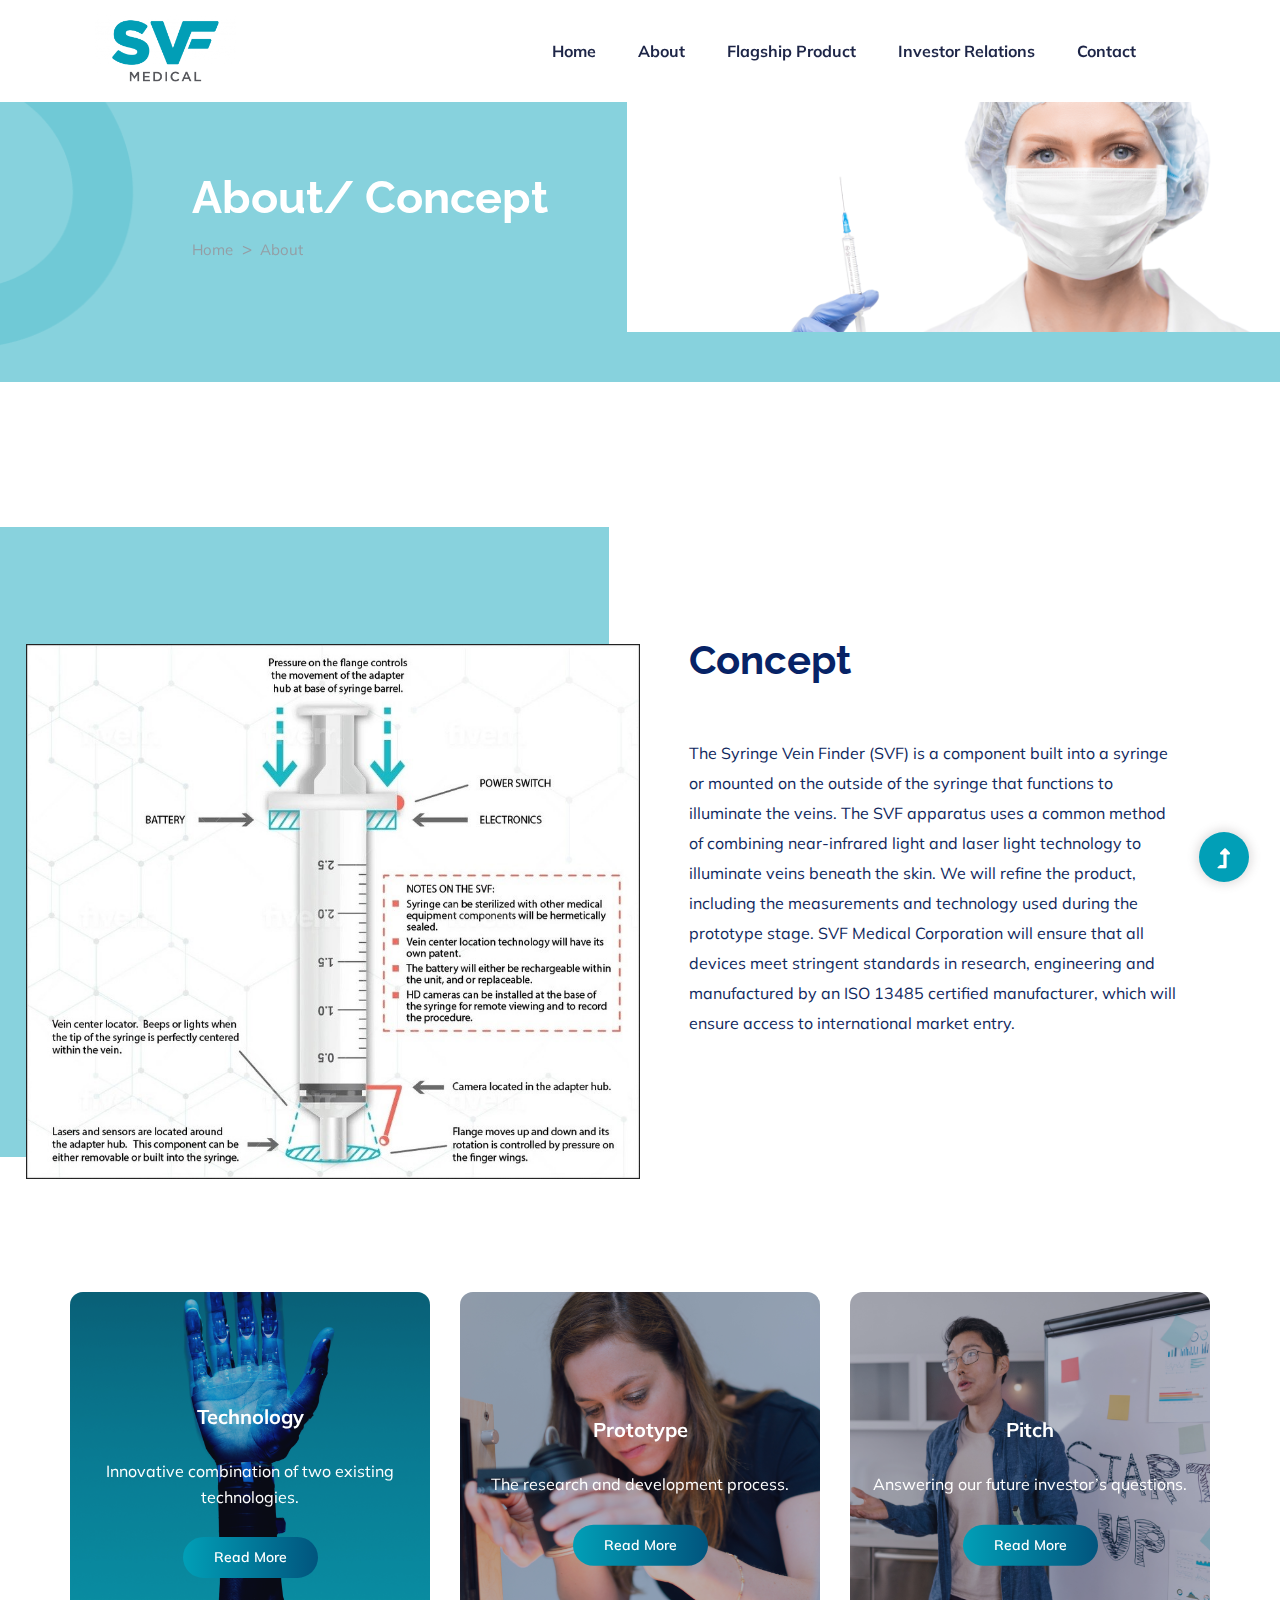
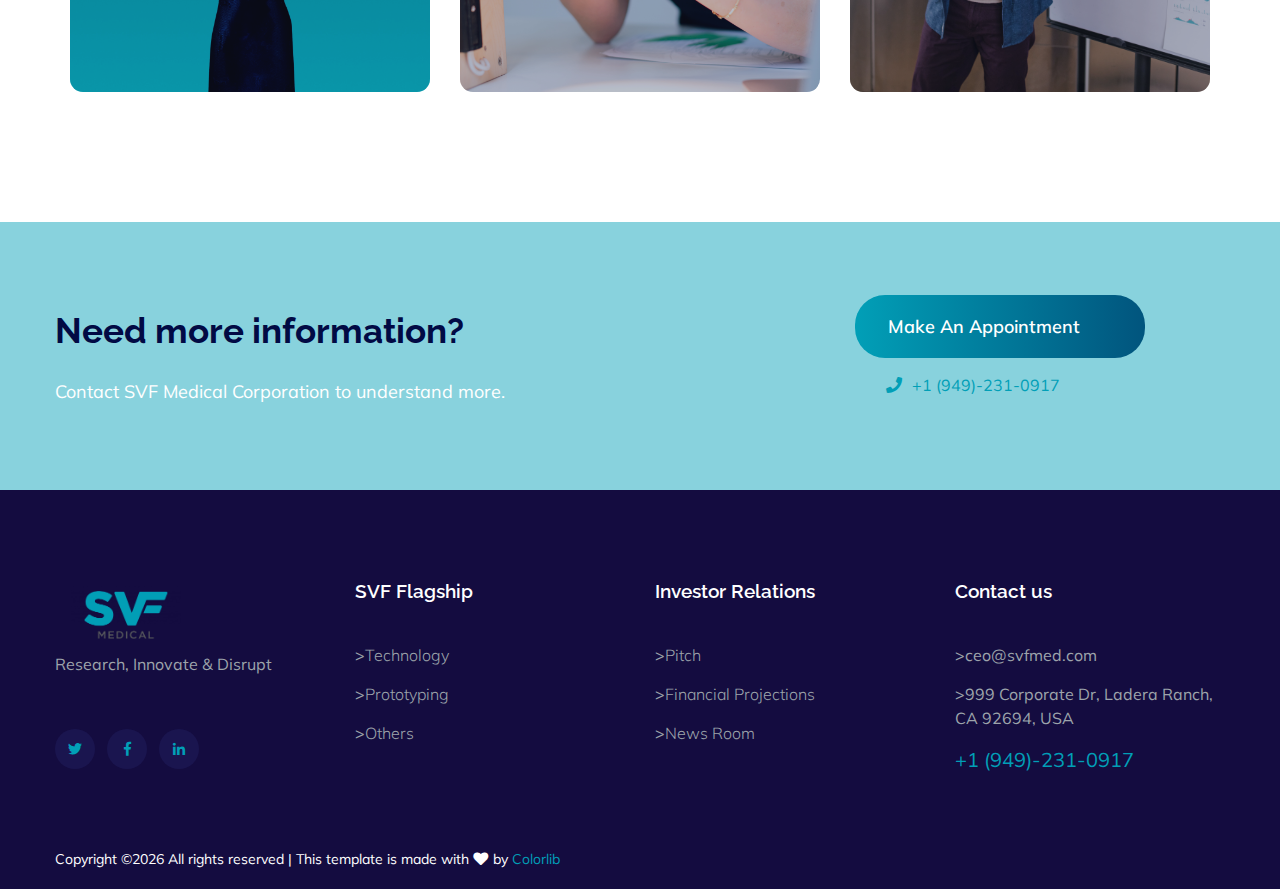
<file: about-concept.html>
<!doctype html>
<html class="no-js">
<head>
    <meta name="title" content="SVF Medical Corporation – Flagship Concept (Syringe Vein Finder)">
    <meta name="description" content="The Syringe Vein Finder (SVF) is a component built into a syringe or mounted on the outside of the syringe that functions to illuminate the veins.">
    <meta name="keywords" content="SVF, Syringe Vein Finder, Vein illuminate, Vein illuminating syringe">
    <meta name="robots" content="index, follow">
    <meta http-equiv="Content-Type" content="text/html; charset=utf-8">
    <meta name="language" content="English">
    <title>SVF Medical Corporation | Concept</title>

    <link rel="shortcut icon" type="image/x-icon" href="assets/img/SVF-01-1-1024x657.png">

    <!-- CSS here -->
    <link rel="stylesheet" href="assets/css/bootstrap.min.css">
    <link rel="stylesheet" href="assets/css/owl.carousel.min.css">
    <link rel="stylesheet" href="assets/css/slicknav.css">
    <link rel="stylesheet" href="assets/css/flaticon.css">
    <link rel="stylesheet" href="assets/css/progressbar_barfiller.css">
    <link rel="stylesheet" href="assets/css/animate.min.css">
    <link rel="stylesheet" href="assets/css/animated-headline.css">
    <link rel="stylesheet" href="assets/css/magnific-popup.css">
    <link rel="stylesheet" href="assets/css/fontawesome-all.min.css">
    <link rel="stylesheet" href="assets/css/themify-icons.css">
    <link rel="stylesheet" href="assets/css/slick.css">
    <link rel="stylesheet" href="assets/css/nice-select.css">
    <link rel="stylesheet" href="assets/css/style.css">
</head>
<body>
    <!-- ? Preloader Start -->
    <div id="preloader-active">
        <div class="preloader d-flex align-items-center justify-content-center">
            <div class="preloader-inner position-relative">
                <div class="preloader-circle"></div>
                <div class="preloader-img pere-text">
                    <img src="assets/img/SVF-01-1-1024x657.png" alt="">
                </div>
            </div>
        </div>
    </div> 
    <!-- Preloader Start-->
    <header>
        <!-- Header Start -->
        <div class="header-area header_area">
            <div class="main-header">
             <div class="header-bottom  header-sticky">
                <div class="container-fluid">
                    <div class="row align-items-center">
                        <!-- Logo -->
                        <div class="col-xl-2 col-lg-2 col-md-1">
                            <div class="logo">
                              <a href="index.html"><img src="assets/img/SVF-01-1-1024x657.png" alt=""></a>
                          </div>
                      </div>
                      <div class="col-xl-10 col-lg-10 col-md-8">
                         <div class="header-left  d-flex f-right align-items-center">
                            <!-- Main-menu -->
                            <div class="main-menu f-right d-none d-lg-block">
                                <nav> 
                                    <ul id="navigation">                                                                                                                                     
                                        <li><a href="index.html">Home</a></li>
                                        <li><a>About</a>
                                            <ul class="submenu">
                                                <li><a href="about-founder.html">Founder</a></li>
                                                <li><a href="about-concept.html">Concept</a></li>
                                                <li><a href="about-mission.html">Mission</a></li>
                                            </ul>
                                        </li>
                                        <li><a >Flagship Product</a>
                                            <ul class="submenu">
                                                <li><a href="technology.html">Technology</a></li>
                                                <li><a href="prototyping.html">Prototyping</a></li>
                                                <li><a href="others.html">Others</a></li>
                                            </ul>
                                        </li>
                                        <li><a>Investor Relations</a>
                                            <ul class="submenu">
                                                <li><a href="pitch.html">Pitch</a></li>
                                                <li><a href="financial-projections.html">Financial Projections</a></li>
                                                <li><a href="news-room.html">News Room</a>
                                                    <ul class="submenu">
                                                        <li><a href="pr1.html">PR1</a></li>
                                                        <li><a href="pr2.html">PR2</a></li>
                                                    </ul>
                                                </li>
                                            </ul>
                                        </li>
                                        <li><a href="contact.html">Contact</a></li>
                                    </ul>
                                </nav>
                            </div>
                            <!-- left Btn -->
                            <!-- <div class="header-right-btn f-right d-none d-lg-block  ml-30">
                                <a href="#" class="header-btn">Make an Appointment</a>
                            </div> -->
                        </div>
                    </div>             
                    <!-- Mobile Menu -->
                    <div class="col-12">
                        <div class="mobile_menu d-block d-lg-none"></div>
                    </div>
                </div>
            </div>
        </div>
    </div>
</div>
<!-- Header End -->
</header>
<main>
    <!--? slider Area Start-->
    <div class="slider-area slider-area2 slider-height2 position-relative" data-background="assets/img/bg.png">
        <div class="slider-active">
            <!-- Single Slider -->
            <div class="single-slider">
                <div class="slider-cap-wrapper">
                    <div class="hero-caption">
                        <h1 data-animation="fadeInLeft" data-delay=".4s">About/ Concept</h1>
                        <!-- breadcrumb Start-->
                        <nav aria-label="breadcrumb">
                            <ol class="breadcrumb">
                                <li class="breadcrumb-item"><a href="index.html">Home</a></li>
                                <li class="breadcrumb-item"><a href="#">about</a></li> 
                            </ol>
                        </nav>
                    </div>

                    <!-- breadcrumb End -->
                    <div class="hero-img">
                        <img src="./female-doctor-with-syringe-L6YJ9BF.png" style="height: 230px;" alt=""  data-animation="fadeInRight" data-transition-duration="5s">
                    </div>
                </div>
            </div>
        </div>

    </div>
    <!-- slider Area End-->
    <!--! About Area Start 01 -->
    <section class="about-area founder fix pt-top">
        <!--Right Contents  -->
        <div class="about-img" style="background-image: url(./conc.jpg);">
            
        </div>
        <!-- left Contents -->
        <div class="about-details">
            <div class="right-caption">
                <!-- Section Tittle -->
                <div class="section-tittle mb-50">
                    <h2>Concept</h2>
                </div>
                <div class="about-more">
                    <p>The Syringe Vein Finder (SVF) is a component built into a syringe or mounted on the outside of the syringe that functions to illuminate the veins. The SVF apparatus uses a common method of combining near-infrared light and laser light technology to illuminate veins beneath the skin. We will refine the product, including the measurements and technology used during the prototype stage.
                    SVF Medical Corporation will ensure that all devices meet stringent standards in research, engineering and manufactured by an ISO 13485 certified manufacturer, which will ensure access to international market entry.
                        
                    </p>
                    
                </div>
            </div>
        </div>
    </section>
    <!-- About Area End-->
    <section class="services-section section-padding30 fix">
        <div class="container">
            <div class="services-active">
                <div class="single-services section-over1 text-center">
                    <div class="services-img">
                        <img src="assets/img/Technology.jpg" alt="">
                        <div class="services-caption" style="top: 50%;">
                            <h3><a href="technology.html">Technology</a></h3>
                            <p>Innovative combination of two existing technologies.</p>
                            <a href="technology.html" class="btn btn3">Read More</a>
                        </div>
                    </div>
                </div>
                <div class="single-services section-over1 text-center">
                    <div class="services-img">
                        <img src="assets/img/Prototype.jpg" alt="">
                        <div class="services-caption" style="top: 50%;">
                            <h3><a href="prototyping.html">Prototype</a></h3>
                            <p>The research and development process.</p>
                            <a href="prototyping.html" class="btn btn3">Read More</a>
                        </div>
                    </div>
                </div>
                <div class="single-services section-over1 text-center">
                    <div class="services-img">
                        <img src="assets/img/Pitch.jpg" alt="">
                        <div class="services-caption" style="top: 50%;">
                            <h3><a href="pitch.html">Pitch</a></h3>
                            <p>Answering our future investor’s questions.</p>
                            <a href="pitch.html" class="btn btn3">Read More</a>
                        </div>
                    </div>
                </div>
            </div>
        </div>
    </section>
    
    <!-- Team Ara End -->
     <!--? Want To work -->
     <section class="wantToWork-area section-bg2">
        <div class="container">
            <div class="wants-wrapper w-padding2">
                <div class="row align-items-center justify-content-between">
                    <div class="col-xl-7 col-lg-7 col-md-12">
                        <div class="wantToWork-caption wantToWork-caption2">
                            <h2>Need more information? </h2>
                            <p>Contact SVF Medical Corporation to understand more. </p>
                        </div>
                    </div>
                    <div class="col-xl-4 col-lg-4 col-md-6">
                        <a href="contact.html" class="btn w-btn wantToWork-btn mr-20">Make an Appointment</a>
                        <a href="contact.html" class="btn2 w-btn wantToWork-btn"><i class="fas fa-phone"></i> +1 (949)-231-0917</a>
                    </div>
                </div>
            </div>
        </div>
    </section>
    <!-- Want To work End -->
</main>
<footer>
    <div class="footer-wrapper section-bg2">
        <!-- Footer Start-->
        <div class="footer-area footer-padding">
            <div class="container">
                <div class="row">
                    <div class="col-xl-3 col-lg-4 col-md-4 col-sm-6">
                        <div class="single-footer-caption mb-50">
                            <div class="single-footer-caption mb-30">
                                <!-- logo -->
                                <div class="footer-logo">
                                    <a href="index.html"><img src="assets/img/SVF-01-1-1024x657.png" alt=""></a>
                                </div>
                                <div class="footer-tittle">
                                    <div class="footer-pera">
                                        <p>Research, Innovate & Disrupt</p>
                                    </div>
                                </div>
                                <!-- social -->
                                <div class="footer-social">
                                    <a href="#"><i class="fab fa-twitter"></i></a>
                                    <a href="#"><i class="fab fa-facebook-f"></i></a>
                                    <a href="#"><i class="fab fa-linkedin-in"></i></a>
                                </div>
                            </div>
                        </div>
                    </div>
                    <div class="col-xl-3 col-lg-4 col-md-4 col-sm-6">
                        <div class="single-footer-caption mb-50">
                            <div class="footer-tittle">
                                <h4>SVF Flagship</h4>
                                <ul>
                                    <li class="footer-gray">><a href="technology.html">Technology</a></li>
                                    <li class="footer-gray">><a href="prototyping.html">Prototyping</a></li>
                                    <li class="footer-gray">><a href="others.html">Others</a></li>
                                </ul>
                            </div>
                        </div>
                    </div>
                    <div class="col-xl-3 col-lg-4 col-md-4 col-sm-6">
                        <div class="single-footer-caption mb-50">
                            <div class="footer-tittle">
                                <h4>Investor Relations</h4>
                                <ul>
                                    <li class="footer-gray">><a href="pitch.html">Pitch</a></li>
                                    <li class="footer-gray">><a href="financial-projections.html">Financial Projections</a></li>
                                    <li class="footer-gray">><a href="pr1.html">News Room</a></li>
                                </ul>
                            </div>
                        </div>
                    </div>
                    <div class="col-xl-3 col-lg-4 col-md-4 col-sm-6">
                        <div class="single-footer-caption mb-50">
                            <div class="footer-tittle">
                                <h4>Contact us</h4>
                                <ul>
                                    <li class="footer-gray">>ceo@svfmed.com</li>
                                    <li class="footer-gray">>999 Corporate Dr, Ladera Ranch, CA 92694, USA </li>
                                    <li class="footer-gray number">+1 (949)-231-0917</li>
                                </ul>
                            </div>
                        </div>
                    </div>
                </div>
            </div>
        </div>
        <!-- footer-bottom area -->
        <div class="footer-bottom-area">
            <div class="container">
                <div class="footer-border">
                    <div class="row align-items-center">
                        <div class="col-xl-12 ">
                            <div class="footer-copy-right">
                                <p><!-- Link back to Colorlib can't be removed. Template is licensed under CC BY 3.0. -->
                                  Copyright &copy;<script>document.write(new Date().getFullYear());</script> All rights reserved | This template is made with <i class="fa fa-heart" aria-hidden="true"></i> by <a href="https://colorlib.com" target="_blank">Colorlib</a>
                                  <!-- Link back to Colorlib can't be removed. Template is licensed under CC BY 3.0. --></p>
                              </div>
                          </div>
                      </div>
                  </div>
              </div>
          </div>
          <!-- Footer End-->
      </div>
  </footer>
  <!-- Scroll Up -->
  <div id="back-top" >
    <a title="Go to Top" href="#"> <i class="fas fa-level-up-alt"></i></a>
</div>

<!-- JS here -->

<script src="./assets/js/vendor/modernizr-3.5.0.min.js"></script>
<!-- Jquery, Popper, Bootstrap -->
<script src="./assets/js/vendor/jquery-1.12.4.min.js"></script>
<script src="./assets/js/popper.min.js"></script>
<script src="./assets/js/bootstrap.min.js"></script>
<!-- Jquery Mobile Menu -->
<script src="./assets/js/jquery.slicknav.min.js"></script>

<!-- Jquery Slick , Owl-Carousel Plugins -->
<script src="./assets/js/owl.carousel.min.js"></script>
<script src="./assets/js/slick.min.js"></script>
<!-- One Page, Animated-HeadLin -->
<script src="./assets/js/wow.min.js"></script>
<script src="./assets/js/animated.headline.js"></script>


<!-- Progress -->
<script src="./assets/js/jquery.barfiller.js"></script>

<!-- counter , waypoint,Hover Direction -->
<script src="./assets/js/hover-direction-snake.min.js"></script>

<!-- Jquery Plugins, main Jquery -->	
<script src="./assets/js/plugins.js"></script>
<script src="./assets/js/main.js"></script>
</body>
</html>
</file>
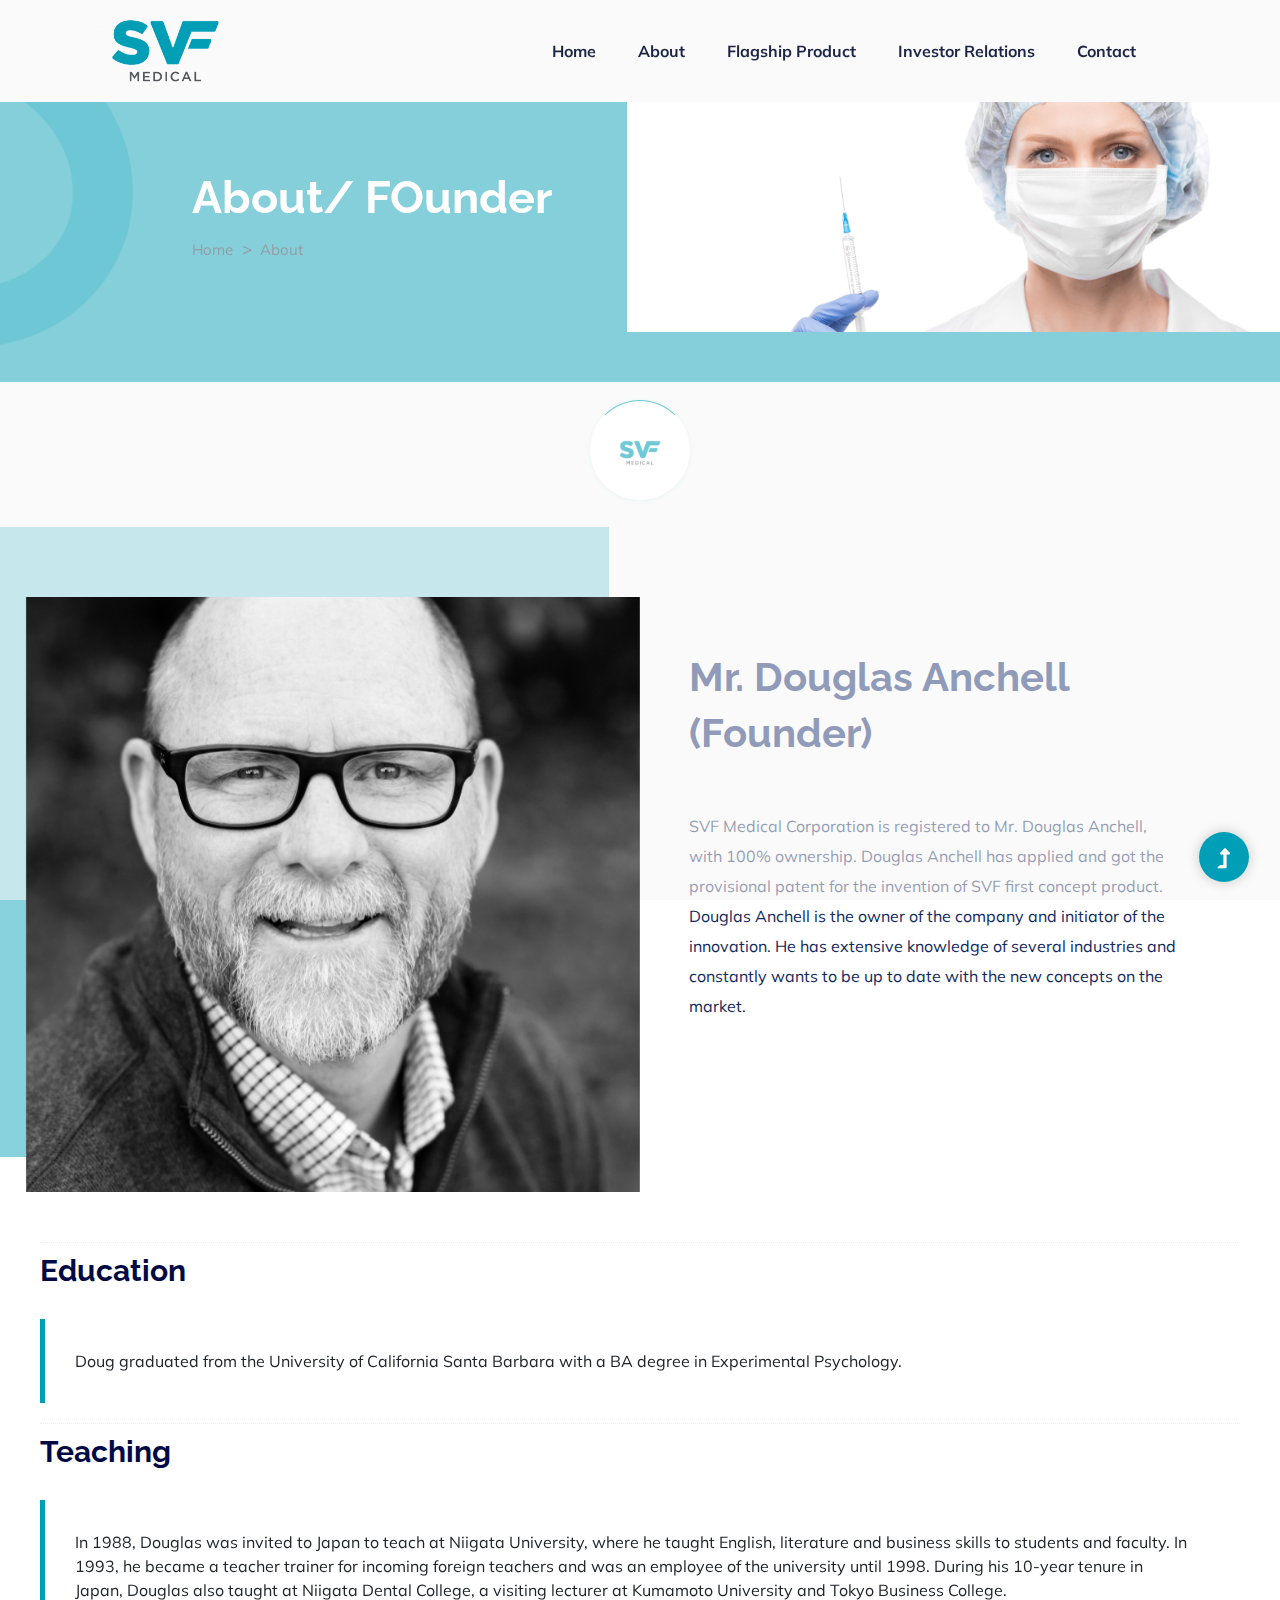
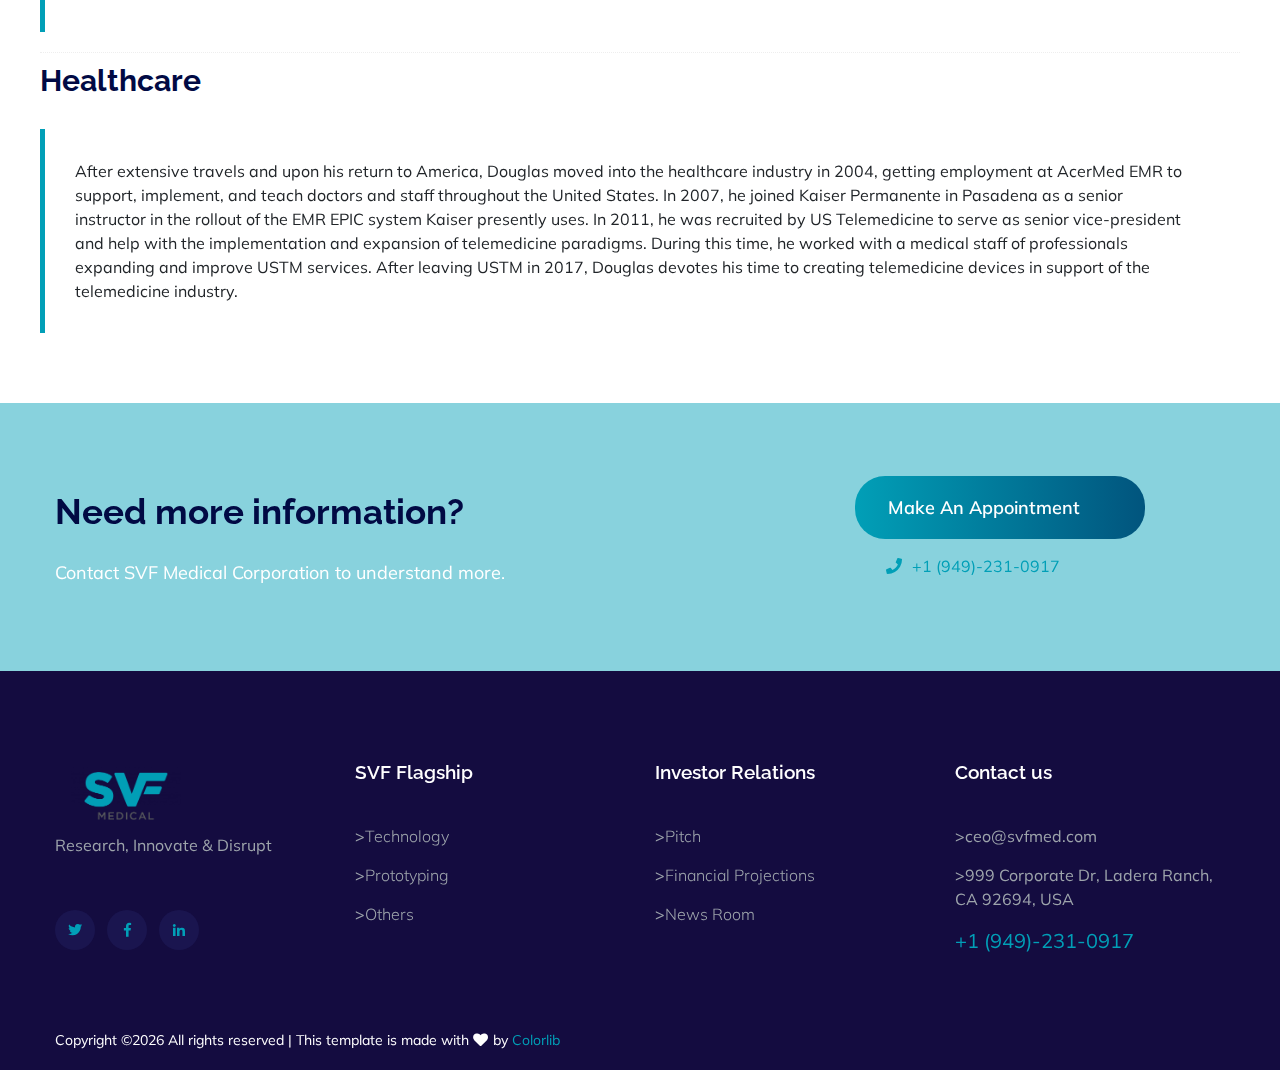
<file: about-founder.html>
<!doctype html>
<html class="no-js">
<head>
    <meta name="title" content="SVF Medical Corporation - Mr. Douglas Anchell (Founder)">
    <meta name="description" content="Douglas Anchell is the owner of the company and initiator of the innovation, Syringe Vein Finder (SVF).">
    <meta name="keywords" content="SVF, Syringe Vein Finder, Douglas Anchell">
    <meta name="robots" content="index, follow">
    <meta http-equiv="Content-Type" content="text/html; charset=utf-8">
    <meta name="language" content="English">
    <title>SVF Medical Corporation | Founder</title>
    <link rel="shortcut icon" type="image/x-icon" href="assets/img/SVF-01-1-1024x657.png">

    <!-- CSS here -->
    <link rel="stylesheet" href="assets/css/bootstrap.min.css">
    <link rel="stylesheet" href="assets/css/owl.carousel.min.css">
    <link rel="stylesheet" href="assets/css/slicknav.css">
    <link rel="stylesheet" href="assets/css/flaticon.css">
    <link rel="stylesheet" href="assets/css/progressbar_barfiller.css">
    <link rel="stylesheet" href="assets/css/animate.min.css">
    <link rel="stylesheet" href="assets/css/animated-headline.css">
    <link rel="stylesheet" href="assets/css/magnific-popup.css">
    <link rel="stylesheet" href="assets/css/fontawesome-all.min.css">
    <link rel="stylesheet" href="assets/css/themify-icons.css">
    <link rel="stylesheet" href="assets/css/slick.css">
    <link rel="stylesheet" href="assets/css/nice-select.css">
    <link rel="stylesheet" href="assets/css/style.css">
</head>
<body>
    <!-- ? Preloader Start -->
    <div id="preloader-active">
        <div class="preloader d-flex align-items-center justify-content-center">
            <div class="preloader-inner position-relative">
                <div class="preloader-circle"></div>
                <div class="preloader-img pere-text">
                    <img src="assets/img/SVF-01-1-1024x657.png" alt="">
                </div>
            </div>
        </div>
    </div> 
    <!-- Preloader Start-->
    <header>
        <!-- Header Start -->
        <div class="header-area header_area">
            <div class="main-header">
             <div class="header-bottom  header-sticky">
                <div class="container-fluid">
                    <div class="row align-items-center">
                        <!-- Logo -->
                        <div class="col-xl-2 col-lg-2 col-md-1">
                            <div class="logo">
                              <a href="index.html"><img src="assets/img/SVF-01-1-1024x657.png" alt=""></a>
                          </div>
                      </div>
                      <div class="col-xl-10 col-lg-10 col-md-8">
                         <div class="header-left  d-flex f-right align-items-center">
                            <!-- Main-menu -->
                            <div class="main-menu f-right d-none d-lg-block">
                                <nav> 
                                    <ul id="navigation">                                                                                                                                     
                                        <li><a href="index.html">Home</a></li>
                                        <li><a>About</a>
                                            <ul class="submenu">
                                                <li><a href="about-founder.html">Founder</a></li>
                                                <li><a href="about-concept.html">Concept</a></li>
                                                <li><a href="about-mission.html">Mission</a></li>
                                            </ul>
                                        </li>
                                        <li><a >Flagship Product</a>
                                            <ul class="submenu">
                                                <li><a href="technology.html">Technology</a></li>
                                                <li><a href="prototyping.html">Prototyping</a></li>
                                                <li><a href="others.html">Others</a></li>
                                            </ul>
                                        </li>
                                        <li><a>Investor Relations</a>
                                            <ul class="submenu">
                                                <li><a href="pitch.html">Pitch</a></li>
                                                <li><a href="financial-projections.html">Financial Projections</a></li>
                                                <li><a href="news-room.html">News Room</a>
                                                    <ul class="submenu">
                                                        <li><a href="pr1.html">PR1</a></li>
                                                        <li><a href="pr2.html">PR2</a></li>
                                                    </ul>
                                                </li>
                                            </ul>
                                        </li>
                                        <li><a href="contact.html">Contact</a></li>
                                    </ul>
                                </nav>
                            </div>
                            <!-- left Btn -->
                            <!-- <div class="header-right-btn f-right d-none d-lg-block  ml-30">
                                <a href="#" class="header-btn">Make an Appointment</a>
                            </div> -->
                        </div>
                    </div>             
                    <!-- Mobile Menu -->
                    <div class="col-12">
                        <div class="mobile_menu d-block d-lg-none"></div>
                    </div>
                </div>
            </div>
        </div>
    </div>
</div>
<!-- Header End -->
</header>
<main>
    <!--? slider Area Start-->
    <div class="slider-area slider-area2 slider-height2 position-relative" data-background="assets/img/bg.png">
        <div class="slider-active">
            <!-- Single Slider -->
            <div class="single-slider">
                <div class="slider-cap-wrapper">
                    <div class="hero-caption">
                        <h1 data-animation="fadeInLeft" data-delay=".4s">About/ FOunder</h1>
                        <!-- breadcrumb Start-->
                        <nav aria-label="breadcrumb">
                            <ol class="breadcrumb">
                                <li class="breadcrumb-item"><a href="index.html">Home</a></li>
                                <li class="breadcrumb-item"><a href="#">about</a></li> 
                            </ol>
                        </nav>
                    </div>

                    <!-- breadcrumb End -->
                    <div class="hero-img">
                        <img src="./female-doctor-with-syringe-L6YJ9BF.png" style="height: 230px;" alt=""  data-animation="fadeInRight" data-transition-duration="5s">
                    </div>
                </div>
            </div>
        </div>

    </div>
    <!-- slider Area End-->
    <!--! About Area Start 01 -->
    <section class="about-area founder fix pt-top">
        <!--Right Contents  -->
        <div class="about-img" style="background-image: url(./assets/img/robert-godwin-cdksyTqEXzo-unsplash.jpg);background-size: cover;">
            
        </div>
        <!-- left Contents -->
        <div class="about-details">
            <div class="right-caption">
                <!-- Section Tittle -->
                <div class="section-tittle mb-50">
                    <h2>Mr. Douglas Anchell<br>(Founder)</h2>
                </div>
                <div class="about-more">
                    <p>SVF Medical Corporation is registered to Mr. Douglas Anchell, with 100% ownership. Douglas Anchell has applied and got the provisional patent for the invention of SVF first concept product.
                        Douglas Anchell is the owner of the company and initiator of the innovation. He has extensive knowledge of several industries and constantly wants to be up to date with the new concepts on the market.
                    </p>
                    
                </div>
            </div>
        </div>
    </section>
    <!-- About Area End-->
    <div class="mt-50 mb-50 quote">
        <div class="section-top-border container">
            <h2 class="mb-30 font-weight-bold">Education</h2>
            <div class="row">
                <div class="col-lg-12">
                    <blockquote class="generic-blockquote">
                        Doug graduated from the University of California Santa Barbara with a BA degree in Experimental Psychology.
                    </blockquote>
                </div>
            </div>
        </div>
        <div class="section-top-border container">
            <h2 class="mb-30 font-weight-bold">Teaching</h2>
            <div class="row">
                <div class="col-lg-12">
                    <blockquote class="generic-blockquote">
                        In 1988, Douglas was invited to Japan to teach at Niigata University, where he taught English, literature and business skills to students and faculty. In 1993, he became a teacher trainer for incoming foreign teachers and was an employee of the university until 1998. During his 10-year tenure in Japan, Douglas also taught at Niigata Dental College, a visiting lecturer at Kumamoto University and Tokyo Business College.
                    </blockquote>
                </div>
            </div>
        </div>
        <div class="section-top-border container">
            <h2 class="mb-30 font-weight-bold">Healthcare</h2>
            <div class="row">
                <div class="col-lg-12">
                    <blockquote class="generic-blockquote">
                        After extensive travels and upon his return to America, Douglas moved into the healthcare industry in 2004, getting employment at AcerMed EMR to support, implement, and teach doctors and staff throughout the United States.
                        In 2007, he joined Kaiser Permanente in Pasadena as a senior instructor in the rollout of the EMR EPIC system Kaiser presently uses.
                        In 2011, he was recruited by US Telemedicine to serve as senior vice-president and help with the implementation and expansion of telemedicine paradigms. During this time, he worked with a medical staff of professionals expanding and improve USTM services.
                        After leaving USTM in 2017, Douglas devotes his time to creating telemedicine devices in support of the telemedicine industry.
    
                    </blockquote>
                </div>
            </div>
        </div>
    </div>
    
    <!-- Team Ara End -->
     <!--? Want To work -->
     <section class="wantToWork-area section-bg2">
        <div class="container">
            <div class="wants-wrapper w-padding2">
                <div class="row align-items-center justify-content-between">
                    <div class="col-xl-7 col-lg-7 col-md-12">
                        <div class="wantToWork-caption wantToWork-caption2">
                            <h2>Need more information? </h2>
                            <p>Contact SVF Medical Corporation to understand more. </p>
                        </div>
                    </div>
                    <div class="col-xl-4 col-lg-4 col-md-6">
                        <a href="contact.html" class="btn w-btn wantToWork-btn mr-20">Make an Appointment</a>
                        <a href="contact.html" class="btn2 w-btn wantToWork-btn"><i class="fas fa-phone"></i> +1 (949)-231-0917</a>
                    </div>
                </div>
            </div>
        </div>
    </section>
    <!-- Want To work End -->
</main>
<footer>
    <div class="footer-wrapper section-bg2">
        <!-- Footer Start-->
        <div class="footer-area footer-padding">
            <div class="container">
                <div class="row">
                    <div class="col-xl-3 col-lg-4 col-md-4 col-sm-6">
                        <div class="single-footer-caption mb-50">
                            <div class="single-footer-caption mb-30">
                                <!-- logo -->
                                <div class="footer-logo">
                                    <a href="index.html"><img src="assets/img/SVF-01-1-1024x657.png" alt=""></a>
                                </div>
                                <div class="footer-tittle">
                                    <div class="footer-pera">
                                        <p>Research, Innovate & Disrupt</p>
                                    </div>
                                </div>
                                <!-- social -->
                                <div class="footer-social">
                                    <a href="#"><i class="fab fa-twitter"></i></a>
                                    <a href="#"><i class="fab fa-facebook-f"></i></a>
                                    <a href="#"><i class="fab fa-linkedin-in"></i></a>
                                </div>
                            </div>
                        </div>
                    </div>
                    <div class="col-xl-3 col-lg-4 col-md-4 col-sm-6">
                        <div class="single-footer-caption mb-50">
                            <div class="footer-tittle">
                                <h4>SVF Flagship</h4>
                                <ul>
                                    <li class="footer-gray">><a href="technology.html">Technology</a></li>
                                    <li class="footer-gray">><a href="prototyping.html">Prototyping</a></li>
                                    <li class="footer-gray">><a href="others.html">Others</a></li>
                                </ul>
                            </div>
                        </div>
                    </div>
                    <div class="col-xl-3 col-lg-4 col-md-4 col-sm-6">
                        <div class="single-footer-caption mb-50">
                            <div class="footer-tittle">
                                <h4>Investor Relations</h4>
                                <ul>
                                    <li class="footer-gray">><a href="pitch.html">Pitch</a></li>
                                    <li class="footer-gray">><a href="financial-projections.html">Financial Projections</a></li>
                                    <li class="footer-gray">><a href="pr1.html">News Room</a></li>
                                </ul>
                            </div>
                        </div>
                    </div>
                    <div class="col-xl-3 col-lg-4 col-md-4 col-sm-6">
                        <div class="single-footer-caption mb-50">
                            <div class="footer-tittle">
                                <h4>Contact us</h4>
                                <ul>
                                    <li class="footer-gray">>ceo@svfmed.com</li>
                                    <li class="footer-gray">>999 Corporate Dr, Ladera Ranch, CA 92694, USA </li>
                                    <li class="footer-gray number">+1 (949)-231-0917</li>
                                </ul>
                            </div>
                        </div>
                    </div>
                </div>
            </div>
        </div>
        <!-- footer-bottom area -->
        <div class="footer-bottom-area">
            <div class="container">
                <div class="footer-border">
                    <div class="row align-items-center">
                        <div class="col-xl-12 ">
                            <div class="footer-copy-right">
                                <p><!-- Link back to Colorlib can't be removed. Template is licensed under CC BY 3.0. -->
                                  Copyright &copy;<script>document.write(new Date().getFullYear());</script> All rights reserved | This template is made with <i class="fa fa-heart" aria-hidden="true"></i> by <a href="https://colorlib.com" target="_blank">Colorlib</a>
                                  <!-- Link back to Colorlib can't be removed. Template is licensed under CC BY 3.0. --></p>
                              </div>
                          </div>
                      </div>
                  </div>
              </div>
          </div>
          <!-- Footer End-->
      </div>
  </footer>
  <!-- Scroll Up -->
  <div id="back-top" >
    <a title="Go to Top" href="#"> <i class="fas fa-level-up-alt"></i></a>
</div>

<!-- JS here -->

<script src="./assets/js/vendor/modernizr-3.5.0.min.js"></script>
<!-- Jquery, Popper, Bootstrap -->
<script src="./assets/js/vendor/jquery-1.12.4.min.js"></script>
<script src="./assets/js/popper.min.js"></script>
<script src="./assets/js/bootstrap.min.js"></script>
<!-- Jquery Mobile Menu -->
<script src="./assets/js/jquery.slicknav.min.js"></script>

<!-- Jquery Slick , Owl-Carousel Plugins -->
<script src="./assets/js/owl.carousel.min.js"></script>
<script src="./assets/js/slick.min.js"></script>
<!-- One Page, Animated-HeadLin -->
<script src="./assets/js/wow.min.js"></script>
<script src="./assets/js/animated.headline.js"></script>


<!-- Progress -->
<script src="./assets/js/jquery.barfiller.js"></script>

<!-- counter , waypoint,Hover Direction -->
<script src="./assets/js/hover-direction-snake.min.js"></script>

<!-- Jquery Plugins, main Jquery -->	
<script src="./assets/js/plugins.js"></script>
<script src="./assets/js/main.js"></script>
</body>
</html>
</file>
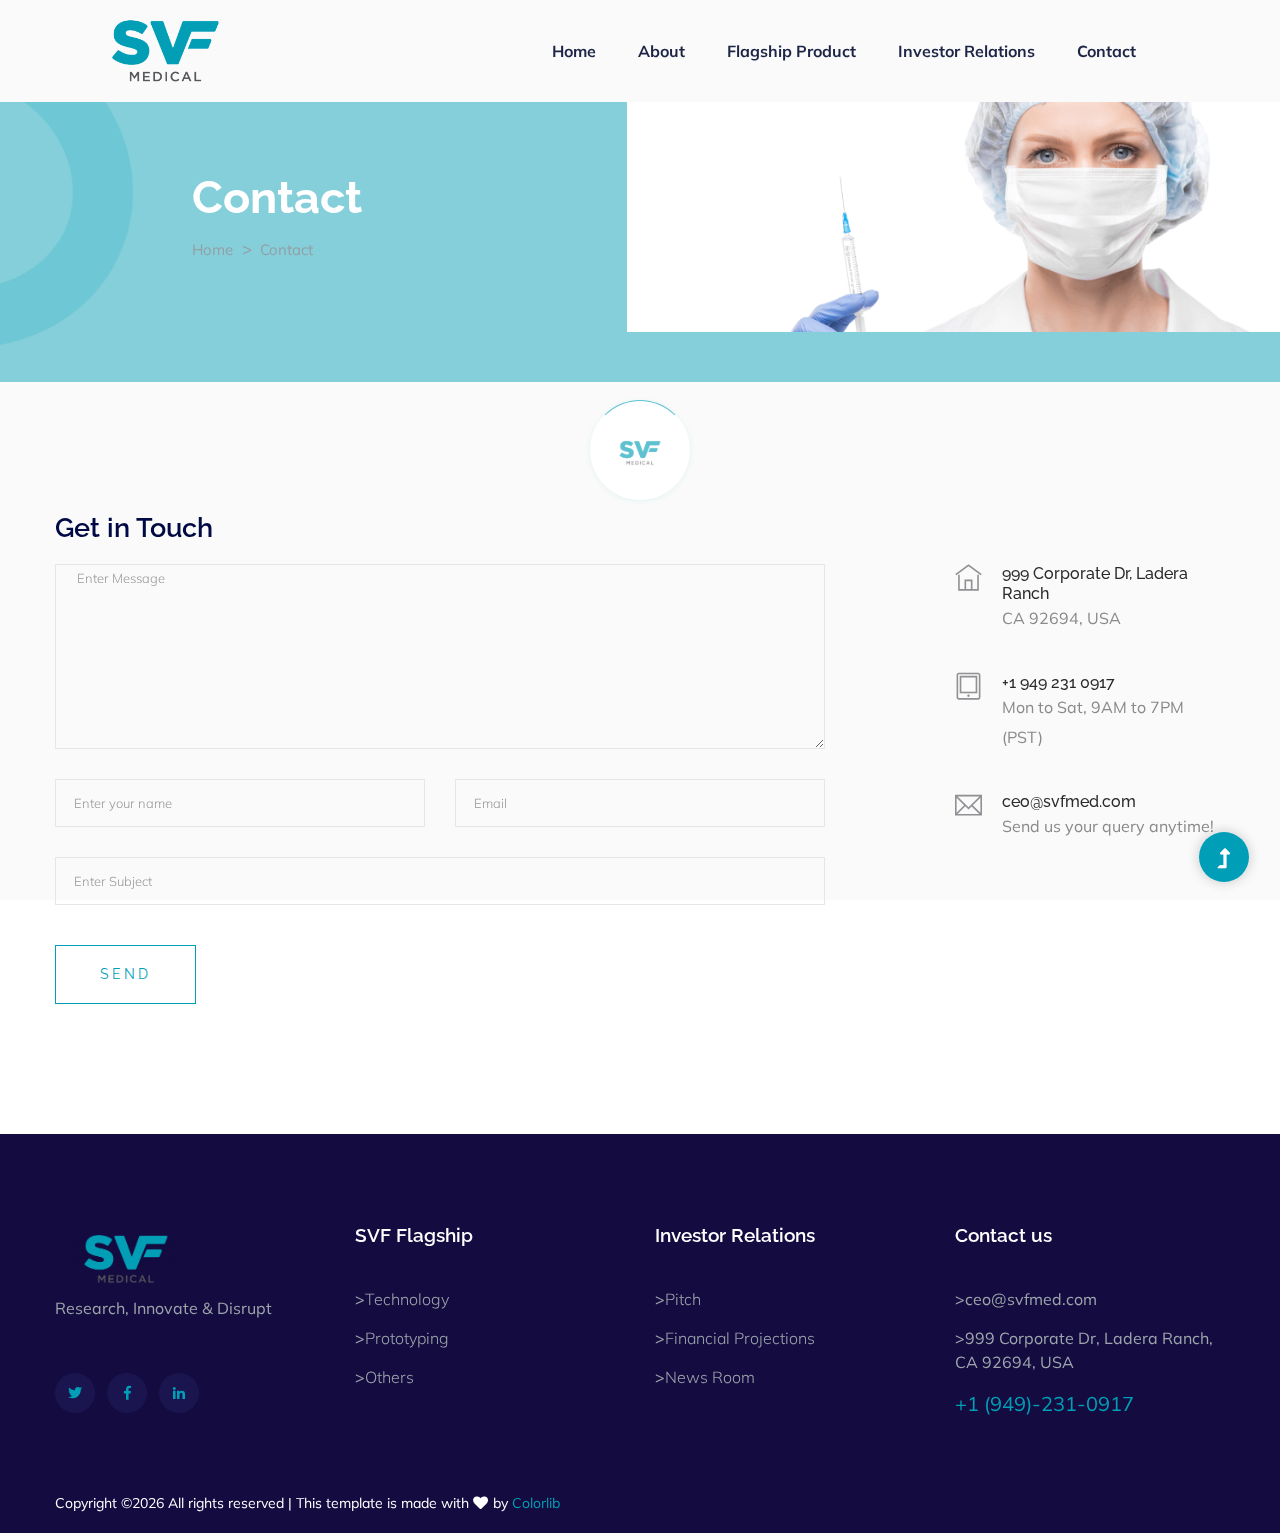
<file: contact.html>
<!doctype html>
<html class="no-js" lang="zxx">
<head>
    <meta name="title" content="SVF Medical Corporation – Contact Us">
    <meta name="description" content=" SVF Medical Corporation welcomes all queries from potential investors">
    <meta name="keywords" content="SVF, Syringe Vein Finder, Investment">
    <meta name="robots" content="index, follow">
    <meta http-equiv="Content-Type" content="text/html; charset=utf-8">
    <meta name="language" content="English">
    
    <title>SVF Medical Corporation | Contact</title>
    <link rel="shortcut icon" type="image/x-icon" href="assets/img/SVF-01-1-1024x657.png">

    <!-- CSS here -->
    <link rel="stylesheet" href="assets/css/bootstrap.min.css">
    <link rel="stylesheet" href="assets/css/owl.carousel.min.css">
    <link rel="stylesheet" href="assets/css/slicknav.css">
    <link rel="stylesheet" href="assets/css/flaticon.css">
    <link rel="stylesheet" href="assets/css/progressbar_barfiller.css">
    <link rel="stylesheet" href="assets/css/animate.min.css">
    <link rel="stylesheet" href="assets/css/animated-headline.css">
    <link rel="stylesheet" href="assets/css/fontawesome-all.min.css">
    <link rel="stylesheet" href="assets/css/themify-icons.css">
    <link rel="stylesheet" href="assets/css/slick.css">
    <link rel="stylesheet" href="assets/css/nice-select.css">
    <link rel="stylesheet" href="assets/css/style.css">
</head>
<body>
     <!-- ? Preloader Start -->
     <div id="preloader-active">
        <div class="preloader d-flex align-items-center justify-content-center">
            <div class="preloader-inner position-relative">
                <div class="preloader-circle"></div>
                <div class="preloader-img pere-text">
                    <img src="assets/img/SVF-01-1-1024x657.png" alt="">
                </div>
            </div>
        </div>
    </div> 
    <!-- Preloader Start-->
    <header>
        <!-- Header Start -->
        <div class="header-area header_area">
            <div class="main-header">
             <div class="header-bottom  header-sticky">
                <div class="container-fluid">
                    <div class="row align-items-center">
                        <!-- Logo -->
                        <div class="col-xl-2 col-lg-2 col-md-1">
                            <div class="logo">
                              <a href="index.html"><img src="assets/img/SVF-01-1-1024x657.png" alt=""></a>
                          </div>
                      </div>
                      <div class="col-xl-10 col-lg-10 col-md-8">
                         <div class="header-left  d-flex f-right align-items-center">
                            <!-- Main-menu -->
                            <div class="main-menu f-right d-none d-lg-block">
                                <nav> 
                                    <ul id="navigation">                                                                                                                                     
                                        <li><a href="index.html">Home</a></li>
                                        <li><a>About</a>
                                            <ul class="submenu">
                                                <li><a href="about-founder.html">Founder</a></li>
                                                <li><a href="about-concept.html">Concept</a></li>
                                                <li><a href="about-mission.html">Mission</a></li>
                                            </ul>
                                        </li>
                                        <li><a >Flagship Product</a>
                                            <ul class="submenu">
                                                <li><a href="technology.html">Technology</a></li>
                                                <li><a href="prototyping.html">Prototyping</a></li>
                                                <li><a href="others.html">Others</a></li>
                                            </ul>
                                        </li>
                                        <li><a>Investor Relations</a>
                                            <ul class="submenu">
                                                <li><a href="pitch.html">Pitch</a></li>
                                                <li><a href="financial-projections.html">Financial Projections</a></li>
                                                <li><a>New Rooms</a>
                                                    <ul class="submenu">
                                                        <li><a href="pr1.html">PR1</a></li>
                                                        <li><a href="pr2.html">PR2</a></li>
                                                    </ul>
                                                </li>
                                            </ul>
                                        </li>
                                        <li><a href="contact.html">Contact</a></li>
                                    </ul>
                                </nav>
                            </div>
                            <!-- left Btn -->
                            <!-- <div class="header-right-btn f-right d-none d-lg-block  ml-30">
                                <a href="#" class="header-btn">Make an Appointment</a>
                            </div> -->
                        </div>
                    </div>             
                    <!-- Mobile Menu -->
                    <div class="col-12">
                        <div class="mobile_menu d-block d-lg-none"></div>
                    </div>
                </div>
            </div>
        </div>
    </div>
</div>
<!-- Header End -->
</header>
<main>
    <!--? slider Area Start-->
    <div class="slider-area slider-area2 slider-height2 position-relative" data-background="assets/img/bg.png">
        <div class="slider-active">
            <!-- Single Slider -->
            <div class="single-slider">
                <div class="slider-cap-wrapper">
                    <div class="hero-caption">
                        <h1 data-animation="fadeInLeft" data-delay=".4s">Contact</h1>
                        <!-- breadcrumb Start-->
                        <nav aria-label="breadcrumb">
                            <ol class="breadcrumb">
                                <li class="breadcrumb-item"><a href="index.html">Home</a></li>
                                <li class="breadcrumb-item"><a href="#">Contact</a></li> 
                            </ol>
                        </nav>
                    </div>

                    <!-- breadcrumb End -->
                    <div class="hero-img">
                        <img src="./female-doctor-with-syringe-L6YJ9BF.png" style="height: 230px;" alt=""  data-animation="fadeInRight" data-transition-duration="5s">
                    </div>
                </div>
            </div>
        </div>

    </div>
    <!-- slider Area End-->
    <!--?  Contact Area start  -->
    <section class="contact-section">
        <div class="container">
            <div class="row">
                <div class="col-12">
                    <h2 class="contact-title">Get in Touch</h2>
                </div>
                <div class="col-lg-8">
                    <form class="form-contact contact_form" action="contact.php" method="POST" id="contactForm" novalidate="novalidate">
                        <div class="row">
                            <div class="col-12">
                                <div class="form-group">
                                    <textarea class="form-control w-100" name="message" id="message" cols="30" rows="9" onfocus="this.placeholder = ''" onblur="this.placeholder = 'Enter Message'" placeholder=" Enter Message"></textarea>
                                </div>
                            </div>
                            <div class="col-sm-6">
                                <div class="form-group">
                                    <input class="form-control valid" name="name" id="name" type="text" onfocus="this.placeholder = ''" onblur="this.placeholder = 'Enter your name'" placeholder="Enter your name">
                                </div>
                            </div>
                            <div class="col-sm-6">
                                <div class="form-group">
                                    <input class="form-control valid" name="email" id="email" type="email" onfocus="this.placeholder = ''" onblur="this.placeholder = 'Enter email address'" placeholder="Email">
                                </div>
                            </div>
                            <div class="col-12">
                                <div class="form-group">
                                    <input class="form-control" name="subject" id="subject" type="text" onfocus="this.placeholder = ''" onblur="this.placeholder = 'Enter Subject'" placeholder="Enter Subject">
                                </div>
                            </div>
                        </div>
                        <div class="form-group mt-3">
                            <button type="submit" id="submit-btn" class="button button-contactForm boxed-btn">Send</button>
                        </div>
                    </form>
                </div>
                <div class="col-lg-3 offset-lg-1">
                    <div class="media contact-info">
                        <span class="contact-info__icon"><i class="ti-home"></i></span>
                        <div class="media-body">
                            <h3>999 Corporate Dr, Ladera Ranch</h3>
                            <p>CA 92694, USA</p>
                        </div>
                    </div>
                    <div class="media contact-info">
                        <span class="contact-info__icon"><i class="ti-tablet"></i></span>
                        <div class="media-body">
                            <h3>+1 949 231 0917</h3>
                            <p>Mon to Sat, 9AM to 7PM (PST)</p>
                        </div>
                    </div>
                    <div class="media contact-info">
                        <span class="contact-info__icon"><i class="ti-email"></i></span>
                        <div class="media-body">
                            <h3>ceo@svfmed.com</h3>
                            <p>Send us your query anytime!</p>
                        </div>
                    </div>
                </div>
            </div>
        </div>
    </section>
    <!-- Contact Area End -->
</main>
<footer>
    <div class="footer-wrapper section-bg2">
        <!-- Footer Start-->
        <div class="footer-area footer-padding">
            <div class="container">
                <div class="row">
                    <div class="col-xl-3 col-lg-4 col-md-4 col-sm-6">
                        <div class="single-footer-caption mb-50">
                            <div class="single-footer-caption mb-30">
                                <!-- logo -->
                                <div class="footer-logo">
                                    <a href="index.html"><img src="assets/img/SVF-01-1-1024x657.png" alt=""></a>
                                </div>
                                <div class="footer-tittle">
                                    <div class="footer-pera">
                                        <p>Research, Innovate & Disrupt</p>
                                    </div>
                                </div>
                                <!-- social -->
                                <div class="footer-social">
                                    <a href="#"><i class="fab fa-twitter"></i></a>
                                    <a href="#"><i class="fab fa-facebook-f"></i></a>
                                    <a href="#"><i class="fab fa-linkedin-in"></i></a>
                                </div>
                            </div>
                        </div>
                    </div>
                    <div class="col-xl-3 col-lg-4 col-md-4 col-sm-6">
                        <div class="single-footer-caption mb-50">
                            <div class="footer-tittle">
                                <h4>SVF Flagship</h4>
                                <ul>
                                    <li class="footer-gray">><a href="technology.html">Technology</a></li>
                                    <li class="footer-gray">><a href="prototyping.html">Prototyping</a></li>
                                    <li class="footer-gray">><a href="others.html">Others</a></li>
                                </ul>
                            </div>
                        </div>
                    </div>
                    <div class="col-xl-3 col-lg-4 col-md-4 col-sm-6">
                        <div class="single-footer-caption mb-50">
                            <div class="footer-tittle">
                                <h4>Investor Relations</h4>
                                <ul>
                                    <li class="footer-gray">><a href="pitch.html">Pitch</a></li>
                                    <li class="footer-gray">><a href="financial-projections.html">Financial Projections</a></li>
                                    <li class="footer-gray">><a href="pr1.html">News Room</a></li>
                                </ul>
                            </div>
                        </div>
                    </div>
                    <div class="col-xl-3 col-lg-4 col-md-4 col-sm-6">
                        <div class="single-footer-caption mb-50">
                            <div class="footer-tittle">
                                <h4>Contact us</h4>
                                <ul>
                                    <li class="footer-gray">>ceo@svfmed.com</li>
                                    <li class="footer-gray">>999 Corporate Dr, Ladera Ranch, CA 92694, USA </li>
                                    <li class="footer-gray number">+1 (949)-231-0917</li>
                                </ul>
                            </div>
                        </div>
                    </div>
                </div>
            </div>
        </div>
        <!-- footer-bottom area -->
        <div class="footer-bottom-area">
            <div class="container">
                <div class="footer-border">
                    <div class="row align-items-center">
                        <div class="col-xl-12 ">
                            <div class="footer-copy-right">
                                <p><!-- Link back to Colorlib can't be removed. Template is licensed under CC BY 3.0. -->
                                  Copyright &copy;<script>document.write(new Date().getFullYear());</script> All rights reserved | This template is made with <i class="fa fa-heart" aria-hidden="true"></i> by <a href="https://colorlib.com" target="_blank">Colorlib</a>
                                  <!-- Link back to Colorlib can't be removed. Template is licensed under CC BY 3.0. --></p>
                              </div>
                          </div>
                      </div>
                  </div>
              </div>
          </div>
          <!-- Footer End-->
      </div>
  </footer>
  <!-- Scroll Up -->
  <div id="back-top" >
    <a title="Go to Top" href="#"> <i class="fas fa-level-up-alt"></i></a>
</div>
<!-- JS here -->

<script src="./assets/js/vendor/modernizr-3.5.0.min.js"></script>
<!-- Jquery, Popper, Bootstrap -->
<script src="./assets/js/vendor/jquery-1.12.4.min.js"></script>
<script src="./assets/js/popper.min.js"></script>
<script src="./assets/js/bootstrap.min.js"></script>
<!-- Jquery Mobile Menu -->
<script src="./assets/js/jquery.slicknav.min.js"></script>

<!-- Jquery Slick , Owl-Carousel Plugins -->
<script src="./assets/js/owl.carousel.min.js"></script>
<script src="./assets/js/slick.min.js"></script>
<!-- One Page, Animated-HeadLin -->
<script src="./assets/js/wow.min.js"></script>
<script src="./assets/js/animated.headline.js"></script>
<script src="./assets/js/jquery.magnific-popup.js"></script>

<!-- Date Picker -->
<script src="./assets/js/gijgo.min.js"></script>
<!-- Nice-select, sticky -->
<script src="./assets/js/jquery.nice-select.min.js"></script>
<script src="./assets/js/jquery.sticky.js"></script>

<!-- counter , waypoint,Hover Direction -->
<script src="./assets/js/jquery.counterup.min.js"></script>
<script src="./assets/js/waypoints.min.js"></script>
<script src="./assets/js/jquery.countdown.min.js"></script>
<script src="./assets/js/hover-direction-snake.min.js"></script>

<!-- contact js -->
<script src="./assets/js/contact.js"></script>
<script src="./assets/js/jquery.form.js"></script>
<script src="./assets/js/jquery.validate.min.js"></script>
<script src="./assets/js/mail-script.js"></script>
<script src="./assets/js/jquery.ajaxchimp.min.js"></script>

<!-- Jquery Plugins, main Jquery -->	
<script src="./assets/js/plugins.js"></script>
<script src="./assets/js/main.js"></script>

</body>
</html>
</file>
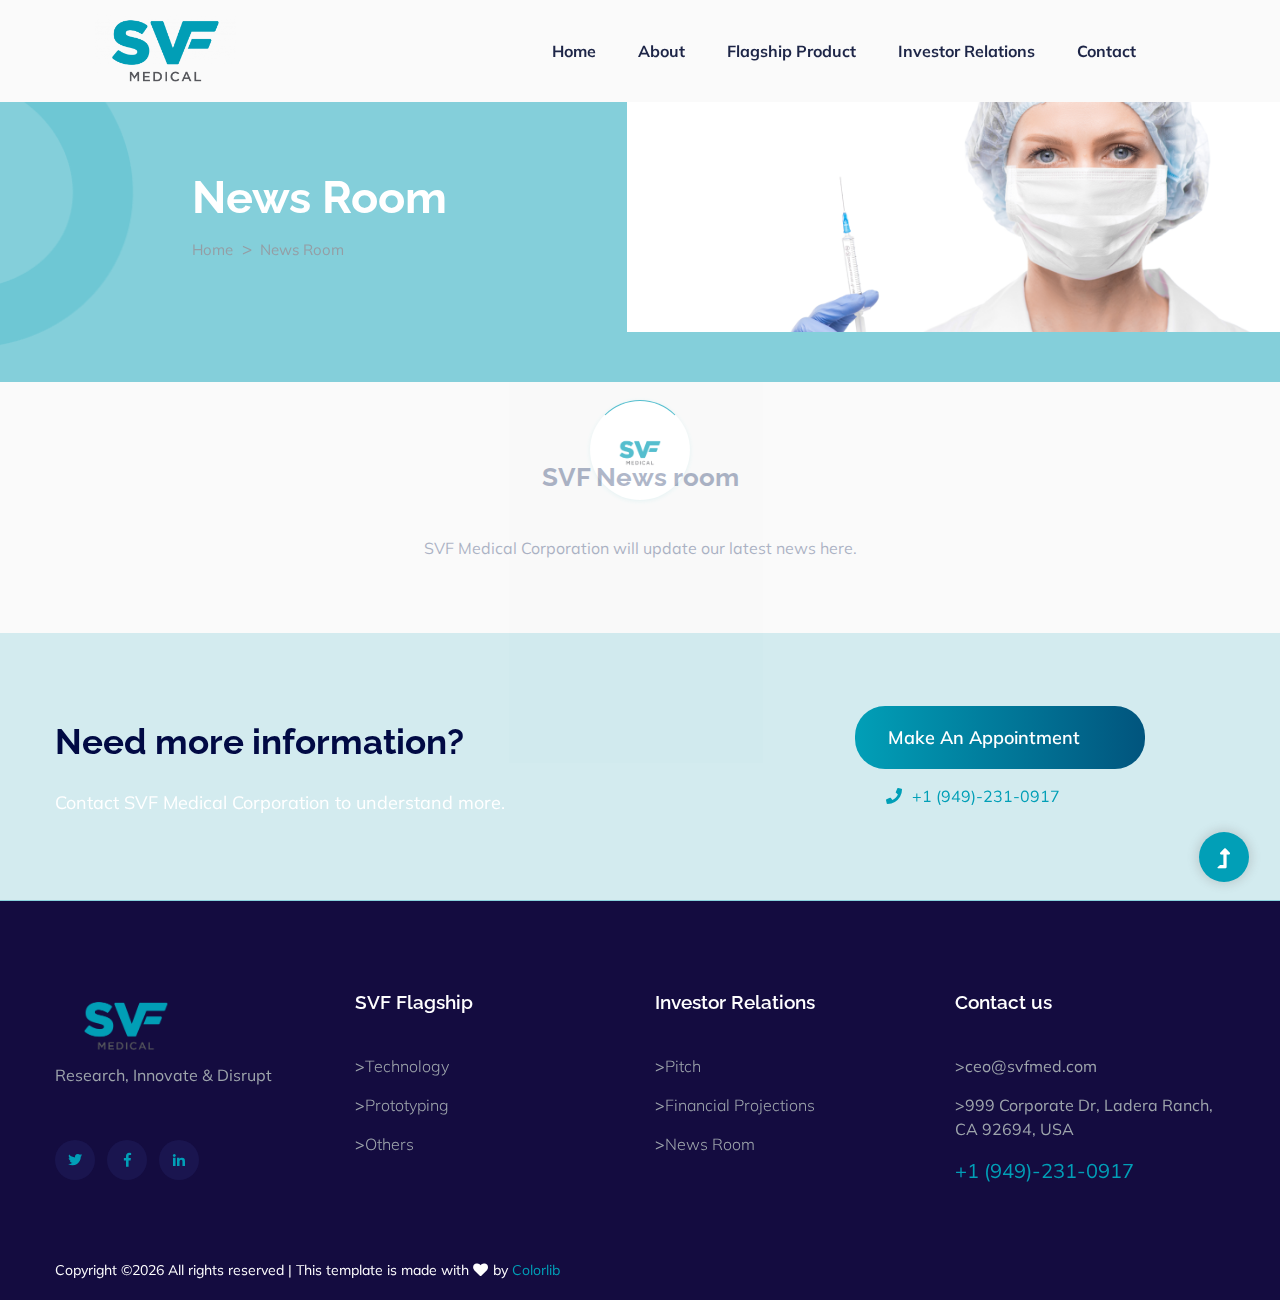
<file: news-room.html>
<!doctype html>
<html class="no-js">
<head>
    <meta name="title" content="SVF Medical Corporation – News room">
    <meta name="description" content=" SVF Medical Corporation will update our latest news here.">
    <meta name="keywords" content="SVF, Syringe Vein Finder, Investment">
    <meta name="robots" content="index, follow">
    <meta http-equiv="Content-Type" content="text/html; charset=utf-8">
    <meta name="language" content="English">

    <title>SVF Medical Corporation | News Room</title>

    <link rel="shortcut icon" type="image/x-icon" href="assets/img/SVF-01-1-1024x657.png">

    <!-- CSS here -->
    <link rel="stylesheet" href="assets/css/bootstrap.min.css">
    <link rel="stylesheet" href="assets/css/owl.carousel.min.css">
    <link rel="stylesheet" href="assets/css/slicknav.css">
    <link rel="stylesheet" href="assets/css/flaticon.css">
    <link rel="stylesheet" href="assets/css/progressbar_barfiller.css">
    <link rel="stylesheet" href="assets/css/animate.min.css">
    <link rel="stylesheet" href="assets/css/animated-headline.css">
    <link rel="stylesheet" href="assets/css/magnific-popup.css">
    <link rel="stylesheet" href="assets/css/fontawesome-all.min.css">
    <link rel="stylesheet" href="assets/css/themify-icons.css">
    <link rel="stylesheet" href="assets/css/slick.css">
    <link rel="stylesheet" href="assets/css/nice-select.css">
    <link rel="stylesheet" href="assets/css/style.css">
</head>
<body>
    <!-- ? Preloader Start -->
    <div id="preloader-active">
        <div class="preloader d-flex align-items-center justify-content-center">
            <div class="preloader-inner position-relative">
                <div class="preloader-circle"></div>
                <div class="preloader-img pere-text">
                    <img src="assets/img/SVF-01-1-1024x657.png" alt="">
                </div>
            </div>
        </div>
    </div> 
    <!-- Preloader Start-->
    <header>
        <!-- Header Start -->
        <div class="header-area header_area">
            <div class="main-header">
             <div class="header-bottom  header-sticky">
                <div class="container-fluid">
                    <div class="row align-items-center">
                        <!-- Logo -->
                        <div class="col-xl-2 col-lg-2 col-md-1">
                            <div class="logo">
                              <a href="index.html"><img src="assets/img/SVF-01-1-1024x657.png" alt=""></a>
                          </div>
                      </div>
                      <div class="col-xl-10 col-lg-10 col-md-8">
                         <div class="header-left  d-flex f-right align-items-center">
                            <!-- Main-menu -->
                            <div class="main-menu f-right d-none d-lg-block">
                                <nav> 
                                    <ul id="navigation">                                                                                                                                     
                                        <li><a href="index.html">Home</a></li>
                                        <li><a>About</a>
                                            <ul class="submenu">
                                                <li><a href="about-founder.html">Founder</a></li>
                                                <li><a href="about-concept.html">Concept</a></li>
                                                <li><a href="about-mission.html">Mission</a></li>
                                            </ul>
                                        </li>
                                        <li><a >Flagship Product</a>
                                            <ul class="submenu">
                                                <li><a href="technology.html">Technology</a></li>
                                                <li><a href="prototyping.html">Prototyping</a></li>
                                                <li><a href="others.html">Others</a></li>
                                            </ul>
                                        </li>
                                        <li><a>Investor Relations</a>
                                            <ul class="submenu">
                                                <li><a href="pitch.html">Pitch</a></li>
                                                <li><a href="financial-projections.html">Financial Projections</a></li>
                                                <li><a href="news-room.html">News Room</a>
                                                    <ul class="submenu">
                                                        <li><a href="pr1.html">PR1</a></li>
                                                        <li><a href="pr2.html">PR2</a></li>
                                                    </ul>
                                                </li>
                                            </ul>
                                        </li>
                                        <li><a href="contact.html">Contact</a></li>
                                    </ul>
                                </nav>
                            </div>
                            <!-- left Btn -->
                            <!-- <div class="header-right-btn f-right d-none d-lg-block  ml-30">
                                <a href="#" class="header-btn">Make an Appointment</a>
                            </div> -->
                        </div>
                    </div>             
                    <!-- Mobile Menu -->
                    <div class="col-12">
                        <div class="mobile_menu d-block d-lg-none"></div>
                    </div>
                </div>
            </div>
        </div>
    </div>
</div>
<!-- Header End -->
</header>
<main>
    <!--? slider Area Start-->
    <div class="slider-area slider-area2 slider-height2 position-relative" data-background="assets/img/bg.png">
        <div class="slider-active">
            <!-- Single Slider -->
            <div class="single-slider">
                <div class="slider-cap-wrapper">
                    <div class="hero-caption">
                        <h1 data-animation="fadeInLeft" data-delay=".4s">News Room</h1>
                        <!-- breadcrumb Start-->
                        <nav aria-label="breadcrumb">
                            <ol class="breadcrumb">
                                <li class="breadcrumb-item"><a href="index.html">Home</a></li>
                                <li class="breadcrumb-item"><a href="#">News Room</a></li> 
                            </ol>
                        </nav>
                    </div>

                    <!-- breadcrumb End -->
                    <div class="hero-img">
                        <img src="./female-doctor-with-syringe-L6YJ9BF.png" style="height: 230px;" alt=""  data-animation="fadeInRight" data-transition-duration="5s">
                    </div>
                </div>
            </div>
        </div>

    </div>
    
    <section class="mb-5 mt-80">
        <div class="text-center mb-70 text-areaFin ">
            <h2 class="text-center">
                SVF News room 
            </h2>
            <div class="container mt-40 text-center">
                <p>SVF Medical Corporation will update our latest news here.</p>
            </div>
        </div>
    </section>
    
    <!-- Team Ara End -->
     <!--? Want To work -->
     <section class="wantToWork-area section-bg2">
        <div class="container">
            <div class="wants-wrapper w-padding2">
                <div class="row align-items-center justify-content-between">
                    <div class="col-xl-7 col-lg-7 col-md-12">
                        <div class="wantToWork-caption wantToWork-caption2">
                            <h2>Need more information? </h2>
                            <p>Contact SVF Medical Corporation to understand more. </p>
                        </div>
                    </div>
                    <div class="col-xl-4 col-lg-4 col-md-6">
                        <a href="contact.html" class="btn w-btn wantToWork-btn mr-20">Make an Appointment</a>
                        <a href="contact.html" class="btn2 w-btn wantToWork-btn"><i class="fas fa-phone"></i> +1 (949)-231-0917</a>
                    </div>
                </div>
            </div>
        </div>
    </section>
    <!-- Want To work End -->
</main>
<footer>
    <div class="footer-wrapper section-bg2">
        <!-- Footer Start-->
        <div class="footer-area footer-padding">
            <div class="container">
                <div class="row">
                    <div class="col-xl-3 col-lg-4 col-md-4 col-sm-6">
                        <div class="single-footer-caption mb-50">
                            <div class="single-footer-caption mb-30">
                                <!-- logo -->
                                <div class="footer-logo">
                                    <a href="index.html"><img src="assets/img/SVF-01-1-1024x657.png" alt=""></a>
                                </div>
                                <div class="footer-tittle">
                                    <div class="footer-pera">
                                        <p>Research, Innovate & Disrupt</p>
                                    </div>
                                </div>
                                <!-- social -->
                                <div class="footer-social">
                                    <a href="#"><i class="fab fa-twitter"></i></a>
                                    <a href="#"><i class="fab fa-facebook-f"></i></a>
                                    <a href="#"><i class="fab fa-linkedin-in"></i></a>
                                </div>
                            </div>
                        </div>
                    </div>
                    <div class="col-xl-3 col-lg-4 col-md-4 col-sm-6">
                        <div class="single-footer-caption mb-50">
                            <div class="footer-tittle">
                                <h4>SVF Flagship</h4>
                                <ul>
                                    <li class="footer-gray">><a href="technology.html">Technology</a></li>
                                    <li class="footer-gray">><a href="prototyping.html">Prototyping</a></li>
                                    <li class="footer-gray">><a href="others.html">Others</a></li>
                                </ul>
                            </div>
                        </div>
                    </div>
                    <div class="col-xl-3 col-lg-4 col-md-4 col-sm-6">
                        <div class="single-footer-caption mb-50">
                            <div class="footer-tittle">
                                <h4>Investor Relations</h4>
                                <ul>
                                    <li class="footer-gray">><a href="pitch.html">Pitch</a></li>
                                    <li class="footer-gray">><a href="financial-projections.html">Financial Projections</a></li>
                                    <li class="footer-gray">><a href="pr1.html">News Room</a></li>
                                </ul>
                            </div>
                        </div>
                    </div>
                    <div class="col-xl-3 col-lg-4 col-md-4 col-sm-6">
                        <div class="single-footer-caption mb-50">
                            <div class="footer-tittle">
                                <h4>Contact us</h4>
                                <ul>
                                    <li class="footer-gray">>ceo@svfmed.com</li>
                                    <li class="footer-gray">>999 Corporate Dr, Ladera Ranch, CA 92694, USA </li>
                                    <li class="footer-gray number">+1 (949)-231-0917</li>
                                </ul>
                            </div>
                        </div>
                    </div>
                </div>
            </div>
        </div>
        <!-- footer-bottom area -->
        <div class="footer-bottom-area">
            <div class="container">
                <div class="footer-border">
                    <div class="row align-items-center">
                        <div class="col-xl-12 ">
                            <div class="footer-copy-right">
                                <p><!-- Link back to Colorlib can't be removed. Template is licensed under CC BY 3.0. -->
                                  Copyright &copy;<script>document.write(new Date().getFullYear());</script> All rights reserved | This template is made with <i class="fa fa-heart" aria-hidden="true"></i> by <a href="https://colorlib.com" target="_blank">Colorlib</a>
                                  <!-- Link back to Colorlib can't be removed. Template is licensed under CC BY 3.0. --></p>
                              </div>
                          </div>
                      </div>
                  </div>
              </div>
          </div>
          <!-- Footer End-->
      </div>
  </footer>
  <!-- Scroll Up -->
  <div id="back-top" >
    <a title="Go to Top" href="#"> <i class="fas fa-level-up-alt"></i></a>
</div>

<!-- JS here -->

<script src="./assets/js/vendor/modernizr-3.5.0.min.js"></script>
<!-- Jquery, Popper, Bootstrap -->
<script src="./assets/js/vendor/jquery-1.12.4.min.js"></script>
<script src="./assets/js/popper.min.js"></script>
<script src="./assets/js/bootstrap.min.js"></script>
<!-- Jquery Mobile Menu -->
<script src="./assets/js/jquery.slicknav.min.js"></script>

<!-- Jquery Slick , Owl-Carousel Plugins -->
<script src="./assets/js/owl.carousel.min.js"></script>
<script src="./assets/js/slick.min.js"></script>
<!-- One Page, Animated-HeadLin -->
<script src="./assets/js/wow.min.js"></script>
<script src="./assets/js/animated.headline.js"></script>


<!-- Progress -->
<script src="./assets/js/jquery.barfiller.js"></script>

<!-- counter , waypoint,Hover Direction -->
<script src="./assets/js/hover-direction-snake.min.js"></script>

<!-- Jquery Plugins, main Jquery -->	
<script src="./assets/js/plugins.js"></script>
<script src="./assets/js/main.js"></script>
</body>
</html>
</file>
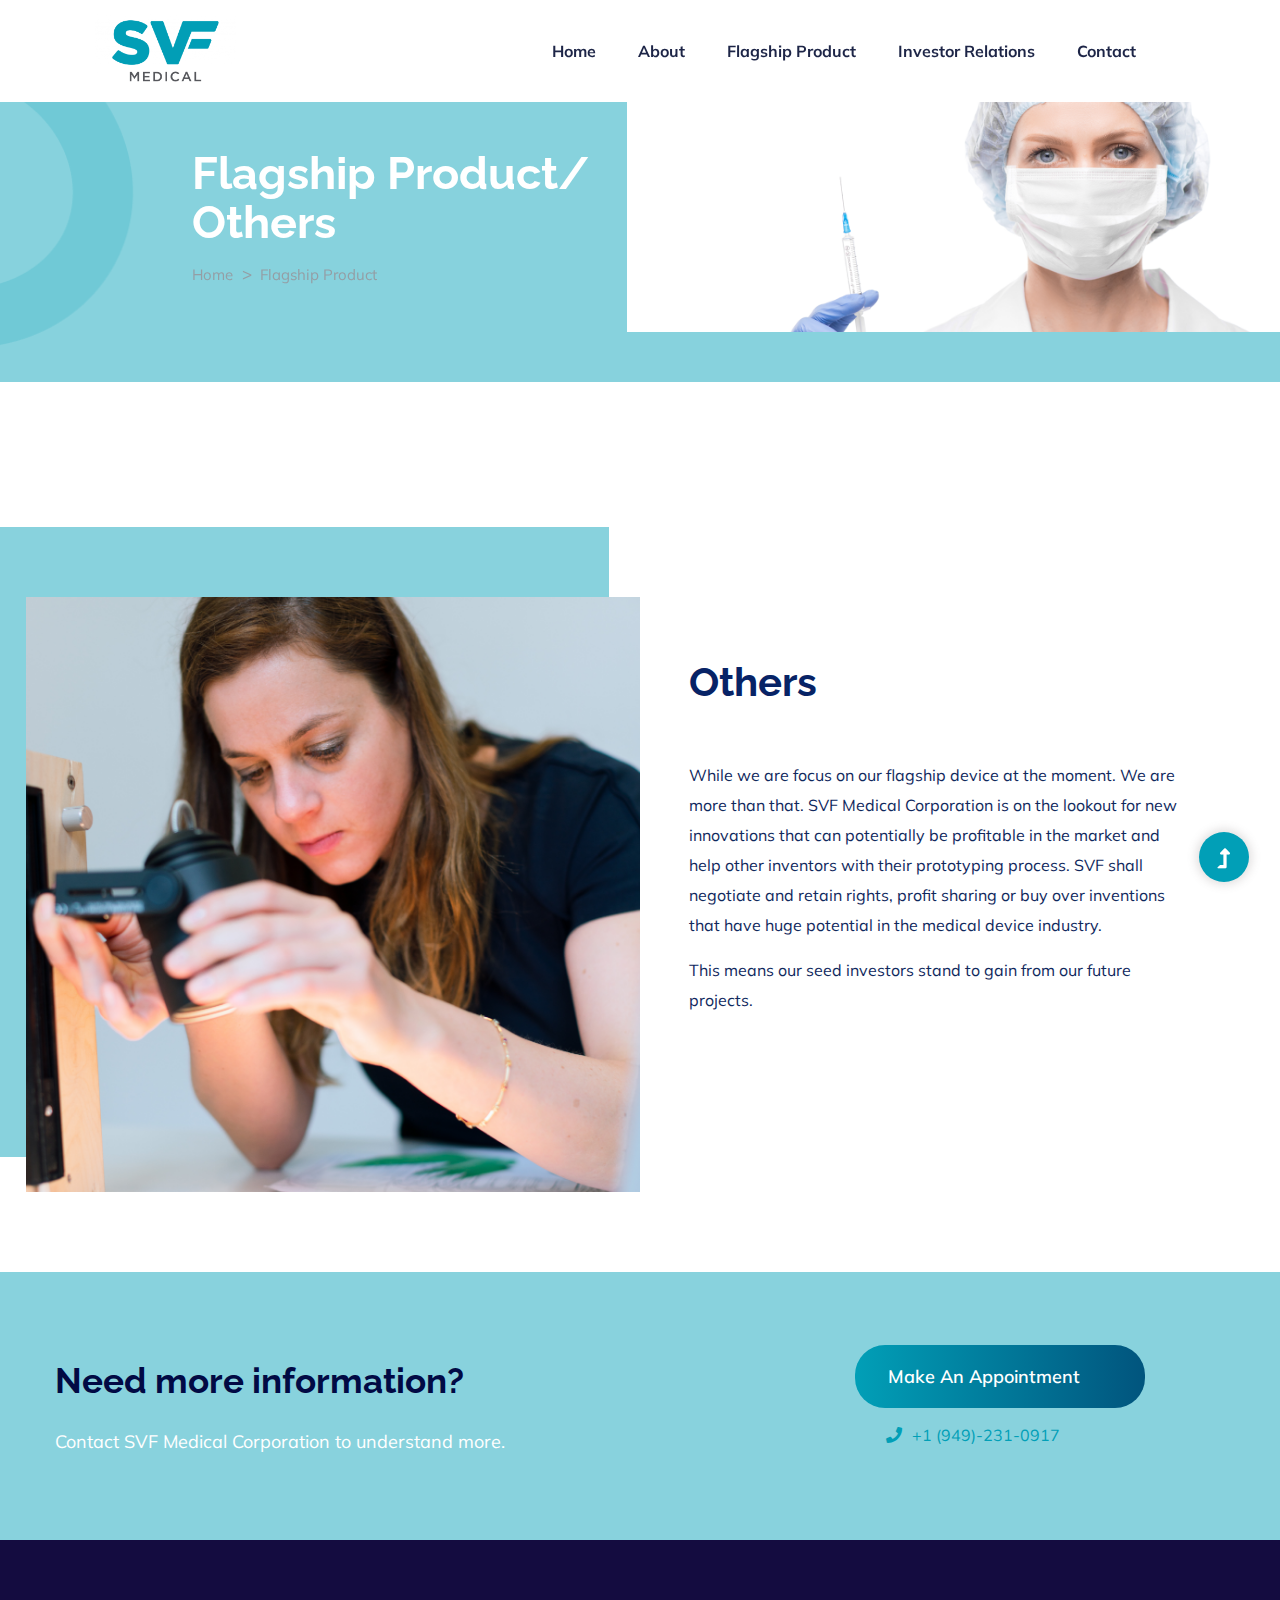
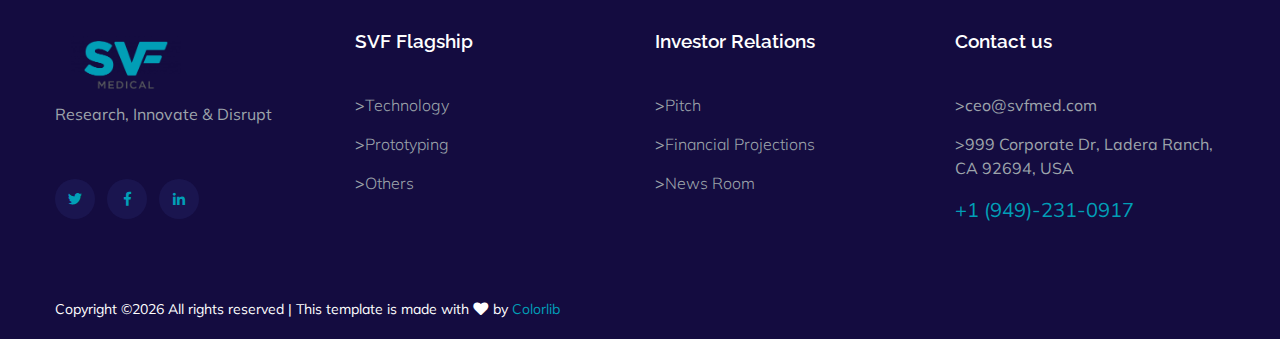
<file: others.html>
<!doctype html>
<html class="no-js">
<head>
    <meta name="title" content="SVF Medical Corporation – SVF new innovations">
    <meta name="description" content="SVF Medical Corporation is on the lookout for new innovations that can be a game changer.">
    <meta name="keywords" content="SVF, Syringe Vein Finder, Vein illuminate, SVF prototyping">
    <meta name="robots" content="index, follow">
    <meta http-equiv="Content-Type" content="text/html; charset=utf-8">
    <meta name="language" content="English">

    <title>SVF Medical Corporation | Others</title>
    <link rel="shortcut icon" type="image/x-icon" href="assets/img/SVF-01-1-1024x657.png">

    <!-- CSS here -->
    <link rel="stylesheet" href="assets/css/bootstrap.min.css">
    <link rel="stylesheet" href="assets/css/owl.carousel.min.css">
    <link rel="stylesheet" href="assets/css/slicknav.css">
    <link rel="stylesheet" href="assets/css/flaticon.css">
    <link rel="stylesheet" href="assets/css/progressbar_barfiller.css">
    <link rel="stylesheet" href="assets/css/animate.min.css">
    <link rel="stylesheet" href="assets/css/animated-headline.css">
    <link rel="stylesheet" href="assets/css/fontawesome-all.min.css">
    <link rel="stylesheet" href="assets/css/themify-icons.css">
    <link rel="stylesheet" href="assets/css/slick.css">
    <link rel="stylesheet" href="assets/css/nice-select.css">
    <link rel="stylesheet" href="assets/css/style.css">
</head>
<body>
    <!-- ? Preloader Start -->
    <div id="preloader-active">
        <div class="preloader d-flex align-items-center justify-content-center">
            <div class="preloader-inner position-relative">
                <div class="preloader-circle"></div>
                <div class="preloader-img pere-text">
                    <img src="assets/img/SVF-01-1-1024x657.png" alt="">
                </div>
            </div>
        </div>
    </div> 
    <!-- Preloader Start-->
    <header>
        <!-- Header Start -->
        <div class="header-area header_area">
            <div class="main-header">
             <div class="header-bottom  header-sticky">
                <div class="container-fluid">
                    <div class="row align-items-center">
                        <!-- Logo -->
                        <div class="col-xl-2 col-lg-2 col-md-1">
                            <div class="logo">
                              <a href="index.html"><img src="assets/img/SVF-01-1-1024x657.png" alt=""></a>
                          </div>
                      </div>
                      <div class="col-xl-10 col-lg-10 col-md-8">
                         <div class="header-left  d-flex f-right align-items-center">
                            <!-- Main-menu -->
                            <div class="main-menu f-right d-none d-lg-block">
                                <nav> 
                                    <ul id="navigation">                                                                                                                                     
                                        <li><a href="index.html">Home</a></li>
                                        <li><a>About</a>
                                            <ul class="submenu">
                                                <li><a href="about-founder.html">Founder</a></li>
                                                <li><a href="about-concept.html">Concept</a></li>
                                                <li><a href="about-mission.html">Mission</a></li>
                                            </ul>
                                        </li>
                                        <li><a >Flagship Product</a>
                                            <ul class="submenu">
                                                <li><a href="technology.html">Technology</a></li>
                                                <li><a href="prototyping.html">Prototyping</a></li>
                                                <li><a href="others.html">Others</a></li>
                                            </ul>
                                        </li>
                                        <li><a>Investor Relations</a>
                                            <ul class="submenu">
                                                <li><a href="pitch.html">Pitch</a></li>
                                                <li><a href="financial-projections.html">Financial Projections</a></li>
                                                <li><a href="news-room.html">News Room</a>
                                                    <ul class="submenu">
                                                        <li><a href="pr1.html">PR1</a></li>
                                                        <li><a href="pr2.html">PR2</a></li>
                                                    </ul>
                                                </li>
                                            </ul>
                                        </li>
                                        <li><a href="contact.html">Contact</a></li>
                                    </ul>
                                </nav>
                            </div>
                            <!-- left Btn -->
                            <!-- <div class="header-right-btn f-right d-none d-lg-block  ml-30">
                                <a href="#" class="header-btn">Make an Appointment</a>
                            </div> -->
                        </div>
                    </div>             
                    <!-- Mobile Menu -->
                    <div class="col-12">
                        <div class="mobile_menu d-block d-lg-none"></div>
                    </div>
                </div>
            </div>
        </div>
    </div>
</div>
<!-- Header End -->
</header>
<main>
     <!--? slider Area Start-->
     <div class="slider-area slider-area2 slider-height2 position-relative" data-background="assets/img/bg.png">
        <div class="slider-active">
            <!-- Single Slider -->
            <div class="single-slider">
                <div class="slider-cap-wrapper">
                    <div class="hero-caption">
                        <h1 data-animation="fadeInLeft" data-delay=".4s">Flagship Product/ Others</h1>
                        <!-- breadcrumb Start-->
                        <nav aria-label="breadcrumb">
                            <ol class="breadcrumb">
                                <li class="breadcrumb-item"><a href="index.html">Home</a></li>
                                <li class="breadcrumb-item"><a href="#">Flagship Product</a></li> 
                            </ol>
                        </nav>
                    </div>

                    <!-- breadcrumb End -->
                    <div class="hero-img">
                        <img src="./female-doctor-with-syringe-L6YJ9BF.png" style="height: 230px;" alt=""  data-animation="fadeInRight" data-transition-duration="5s">
                    </div>
                </div>
            </div>
        </div>

    </div>
    <!-- slider Area End-->
    
    <!--Services Area End -->
    <!--! About Area Start 01 -->
    <section class="about-area fix pt-top mb-80">
        <!--Right Contents  -->
        <div class="about-img" style="background-image: url(./assets/img/Prototype.jpg);background-size: cover;">
            
        </div>
        <!-- left Contents -->
        <div class="about-details">
            <div class="right-caption">
                <!-- Section Tittle -->
                <div class="section-tittle mb-50">
                    <h2>Others</h2>
                </div>
                <div class="about-more">
                    <p>While we are focus on our flagship device at the moment. We are more than that. 
                        SVF Medical Corporation is on the lookout for new innovations that can potentially be profitable in the market and help other inventors with their prototyping process. SVF shall negotiate and retain rights, profit sharing or buy over inventions that have huge potential in the medical device industry.                   
                    </p>
                </div>
                <div class="about-more">
                    <p>
                        This means our seed investors stand to gain from our future projects.     
                    </p>
                </div>
            </div>
        </div>
    </section>
    <!-- About Area End-->
    
    <!-- Team Ara End -->
    <!--? Want To work -->
    <section class="wantToWork-area section-bg2">
        <div class="container">
            <div class="wants-wrapper w-padding2">
                <div class="row align-items-center justify-content-between">
                    <div class="col-xl-7 col-lg-7 col-md-12">
                        <div class="wantToWork-caption wantToWork-caption2">
                            <h2>Need more information? </h2>
                            <p>Contact SVF Medical Corporation to understand more. </p>
                        </div>
                    </div>
                    <div class="col-xl-4 col-lg-4 col-md-6">
                        <a href="contact.html" class="btn w-btn wantToWork-btn mr-20">Make an Appointment</a>
                        <a href="contact.html" class="btn2 w-btn wantToWork-btn"><i class="fas fa-phone"></i> +1 (949)-231-0917</a>
                    </div>
                </div>
            </div>
        </div>
    </section>
    <!-- Want To work End -->
   
</main>
<footer>
    <div class="footer-wrapper section-bg2">
        <!-- Footer Start-->
        <div class="footer-area footer-padding">
            <div class="container">
                <div class="row">
                    <div class="col-xl-3 col-lg-4 col-md-4 col-sm-6">
                        <div class="single-footer-caption mb-50">
                            <div class="single-footer-caption mb-30">
                                <!-- logo -->
                                <div class="footer-logo">
                                    <a href="index.html"><img src="assets/img/SVF-01-1-1024x657.png" alt=""></a>
                                </div>
                                <div class="footer-tittle">
                                    <div class="footer-pera">
                                        <p>Research, Innovate & Disrupt</p>
                                    </div>
                                </div>
                                <!-- social -->
                                <div class="footer-social">
                                    <a href="#"><i class="fab fa-twitter"></i></a>
                                    <a href="#"><i class="fab fa-facebook-f"></i></a>
                                    <a href="#"><i class="fab fa-linkedin-in"></i></a>
                                </div>
                            </div>
                        </div>
                    </div>
                    <div class="col-xl-3 col-lg-4 col-md-4 col-sm-6">
                        <div class="single-footer-caption mb-50">
                            <div class="footer-tittle">
                                <h4>SVF Flagship</h4>
                                <ul>
                                    <li class="footer-gray">><a href="technology.html">Technology</a></li>
                                    <li class="footer-gray">><a href="prototyping.html">Prototyping</a></li>
                                    <li class="footer-gray">><a href="others.html">Others</a></li>
                                </ul>
                            </div>
                        </div>
                    </div>
                    <div class="col-xl-3 col-lg-4 col-md-4 col-sm-6">
                        <div class="single-footer-caption mb-50">
                            <div class="footer-tittle">
                                <h4>Investor Relations</h4>
                                <ul>
                                    <li class="footer-gray">><a href="pitch.html">Pitch</a></li>
                                    <li class="footer-gray">><a href="financial-projections.html">Financial Projections</a></li>
                                    <li class="footer-gray">><a href="pr1.html">News Room</a></li>
                                </ul>
                            </div>
                        </div>
                    </div>
                    <div class="col-xl-3 col-lg-4 col-md-4 col-sm-6">
                        <div class="single-footer-caption mb-50">
                            <div class="footer-tittle">
                                <h4>Contact us</h4>
                                <ul>
                                    <li class="footer-gray">>ceo@svfmed.com</li>
                                    <li class="footer-gray">>999 Corporate Dr, Ladera Ranch, CA 92694, USA </li>
                                    <li class="footer-gray number">+1 (949)-231-0917</li>
                                </ul>
                            </div>
                        </div>
                    </div>
                </div>
            </div>
        </div>
        <!-- footer-bottom area -->
        <div class="footer-bottom-area">
            <div class="container">
                <div class="footer-border">
                    <div class="row align-items-center">
                        <div class="col-xl-12 ">
                            <div class="footer-copy-right">
                                <p><!-- Link back to Colorlib can't be removed. Template is licensed under CC BY 3.0. -->
                                  Copyright &copy;<script>document.write(new Date().getFullYear());</script> All rights reserved | This template is made with <i class="fa fa-heart" aria-hidden="true"></i> by <a href="https://colorlib.com" target="_blank">Colorlib</a>
                                  <!-- Link back to Colorlib can't be removed. Template is licensed under CC BY 3.0. --></p>
                              </div>
                          </div>
                      </div>
                  </div>
              </div>
          </div>
          <!-- Footer End-->
      </div>
  </footer>
  <!-- Scroll Up -->
  <div id="back-top" >
    <a title="Go to Top" href="#"> <i class="fas fa-level-up-alt"></i></a>
</div>

<!-- JS here -->

<script src="./assets/js/vendor/modernizr-3.5.0.min.js"></script>
<!-- Jquery, Popper, Bootstrap -->
<script src="./assets/js/vendor/jquery-1.12.4.min.js"></script>
<script src="./assets/js/popper.min.js"></script>
<script src="./assets/js/bootstrap.min.js"></script>
<!-- Jquery Mobile Menu -->
<script src="./assets/js/jquery.slicknav.min.js"></script>

<!-- Jquery Slick , Owl-Carousel Plugins -->
<script src="./assets/js/owl.carousel.min.js"></script>
<script src="./assets/js/slick.min.js"></script>
<!-- One Page, Animated-HeadLin -->
<script src="./assets/js/wow.min.js"></script>
<script src="./assets/js/animated.headline.js"></script>


<!-- Progress -->
<script src="./assets/js/jquery.barfiller.js"></script>

<script src="./assets/js/hover-direction-snake.min.js"></script>

<!-- Jquery Plugins, main Jquery -->	
<script src="./assets/js/plugins.js"></script>
<script src="./assets/js/main.js"></script>

</body>
</html>
</file>
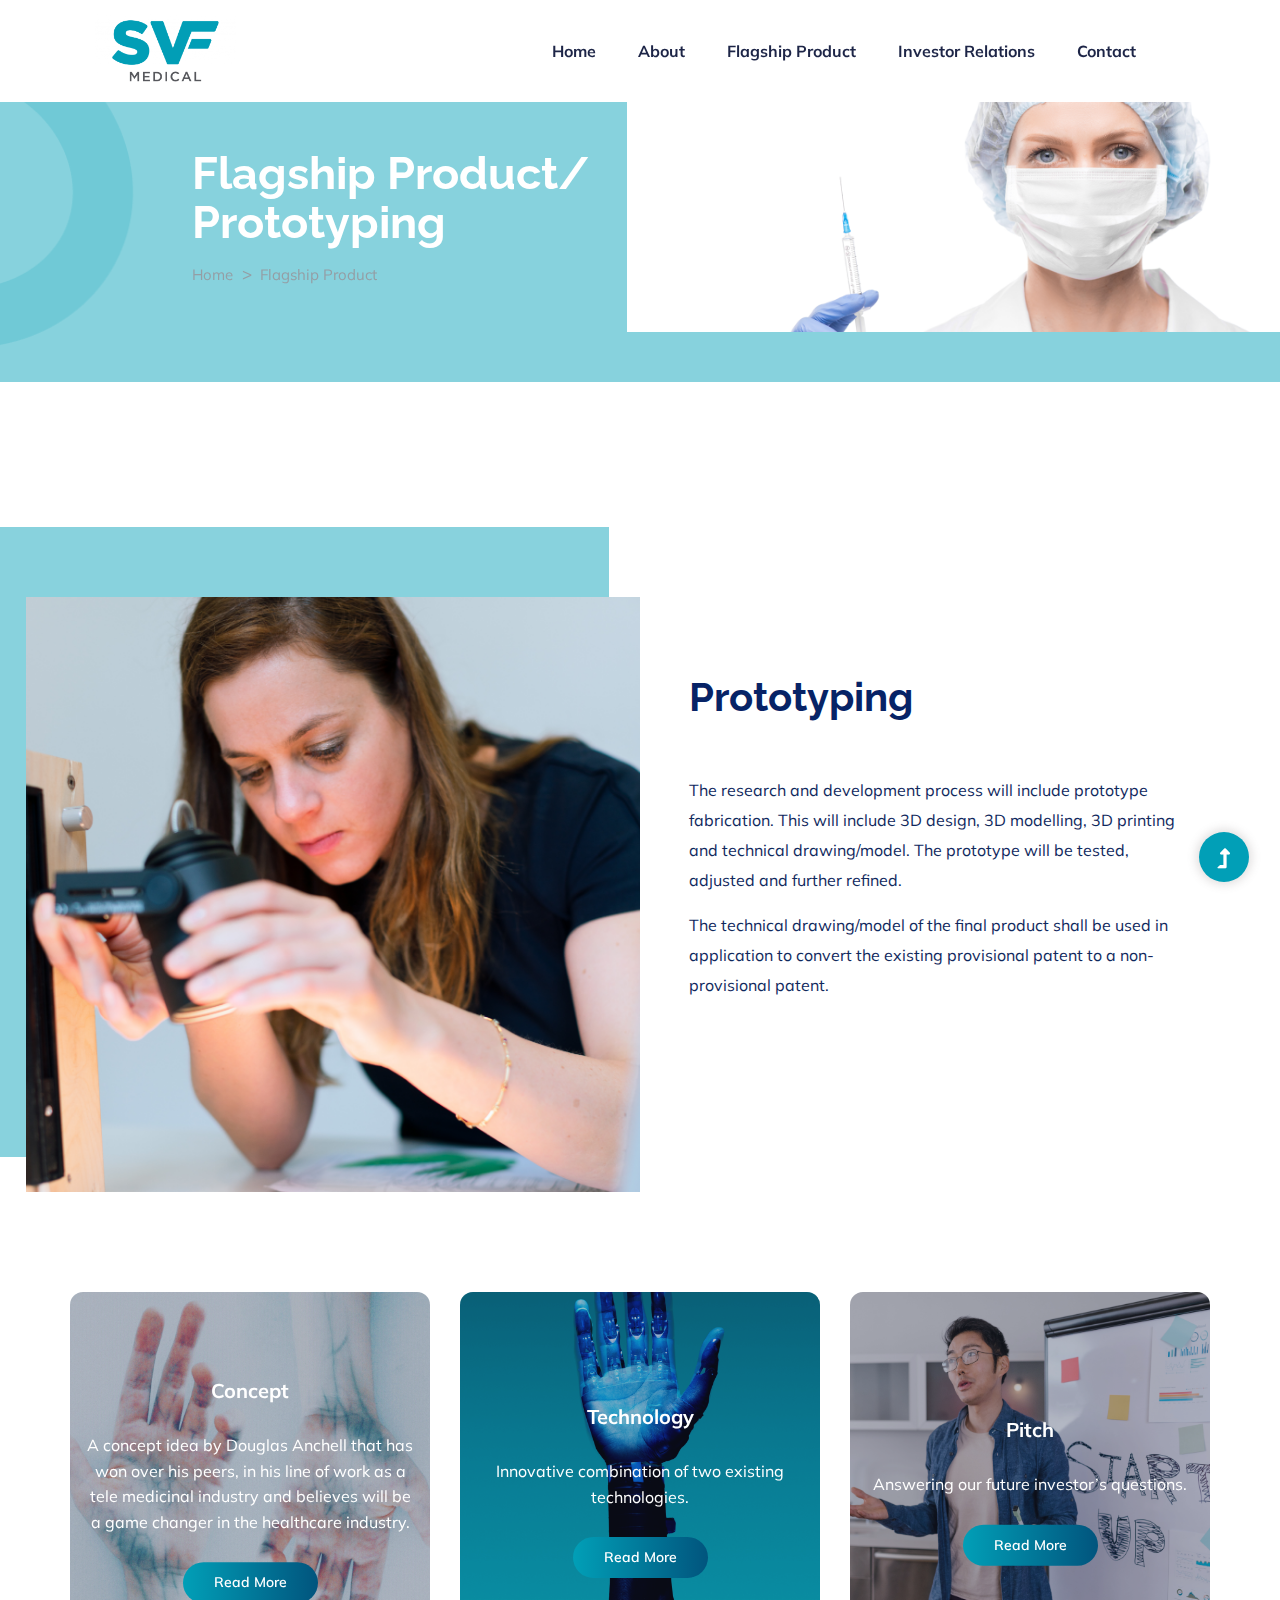
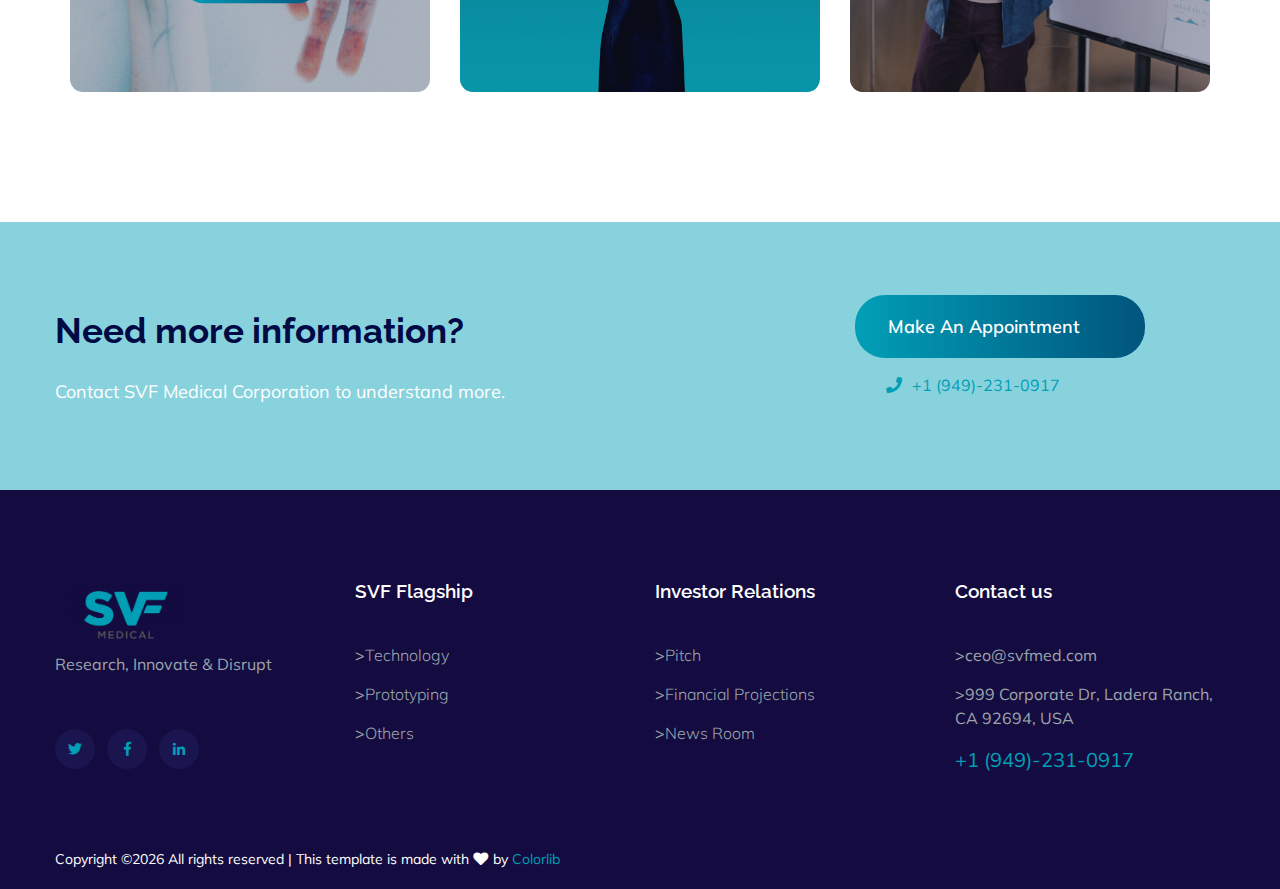
<file: prototyping.html>
<!doctype html>
<html class="no-js">
<head>
    <meta name="title" content="SVF Medical Corporation – SVF Prototyping">
    <meta name="description" content="SVF prototyping will include 3D design, 3D modelling, 3D printing and technical drawing/model.">
    <meta name="keywords" content="SVF, Syringe Vein Finder, Vein illuminate, SVF prototyping">
    <meta name="robots" content="index, follow">
    <meta http-equiv="Content-Type" content="text/html; charset=utf-8">
    <meta name="language" content="English">

    <title>SVF Medical Corporation | Prototyping</title>
    <link rel="shortcut icon" type="image/x-icon" href="assets/img/SVF-01-1-1024x657.png">

    <!-- CSS here -->
    <link rel="stylesheet" href="assets/css/bootstrap.min.css">
    <link rel="stylesheet" href="assets/css/owl.carousel.min.css">
    <link rel="stylesheet" href="assets/css/slicknav.css">
    <link rel="stylesheet" href="assets/css/flaticon.css">
    <link rel="stylesheet" href="assets/css/progressbar_barfiller.css">
    <link rel="stylesheet" href="assets/css/animate.min.css">
    <link rel="stylesheet" href="assets/css/animated-headline.css">
    <link rel="stylesheet" href="assets/css/fontawesome-all.min.css">
    <link rel="stylesheet" href="assets/css/themify-icons.css">
    <link rel="stylesheet" href="assets/css/slick.css">
    <link rel="stylesheet" href="assets/css/nice-select.css">
    <link rel="stylesheet" href="assets/css/style.css">
</head>
<body>
    <!-- ? Preloader Start -->
    <div id="preloader-active">
        <div class="preloader d-flex align-items-center justify-content-center">
            <div class="preloader-inner position-relative">
                <div class="preloader-circle"></div>
                <div class="preloader-img pere-text">
                    <img src="assets/img/SVF-01-1-1024x657.png" alt="">
                </div>
            </div>
        </div>
    </div> 
    <!-- Preloader Start-->
    <header>
        <!-- Header Start -->
        <div class="header-area header_area">
            <div class="main-header">
             <div class="header-bottom  header-sticky">
                <div class="container-fluid">
                    <div class="row align-items-center">
                        <!-- Logo -->
                        <div class="col-xl-2 col-lg-2 col-md-1">
                            <div class="logo">
                              <a href="index.html"><img src="assets/img/SVF-01-1-1024x657.png" alt=""></a>
                          </div>
                      </div>
                      <div class="col-xl-10 col-lg-10 col-md-8">
                         <div class="header-left  d-flex f-right align-items-center">
                            <!-- Main-menu -->
                            <div class="main-menu f-right d-none d-lg-block">
                                <nav> 
                                    <ul id="navigation">                                                                                                                                     
                                        <li><a href="index.html">Home</a></li>
                                        <li><a>About</a>
                                            <ul class="submenu">
                                                <li><a href="about-founder.html">Founder</a></li>
                                                <li><a href="about-concept.html">Concept</a></li>
                                                <li><a href="about-mission.html">Mission</a></li>
                                            </ul>
                                        </li>
                                        <li><a >Flagship Product</a>
                                            <ul class="submenu">
                                                <li><a href="technology.html">Technology</a></li>
                                                <li><a href="prototyping.html">Prototyping</a></li>
                                                <li><a href="others.html">Others</a></li>
                                            </ul>
                                        </li>
                                        <li><a>Investor Relations</a>
                                            <ul class="submenu">
                                                <li><a href="pitch.html">Pitch</a></li>
                                                <li><a href="financial-projections.html">Financial Projections</a></li>
                                                <li><a href="news-room.html">News Room</a>
                                                    <ul class="submenu">
                                                        <li><a href="pr1.html">PR1</a></li>
                                                        <li><a href="pr2.html">PR2</a></li>
                                                    </ul>
                                                </li>
                                            </ul>
                                        </li>
                                        <li><a href="contact.html">Contact</a></li>
                                    </ul>
                                </nav>
                            </div>
                            <!-- left Btn -->
                            <!-- <div class="header-right-btn f-right d-none d-lg-block  ml-30">
                                <a href="#" class="header-btn">Make an Appointment</a>
                            </div> -->
                        </div>
                    </div>             
                    <!-- Mobile Menu -->
                    <div class="col-12">
                        <div class="mobile_menu d-block d-lg-none"></div>
                    </div>
                </div>
            </div>
        </div>
    </div>
</div>
<!-- Header End -->
</header>
<main>
     <!--? slider Area Start-->
     <div class="slider-area slider-area2 slider-height2 position-relative" data-background="assets/img/bg.png">
        <div class="slider-active">
            <!-- Single Slider -->
            <div class="single-slider">
                <div class="slider-cap-wrapper">
                    <div class="hero-caption">
                        <h1 data-animation="fadeInLeft" data-delay=".4s">Flagship Product/ Prototyping</h1>
                        <!-- breadcrumb Start-->
                        <nav aria-label="breadcrumb">
                            <ol class="breadcrumb">
                                <li class="breadcrumb-item"><a href="index.html">Home</a></li>
                                <li class="breadcrumb-item"><a href="#">Flagship Product</a></li> 
                            </ol>
                        </nav>
                    </div>

                    <!-- breadcrumb End -->
                    <div class="hero-img">
                        <img src="./female-doctor-with-syringe-L6YJ9BF.png" style="height: 230px;" alt=""  data-animation="fadeInRight" data-transition-duration="5s">
                    </div>
                </div>
            </div>
        </div>

    </div>
    <!-- slider Area End-->
    
    <!--Services Area End -->
    <!--! About Area Start 01 -->
    <section class="about-area fix pt-top">
        <!--Right Contents  -->
        <div class="about-img" style="background-image: url(./assets/img/Prototype.jpg);background-size: cover;">
            
        </div>
        <!-- left Contents -->
        <div class="about-details">
            <div class="right-caption">
                <!-- Section Tittle -->
                <div class="section-tittle mb-50">
                    <h2>Prototyping</h2>
                </div>
                <div class="about-more">
                    <p>The research and development process will include prototype fabrication. This will include 3D design, 3D modelling, 3D printing and technical drawing/model. The prototype will be tested, adjusted and further refined.
                    </p>
                </div>
                <div class="about-more">
                    <p>
                    The technical drawing/model of the final product shall be used in application to convert the existing provisional patent to a non-provisional patent.
                    </p>
                </div>
            </div>
        </div>
    </section>
    <!-- About Area End-->
    
    <section class="services-section section-padding30 fix">
        <div class="container">
            <div class="services-active">
                <div class="single-services section-over1 text-center">
                    <div class="services-img">
                        <img src="assets/img/Concept.jpg" alt="">
                        <div class="services-caption" style="top: 50%;">
                            <h3><a href="about-concept.html">Concept</a></h3>
                            <p>A concept idea by Douglas Anchell that has won over his peers, in his line of work as a tele medicinal industry and believes will be a game changer in the healthcare industry.</p>
                            <a href="about-concept.html" class="btn btn3">Read More</a>
                        </div>
                    </div>
                </div>
                <div class="single-services section-over1 text-center">
                    <div class="services-img">
                        <img src="assets/img/Technology.jpg" alt="">
                        <div class="services-caption" style="top: 50%;">
                            <h3><a href="technology.html">Technology</a></h3>
                            <p>Innovative combination of two existing technologies.</p>
                            <a href="technology.html" class="btn btn3">Read More</a>
                        </div>
                    </div>
                </div>
                <div class="single-services section-over1 text-center">
                    <div class="services-img">
                        <img src="assets/img/Pitch.jpg" alt="">
                        <div class="services-caption" style="top: 50%;">
                            <h3><a href="pitch.html">Pitch</a></h3>
                            <p>Answering our future investor’s questions.</p>
                            <a href="pitch.html" class="btn btn3">Read More</a>
                        </div>
                    </div>
                </div>
            </div>
        </div>
    </section>

    <!-- Team Ara End -->
    <!--? Want To work -->
    <section class="wantToWork-area section-bg2">
        <div class="container">
            <div class="wants-wrapper w-padding2">
                <div class="row align-items-center justify-content-between">
                    <div class="col-xl-7 col-lg-7 col-md-12">
                        <div class="wantToWork-caption wantToWork-caption2">
                            <h2>Need more information? </h2>
                            <p>Contact SVF Medical Corporation to understand more. </p>
                        </div>
                    </div>
                    <div class="col-xl-4 col-lg-4 col-md-6">
                        <a href="contact.html" class="btn w-btn wantToWork-btn mr-20">Make an Appointment</a>
                        <a href="contact.html" class="btn2 w-btn wantToWork-btn"><i class="fas fa-phone"></i> +1 (949)-231-0917</a>
                    </div>
                </div>
            </div>
        </div>
    </section>
    <!-- Want To work End -->
   
</main>
<footer>
    <div class="footer-wrapper section-bg2">
        <!-- Footer Start-->
        <div class="footer-area footer-padding">
            <div class="container">
                <div class="row">
                    <div class="col-xl-3 col-lg-4 col-md-4 col-sm-6">
                        <div class="single-footer-caption mb-50">
                            <div class="single-footer-caption mb-30">
                                <!-- logo -->
                                <div class="footer-logo">
                                    <a href="index.html"><img src="assets/img/SVF-01-1-1024x657.png" alt=""></a>
                                </div>
                                <div class="footer-tittle">
                                    <div class="footer-pera">
                                        <p>Research, Innovate & Disrupt</p>
                                    </div>
                                </div>
                                <!-- social -->
                                <div class="footer-social">
                                    <a href="#"><i class="fab fa-twitter"></i></a>
                                    <a href="#"><i class="fab fa-facebook-f"></i></a>
                                    <a href="#"><i class="fab fa-linkedin-in"></i></a>
                                </div>
                            </div>
                        </div>
                    </div>
                    <div class="col-xl-3 col-lg-4 col-md-4 col-sm-6">
                        <div class="single-footer-caption mb-50">
                            <div class="footer-tittle">
                                <h4>SVF Flagship</h4>
                                <ul>
                                    <li class="footer-gray">><a href="technology.html">Technology</a></li>
                                    <li class="footer-gray">><a href="prototyping.html">Prototyping</a></li>
                                    <li class="footer-gray">><a href="others.html">Others</a></li>
                                </ul>
                            </div>
                        </div>
                    </div>
                    <div class="col-xl-3 col-lg-4 col-md-4 col-sm-6">
                        <div class="single-footer-caption mb-50">
                            <div class="footer-tittle">
                                <h4>Investor Relations</h4>
                                <ul>
                                    <li class="footer-gray">><a href="pitch.html">Pitch</a></li>
                                    <li class="footer-gray">><a href="financial-projections.html">Financial Projections</a></li>
                                    <li class="footer-gray">><a href="pr1.html">News Room</a></li>
                                </ul>
                            </div>
                        </div>
                    </div>
                    <div class="col-xl-3 col-lg-4 col-md-4 col-sm-6">
                        <div class="single-footer-caption mb-50">
                            <div class="footer-tittle">
                                <h4>Contact us</h4>
                                <ul>
                                    <li class="footer-gray">>ceo@svfmed.com</li>
                                    <li class="footer-gray">>999 Corporate Dr, Ladera Ranch, CA 92694, USA </li>
                                    <li class="footer-gray number">+1 (949)-231-0917</li>
                                </ul>
                            </div>
                        </div>
                    </div>
                </div>
            </div>
        </div>
        <!-- footer-bottom area -->
        <div class="footer-bottom-area">
            <div class="container">
                <div class="footer-border">
                    <div class="row align-items-center">
                        <div class="col-xl-12 ">
                            <div class="footer-copy-right">
                                <p><!-- Link back to Colorlib can't be removed. Template is licensed under CC BY 3.0. -->
                                  Copyright &copy;<script>document.write(new Date().getFullYear());</script> All rights reserved | This template is made with <i class="fa fa-heart" aria-hidden="true"></i> by <a href="https://colorlib.com" target="_blank">Colorlib</a>
                                  <!-- Link back to Colorlib can't be removed. Template is licensed under CC BY 3.0. --></p>
                              </div>
                          </div>
                      </div>
                  </div>
              </div>
          </div>
          <!-- Footer End-->
      </div>
  </footer>
  <!-- Scroll Up -->
  <div id="back-top" >
    <a title="Go to Top" href="#"> <i class="fas fa-level-up-alt"></i></a>
</div>

<!-- JS here -->

<script src="./assets/js/vendor/modernizr-3.5.0.min.js"></script>
<!-- Jquery, Popper, Bootstrap -->
<script src="./assets/js/vendor/jquery-1.12.4.min.js"></script>
<script src="./assets/js/popper.min.js"></script>
<script src="./assets/js/bootstrap.min.js"></script>
<!-- Jquery Mobile Menu -->
<script src="./assets/js/jquery.slicknav.min.js"></script>

<!-- Jquery Slick , Owl-Carousel Plugins -->
<script src="./assets/js/owl.carousel.min.js"></script>
<script src="./assets/js/slick.min.js"></script>
<!-- One Page, Animated-HeadLin -->
<script src="./assets/js/wow.min.js"></script>
<script src="./assets/js/animated.headline.js"></script>


<!-- Progress -->
<script src="./assets/js/jquery.barfiller.js"></script>

<script src="./assets/js/hover-direction-snake.min.js"></script>

<!-- Jquery Plugins, main Jquery -->	
<script src="./assets/js/plugins.js"></script>
<script src="./assets/js/main.js"></script>

</body>
</html>
</file>
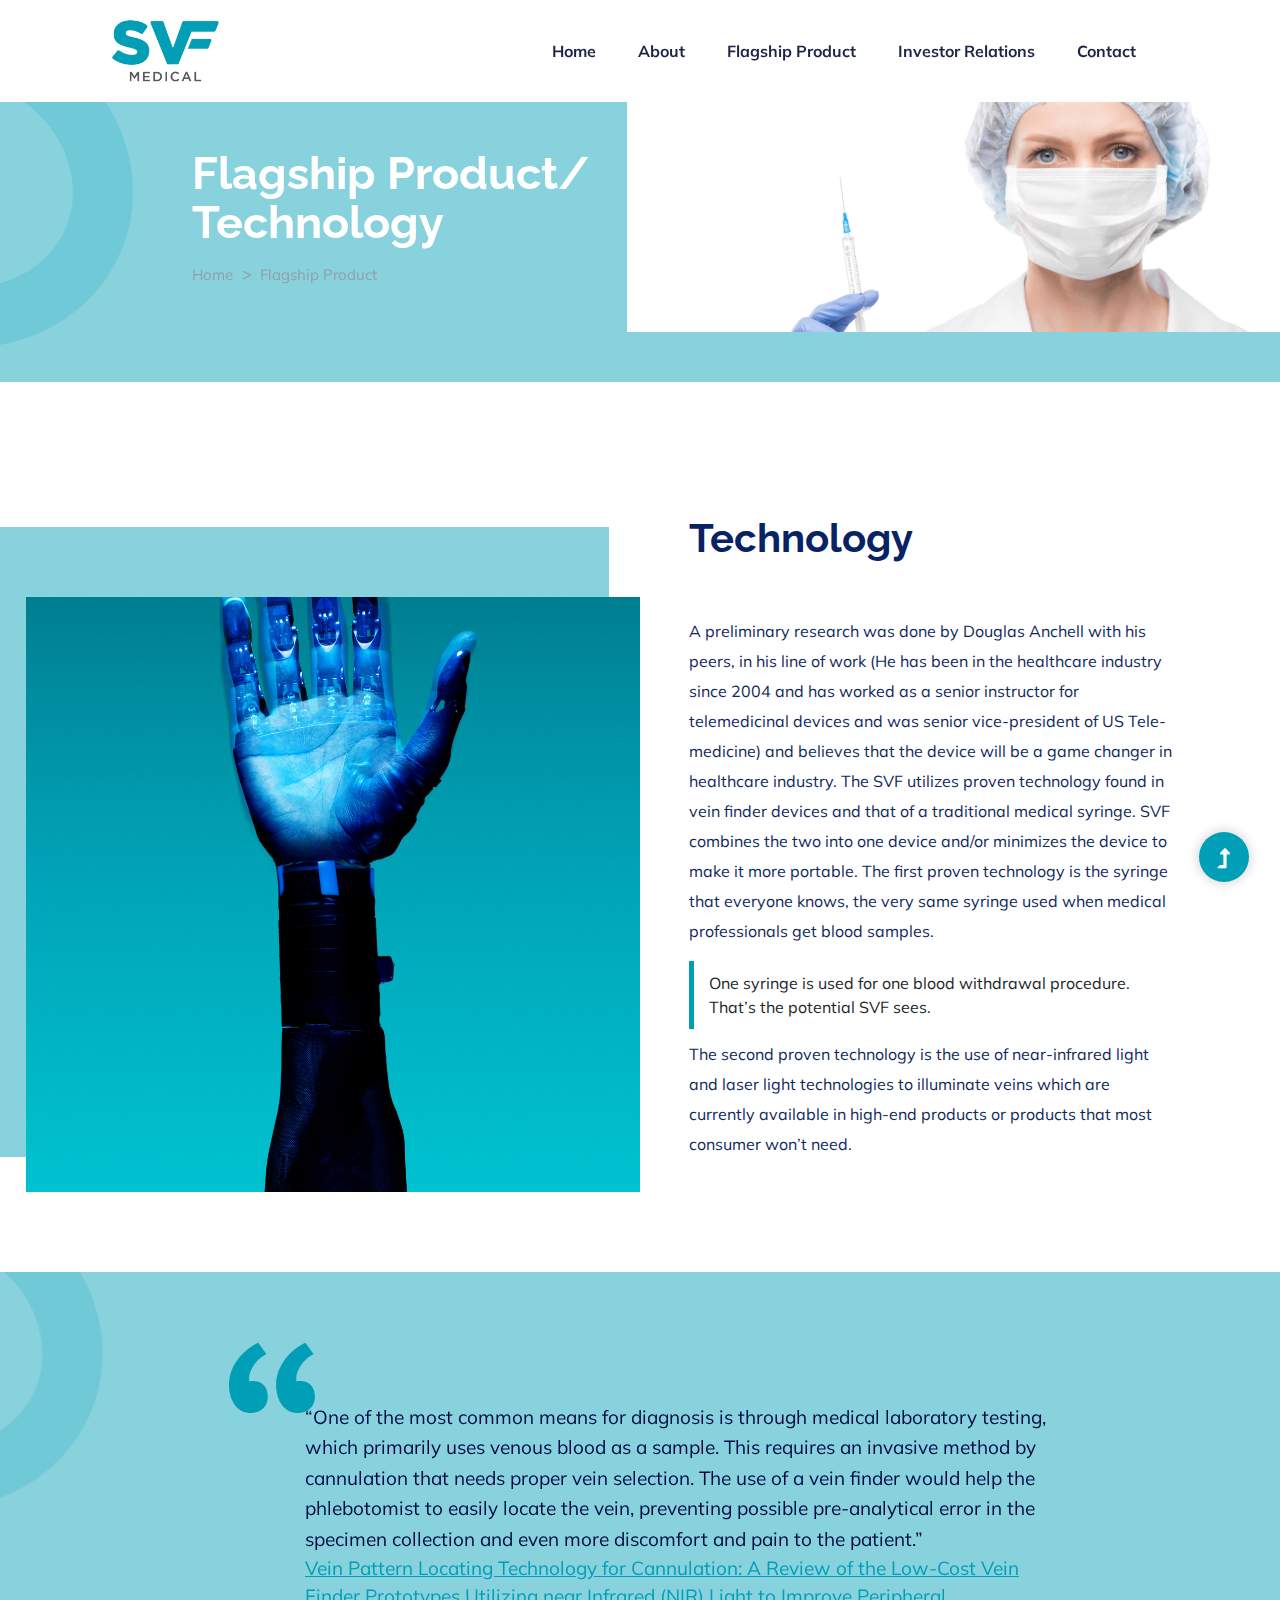
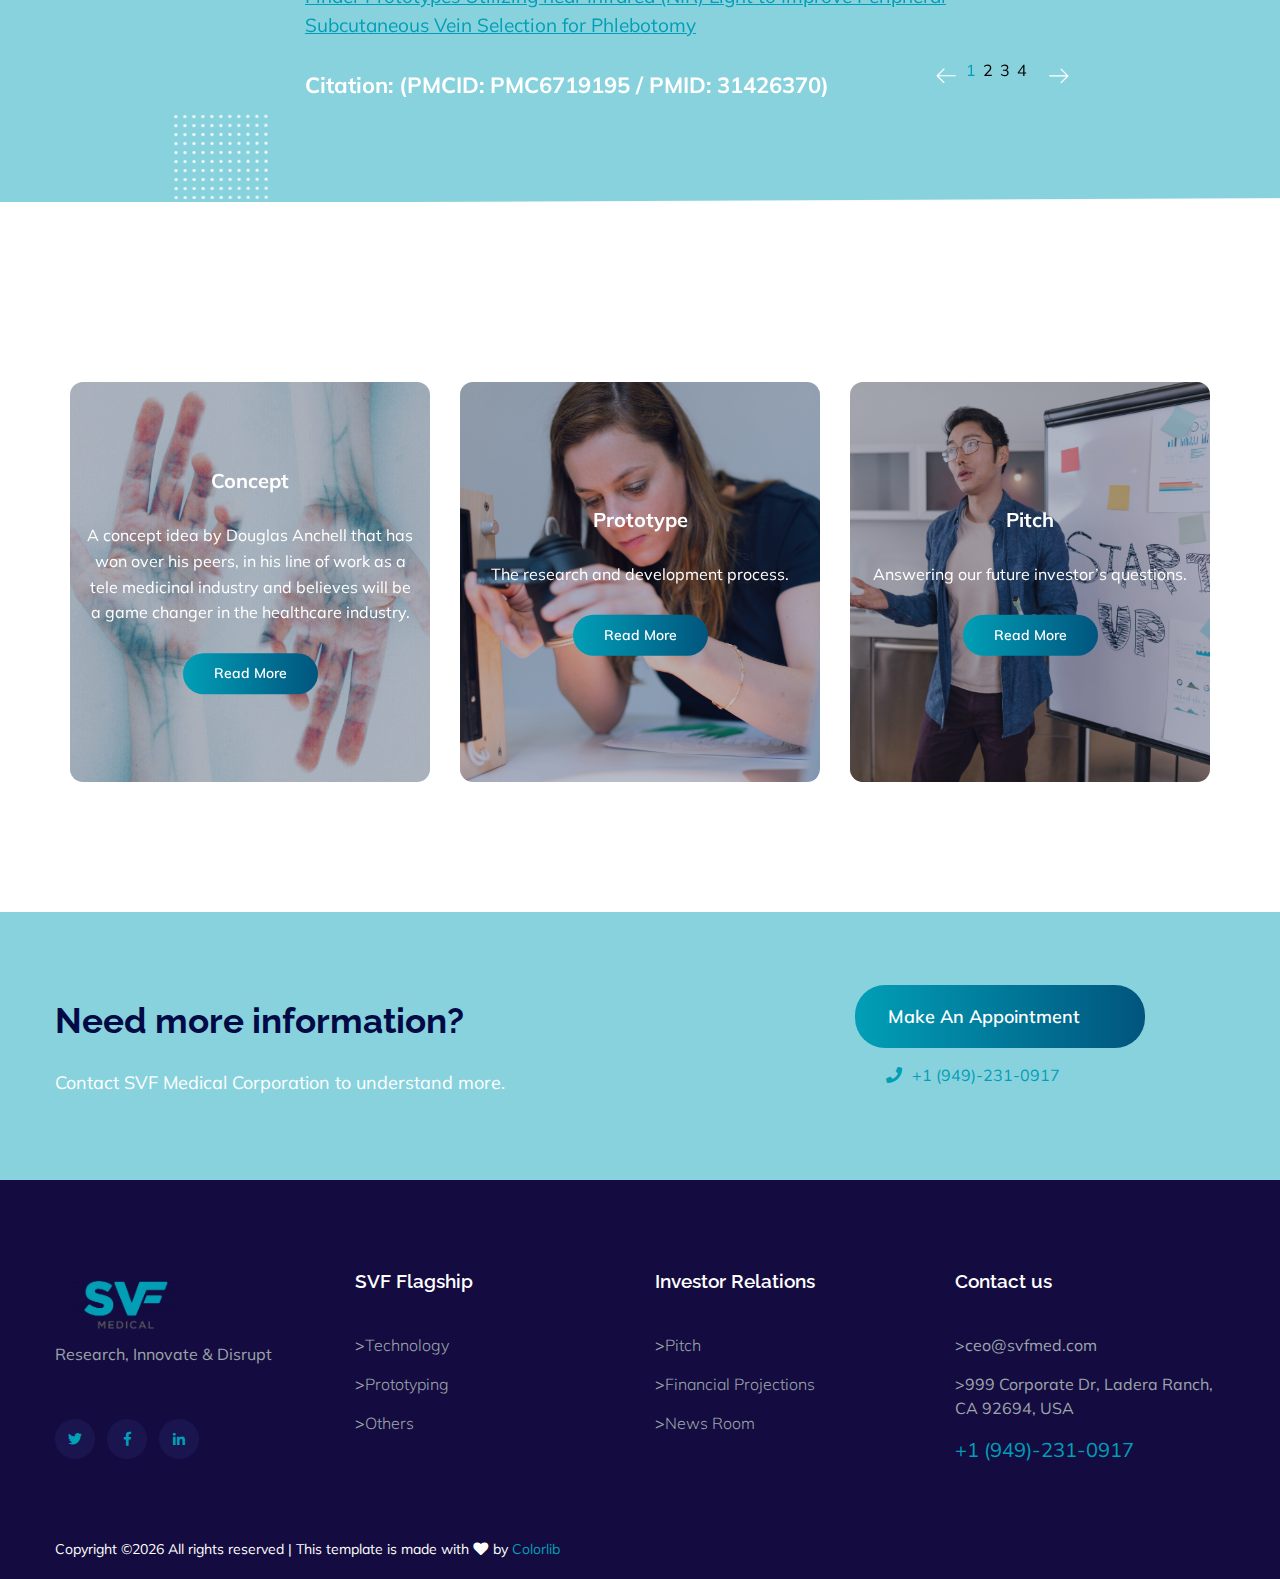
<file: technology.html>
<!doctype html>
<html class="no-js">
<head>
    <meta name="title" content="SVF Medical Corporation – Technology driving our innovations">
    <meta name="description" content="SVF combines the two proven technology into one vein illuminating device and/or minimizes the device to make it more portable.">
    <meta name="keywords" content="SVF, Syringe Vein Finder, Vein illuminate, Vein illuminating syringe">
    <meta name="robots" content="index, follow">
    <meta http-equiv="Content-Type" content="text/html; charset=utf-8">
    <meta name="language" content="English">

    <title>SVF Medical Corporation | Technology</title>
    <link rel="shortcut icon" type="image/x-icon" href="assets/img/SVF-01-1-1024x657.png">

    <!-- CSS here -->
    <link rel="stylesheet" href="assets/css/bootstrap.min.css">
    <link rel="stylesheet" href="assets/css/owl.carousel.min.css">
    <link rel="stylesheet" href="assets/css/slicknav.css">
    <link rel="stylesheet" href="assets/css/flaticon.css">
    <link rel="stylesheet" href="assets/css/progressbar_barfiller.css">
    <link rel="stylesheet" href="assets/css/animate.min.css">
    <link rel="stylesheet" href="assets/css/animated-headline.css">
    <link rel="stylesheet" href="assets/css/fontawesome-all.min.css">
    <link rel="stylesheet" href="assets/css/themify-icons.css">
    <link rel="stylesheet" href="assets/css/slick.css">
    <link rel="stylesheet" href="assets/css/nice-select.css">
    <link rel="stylesheet" href="assets/css/style.css">
</head>
<body>
    <!-- ? Preloader Start -->
    <div id="preloader-active">
        <div class="preloader d-flex align-items-center justify-content-center">
            <div class="preloader-inner position-relative">
                <div class="preloader-circle"></div>
                <div class="preloader-img pere-text">
                    <img src="assets/img/SVF-01-1-1024x657.png" alt="">
                </div>
            </div>
        </div>
    </div> 
    <!-- Preloader Start-->
    <header>
        <!-- Header Start -->
        <div class="header-area header_area">
            <div class="main-header">
             <div class="header-bottom  header-sticky">
                <div class="container-fluid">
                    <div class="row align-items-center">
                        <!-- Logo -->
                        <div class="col-xl-2 col-lg-2 col-md-1">
                            <div class="logo">
                              <a href="index.html"><img src="assets/img/SVF-01-1-1024x657.png" alt=""></a>
                          </div>
                      </div>
                      <div class="col-xl-10 col-lg-10 col-md-8">
                         <div class="header-left  d-flex f-right align-items-center">
                            <!-- Main-menu -->
                            <div class="main-menu f-right d-none d-lg-block">
                                <nav> 
                                    <ul id="navigation">                                                                                                                                     
                                        <li><a href="index.html">Home</a></li>
                                        <li><a>About</a>
                                            <ul class="submenu">
                                                <li><a href="about-founder.html">Founder</a></li>
                                                <li><a href="about-concept.html">Concept</a></li>
                                                <li><a href="about-mission.html">Mission</a></li>
                                            </ul>
                                        </li>
                                        <li><a >Flagship Product</a>
                                            <ul class="submenu">
                                                <li><a href="technology.html">Technology</a></li>
                                                <li><a href="prototyping.html">Prototyping</a></li>
                                                <li><a href="others.html">Others</a></li>
                                            </ul>
                                        </li>
                                        <li><a>Investor Relations</a>
                                            <ul class="submenu">
                                                <li><a href="pitch.html">Pitch</a></li>
                                                <li><a href="financial-projections.html">Financial Projections</a></li>
                                                <li><a href="news-room.html">News Room</a>
                                                    <ul class="submenu">
                                                        <li><a href="pr1.html">PR1</a></li>
                                                        <li><a href="pr2.html">PR2</a></li>
                                                    </ul>
                                                </li>
                                            </ul>
                                        </li>
                                        <li><a href="contact.html">Contact</a></li>
                                    </ul>
                                </nav>
                            </div>
                            <!-- left Btn -->
                            <!-- <div class="header-right-btn f-right d-none d-lg-block  ml-30">
                                <a href="#" class="header-btn">Make an Appointment</a>
                            </div> -->
                        </div>
                    </div>             
                    <!-- Mobile Menu -->
                    <div class="col-12">
                        <div class="mobile_menu d-block d-lg-none"></div>
                    </div>
                </div>
            </div>
        </div>
    </div>
</div>
<!-- Header End -->
</header>
<main>
     <!--? slider Area Start-->
     <div class="slider-area slider-area2 slider-height2 position-relative" data-background="assets/img/bg.png">
        <div class="slider-active">
            <!-- Single Slider -->
            <div class="single-slider">
                <div class="slider-cap-wrapper">
                    <div class="hero-caption">
                        <h1 data-animation="fadeInLeft" data-delay=".4s">Flagship Product/ Technology</h1>
                        <!-- breadcrumb Start-->
                        <nav aria-label="breadcrumb">
                            <ol class="breadcrumb">
                                <li class="breadcrumb-item"><a href="index.html">Home</a></li>
                                <li class="breadcrumb-item"><a href="#">Flagship Product</a></li> 
                            </ol>
                        </nav>
                    </div>

                    <!-- breadcrumb End -->
                    <div class="hero-img">
                        <img src="./female-doctor-with-syringe-L6YJ9BF.png" style="height: 230px;" alt=""  data-animation="fadeInRight" data-transition-duration="5s">
                    </div>
                </div>
            </div>
        </div>

    </div>
    <!-- slider Area End-->
    
    <!--Services Area End -->
    <!--! About Area Start 01 -->
    <section class="about-area fix pt-top">
        <!--Right Contents  -->
        <div class="about-img" style="background-image: url(./assets/img/Technology.jpg);background-size: cover;">
            
        </div>
        <!-- left Contents -->
        <div class="about-details">
            <div class="right-caption">
                <!-- Section Tittle -->
                <div class="section-tittle mb-50">
                    <h2>Technology</h2>
                </div>
                <div class="about-more">
                    <p>A preliminary research was done by Douglas Anchell with his peers, in his line of work (He has been in the healthcare industry since 2004 and has worked as a senior instructor for telemedicinal devices and was senior vice-president of US Tele-medicine) and believes that the device will be a game changer in healthcare industry.
                        The SVF utilizes proven technology found in vein finder devices and that of a traditional medical syringe. SVF combines the two into one device and/or minimizes the device to make it more portable. 
                        The first proven technology is the syringe that everyone knows, the very same syringe used when medical professionals get blood samples.             
                    </p>
                    <div class="quote">
                        <div>
                            <div class="row">
                                <div class="col-lg-12">
                                    <blockquote class="generic-blockquote tech">
                                        One syringe is used for one blood withdrawal procedure. That’s the potential SVF sees.
                                    </blockquote>
                                </div>
                            </div>
                        </div>
                    </div>
                    <p class="about-more">The second proven technology is the use of near-infrared light and laser light technologies to illuminate veins which are currently available in high-end products or products that most consumer won’t need.
                    </p>
                </div>
            </div>
        </div>
    </section>
    <!-- About Area End-->

    <!-- About Area End-->
    <!--? Testimonial Area Start -->
    <section class="testimonial-area pt-5 pb-100 fix mt-80 mb-80" data-background="assets/img/bg.png">
        <div class="container">
            <div class="row align-items-center justify-content-center">
                <div class=" col-lg-9">
                    <div class="about-caption">
                        <!-- Testimonial Start -->
                        <div class="h1-testimonial-active dot-style">
                            <!-- Single Testimonial -->
                            <div class="single-testimonial position-relative">
                                <div class="testimonial-caption">
                                    <img src="assets/img/dashicons_format-quote.png" alt="" class="quotes-sign">
                                    <p class="mb-0">“One of the most common means for diagnosis is through medical laboratory testing, which primarily uses venous blood as a sample. This requires an invasive method by cannulation that needs proper vein selection. The use of a vein finder would help the phlebotomist to easily locate the vein, preventing possible pre-analytical error in the specimen collection and even more discomfort and pain to the patient.”</p>
                                    <a class="link-test" href="https://www.ncbi.nlm.nih.gov/pmc/articles/PMC6719195/">
                                        Vein Pattern Locating Technology for Cannulation: A Review of the Low-Cost Vein Finder Prototypes Utilizing near Infrared (NIR) Light to Improve Peripheral Subcutaneous Vein Selection for Phlebotomy
                                    </a>
                                </div>
                                <div class="testimonial-founder d-flex align-items-center">
                                    <div class="founder-text ml-0 mt-5">
                                        <span>Citation: (PMCID: PMC6719195   / PMID: 31426370) </span>
                                    </div>
                                </div>
                            </div>
                            <!-- Single Testimonial -->
                            <div class="single-testimonial position-relative">
                                <div class="testimonial-caption">
                                    <img src="assets/img/dashicons_format-quote.png" alt="" class="quotes-sign">
                                    <p>“The prototype tested with pediatric patients for venipuncture showed a positive result, the failure rate with 1 out of 45 (2%) compared without the use of NIR vascular imaging system 10 out of 80 (13%) was noted.”</p>
                                </div>
                                <div class="testimonial-founder d-flex align-items-center">
                                    <div class="founder-text ml-0 mt-5">
                                        <span>In the study of Dhakshayani, M. et al., 2015</span>
                                    </div>
                                </div>
                            </div>
                            <!-- Single Testimonial -->
                            <div class="single-testimonial position-relative">
                                <div class="testimonial-caption">
                                    <img src="assets/img/dashicons_format-quote.png" alt="" class="quotes-sign">
                                    <p>“Results show that the use of the vein finder increased the success of the procedure in the first attempt—15/17 (88.23%) with the device compared to 10/17 (58.82%) by standard of care vein access in pale skin/subject.”</p>
                                </div>
                                <div class="testimonial-founder d-flex align-items-center">
                                    <div class="founder-text ml-0 mt-5">
                                        <span>In the study of Anupongongarch P et al., in 2015</span>
                                    </div>
                                </div>
                            </div>
                            <!-- Single Testimonial -->
                            <div class="single-testimonial position-relative">
                                <div class="testimonial-caption">
                                    <img src="assets/img/dashicons_format-quote.png" alt="" class="quotes-sign">
                                    <p>“43 trainee clinicians (nursing students) in performing the procedure to evaluate their prototype through a non-invasive, observational study having the highest result of 4.45 (mean value) for the Likert scale item (A) “the prototype is useful” and a 35.2% more successful in visualizing and locating veins (n = 500 attempts) than the nursing students.”</p>
                                </div>
                                <div class="testimonial-founder d-flex align-items-center">
                                    <div class="founder-text ml-0 mt-5">
                                        <span>In the study of the study of Juric S and Zalik B, 2014</span>
                                    </div>
                                </div>
                            </div>
                        </div>
                        <!-- Testimonial End -->
                    </div>
                </div>
            </div>
        </div>
    </section>
    <!--? Testimonial Area End -->
    
    <section class="services-section section-padding30 fix">
        <div class="container">
            <div class="services-active">
                <div class="single-services section-over1 text-center">
                    <div class="services-img">
                        <img src="assets/img/Concept.jpg" alt="">
                        <div class="services-caption" style="top: 50%;">
                            <h3><a href="about-concept.html">Concept</a></h3>
                            <p>A concept idea by Douglas Anchell that has won over his peers, in his line of work as a tele medicinal industry and believes will be a game changer in the healthcare industry.</p>
                            <a href="about-concept.html" class="btn btn3">Read More</a>
                        </div>
                    </div>
                </div>
                <div class="single-services section-over1 text-center">
                    <div class="services-img">
                        <img src="assets/img/Prototype.jpg" alt="">
                        <div class="services-caption" style="top: 50%;">
                            <h3><a href="prototyping.html">Prototype</a></h3>
                            <p>The research and development process.</p>
                            <a href="prototyping.html" class="btn btn3">Read More</a>
                        </div>
                    </div>
                </div>
                <div class="single-services section-over1 text-center">
                    <div class="services-img">
                        <img src="assets/img/Pitch.jpg" alt="">
                        <div class="services-caption" style="top: 50%;">
                            <h3><a href="pitch.html">Pitch</a></h3>
                            <p>Answering our future investor’s questions.</p>
                            <a href="pitch.html" class="btn btn3">Read More</a>
                        </div>
                    </div>
                </div>
            </div>
        </div>
    </section>

    <!-- Team Ara End -->
    <!--? Want To work -->
    <section class="wantToWork-area section-bg2">
        <div class="container">
            <div class="wants-wrapper w-padding2">
                <div class="row align-items-center justify-content-between">
                    <div class="col-xl-7 col-lg-7 col-md-12">
                        <div class="wantToWork-caption wantToWork-caption2">
                            <h2>Need more information? </h2>
                            <p>Contact SVF Medical Corporation to understand more. </p>
                        </div>
                    </div>
                    <div class="col-xl-4 col-lg-4 col-md-6">
                        <a href="contact.html" class="btn w-btn wantToWork-btn mr-20">Make an Appointment</a>
                        <a href="contact.html" class="btn2 w-btn wantToWork-btn"><i class="fas fa-phone"></i> +1 (949)-231-0917</a>
                    </div>
                </div>
            </div>
        </div>
    </section>
    <!-- Want To work End -->
   
</main>
<footer>
    <div class="footer-wrapper section-bg2">
        <!-- Footer Start-->
        <div class="footer-area footer-padding">
            <div class="container">
                <div class="row">
                    <div class="col-xl-3 col-lg-4 col-md-4 col-sm-6">
                        <div class="single-footer-caption mb-50">
                            <div class="single-footer-caption mb-30">
                                <!-- logo -->
                                <div class="footer-logo">
                                    <a href="index.html"><img src="assets/img/SVF-01-1-1024x657.png" alt=""></a>
                                </div>
                                <div class="footer-tittle">
                                    <div class="footer-pera">
                                        <p>Research, Innovate & Disrupt</p>
                                    </div>
                                </div>
                                <!-- social -->
                                <div class="footer-social">
                                    <a href="#"><i class="fab fa-twitter"></i></a>
                                    <a href="#"><i class="fab fa-facebook-f"></i></a>
                                    <a href="#"><i class="fab fa-linkedin-in"></i></a>
                                </div>
                            </div>
                        </div>
                    </div>
                    <div class="col-xl-3 col-lg-4 col-md-4 col-sm-6">
                        <div class="single-footer-caption mb-50">
                            <div class="footer-tittle">
                                <h4>SVF Flagship</h4>
                                <ul>
                                    <li class="footer-gray">><a href="technology.html">Technology</a></li>
                                    <li class="footer-gray">><a href="prototyping.html">Prototyping</a></li>
                                    <li class="footer-gray">><a href="others.html">Others</a></li>
                                </ul>
                            </div>
                        </div>
                    </div>
                    <div class="col-xl-3 col-lg-4 col-md-4 col-sm-6">
                        <div class="single-footer-caption mb-50">
                            <div class="footer-tittle">
                                <h4>Investor Relations</h4>
                                <ul>
                                    <li class="footer-gray">><a href="pitch.html">Pitch</a></li>
                                    <li class="footer-gray">><a href="financial-projections.html">Financial Projections</a></li>
                                    <li class="footer-gray">><a href="pr1.html">News Room</a></li>
                                </ul>
                            </div>
                        </div>
                    </div>
                    <div class="col-xl-3 col-lg-4 col-md-4 col-sm-6">
                        <div class="single-footer-caption mb-50">
                            <div class="footer-tittle">
                                <h4>Contact us</h4>
                                <ul>
                                    <li class="footer-gray">>ceo@svfmed.com</li>
                                    <li class="footer-gray">>999 Corporate Dr, Ladera Ranch, CA 92694, USA </li>
                                    <li class="footer-gray number">+1 (949)-231-0917</li>
                                </ul>
                            </div>
                        </div>
                    </div>
                </div>
            </div>
        </div>
        <!-- footer-bottom area -->
        <div class="footer-bottom-area">
            <div class="container">
                <div class="footer-border">
                    <div class="row align-items-center">
                        <div class="col-xl-12 ">
                            <div class="footer-copy-right">
                                <p><!-- Link back to Colorlib can't be removed. Template is licensed under CC BY 3.0. -->
                                  Copyright &copy;<script>document.write(new Date().getFullYear());</script> All rights reserved | This template is made with <i class="fa fa-heart" aria-hidden="true"></i> by <a href="https://colorlib.com" target="_blank">Colorlib</a>
                                  <!-- Link back to Colorlib can't be removed. Template is licensed under CC BY 3.0. --></p>
                              </div>
                          </div>
                      </div>
                  </div>
              </div>
          </div>
          <!-- Footer End-->
      </div>
  </footer>
  <!-- Scroll Up -->
  <div id="back-top" >
    <a title="Go to Top" href="#"> <i class="fas fa-level-up-alt"></i></a>
</div>

<!-- JS here -->

<script src="./assets/js/vendor/modernizr-3.5.0.min.js"></script>
<!-- Jquery, Popper, Bootstrap -->
<script src="./assets/js/vendor/jquery-1.12.4.min.js"></script>
<script src="./assets/js/popper.min.js"></script>
<script src="./assets/js/bootstrap.min.js"></script>
<!-- Jquery Mobile Menu -->
<script src="./assets/js/jquery.slicknav.min.js"></script>

<!-- Jquery Slick , Owl-Carousel Plugins -->
<script src="./assets/js/owl.carousel.min.js"></script>
<script src="./assets/js/slick.min.js"></script>
<!-- One Page, Animated-HeadLin -->
<script src="./assets/js/wow.min.js"></script>
<script src="./assets/js/animated.headline.js"></script>


<!-- Progress -->
<script src="./assets/js/jquery.barfiller.js"></script>

<script src="./assets/js/hover-direction-snake.min.js"></script>

<!-- Jquery Plugins, main Jquery -->	
<script src="./assets/js/plugins.js"></script>
<script src="./assets/js/main.js"></script>

</body>
</html>
</file>
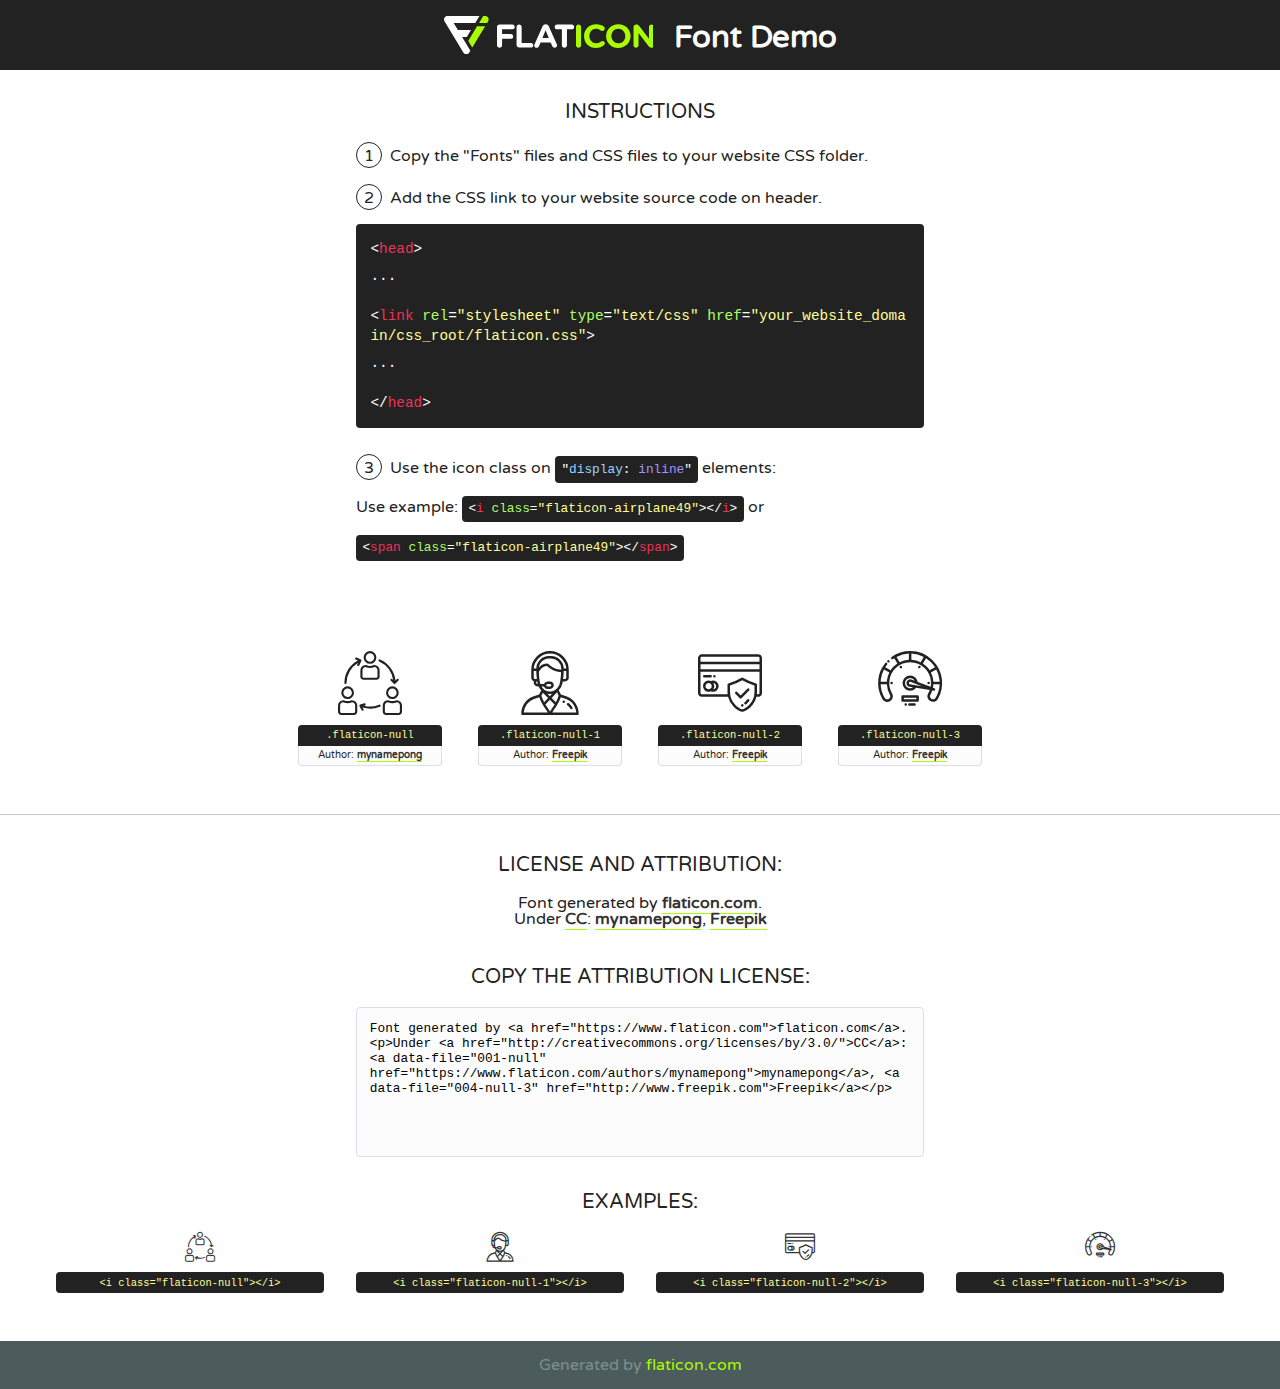
<file: assets/fonts/flaticon.html>
<!DOCTYPE html>
<!--
  Flaticon icon font: Flaticon
  Creation date: 03/06/2020 12:20
-->
<html>
<!DOCTYPE html>
<html>

<head>
    <title>Flaticon WebFont</title>
    <link href="http://fonts.googleapis.com/css?family=Varela+Round" rel="stylesheet" type="text/css" />
    <link rel="stylesheet" type="text/css" href="flaticon.css">
    <meta charset="UTF-8">
    <style>
    html, body, div, span, applet, object, iframe,
    h1, h2, h3, h4, h5, h6, p, blockquote, pre,
    a, abbr, acronym, address, big, cite, code,
    del, dfn, em, img, ins, kbd, q, s, samp,
    small, strike, strong, sub, sup, tt, var,
    b, u, i, center,
    dl, dt, dd, ol, ul, li,
    fieldset, form, label, legend,
    table, caption, tbody, tfoot, thead, tr, th, td,
    article, aside, canvas, details, embed, 
    figure, figcaption, footer, header, hgroup, 
    menu, nav, output, ruby, section, summary,
    time, mark, audio, video {
        margin: 0;
        padding: 0;
        border: 0;
        font-size: 100%;
        font: inherit;
        vertical-align: baseline;
    }
    /* HTML5 display-role reset for older browsers */
    article, aside, details, figcaption, figure, 
    footer, header, hgroup, menu, nav, section {
        display: block;
    }
    body {
        line-height: 1;
    }
    ol, ul {
        list-style: none;
    }
    blockquote, q {
        quotes: none;
    }
    blockquote:before, blockquote:after,
    q:before, q:after {
        content: '';
        content: none;
    }
    table {
        border-collapse: collapse;
        border-spacing: 0;
    }
    body {
        font-family: 'Varela Round', Helvetica, Arial, sans-serif;
        font-size: 16px;
        color: #222;
    }
    a {
        color: #333;
        border-bottom: 1px solid #a9fd00;
        font-weight: bold;
        text-decoration: none;
    }
    * {
        -moz-box-sizing: border-box;
        -webkit-box-sizing: border-box;
        box-sizing: border-box;
        margin: 0;
        padding: 0;
    }
    [class^="flaticon-"]:before, [class*=" flaticon-"]:before, [class^="flaticon-"]:after, [class*=" flaticon-"]:after {
        font-family: Flaticon;
        font-size: 30px;
        font-style: normal;
        margin-left: 20px;
        color: #333;
    }
    .wrapper {
        max-width: 600px;
        margin: auto;
        padding: 0 1em;
    }
    .title {
        font-size: 1.25em;
        text-align: center;
        margin-bottom: 1em;
        text-transform: uppercase;
    }
    header {
        text-align: center;
        background-color: #222;
        color: #fff;
        padding: 1em;
    }
    header .logo {
        width: 210px;
        height: 38px;
        display: inline-block;
        vertical-align: middle;
        margin-right: 1em;
        border: none;
    }
    header strong {
        font-size: 1.95em;
        font-weight: bold;
        vertical-align: middle;
        margin-top: 5px;
        display: inline-block;
    }
    .demo {
        margin: 2em auto;
        line-height: 1.25em;
    }
    .demo ul li {
        margin-bottom: 1em;
    }
    .demo ul li .num {
        color: #222;
        border-radius: 20px;
        display: inline-block;
        width: 26px;
        padding: 3px;
        height: 26px;
        text-align: center;
        margin-right: 0.5em;
        border: 1px solid #222;
    }
    .demo ul li code {
        background-color: #222;
        border-radius: 4px;
        padding: 0.25em 0.5em;
        display: inline-block;
        color: #fff;
        font-family: Consolas,Monaco,Lucida Console,Liberation Mono,DejaVu Sans Mono,Bitstream Vera Sans Mono,Courier New, monospace;
        font-weight: lighter;
        margin-top: 1em;
        font-size: 0.8em;
        word-break: break-all;
    }
    .demo ul li code.big {
        padding: 1em;
        font-size: 0.9em;
    }
    .demo ul li code .red {
        color: #EF3159;
    }
    .demo ul li code .green {
        color: #ACFF65;
    }
    .demo ul li code .yellow {
        color: #FFFF99;
    }
    .demo ul li code .blue {
        color: #99D3FF;
    }
    .demo ul li code .purple {
        color: #A295FF;
    }
    .demo ul li code .dots {
        margin-top: 0.5em;
        display: block;
    }
    #glyphs {
        border-bottom: 1px solid #ccc;
        padding: 2em 0;
        text-align: center;
    }
    .glyph {
        display: inline-block;
        width: 9em;
        margin: 1em;
        text-align: center;
        vertical-align: top;
        background: #FFF;
    }
    .glyph .glyph-icon {
        padding: 10px;
        display: block;
        font-family:"Flaticon";
        font-size: 64px;
        line-height: 1;
    }
    .glyph .glyph-icon:before {
        font-size: 64px;
        color: #222;
        margin-left: 0;
    }
    .class-name {
        font-size: 0.65em;
        background-color: #222;
        color: #fff;
        border-radius: 4px 4px 0 0;
        padding: 0.5em;
        color: #FFFF99;
        font-family: Consolas,Monaco,Lucida Console,Liberation Mono,DejaVu Sans Mono,Bitstream Vera Sans Mono,Courier New, monospace;
    }
    .author-name {
        font-size: 0.6em;
        background-color: #fcfcfd;
        border: 1px solid #DEDEE4;
        border-top: 0;
        border-radius: 0 0 4px 4px;
        padding: 0.5em;
    }
    .class-name:last-child {
        font-size: 10px;
        color:#888;
    }
    .class-name:last-child a {
        font-size: 10px;
        color:#555;
    }
    .class-name:last-child a:hover {
        color:#a9fd00;
    }
    .glyph > input {
        display: block;
        width: 100px;
        margin: 5px auto;
        text-align: center;
        font-size: 12px;
        cursor: text;
    }
    .glyph > input.icon-input {
        font-family:"Flaticon";
        font-size: 16px;
        margin-bottom: 10px;
    }
    .attribution .title {
        margin-top: 2em;
    }
    .attribution textarea {
        background-color: #fcfcfd;
        padding: 1em;
        border: none;
        box-shadow: none;
        border: 1px solid #DEDEE4;
        border-radius: 4px;
        resize: none;
        width: 100%;
        height: 150px;
        font-size: 0.8em;
        font-family: Consolas,Monaco,Lucida Console,Liberation Mono,DejaVu Sans Mono,Bitstream Vera Sans Mono,Courier New, monospace;
        -webkit-appearance: none;
    }
    .iconsuse {
        margin: 2em auto;
        text-align: center;
        max-width: 1200px;
    }
    .iconsuse:after {
        content: '';
        display: table;
        clear: both;
    }
    .iconsuse .image {
        float: left;
        width: 25%;
        padding: 0 1em;
    }
    .iconsuse .image p {
        margin-bottom: 1em;
    }
    .iconsuse .image span {
        display: block;
        font-size: 0.65em;
        background-color: #222;
        color: #fff;
        border-radius: 4px;
        padding: 0.5em;
        color: #FFFF99;
        margin-top: 1em;
        font-family: Consolas,Monaco,Lucida Console,Liberation Mono,DejaVu Sans Mono,Bitstream Vera Sans Mono,Courier New, monospace;
    }
    #footer {
        text-align: center;
        background-color: #4C5B5C;
        color: #7c9192;
        padding: 1em;
    }
    #footer a {
        border: none;
        color: #a9fd00;
        font-weight: normal;
    }
    @media (max-width: 960px) {
        .iconsuse .image {
            width: 50%;
        }
    }
    @media (max-width: 560px) {
        .iconsuse .image {
            width: 100%;
        }
    }
    </style>
</head>

<body class="characters-off">

    <header>
        <a href="https://www.flaticon.com" target="_blank" class="logo">
            <svg version="1.1" xmlns="http://www.w3.org/2000/svg" xmlns:xlink="http://www.w3.org/1999/xlink" xmlns:a="http://ns.adobe.com/AdobeSVGViewerExtensions/3.0/" viewBox="0 0 560.875 102.036" enable-background="new 0 0 560.875 102.036" xml:space="preserve">
                <defs>
                </defs>
                <g>
                    <g class="letters">
                        <path fill="#ffffff" d="M141.596,29.675c0-3.777,2.985-6.767,6.764-6.767h34.438c3.426,0,6.15,2.728,6.15,6.15
                        c0,3.43-2.724,6.149-6.15,6.149h-27.674v13.091h23.719c3.429,0,6.151,2.724,6.151,6.15c0,3.43-2.723,6.149-6.151,6.149h-23.719
                        v17.574c0,3.773-2.986,6.761-6.764,6.761c-3.779,0-6.764-2.989-6.764-6.761V29.675z"></path>
                        <path fill="#ffffff" d="M193.844,29.149c0-3.781,2.985-6.767,6.764-6.767c3.776,0,6.763,2.985,6.763,6.767v42.957h25.039
                        c3.426,0,6.149,2.726,6.149,6.153c0,3.425-2.723,6.15-6.149,6.15h-31.802c-3.779,0-6.764-2.986-6.764-6.768V29.149z"></path>
                        <path fill="#ffffff" d="M241.891,75.71l21.438-48.407c1.492-3.341,4.215-5.357,7.906-5.357h0.792
                        c3.686,0,6.323,2.017,7.815,5.357l21.439,48.407c0.436,0.967,0.701,1.845,0.701,2.723c0,3.602-2.809,6.501-6.414,6.501
                        c-3.161,0-5.269-1.845-6.499-4.655l-4.132-9.661h-27.059l-4.301,10.102c-1.144,2.631-3.426,4.214-6.237,4.214
                        c-3.517,0-6.24-2.81-6.24-6.325C241.1,77.64,241.451,76.677,241.891,75.71z M279.932,58.666l-8.521-20.297l-8.526,20.297H279.932
                        z"></path>
                        <path fill="#ffffff" d="M314.864,35.387H301.86c-3.429,0-6.239-2.813-6.239-6.238c0-3.429,2.811-6.24,6.239-6.24h39.533
                        c3.426,0,6.237,2.811,6.237,6.24c0,3.425-2.811,6.238-6.237,6.238h-13.001v42.785c0,3.773-2.99,6.761-6.764,6.761
                        c-3.779,0-6.764-2.989-6.764-6.761V35.387z"></path>
                        <path fill="#A9FD00" d="M352.615,29.149c0-3.781,2.985-6.767,6.767-6.767c3.774,0,6.761,2.985,6.761,6.767v49.024
                        c0,3.773-2.987,6.761-6.761,6.761c-3.781,0-6.767-2.989-6.767-6.761V29.149z"></path>
                        <path fill="#A9FD00" d="M374.132,53.836v-0.179c0-17.481,13.178-31.801,32.065-31.801c9.22,0,15.459,2.458,20.557,6.238
                        c1.402,1.054,2.637,2.985,2.637,5.357c0,3.692-2.985,6.59-6.681,6.59c-1.845,0-3.071-0.702-4.044-1.319
                        c-3.776-2.813-7.729-4.393-12.562-4.393c-10.364,0-17.831,8.611-17.831,19.154v0.173c0,10.542,7.291,19.329,17.831,19.329
                        c5.715,0,9.492-1.756,13.359-4.834c1.049-0.874,2.458-1.491,4.039-1.491c3.429,0,6.325,2.813,6.325,6.236
                        c0,2.106-1.056,3.78-2.282,4.834c-5.539,4.834-12.036,7.733-21.878,7.733C387.572,85.464,374.132,71.493,374.132,53.836z"></path>
                        <path fill="#A9FD00" d="M433.009,53.836v-0.179c0-17.481,13.79-31.801,32.766-31.801c18.981,0,32.592,14.143,32.592,31.628v0.173
                        c0,17.483-13.785,31.807-32.769,31.807C446.625,85.464,433.009,71.32,433.009,53.836z M484.224,53.836v-0.179
                        c0-10.539-7.725-19.326-18.626-19.326c-10.893,0-18.449,8.611-18.449,19.154v0.173c0,10.542,7.73,19.329,18.626,19.329
                        C476.676,72.986,484.224,64.378,484.224,53.836z"></path>
                        <path fill="#A9FD00" d="M506.233,29.321c0-3.774,2.99-6.763,6.767-6.763h1.401c3.252,0,5.183,1.583,7.029,3.953l26.093,34.265
                        V29.059c0-3.692,2.99-6.677,6.681-6.677c3.683,0,6.671,2.985,6.671,6.677v48.934c0,3.78-2.987,6.765-6.764,6.765h-0.436
                        c-3.257,0-5.188-1.581-7.034-3.953l-27.056-35.492v32.944c0,3.687-2.985,6.676-6.678,6.676c-3.683,0-6.673-2.989-6.673-6.676
                        V29.321z"></path>
                    </g>
                    <g class="insignia">
                        <path fill="#ffffff" d="M48.372,56.137h12.517l11.156-18.537H37.186L25.688,18.539h57.825L94.668,0H9.271
                        C5.925,0,2.842,1.801,1.198,4.716c-1.644,2.907-1.593,6.482,0.134,9.343l50.38,83.501c1.678,2.781,4.689,4.476,7.938,4.476
                        c3.246,0,6.257-1.695,7.935-4.476l2.898-4.804L48.372,56.137z"></path>
                        <g class="i">
                            <path fill="#A9FD00" d="M93.575,18.539h0.031v0.004l21.652,0.004l2.705-4.488c1.727-2.861,1.778-6.436,0.133-9.343
                            C116.454,1.801,113.371,0,110.026,0h-5.294L93.575,18.539z"></path>
                            <polygon fill="#A9FD00" points="88.291,27.356 64.725,66.486 75.519,84.404 109.942,27.356"></polygon>
                        </g>
                    </g>
                </g>
            </svg>
        </a>
        <strong>Font Demo</strong>
    </header>


    <section class="demo wrapper">

        <p class="title">Instructions</p>

        <ul>
            <li>
                <span class="num">1</span>Copy the "Fonts" files and CSS files to your website CSS folder.
            </li>
            <li>
                <span class="num">2</span>Add the CSS link to your website source code on header.
                <code class="big">
                    &lt;<span class="red">head</span>&gt;
                    <br/><span class="dots">...</span>
                    <br/>&lt;<span class="red">link</span> <span class="green">rel</span>=<span class="yellow">"stylesheet"</span> <span class="green">type</span>=<span class="yellow">"text/css"</span> <span class="green">href</span>=<span class="yellow">"your_website_domain/css_root/flaticon.css"</span>&gt;
                    <br/><span class="dots">...</span>
                    <br/>&lt;/<span class="red">head</span>&gt;
                </code>
            </li>

            <li>
                <p>
                    <span class="num">3</span>Use the icon class on <code>"<span class="blue">display</span>:<span class="purple"> inline</span>"</code> elements:
                    <br />
                    Use example: <code>&lt;<span class="red">i</span> <span class="green">class</span>=<span class="yellow">&quot;flaticon-airplane49&quot;</span>&gt;&lt;/<span class="red">i</span>&gt;</code> or <code>&lt;<span class="red">span</span> <span class="green">class</span>=<span class="yellow">&quot;flaticon-airplane49&quot;</span>&gt;&lt;/<span class="red">span</span>&gt;</code>
            </li>
        </ul>

    </section>




   <section id="glyphs">          
    
      
        <div class="glyph"><div class="glyph-icon flaticon-null"></div>
            <div class="class-name">.flaticon-null</div>
            <div class="author-name">Author: <a data-file="001-null" href="https://www.flaticon.com/authors/mynamepong">mynamepong</a> </div> 
        </div>        
        
        <div class="glyph"><div class="glyph-icon flaticon-null-1"></div>
            <div class="class-name">.flaticon-null-1</div>
            <div class="author-name">Author: <a data-file="002-null-1" href="http://www.freepik.com">Freepik</a> </div> 
        </div>        
        
        <div class="glyph"><div class="glyph-icon flaticon-null-2"></div>
            <div class="class-name">.flaticon-null-2</div>
            <div class="author-name">Author: <a data-file="003-null-2" href="http://www.freepik.com">Freepik</a> </div> 
        </div>        
        
        <div class="glyph"><div class="glyph-icon flaticon-null-3"></div>
            <div class="class-name">.flaticon-null-3</div>
            <div class="author-name">Author: <a data-file="004-null-3" href="http://www.freepik.com">Freepik</a> </div> 
        </div>        
        

    </section>



    <section class="attribution wrapper"   style="text-align:center;">

      <div class="title">License and attribution:</div><div class="attrDiv">Font generated by <a href="https://www.flaticon.com">flaticon.com</a>. <div><p>Under <a href="http://creativecommons.org/licenses/by/3.0/">CC</a>: <a data-file="001-null" href="https://www.flaticon.com/authors/mynamepong">mynamepong</a>, <a data-file="004-null-3" href="http://www.freepik.com">Freepik</a></p>  </div>
      </div>
      <div class="title">Copy the Attribution License:</div>

    <textarea onclick="this.focus();this.select();">Font generated by &lt;a href=&quot;https://www.flaticon.com&quot;&gt;flaticon.com&lt;/a&gt;. <p>Under <a href="http://creativecommons.org/licenses/by/3.0/">CC</a>: <a data-file="001-null" href="https://www.flaticon.com/authors/mynamepong">mynamepong</a>, <a data-file="004-null-3" href="http://www.freepik.com">Freepik</a></p>  
     </textarea>

    </section>

    <section class="iconsuse">

          <div class="title">Examples:</div>            
             
            <div class="image">
                <p>
                    <i class="glyph-icon flaticon-null"></i> 
                    <span>&lt;i class=&quot;flaticon-null&quot;&gt;&lt;/i&gt;</span>
                </p>
            </div>
            
            <div class="image">
                <p>
                    <i class="glyph-icon flaticon-null-1"></i> 
                    <span>&lt;i class=&quot;flaticon-null-1&quot;&gt;&lt;/i&gt;</span>
                </p>
            </div>
            
            <div class="image">
                <p>
                    <i class="glyph-icon flaticon-null-2"></i> 
                    <span>&lt;i class=&quot;flaticon-null-2&quot;&gt;&lt;/i&gt;</span>
                </p>
            </div>
            
            <div class="image">
                <p>
                    <i class="glyph-icon flaticon-null-3"></i> 
                    <span>&lt;i class=&quot;flaticon-null-3&quot;&gt;&lt;/i&gt;</span>
                </p>
            </div>
                       
        </div>
                            
    </section>

<div id="footer">
    <div>Generated by <a href="https://www.flaticon.com">flaticon.com</a>
    </div>
</div>



</body>
</html>
</file>
<file: assets/css/flaticon.css>
/*
  	Flaticon icon font: Flaticon
  	Creation date: 03/06/2020 12:20
  	*/

@font-face {
  font-family: "Flaticon";
  src: url("../fonts/Flaticon.eot");
  src: url("../fonts/Flaticon.eot?#iefix") format("embedded-opentype"),
       url("../fonts/Flaticon.woff2") format("woff2"),
       url("../fonts/Flaticon.woff") format("woff"),
       url("../fonts/Flaticon.ttf") format("truetype"),
       url("../fonts/Flaticon.svg#Flaticon") format("svg");
  font-weight: normal;
  font-style: normal;
}

@media screen and (-webkit-min-device-pixel-ratio:0) {
  @font-face {
    font-family: "Flaticon";
    src: url("../fonts/Flaticon.svg#Flaticon") format("svg");
  }
}

[class^="flaticon-"]:before, [class*=" flaticon-"]:before,
[class^="flaticon-"]:after, [class*=" flaticon-"]:after {   
  font-family: Flaticon;
font-style: normal;
}

.flaticon-null:before { content: "\f100"; }
.flaticon-null-1:before { content: "\f101"; }
.flaticon-null-2:before { content: "\f102"; }
.flaticon-null-3:before { content: "\f103"; }
</file>
<file: assets/css/progressbar_barfiller.css>
/* Custom Code skills */
.single-skill{
  display: flex;
}

.single-skill span {
	color: #79838b;
	font-size: 13px;
	font-weight: 300;
	letter-spacing: 0;
	margin-bottom: 14px;
	display: block;
}
.single-skill .bar-progress {
	width: 100%;
}
.single-skill .bar-title {
  width: 20%;
  margin-bottom: 19px;
}

.skills-content {
  padding-top: 200px;
  padding-left: 70px;
}

.skills-shape-bg {
  height: 651px;
  width: 868px;
  position: absolute;
  content: "";
  border: 2px solid #4d4d4d;
  left: 40%;
  top: 255px;
}

.skills-shape-bg::before {
  position: absolute;
  content: "";
  height: 465px;
  width: 300px;
  border: 2px solid #4d4d4d;
  left: -35%;
  top: 50%;
  transform: translateY(-50%);
  border-right: 0;
}



/* Default */
.barfiller {
	width: 100%;
	height: 10px;
	background: #f6f9fc;
  position: relative;
  border-radius: 5px;
}

.barfiller .fill {
  display: block;
  position: relative;
  width: 0px;
  height: 100%;
  background: #333;
  z-index: 1;
  border-radius: 5px;
}

.barfiller .tipWrap { display: none; }

.barfiller .tip {
  margin-top: -28px;
  padding: 2px 4px;
  font-size: 16px;
  color: #09cc7f;
  left: 0px;
  position: absolute;
  z-index: 2;
  background: transparent;
  font-weight: 800;
}

.barfiller .tip:after {
  border: solid;
  border-color: rgba(0,0,0,.8) transparent;
  border-width: 6px 6px 0 6px;
  content: "";
  display: block;
  position: absolute;
  left: 9px;
  top: 100%;
  z-index: 9;
  display: none;
  
}
</file>
<file: assets/css/themify-icons.css>
@font-face {
	font-family: 'themify';
	src:url('../fonts/themify.eot?-fvbane');


	src:url('../fonts/themify.eot?#iefix-fvbane') format('embedded-opentype'),
		url('../fonts/themify.woff?-fvbane') format('woff'),
		url('../fonts/themify.ttf?-fvbane') format('truetype'),
		url('../fonts/themify.svg?-fvbane#themify') format('svg');
	font-weight: normal;
	font-style: normal;
}

[class^="ti-"], [class*=" ti-"] {
	font-family: 'themify';
	speak: none;
	font-style: normal;
	font-weight: normal;
	font-variant: normal;
	text-transform: none;
	line-height: 1;

	/* Better Font Rendering =========== */
	-webkit-font-smoothing: antialiased;
	-moz-osx-font-smoothing: grayscale;
}

.ti-wand:before {
	content: "\e600";
}
.ti-volume:before {
	content: "\e601";
}
.ti-user:before {
	content: "\e602";
}
.ti-unlock:before {
	content: "\e603";
}
.ti-unlink:before {
	content: "\e604";
}
.ti-trash:before {
	content: "\e605";
}
.ti-thought:before {
	content: "\e606";
}
.ti-target:before {
	content: "\e607";
}
.ti-tag:before {
	content: "\e608";
}
.ti-tablet:before {
	content: "\e609";
}
.ti-star:before {
	content: "\e60a";
}
.ti-spray:before {
	content: "\e60b";
}
.ti-signal:before {
	content: "\e60c";
}
.ti-shopping-cart:before {
	content: "\e60d";
}
.ti-shopping-cart-full:before {
	content: "\e60e";
}
.ti-settings:before {
	content: "\e60f";
}
.ti-search:before {
	content: "\e610";
}
.ti-zoom-in:before {
	content: "\e611";
}
.ti-zoom-out:before {
	content: "\e612";
}
.ti-cut:before {
	content: "\e613";
}
.ti-ruler:before {
	content: "\e614";
}
.ti-ruler-pencil:before {
	content: "\e615";
}
.ti-ruler-alt:before {
	content: "\e616";
}
.ti-bookmark:before {
	content: "\e617";
}
.ti-bookmark-alt:before {
	content: "\e618";
}
.ti-reload:before {
	content: "\e619";
}
.ti-plus:before {
	content: "\e61a";
}
.ti-pin:before {
	content: "\e61b";
}
.ti-pencil:before {
	content: "\e61c";
}
.ti-pencil-alt:before {
	content: "\e61d";
}
.ti-paint-roller:before {
	content: "\e61e";
}
.ti-paint-bucket:before {
	content: "\e61f";
}
.ti-na:before {
	content: "\e620";
}
.ti-mobile:before {
	content: "\e621";
}
.ti-minus:before {
	content: "\e622";
}
.ti-medall:before {
	content: "\e623";
}
.ti-medall-alt:before {
	content: "\e624";
}
.ti-marker:before {
	content: "\e625";
}
.ti-marker-alt:before {
	content: "\e626";
}
.ti-arrow-up:before {
	content: "\e627";
}
.ti-arrow-right:before {
	content: "\e628";
}
.ti-arrow-left:before {
	content: "\e629";
}
.ti-arrow-down:before {
	content: "\e62a";
}
.ti-lock:before {
	content: "\e62b";
}
.ti-location-arrow:before {
	content: "\e62c";
}
.ti-link:before {
	content: "\e62d";
}
.ti-layout:before {
	content: "\e62e";
}
.ti-layers:before {
	content: "\e62f";
}
.ti-layers-alt:before {
	content: "\e630";
}
.ti-key:before {
	content: "\e631";
}
.ti-import:before {
	content: "\e632";
}
.ti-image:before {
	content: "\e633";
}
.ti-heart:before {
	content: "\e634";
}
.ti-heart-broken:before {
	content: "\e635";
}
.ti-hand-stop:before {
	content: "\e636";
}
.ti-hand-open:before {
	content: "\e637";
}
.ti-hand-drag:before {
	content: "\e638";
}
.ti-folder:before {
	content: "\e639";
}
.ti-flag:before {
	content: "\e63a";
}
.ti-flag-alt:before {
	content: "\e63b";
}
.ti-flag-alt-2:before {
	content: "\e63c";
}
.ti-eye:before {
	content: "\e63d";
}
.ti-export:before {
	content: "\e63e";
}
.ti-exchange-vertical:before {
	content: "\e63f";
}
.ti-desktop:before {
	content: "\e640";
}
.ti-cup:before {
	content: "\e641";
}
.ti-crown:before {
	content: "\e642";
}
.ti-comments:before {
	content: "\e643";
}
.ti-comment:before {
	content: "\e644";
}
.ti-comment-alt:before {
	content: "\e645";
}
.ti-close:before {
	content: "\e646";
}
.ti-clip:before {
	content: "\e647";
}
.ti-angle-up:before {
	content: "\e648";
}
.ti-angle-right:before {
	content: "\e649";
}
.ti-angle-left:before {
	content: "\e64a";
}
.ti-angle-down:before {
	content: "\e64b";
}
.ti-check:before {
	content: "\e64c";
}
.ti-check-box:before {
	content: "\e64d";
}
.ti-camera:before {
	content: "\e64e";
}
.ti-announcement:before {
	content: "\e64f";
}
.ti-brush:before {
	content: "\e650";
}
.ti-briefcase:before {
	content: "\e651";
}
.ti-bolt:before {
	content: "\e652";
}
.ti-bolt-alt:before {
	content: "\e653";
}
.ti-blackboard:before {
	content: "\e654";
}
.ti-bag:before {
	content: "\e655";
}
.ti-move:before {
	content: "\e656";
}
.ti-arrows-vertical:before {
	content: "\e657";
}
.ti-arrows-horizontal:before {
	content: "\e658";
}
.ti-fullscreen:before {
	content: "\e659";
}
.ti-arrow-top-right:before {
	content: "\e65a";
}
.ti-arrow-top-left:before {
	content: "\e65b";
}
.ti-arrow-circle-up:before {
	content: "\e65c";
}
.ti-arrow-circle-right:before {
	content: "\e65d";
}
.ti-arrow-circle-left:before {
	content: "\e65e";
}
.ti-arrow-circle-down:before {
	content: "\e65f";
}
.ti-angle-double-up:before {
	content: "\e660";
}
.ti-angle-double-right:before {
	content: "\e661";
}
.ti-angle-double-left:before {
	content: "\e662";
}
.ti-angle-double-down:before {
	content: "\e663";
}
.ti-zip:before {
	content: "\e664";
}
.ti-world:before {
	content: "\e665";
}
.ti-wheelchair:before {
	content: "\e666";
}
.ti-view-list:before {
	content: "\e667";
}
.ti-view-list-alt:before {
	content: "\e668";
}
.ti-view-grid:before {
	content: "\e669";
}
.ti-uppercase:before {
	content: "\e66a";
}
.ti-upload:before {
	content: "\e66b";
}
.ti-underline:before {
	content: "\e66c";
}
.ti-truck:before {
	content: "\e66d";
}
.ti-timer:before {
	content: "\e66e";
}
.ti-ticket:before {
	content: "\e66f";
}
.ti-thumb-up:before {
	content: "\e670";
}
.ti-thumb-down:before {
	content: "\e671";
}
.ti-text:before {
	content: "\e672";
}
.ti-stats-up:before {
	content: "\e673";
}
.ti-stats-down:before {
	content: "\e674";
}
.ti-split-v:before {
	content: "\e675";
}
.ti-split-h:before {
	content: "\e676";
}
.ti-smallcap:before {
	content: "\e677";
}
.ti-shine:before {
	content: "\e678";
}
.ti-shift-right:before {
	content: "\e679";
}
.ti-shift-left:before {
	content: "\e67a";
}
.ti-shield:before {
	content: "\e67b";
}
.ti-notepad:before {
	content: "\e67c";
}
.ti-server:before {
	content: "\e67d";
}
.ti-quote-right:before {
	content: "\e67e";
}
.ti-quote-left:before {
	content: "\e67f";
}
.ti-pulse:before {
	content: "\e680";
}
.ti-printer:before {
	content: "\e681";
}
.ti-power-off:before {
	content: "\e682";
}
.ti-plug:before {
	content: "\e683";
}
.ti-pie-chart:before {
	content: "\e684";
}
.ti-paragraph:before {
	content: "\e685";
}
.ti-panel:before {
	content: "\e686";
}
.ti-package:before {
	content: "\e687";
}
.ti-music:before {
	content: "\e688";
}
.ti-music-alt:before {
	content: "\e689";
}
.ti-mouse:before {
	content: "\e68a";
}
.ti-mouse-alt:before {
	content: "\e68b";
}
.ti-money:before {
	content: "\e68c";
}
.ti-microphone:before {
	content: "\e68d";
}
.ti-menu:before {
	content: "\e68e";
}
.ti-menu-alt:before {
	content: "\e68f";
}
.ti-map:before {
	content: "\e690";
}
.ti-map-alt:before {
	content: "\e691";
}
.ti-loop:before {
	content: "\e692";
}
.ti-location-pin:before {
	content: "\e693";
}
.ti-list:before {
	content: "\e694";
}
.ti-light-bulb:before {
	content: "\e695";
}
.ti-Italic:before {
	content: "\e696";
}
.ti-info:before {
	content: "\e697";
}
.ti-infinite:before {
	content: "\e698";
}
.ti-id-badge:before {
	content: "\e699";
}
.ti-hummer:before {
	content: "\e69a";
}
.ti-home:before {
	content: "\e69b";
}
.ti-help:before {
	content: "\e69c";
}
.ti-headphone:before {
	content: "\e69d";
}
.ti-harddrives:before {
	content: "\e69e";
}
.ti-harddrive:before {
	content: "\e69f";
}
.ti-gift:before {
	content: "\e6a0";
}
.ti-game:before {
	content: "\e6a1";
}
.ti-filter:before {
	content: "\e6a2";
}
.ti-files:before {
	content: "\e6a3";
}
.ti-file:before {
	content: "\e6a4";
}
.ti-eraser:before {
	content: "\e6a5";
}
.ti-envelope:before {
	content: "\e6a6";
}
.ti-download:before {
	content: "\e6a7";
}
.ti-direction:before {
	content: "\e6a8";
}
.ti-direction-alt:before {
	content: "\e6a9";
}
.ti-dashboard:before {
	content: "\e6aa";
}
.ti-control-stop:before {
	content: "\e6ab";
}
.ti-control-shuffle:before {
	content: "\e6ac";
}
.ti-control-play:before {
	content: "\e6ad";
}
.ti-control-pause:before {
	content: "\e6ae";
}
.ti-control-forward:before {
	content: "\e6af";
}
.ti-control-backward:before {
	content: "\e6b0";
}
.ti-cloud:before {
	content: "\e6b1";
}
.ti-cloud-up:before {
	content: "\e6b2";
}
.ti-cloud-down:before {
	content: "\e6b3";
}
.ti-clipboard:before {
	content: "\e6b4";
}
.ti-car:before {
	content: "\e6b5";
}
.ti-calendar:before {
	content: "\e6b6";
}
.ti-book:before {
	content: "\e6b7";
}
.ti-bell:before {
	content: "\e6b8";
}
.ti-basketball:before {
	content: "\e6b9";
}
.ti-bar-chart:before {
	content: "\e6ba";
}
.ti-bar-chart-alt:before {
	content: "\e6bb";
}
.ti-back-right:before {
	content: "\e6bc";
}
.ti-back-left:before {
	content: "\e6bd";
}
.ti-arrows-corner:before {
	content: "\e6be";
}
.ti-archive:before {
	content: "\e6bf";
}
.ti-anchor:before {
	content: "\e6c0";
}
.ti-align-right:before {
	content: "\e6c1";
}
.ti-align-left:before {
	content: "\e6c2";
}
.ti-align-justify:before {
	content: "\e6c3";
}
.ti-align-center:before {
	content: "\e6c4";
}
.ti-alert:before {
	content: "\e6c5";
}
.ti-alarm-clock:before {
	content: "\e6c6";
}
.ti-agenda:before {
	content: "\e6c7";
}
.ti-write:before {
	content: "\e6c8";
}
.ti-window:before {
	content: "\e6c9";
}
.ti-widgetized:before {
	content: "\e6ca";
}
.ti-widget:before {
	content: "\e6cb";
}
.ti-widget-alt:before {
	content: "\e6cc";
}
.ti-wallet:before {
	content: "\e6cd";
}
.ti-video-clapper:before {
	content: "\e6ce";
}
.ti-video-camera:before {
	content: "\e6cf";
}
.ti-vector:before {
	content: "\e6d0";
}
.ti-themify-logo:before {
	content: "\e6d1";
}
.ti-themify-favicon:before {
	content: "\e6d2";
}
.ti-themify-favicon-alt:before {
	content: "\e6d3";
}
.ti-support:before {
	content: "\e6d4";
}
.ti-stamp:before {
	content: "\e6d5";
}
.ti-split-v-alt:before {
	content: "\e6d6";
}
.ti-slice:before {
	content: "\e6d7";
}
.ti-shortcode:before {
	content: "\e6d8";
}
.ti-shift-right-alt:before {
	content: "\e6d9";
}
.ti-shift-left-alt:before {
	content: "\e6da";
}
.ti-ruler-alt-2:before {
	content: "\e6db";
}
.ti-receipt:before {
	content: "\e6dc";
}
.ti-pin2:before {
	content: "\e6dd";
}
.ti-pin-alt:before {
	content: "\e6de";
}
.ti-pencil-alt2:before {
	content: "\e6df";
}
.ti-palette:before {
	content: "\e6e0";
}
.ti-more:before {
	content: "\e6e1";
}
.ti-more-alt:before {
	content: "\e6e2";
}
.ti-microphone-alt:before {
	content: "\e6e3";
}
.ti-magnet:before {
	content: "\e6e4";
}
.ti-line-double:before {
	content: "\e6e5";
}
.ti-line-dotted:before {
	content: "\e6e6";
}
.ti-line-dashed:before {
	content: "\e6e7";
}
.ti-layout-width-full:before {
	content: "\e6e8";
}
.ti-layout-width-default:before {
	content: "\e6e9";
}
.ti-layout-width-default-alt:before {
	content: "\e6ea";
}
.ti-layout-tab:before {
	content: "\e6eb";
}
.ti-layout-tab-window:before {
	content: "\e6ec";
}
.ti-layout-tab-v:before {
	content: "\e6ed";
}
.ti-layout-tab-min:before {
	content: "\e6ee";
}
.ti-layout-slider:before {
	content: "\e6ef";
}
.ti-layout-slider-alt:before {
	content: "\e6f0";
}
.ti-layout-sidebar-right:before {
	content: "\e6f1";
}
.ti-layout-sidebar-none:before {
	content: "\e6f2";
}
.ti-layout-sidebar-left:before {
	content: "\e6f3";
}
.ti-layout-placeholder:before {
	content: "\e6f4";
}
.ti-layout-menu:before {
	content: "\e6f5";
}
.ti-layout-menu-v:before {
	content: "\e6f6";
}
.ti-layout-menu-separated:before {
	content: "\e6f7";
}
.ti-layout-menu-full:before {
	content: "\e6f8";
}
.ti-layout-media-right-alt:before {
	content: "\e6f9";
}
.ti-layout-media-right:before {
	content: "\e6fa";
}
.ti-layout-media-overlay:before {
	content: "\e6fb";
}
.ti-layout-media-overlay-alt:before {
	content: "\e6fc";
}
.ti-layout-media-overlay-alt-2:before {
	content: "\e6fd";
}
.ti-layout-media-left-alt:before {
	content: "\e6fe";
}
.ti-layout-media-left:before {
	content: "\e6ff";
}
.ti-layout-media-center-alt:before {
	content: "\e700";
}
.ti-layout-media-center:before {
	content: "\e701";
}
.ti-layout-list-thumb:before {
	content: "\e702";
}
.ti-layout-list-thumb-alt:before {
	content: "\e703";
}
.ti-layout-list-post:before {
	content: "\e704";
}
.ti-layout-list-large-image:before {
	content: "\e705";
}
.ti-layout-line-solid:before {
	content: "\e706";
}
.ti-layout-grid4:before {
	content: "\e707";
}
.ti-layout-grid3:before {
	content: "\e708";
}
.ti-layout-grid2:before {
	content: "\e709";
}
.ti-layout-grid2-thumb:before {
	content: "\e70a";
}
.ti-layout-cta-right:before {
	content: "\e70b";
}
.ti-layout-cta-left:before {
	content: "\e70c";
}
.ti-layout-cta-center:before {
	content: "\e70d";
}
.ti-layout-cta-btn-right:before {
	content: "\e70e";
}
.ti-layout-cta-btn-left:before {
	content: "\e70f";
}
.ti-layout-column4:before {
	content: "\e710";
}
.ti-layout-column3:before {
	content: "\e711";
}
.ti-layout-column2:before {
	content: "\e712";
}
.ti-layout-accordion-separated:before {
	content: "\e713";
}
.ti-layout-accordion-merged:before {
	content: "\e714";
}
.ti-layout-accordion-list:before {
	content: "\e715";
}
.ti-ink-pen:before {
	content: "\e716";
}
.ti-info-alt:before {
	content: "\e717";
}
.ti-help-alt:before {
	content: "\e718";
}
.ti-headphone-alt:before {
	content: "\e719";
}
.ti-hand-point-up:before {
	content: "\e71a";
}
.ti-hand-point-right:before {
	content: "\e71b";
}
.ti-hand-point-left:before {
	content: "\e71c";
}
.ti-hand-point-down:before {
	content: "\e71d";
}
.ti-gallery:before {
	content: "\e71e";
}
.ti-face-smile:before {
	content: "\e71f";
}
.ti-face-sad:before {
	content: "\e720";
}
.ti-credit-card:before {
	content: "\e721";
}
.ti-control-skip-forward:before {
	content: "\e722";
}
.ti-control-skip-backward:before {
	content: "\e723";
}
.ti-control-record:before {
	content: "\e724";
}
.ti-control-eject:before {
	content: "\e725";
}
.ti-comments-smiley:before {
	content: "\e726";
}
.ti-brush-alt:before {
	content: "\e727";
}
.ti-youtube:before {
	content: "\e728";
}
.ti-vimeo:before {
	content: "\e729";
}
.ti-twitter:before {
	content: "\e72a";
}
.ti-time:before {
	content: "\e72b";
}
.ti-tumblr:before {
	content: "\e72c";
}
.ti-skype:before {
	content: "\e72d";
}
.ti-share:before {
	content: "\e72e";
}
.ti-share-alt:before {
	content: "\e72f";
}
.ti-rocket:before {
	content: "\e730";
}
.ti-pinterest:before {
	content: "\e731";
}
.ti-new-window:before {
	content: "\e732";
}
.ti-microsoft:before {
	content: "\e733";
}
.ti-list-ol:before {
	content: "\e734";
}
.ti-linkedin:before {
	content: "\e735";
}
.ti-layout-sidebar-2:before {
	content: "\e736";
}
.ti-layout-grid4-alt:before {
	content: "\e737";
}
.ti-layout-grid3-alt:before {
	content: "\e738";
}
.ti-layout-grid2-alt:before {
	content: "\e739";
}
.ti-layout-column4-alt:before {
	content: "\e73a";
}
.ti-layout-column3-alt:before {
	content: "\e73b";
}
.ti-layout-column2-alt:before {
	content: "\e73c";
}
.ti-instagram:before {
	content: "\e73d";
}
.ti-google:before {
	content: "\e73e";
}
.ti-github:before {
	content: "\e73f";
}
.ti-flickr:before {
	content: "\e740";
}
.ti-facebook:before {
	content: "\e741";
}
.ti-dropbox:before {
	content: "\e742";
}
.ti-dribbble:before {
	content: "\e743";
}
.ti-apple:before {
	content: "\e744";
}
.ti-android:before {
	content: "\e745";
}
.ti-save:before {
	content: "\e746";
}
.ti-save-alt:before {
	content: "\e747";
}
.ti-yahoo:before {
	content: "\e748";
}
.ti-wordpress:before {
	content: "\e749";
}
.ti-vimeo-alt:before {
	content: "\e74a";
}
.ti-twitter-alt:before {
	content: "\e74b";
}
.ti-tumblr-alt:before {
	content: "\e74c";
}
.ti-trello:before {
	content: "\e74d";
}
.ti-stack-overflow:before {
	content: "\e74e";
}
.ti-soundcloud:before {
	content: "\e74f";
}
.ti-sharethis:before {
	content: "\e750";
}
.ti-sharethis-alt:before {
	content: "\e751";
}
.ti-reddit:before {
	content: "\e752";
}
.ti-pinterest-alt:before {
	content: "\e753";
}
.ti-microsoft-alt:before {
	content: "\e754";
}
.ti-linux:before {
	content: "\e755";
}
.ti-jsfiddle:before {
	content: "\e756";
}
.ti-joomla:before {
	content: "\e757";
}
.ti-html5:before {
	content: "\e758";
}
.ti-flickr-alt:before {
	content: "\e759";
}
.ti-email:before {
	content: "\e75a";
}
.ti-drupal:before {
	content: "\e75b";
}
.ti-dropbox-alt:before {
	content: "\e75c";
}
.ti-css3:before {
	content: "\e75d";
}
.ti-rss:before {
	content: "\e75e";
}
.ti-rss-alt:before {
	content: "\e75f";
}
</file>
<file: assets/css/nice-select.css>
.nice-select {
  -webkit-tap-highlight-color: transparent;
  background-color: #fff;
  border-radius: 5px;
  border: solid 1px #e8e8e8;
  box-sizing: border-box;
  clear: both;
  cursor: pointer;
  display: block;
  float: left;
  font-family: inherit;
  font-size: 14px;
  font-weight: normal;
  height: 42px;
  line-height: 40px;
  outline: none;
  padding-left: 18px;
  padding-right: 30px;
  position: relative;
  text-align: left !important;
  -webkit-transition: all 0.2s ease-in-out;
  transition: all 0.2s ease-in-out;
  -webkit-user-select: none;
     -moz-user-select: none;
      -ms-user-select: none;
          user-select: none;
  white-space: nowrap;
  width: auto; }
  .nice-select:hover {
    border-color: #dbdbdb; }
  .nice-select:active, .nice-select.open, .nice-select:focus {
    border-color: #999; }
  .nice-select:after {
    border-bottom: 2px solid #999;
    border-right: 2px solid #999;
    content: '';
    display: block;
    height: 5px;
    margin-top: -4px;
    pointer-events: none;
    position: absolute;
    right: 12px;
    top: 50%;
    -webkit-transform-origin: 66% 66%;
        -ms-transform-origin: 66% 66%;
            transform-origin: 66% 66%;
    -webkit-transform: rotate(45deg);
        -ms-transform: rotate(45deg);
            transform: rotate(45deg);
    -webkit-transition: all 0.15s ease-in-out;
    transition: all 0.15s ease-in-out;
    width: 5px; }
  .nice-select.open:after {
    -webkit-transform: rotate(-135deg);
        -ms-transform: rotate(-135deg);
            transform: rotate(-135deg); }
  .nice-select.open .list {
    opacity: 1;
    pointer-events: auto;
    -webkit-transform: scale(1) translateY(0);
        -ms-transform: scale(1) translateY(0);
            transform: scale(1) translateY(0); }
  .nice-select.disabled {
    border-color: #ededed;
    color: #999;
    pointer-events: none; }
    .nice-select.disabled:after {
      border-color: #cccccc; }
  .nice-select.wide {
    width: 100%; }
    .nice-select.wide .list {
      left: 0 !important;
      right: 0 !important; }
  .nice-select.right {
    float: right; }
    .nice-select.right .list {
      left: auto;
      right: 0; }
  .nice-select.small {
    font-size: 12px;
    height: 36px;
    line-height: 34px; }
    .nice-select.small:after {
      height: 4px;
      width: 4px; }
    .nice-select.small .option {
      line-height: 34px;
      min-height: 34px; }
  .nice-select .list {
    background-color: #fff;
    border-radius: 5px;
    box-shadow: 0 0 0 1px rgba(68, 68, 68, 0.11);
    box-sizing: border-box;
    margin-top: 4px;
    opacity: 0;
    overflow: hidden;
    padding: 0;
    pointer-events: none;
    position: absolute;
    top: 100%;
    left: 0;
    -webkit-transform-origin: 50% 0;
        -ms-transform-origin: 50% 0;
            transform-origin: 50% 0;
    -webkit-transform: scale(0.75) translateY(-21px);
        -ms-transform: scale(0.75) translateY(-21px);
            transform: scale(0.75) translateY(-21px);
    -webkit-transition: all 0.2s cubic-bezier(0.5, 0, 0, 1.25), opacity 0.15s ease-out;
    transition: all 0.2s cubic-bezier(0.5, 0, 0, 1.25), opacity 0.15s ease-out;
    z-index: 9; }
    .nice-select .list:hover .option:not(:hover) {
      background-color: transparent !important; }
  .nice-select .option {
    cursor: pointer;
    font-weight: 400;
    line-height: 40px;
    list-style: none;
    min-height: 40px;
    outline: none;
    padding-left: 18px;
    padding-right: 29px;
    text-align: left;
    -webkit-transition: all 0.2s;
    transition: all 0.2s; }
    .nice-select .option:hover, .nice-select .option.focus, .nice-select .option.selected.focus {
      background-color: #f6f6f6; }
    .nice-select .option.selected {
      font-weight: bold; }
    .nice-select .option.disabled {
      background-color: transparent;
      color: #999;
      cursor: default; }

.no-csspointerevents .nice-select .list {
  display: none; }

.no-csspointerevents .nice-select.open .list {
  display: block; }
</file>
<file: assets/css/style.css>
/* Theme Description
-------------------------------------------------

	  Theme Name:
	  Author:
	  Support:
	  Description:
	  Version:

------------------------------------------------- 
*/
/* CSS Index
-------------------------------------------------

	1. Theme default css
	2. header
	3. slider
	4. about-area
	5. features-box
	6. department
	7. team
	8. video-area
	9. counter
	10. footer

-------------------------------------------------
*/
/*--------------- ---- Responsive --------------------------*/
/*-------------   Color Variable  --------------*/
@import url("https://fonts.googleapis.com/css2?family=Muli:wght@300;400;500;600;700;800&family=Raleway:wght@400;500;600;700;800;900&display=swap");
.white-bg {
  background: #ffffff;
}

.gray-bg {
  background: #F5F9FB;
}

/*-------------Color include--------------*/
/*-- Background color---*/
.gray-bg {
  background: #f7f7fd;
}

.white-bg {
  background: #ffffff;
}

.black-bg {
  background: #16161a;
}

.theme-bg {
  background: #019FB7;
}

.brand-bg {
  background: #f1f4fa;
}

.testimonial-bg {
  background: #f9fafc;
}

/*--- color------*/
.white-color {
  color: #ffffff;
}

.black-color {
  color: #16161a;
}

.theme-color {
  color: #019FB7;
}

.boxed-btn {
  background: #fff;
  color: #019FB7 !important;
  display: inline-block;
  padding: 18px 44px;
  font-family: "Raleway", sans-serif;
  font-size: 14px;
  font-weight: 400;
  border: 0;
  border: 1px solid #019FB7;
  letter-spacing: 3px;
  text-align: center;
  color: #019FB7;
  text-transform: uppercase;
  cursor: pointer;
}
.boxed-btn:hover {
  background: #019FB7;
  color: #fff !important;
  border: 1px solid #019FB7;
}
.boxed-btn:focus {
  outline: none;
}
.boxed-btn.large-width {
  width: 220px;
}

/*--
    - Overlay
------------------------------------------*/
[data-overlay] {
  position: relative;
  background-size: cover;
  background-repeat: no-repeat;
  background-position: center center;
}
[data-overlay]::before {
  position: absolute;
  left: 0;
  top: 0;
  right: 0;
  bottom: 0;
  content: "";
}

/*-- Overlay Opacity --*/
[data-opacity="1"]::before {
  opacity: 0.1;
}

[data-opacity="2"]::before {
  opacity: 0.2;
}

[data-opacity="3"]::before {
  opacity: 0.3;
}

[data-opacity="4"]::before {
  opacity: 0.4;
}

[data-opacity="5"]::before {
  opacity: 0.5;
}

[data-opacity="6"]::before {
  opacity: 0.6;
}

[data-opacity="7"]::before {
  opacity: 0.7;
}

[data-opacity="8"]::before {
  opacity: 0.8;
}

[data-opacity="9"]::before {
  opacity: 0.9;
}

/* 1. Theme default css */
body {
  font-family: "Muli", sans-serif;
  font-weight: normal;
  font-style: normal;
  font-size: 16px;
}

h1,
h2,
h3,
h4,
h5,
h6 {
  font-family: "Raleway", sans-serif;
  color: #010A44;
  margin-top: 0px;
  font-style: normal;
  font-weight: 500;
  text-transform: normal;
}

p {
  font-family: "Muli", sans-serif;
  color: #10285d;
  font-size: 16px;
  line-height: 30px;
  margin-bottom: 15px;
  font-weight: normal;
}

.bg-img-1 {
  background-image: url(../img/slider/slider-img-1.jpg);
}

.bg-img-2 {
  background-image: url(../img/background-img/bg-img-2.jpg);
}

.cta-bg-1 {
  background-image: url(../img/background-img/bg-img-3.jpg);
}

.img {
  max-width: 100%;
  -webkit-transition: 0.3s;
  -moz-transition: 0.3s;
  -o-transition: 0.3s;
  transition: 0.3s;
}

.f-left {
  float: left;
}

.f-right {
  float: right;
}

.fix {
  overflow: hidden;
}

.clear {
  clear: both;
}

a,
.button {
  -webkit-transition: 0.3s;
  -moz-transition: 0.3s;
  -o-transition: 0.3s;
  transition: 0.3s;
}

a:focus,
.button:focus {
  text-decoration: none;
  outline: none;
}

a {
  color: #635c5c;
}

a:hover {
  color: #fff;
}

a:focus,
a:hover,
.portfolio-cat a:hover,
.footer -menu li a:hover {
  text-decoration: none;
}

a,
button {
  color: #fff;
  outline: medium none;
}

button:focus, input:focus, input:focus, textarea, textarea:focus {
  outline: 0;
}

.uppercase {
  text-transform: uppercase;
}

input:focus::-moz-placeholder {
  opacity: 0;
  -webkit-transition: 0.4s;
  -o-transition: 0.4s;
  transition: 0.4s;
}

.bg-color {
  background-color: #88D2DD;
}
.bg-color h2 {
  font-size: 25px;
}
.bg-color p {
  color: #ffffff;
  margin-top: 30px;
}

.hero-caption h1 {
  font-size: 45px !important;
}

.text-areaFin {
  text-align: justify !important;
}
.text-areaFin h2 {
  font-size: 26px;
  font-weight: 700;
  color: #10285d;
}
@media (max-width: 992px) {
  .text-areaFin .quote {
    padding: 0 !important;
  }
}
.text-areaFin .generic-blockquote {
  color: #10285d;
}

.img-boxFin {
  display: flex;
  justify-content: center;
}
.img-boxFin img {
  width: 100%;
  padding: 0 200px;
}

.capitalize {
  text-transform: capitalize;
}

.arrow-deco {
  color: #019FB7;
  margin-right: 15px;
}

.tech {
  padding: 10px 15px !important;
}

h1 a,
h2 a,
h3 a,
h4 a,
h5 a,
h6 a {
  color: inherit;
}

ul {
  margin: 0px;
  padding: 0px;
}

li {
  list-style: none;
}

hr {
  border-bottom: 1px solid #eceff8;
  border-top: 0 none;
  margin: 30px 0;
  padding: 0;
}

/* Theme-overlay */
.theme-overlay {
  position: relative;
}

.theme-overlay::before {
  background: #1696e7 none repeat scroll 0 0;
  content: "";
  height: 100%;
  left: 0;
  opacity: 0.6;
  position: absolute;
  top: 0;
  width: 100%;
}

.overlay2 {
  position: relative;
  z-index: 0;
}

.overlay2::before {
  position: absolute;
  content: "";
  top: 0;
  left: 0;
  width: 100%;
  height: 100%;
  z-index: -1;
}

.overlay2 {
  position: relative;
  z-index: 0;
}

.overlay2::before {
  position: absolute;
  content: "";
  background-color: #2E2200;
  top: 0;
  left: 0;
  width: 100%;
  height: 100%;
  z-index: -1;
  opacity: 0.5;
}

.section-padding {
  padding-top: 120px;
  padding-bottom: 120px;
}

.separator {
  border-top: 1px solid #f2f2f2;
}

.mb-90 {
  margin-bottom: 90px;
}
@media (max-width: 767px) {
  .mb-90 {
    margin-bottom: 30px;
  }
}
@media (min-width: 768px) and (max-width: 991px) {
  .mb-90 {
    margin-bottom: 45px;
  }
}

/* owl-carousel button style */
.owl-carousel .owl-nav div {
  background: rgba(255, 255, 255, 0.8) none repeat scroll 0 0;
  height: 40px;
  left: 20px;
  line-height: 40px;
  font-size: 22px;
  color: #646464;
  opacity: 1;
  visibility: visible;
  position: absolute;
  text-align: center;
  top: 50%;
  transform: translateY(-50%);
  transition: all 0.3s ease 0s;
  width: 40px;
}
.owl-carousel .owl-nav div.owl-next {
  left: auto;
  right: -30px;
}
.owl-carousel .owl-nav div.owl-next i {
  position: relative;
  right: 0;
  top: 1px;
}
.owl-carousel .owl-nav div.owl-prev i {
  position: relative;
  right: 1px;
  top: 0px;
}
.owl-carousel:hover .owl-nav div {
  opacity: 1;
  visibility: visible;
}
.owl-carousel:hover .owl-nav div:hover {
  color: #fff;
  background: #ff3500;
}

.btn {
  border: none;
  padding: 16px 40px;
  text-transform: capitalize;
  border-radius: 30px;
  cursor: pointer;
  color: #fff;
  display: inline-block;
  font-size: 18px;
  font-weight: 600;
  background-size: 200%;
  background-position: left;
  background-image: linear-gradient(to left, #010A44 0%, #019FB7 100%);
  transition: 0.4s all ease;
}

.btn:hover {
  background-position: right;
}

.btn2 {
  padding: 15px 65px 20px 31px;
  text-transform: capitalize;
  border-radius: 0px;
  cursor: pointer;
  color: #019FB7;
  display: inline-block;
  font-size: 16px;
  background: none;
}
.btn2 i {
  padding-right: 6px;
}

.btn2:hover {
  color: #019FB7;
}

.header-btn1 {
  color: #019FB7;
  padding: 32px 41px;
  font-size: 20px;
  font-weight: 600;
}
@media only screen and (min-width: 1200px) and (max-width: 1600px) {
  .header-btn1 {
    padding: 32px 17px;
  }
}
@media only screen and (min-width: 992px) and (max-width: 1199px) {
  .header-btn1 {
    padding: 32px 9px;
  }
}
.header-btn1 img {
  padding-right: 12px;
  margin-right: 8px;
  border-right: 2px solid #eee;
  line-height: 1;
}
.header-btn1:hover {
  color: #019FB7;
}

.btn3 {
  padding: 10px 31px;
  font-size: 14px;
}

.header-btn2 {
  background: #6785FF;
  padding: 37px 41px 34px 41px;
  font-size: 16px;
  font-weight: 600;
  line-height: 1;
  margin: 0;
}
@media only screen and (min-width: 1200px) and (max-width: 1600px) {
  .header-btn2 {
    padding: 37px 25px 34px 25px;
  }
}
@media only screen and (min-width: 992px) and (max-width: 1199px) {
  .header-btn2 {
    padding: 37px 16px 34px 16px;
  }
}

.btn.focus, .btn:focus {
  outline: 0;
  box-shadow: none;
}

.btn.focus, .btn:focus {
  outline: 0;
  box-shadow: none;
}

.about-btn {
  padding: 18px 43px;
}

.header-btn {
  border: none;
  padding: 16px 40px;
  text-transform: capitalize;
  border-radius: 30px;
  cursor: pointer;
  color: #FD8F5F;
  display: inline-block;
  font-size: 16px;
  font-weight: 600;
  background-size: 200%;
  transition: 0.6s;
  background: rgba(255, 159, 103, 0.1);
  background-position: right;
}

.header-btn:hover {
  background-position: left;
  color: #FD8F5F !important;
}

.hero-btn {
  padding: 16px 40px;
}

.white-btn {
  padding: 30px 39px;
  background: #fff;
  color: #072366 !important;
}
.white-btn::before {
  background: #019FB7;
  color: #fff !important;
}

.black-btn {
  padding: 14px 35px;
  background: #000;
  display: inline-block;
}
.black-btn::before {
  background: #331391;
}

.borders-btn {
  padding: 14px 35px;
  background: none;
  border: 1px solid #ff2656;
  border-radius: 0 10px;
  display: inline-block;
  color: #ff2656;
}
.borders-btn::before {
  background: #331391;
}

.cal-btn i {
  color: #09cc7f !important;
  font-size: 31px;
  font-weight: 300;
  margin-right: 10px;
}
.cal-btn > p {
  color: #072366 !important;
  font-weight: 700;
  font-size: 16px;
  display: inline-block;
  margin: 0 !important;
  position: relative;
  top: -7px;
}

.submit-btn2 {
  background: #019FB7;
  width: 100%;
  height: 60px;
  padding: 10px 20px;
  border: 0;
  color: #fff;
  text-transform: capitalize;
  cursor: pointer;
  font-size: 16px;
  border-radius: 0px;
}

.border-btn {
  border: 1px solid #ff5600;
  color: #464d65;
  background: none;
  border-radius: 5px;
  text-transform: capitalize;
  padding: 19px 47px;
  -moz-user-select: none;
  cursor: pointer;
  display: inline-block;
  font-size: 14px;
  font-weight: 500;
  letter-spacing: 1px;
  margin-bottom: 0;
  position: relative;
  transition: color 0.4s linear;
  position: relative;
  overflow: hidden;
  margin: 0;
}
@media (max-width: 576px) {
  .border-btn {
    display: none;
  }
}
.border-btn::before {
  border: 1px solid transparent;
  content: "";
  position: absolute;
  left: 0;
  top: 0;
  width: 101%;
  height: 101%;
  background: #019FB7;
  z-index: -1;
  transition: transform 0.5s;
  transition-timing-function: ease;
  transform-origin: 0 0;
  transition-timing-function: cubic-bezier(0.5, 1.6, 0.4, 0.7);
  transform: scaleY(0);
  border-radius: 0;
}

.border-btn:hover::before {
  transform: scaleY(1);
  border: 1px solid transparent;
}

.section-over1 {
  position: relative;
  z-index: 1;
}
.section-over1::before {
  position: absolute;
  content: "";
  background-color: rgba(29, 37, 71, 0.3);
  width: 100%;
  height: 100%;
  left: 0;
  top: 0;
  bottom: 0;
  right: 0;
  z-index: 1;
  background-repeat: no-repeat;
  border-radius: 13px;
}

/* button style */
.breadcrumb > .active {
  color: #888;
}

/* scrollUp */
#scrollUp, #back-top {
  background: #019FB7;
  height: 50px;
  width: 50px;
  right: 31px;
  bottom: 18px;
  position: fixed;
  color: #fff;
  font-size: 20px;
  text-align: center;
  border-radius: 50%;
  line-height: 48px;
  border: 2px solid transparent;
  box-shadow: 0 0 10px 3px rgba(108, 98, 98, 0.2);
}
@media (max-width: 576px) {
  #scrollUp, #back-top {
    right: 16px;
  }
}
#scrollUp a i, #back-top a i {
  display: block;
  line-height: 50px;
}

#scrollUp:hover {
  color: #fff;
}

/* Sticky*/
.sticky-bar {
  left: 0;
  margin: auto;
  position: fixed;
  top: 0;
  width: 100%;
  -webkit-box-shadow: 0 10px 15px rgba(25, 25, 25, 0.1);
  box-shadow: 0 10px 15px rgba(25, 25, 25, 0.1);
  z-index: 9999;
  -webkit-animation: 300ms ease-in-out 0s normal none 1 running fadeInDown;
  animation: 300ms ease-in-out 0s normal none 1 running fadeInDown;
  -webkit-box-shadow: 0 10px 15px rgba(25, 25, 25, 0.1);
  background: #fff;
}

/* Sticky end */
/*--- Margin & Padding --*/
/*-- Margin Top --*/
.mt-5 {
  margin-top: 5px;
}

.mt-10 {
  margin-top: 10px;
}

.mt-15 {
  margin-top: 15px;
}

.mt-20 {
  margin-top: 20px;
}

.mt-25 {
  margin-top: 25px;
}

.mt-30 {
  margin-top: 30px;
}

.mt-35 {
  margin-top: 35px;
}

.mt-40 {
  margin-top: 40px;
}

.mt-45 {
  margin-top: 45px;
}

.mt-50 {
  margin-top: 50px;
}

.mt-55 {
  margin-top: 55px;
}

.mt-60 {
  margin-top: 60px;
}

.mt-65 {
  margin-top: 65px;
}

.mt-70 {
  margin-top: 70px;
}

.mt-75 {
  margin-top: 75px;
}

.mt-80 {
  margin-top: 80px;
}

.mt-85 {
  margin-top: 85px;
}

.mt-90 {
  margin-top: 90px;
}

.mt-95 {
  margin-top: 95px;
}

.mt-100 {
  margin-top: 100px;
}

.mt-105 {
  margin-top: 105px;
}

.mt-110 {
  margin-top: 110px;
}

.mt-115 {
  margin-top: 115px;
}

.mt-120 {
  margin-top: 120px;
}

.mt-125 {
  margin-top: 125px;
}

.mt-130 {
  margin-top: 130px;
}

.mt-135 {
  margin-top: 135px;
}

.mt-140 {
  margin-top: 140px;
}

.mt-145 {
  margin-top: 145px;
}

.mt-150 {
  margin-top: 150px;
}

.mt-155 {
  margin-top: 155px;
}

.mt-160 {
  margin-top: 160px;
}

.mt-165 {
  margin-top: 165px;
}

.mt-170 {
  margin-top: 170px;
}

.mt-175 {
  margin-top: 175px;
}

.mt-180 {
  margin-top: 180px;
}

.mt-185 {
  margin-top: 185px;
}

.mt-190 {
  margin-top: 190px;
}

.mt-195 {
  margin-top: 195px;
}

.mt-200 {
  margin-top: 200px;
}

/*-- Margin Bottom --*/
.mb-5 {
  margin-bottom: 5px;
}

.mb-10 {
  margin-bottom: 10px;
}

.mb-15 {
  margin-bottom: 15px;
}

.mb-20 {
  margin-bottom: 20px;
}

.mb-25 {
  margin-bottom: 25px;
}

.mb-30 {
  margin-bottom: 30px;
}

.mb-35 {
  margin-bottom: 35px;
}

.mb-40 {
  margin-bottom: 40px;
}

.mb-45 {
  margin-bottom: 45px;
}

.mb-50 {
  margin-bottom: 50px;
}

.mb-55 {
  margin-bottom: 55px;
}

.mb-60 {
  margin-bottom: 60px;
}

.mb-65 {
  margin-bottom: 65px;
}

.mb-70 {
  margin-bottom: 70px;
}

.mb-75 {
  margin-bottom: 75px;
}

.mb-80 {
  margin-bottom: 80px;
}

.mb-85 {
  margin-bottom: 85px;
}

.mb-90 {
  margin-bottom: 90px;
}

.mb-95 {
  margin-bottom: 95px;
}

.mb-100 {
  margin-bottom: 100px;
}

.mb-105 {
  margin-bottom: 105px;
}

.mb-110 {
  margin-bottom: 110px;
}

.mb-115 {
  margin-bottom: 115px;
}

.mb-120 {
  margin-bottom: 120px;
}

.mb-125 {
  margin-bottom: 125px;
}

.mb-130 {
  margin-bottom: 130px;
}

.mb-135 {
  margin-bottom: 135px;
}

.mb-140 {
  margin-bottom: 140px;
}

.mb-145 {
  margin-bottom: 145px;
}

.mb-150 {
  margin-bottom: 150px;
}

.mb-155 {
  margin-bottom: 155px;
}

.mb-160 {
  margin-bottom: 160px;
}

.mb-165 {
  margin-bottom: 165px;
}

.mb-170 {
  margin-bottom: 170px;
}

.mb-175 {
  margin-bottom: 175px;
}

.mb-180 {
  margin-bottom: 180px;
}

.mb-185 {
  margin-bottom: 185px;
}

.mb-190 {
  margin-bottom: 190px;
}

.mb-195 {
  margin-bottom: 195px;
}

.mb-200 {
  margin-bottom: 200px;
}

/*-- Margin Left --*/
.ml-5 {
  margin-left: 5px;
}

.ml-10 {
  margin-left: 10px;
}

.ml-15 {
  margin-left: 15px;
}

.ml-20 {
  margin-left: 20px;
}

.ml-25 {
  margin-left: 25px;
}

.ml-30 {
  margin-left: 30px;
}

.ml-35 {
  margin-left: 35px;
}

.ml-40 {
  margin-left: 40px;
}

.ml-45 {
  margin-left: 45px;
}

.ml-50 {
  margin-left: 50px;
}

.ml-55 {
  margin-left: 55px;
}

.ml-60 {
  margin-left: 60px;
}

.ml-65 {
  margin-left: 65px;
}

.ml-70 {
  margin-left: 70px;
}

.ml-75 {
  margin-left: 75px;
}

.ml-80 {
  margin-left: 80px;
}

.ml-85 {
  margin-left: 85px;
}

.ml-90 {
  margin-left: 90px;
}

.ml-95 {
  margin-left: 95px;
}

.ml-100 {
  margin-left: 100px;
}

.ml-105 {
  margin-left: 105px;
}

.ml-110 {
  margin-left: 110px;
}

.ml-115 {
  margin-left: 115px;
}

.ml-120 {
  margin-left: 120px;
}

.ml-125 {
  margin-left: 125px;
}

.ml-130 {
  margin-left: 130px;
}

.ml-135 {
  margin-left: 135px;
}

.ml-140 {
  margin-left: 140px;
}

.ml-145 {
  margin-left: 145px;
}

.ml-150 {
  margin-left: 150px;
}

.ml-155 {
  margin-left: 155px;
}

.ml-160 {
  margin-left: 160px;
}

.ml-165 {
  margin-left: 165px;
}

.ml-170 {
  margin-left: 170px;
}

.ml-175 {
  margin-left: 175px;
}

.ml-180 {
  margin-left: 180px;
}

.ml-185 {
  margin-left: 185px;
}

.ml-190 {
  margin-left: 190px;
}

.ml-195 {
  margin-left: 195px;
}

.ml-200 {
  margin-left: 200px;
}

/*-- Margin Right --*/
.mr-5 {
  margin-right: 5px;
}

.mr-10 {
  margin-right: 10px;
}

.mr-15 {
  margin-right: 15px;
}

.mr-20 {
  margin-right: 20px;
}

.mr-25 {
  margin-right: 25px;
}

.mr-30 {
  margin-right: 30px;
}

.mr-35 {
  margin-right: 35px;
}

.mr-40 {
  margin-right: 40px;
}

.mr-45 {
  margin-right: 45px;
}

.mr-50 {
  margin-right: 50px;
}

.mr-55 {
  margin-right: 55px;
}

.mr-60 {
  margin-right: 60px;
}

.mr-65 {
  margin-right: 65px;
}

.mr-70 {
  margin-right: 70px;
}

.mr-75 {
  margin-right: 75px;
}

.mr-80 {
  margin-right: 80px;
}

.mr-85 {
  margin-right: 85px;
}

.mr-90 {
  margin-right: 90px;
}

.mr-95 {
  margin-right: 95px;
}

.mr-100 {
  margin-right: 100px;
}

.mr-105 {
  margin-right: 105px;
}

.mr-110 {
  margin-right: 110px;
}

.mr-115 {
  margin-right: 115px;
}

.mr-120 {
  margin-right: 120px;
}

.mr-125 {
  margin-right: 125px;
}

.mr-130 {
  margin-right: 130px;
}

.mr-135 {
  margin-right: 135px;
}

.mr-140 {
  margin-right: 140px;
}

.mr-145 {
  margin-right: 145px;
}

.mr-150 {
  margin-right: 150px;
}

.mr-155 {
  margin-right: 155px;
}

.mr-160 {
  margin-right: 160px;
}

.mr-165 {
  margin-right: 165px;
}

.mr-170 {
  margin-right: 170px;
}

.mr-175 {
  margin-right: 175px;
}

.mr-180 {
  margin-right: 180px;
}

.mr-185 {
  margin-right: 185px;
}

.mr-190 {
  margin-right: 190px;
}

.mr-195 {
  margin-right: 195px;
}

.mr-200 {
  margin-right: 200px;
}

/*-- Padding Top --*/
.pt-5 {
  padding-top: 5px;
}

.pt-10 {
  padding-top: 10px;
}

.pt-15 {
  padding-top: 15px;
}

.pt-20 {
  padding-top: 20px;
}

.pt-25 {
  padding-top: 25px;
}

.pt-30 {
  padding-top: 30px;
}

.pt-35 {
  padding-top: 35px;
}

.pt-40 {
  padding-top: 40px;
}

.pt-45 {
  padding-top: 45px;
}

.pt-50 {
  padding-top: 50px;
}

.pt-55 {
  padding-top: 55px;
}

.pt-60 {
  padding-top: 60px;
}

.pt-65 {
  padding-top: 65px;
}

.pt-70 {
  padding-top: 70px;
}

.pt-75 {
  padding-top: 75px;
}

.pt-80 {
  padding-top: 80px;
}

.pt-85 {
  padding-top: 85px;
}

.pt-90 {
  padding-top: 90px;
}

.pt-95 {
  padding-top: 95px;
}

.pt-100 {
  padding-top: 100px;
}

.pt-105 {
  padding-top: 105px;
}

.pt-110 {
  padding-top: 110px;
}

.pt-115 {
  padding-top: 115px;
}

.pt-120 {
  padding-top: 120px;
}

.pt-125 {
  padding-top: 125px;
}

.pt-130 {
  padding-top: 130px;
}

.pt-135 {
  padding-top: 135px;
}

.pt-140 {
  padding-top: 140px;
}

.pt-145 {
  padding-top: 145px;
}

.pt-150 {
  padding-top: 150px;
}

.pt-155 {
  padding-top: 155px;
}

.pt-160 {
  padding-top: 160px;
}

.pt-165 {
  padding-top: 165px;
}

.pt-170 {
  padding-top: 170px;
}

.pt-175 {
  padding-top: 175px;
}

.pt-180 {
  padding-top: 180px;
}

.pt-185 {
  padding-top: 185px;
}

.pt-190 {
  padding-top: 190px;
}

.pt-195 {
  padding-top: 195px;
}

.pt-200 {
  padding-top: 200px;
}

.pt-260 {
  padding-top: 260px;
}

/*-- Padding Bottom --*/
.pb-5 {
  padding-bottom: 5px;
}

.pb-10 {
  padding-bottom: 10px;
}

.pb-15 {
  padding-bottom: 15px;
}

.pb-20 {
  padding-bottom: 20px;
}

.pb-25 {
  padding-bottom: 25px;
}

.pb-30 {
  padding-bottom: 30px;
}

.pb-35 {
  padding-bottom: 35px;
}

.pb-40 {
  padding-bottom: 40px;
}

.pb-45 {
  padding-bottom: 45px;
}

.pb-50 {
  padding-bottom: 50px;
}

.pb-55 {
  padding-bottom: 55px;
}

.pb-60 {
  padding-bottom: 60px;
}

.pb-65 {
  padding-bottom: 65px;
}

.pb-70 {
  padding-bottom: 70px;
}

.pb-75 {
  padding-bottom: 75px;
}

.pb-80 {
  padding-bottom: 80px;
}

.pb-85 {
  padding-bottom: 85px;
}

.pb-90 {
  padding-bottom: 90px;
}

.pb-95 {
  padding-bottom: 95px;
}

.pb-100 {
  padding-bottom: 100px;
}

.pb-105 {
  padding-bottom: 105px;
}

.pb-110 {
  padding-bottom: 110px;
}

.pb-115 {
  padding-bottom: 115px;
}

.pb-120 {
  padding-bottom: 120px;
}

.pb-125 {
  padding-bottom: 125px;
}

.pb-130 {
  padding-bottom: 130px;
}

.pb-135 {
  padding-bottom: 135px;
}

.pb-140 {
  padding-bottom: 140px;
}

.pb-145 {
  padding-bottom: 145px;
}

.pb-150 {
  padding-bottom: 150px;
}

.pb-155 {
  padding-bottom: 155px;
}

.pb-160 {
  padding-bottom: 160px;
}

.pb-165 {
  padding-bottom: 165px;
}

.pb-170 {
  padding-bottom: 170px;
}

.pb-175 {
  padding-bottom: 175px;
}

.pb-180 {
  padding-bottom: 180px;
}

.pb-185 {
  padding-bottom: 185px;
}

.pb-190 {
  padding-bottom: 190px;
}

.pb-195 {
  padding-bottom: 195px;
}

.pb-200 {
  padding-bottom: 200px;
}

/*-- Padding Left --*/
.pl-5 {
  padding-left: 5px;
}

.pl-10 {
  padding-left: 10px;
}

.pl-15 {
  padding-left: 15px;
}

.pl-20 {
  padding-left: 20px;
}

.pl-25 {
  padding-left: 25px;
}

.pl-30 {
  padding-left: 30px;
}

.pl-35 {
  padding-left: 35px;
}

.pl-40 {
  padding-left: 40px;
}

.pl-45 {
  padding-left: 45px;
}

.pl-50 {
  padding-left: 50px;
}

.pl-55 {
  padding-left: 55px;
}

.pl-60 {
  padding-left: 60px;
}

.pl-65 {
  padding-left: 65px;
}

.pl-70 {
  padding-left: 70px;
}

.pl-75 {
  padding-left: 75px;
}

.pl-80 {
  padding-left: 80px;
}

.pl-85 {
  padding-left: 85px;
}

.pl-90 {
  padding-left: 90px;
}

.pl-95 {
  padding-left: 95px;
}

.pl-100 {
  padding-left: 100px;
}

.pl-105 {
  padding-left: 105px;
}

.pl-110 {
  padding-left: 110px;
}

.pl-115 {
  padding-left: 115px;
}

.pl-120 {
  padding-left: 120px;
}

.pl-125 {
  padding-left: 125px;
}

.pl-130 {
  padding-left: 130px;
}

.pl-135 {
  padding-left: 135px;
}

.pl-140 {
  padding-left: 140px;
}

.pl-145 {
  padding-left: 145px;
}

.pl-150 {
  padding-left: 150px;
}

.pl-155 {
  padding-left: 155px;
}

.pl-160 {
  padding-left: 160px;
}

.pl-165 {
  padding-left: 165px;
}

.pl-170 {
  padding-left: 170px;
}

.pl-175 {
  padding-left: 175px;
}

.pl-180 {
  padding-left: 180px;
}

.pl-185 {
  padding-left: 185px;
}

.pl-190 {
  padding-left: 190px;
}

.pl-195 {
  padding-left: 195px;
}

.pl-200 {
  padding-left: 200px;
}

/*-- Padding Right --*/
.pr-5 {
  padding-right: 5px;
}

.pr-10 {
  padding-right: 10px;
}

.pr-15 {
  padding-right: 15px;
}

.pr-20 {
  padding-right: 20px;
}

.pr-25 {
  padding-right: 25px;
}

.pr-30 {
  padding-right: 30px;
}

.pr-35 {
  padding-right: 35px;
}

.pr-40 {
  padding-right: 40px;
}

.pr-45 {
  padding-right: 45px;
}

.pr-50 {
  padding-right: 50px;
}

.pr-55 {
  padding-right: 55px;
}

.pr-60 {
  padding-right: 60px;
}

.pr-65 {
  padding-right: 65px;
}

.pr-70 {
  padding-right: 70px;
}

.pr-75 {
  padding-right: 75px;
}

.pr-80 {
  padding-right: 80px;
}

.pr-85 {
  padding-right: 85px;
}

.pr-90 {
  padding-right: 90px;
}

.pr-95 {
  padding-right: 95px;
}

.pr-100 {
  padding-right: 100px;
}

.pr-105 {
  padding-right: 105px;
}

.pr-110 {
  padding-right: 110px;
}

.pr-115 {
  padding-right: 115px;
}

.pr-120 {
  padding-right: 120px;
}

.pr-125 {
  padding-right: 125px;
}

.pr-130 {
  padding-right: 130px;
}

.pr-135 {
  padding-right: 135px;
}

.pr-140 {
  padding-right: 140px;
}

.pr-145 {
  padding-right: 145px;
}

.pr-150 {
  padding-right: 150px;
}

.pr-155 {
  padding-right: 155px;
}

.pr-160 {
  padding-right: 160px;
}

.pr-165 {
  padding-right: 165px;
}

.pr-170 {
  padding-right: 170px;
}

.pr-175 {
  padding-right: 175px;
}

.pr-180 {
  padding-right: 180px;
}

.pr-185 {
  padding-right: 185px;
}

.pr-190 {
  padding-right: 190px;
}

.pr-195 {
  padding-right: 195px;
}

.pr-200 {
  padding-right: 200px;
}

/*-- Some Animated CSS -- */
/* bounce-animate */
.bounce-animate {
  animation-name: float-bob;
  animation-duration: 2s;
  animation-iteration-count: infinite;
  /* animation-timing-function: linear; */
  -moz-animation-name: float-bob;
  -moz-animation-duration: 2s;
  -moz-animation-iteration-count: infinite;
  -moz-animation-timing-function: linear;
  -ms-animation-name: float-bob;
  -ms-animation-duration: 2s;
  -ms-animation-iteration-count: infinite;
  -ms-animation-timing-function: linear;
  -o-animation-name: float-bob;
  -o-animation-duration: 2s;
  -o-animation-iteration-count: infinite;
  -o-animation-timing-function: linear;
}

@-webkit-keyframes float-bob {
  0% {
    -webkit-transform: translateY(-20px);
    transform: translateY(-20px);
  }
  50% {
    -webkit-transform: translateY(-10px);
    transform: translateY(-10px);
  }
  100% {
    -webkit-transform: translateY(-20px);
    transform: translateY(-20px);
  }
}
/* heartbeat */
.heartbeat {
  animation: heartbeat 1s infinite alternate;
}

@-webkit-keyframes heartbeat {
  to {
    -webkit-transform: scale(1.03);
    transform: scale(1.03);
  }
}
/* rotateme */
.rotateme {
  -webkit-animation-name: rotateme;
  animation-name: rotateme;
  -webkit-animation-duration: 30s;
  animation-duration: 30s;
  -webkit-animation-iteration-count: infinite;
  animation-iteration-count: infinite;
  -webkit-animation-timing-function: linear;
  animation-timing-function: linear;
}

@keyframes rotateme {
  from {
    -webkit-transform: rotate(0deg);
    transform: rotate(0deg);
  }
  to {
    -webkit-transform: rotate(360deg);
    transform: rotate(360deg);
  }
}
@-webkit-keyframes rotateme {
  from {
    -webkit-transform: rotate(0deg);
  }
  to {
    -webkit-transform: rotate(360deg);
  }
}
/* 20. preloader */
.preloader {
  background-color: #f7f7f7;
  width: 100%;
  height: 100%;
  position: fixed;
  top: 0;
  left: 0;
  right: 0;
  bottom: 0;
  z-index: 999999;
  -webkit-transition: 0.6s;
  -o-transition: 0.6s;
  transition: 0.6s;
  margin: 0 auto;
}

.preloader .preloader-circle {
  width: 100px;
  height: 100px;
  position: relative;
  border-style: solid;
  border-width: 1px;
  border-top-color: #019FB7;
  border-bottom-color: transparent;
  border-left-color: transparent;
  border-right-color: transparent;
  z-index: 10;
  border-radius: 50%;
  -webkit-box-shadow: 0 1px 5px 0 rgba(35, 181, 185, 0.15);
  box-shadow: 0 1px 5px 0 rgba(35, 181, 185, 0.15);
  background-color: #fff;
  -webkit-animation: zoom 2000ms infinite ease;
  animation: zoom 2000ms infinite ease;
  -webkit-transition: 0.6s;
  -o-transition: 0.6s;
  transition: 0.6s;
}

.preloader .preloader-circle2 {
  border-top-color: #0078ff;
}

.preloader .preloader-img {
  position: absolute;
  top: 50%;
  z-index: 200;
  left: 0;
  right: 0;
  margin: 0 auto;
  text-align: center;
  display: inline-block;
  -webkit-transform: translateY(-50%);
  -ms-transform: translateY(-50%);
  transform: translateY(-50%);
  padding-top: 6px;
  -webkit-transition: 0.6s;
  -o-transition: 0.6s;
  transition: 0.6s;
}

.preloader .preloader-img img {
  max-width: 55px;
}

.preloader .pere-text strong {
  font-weight: 800;
  color: #dca73a;
  text-transform: uppercase;
}

@-webkit-keyframes zoom {
  0% {
    -webkit-transform: rotate(0deg);
    transform: rotate(0deg);
    -webkit-transition: 0.6s;
    -o-transition: 0.6s;
    transition: 0.6s;
  }
  100% {
    -webkit-transform: rotate(360deg);
    transform: rotate(360deg);
    -webkit-transition: 0.6s;
    -o-transition: 0.6s;
    transition: 0.6s;
  }
}
@keyframes zoom {
  0% {
    -webkit-transform: rotate(0deg);
    transform: rotate(0deg);
    -webkit-transition: 0.6s;
    -o-transition: 0.6s;
    transition: 0.6s;
  }
  100% {
    -webkit-transform: rotate(360deg);
    transform: rotate(360deg);
    -webkit-transition: 0.6s;
    -o-transition: 0.6s;
    transition: 0.6s;
  }
}
.slick-initialized .slick-slide {
  outline: 0;
}

/*-- Section Padding -- */
.section-padding2 {
  padding-top: 200px;
  padding-bottom: 200px;
}
@media only screen and (min-width: 1200px) and (max-width: 1600px) {
  .section-padding2 {
    padding-top: 200px;
    padding-bottom: 200px;
  }
}
@media only screen and (min-width: 992px) and (max-width: 1199px) {
  .section-padding2 {
    padding-top: 200px;
    padding-bottom: 200px;
  }
}
@media only screen and (min-width: 768px) and (max-width: 992px) {
  .section-padding2 {
    padding-top: 100px;
    padding-bottom: 100px;
  }
}
@media only screen and (min-width: 576px) and (max-width: 768px) {
  .section-padding2 {
    padding-top: 70px;
    padding-bottom: 70px;
  }
}
@media (max-width: 576px) {
  .section-padding2 {
    padding-top: 70px;
    padding-bottom: 70px;
  }
}

.pb-bottom {
  padding-bottom: 130px;
}
@media only screen and (min-width: 992px) and (max-width: 1199px) {
  .pb-bottom {
    padding-bottom: 110px;
  }
}
@media only screen and (min-width: 576px) and (max-width: 768px) {
  .pb-bottom {
    padding-bottom: 10px;
  }
}
@media (max-width: 576px) {
  .pb-bottom {
    padding-bottom: 10px;
  }
}

.pb-bottom2 {
  padding-bottom: 60px;
}
@media only screen and (min-width: 576px) and (max-width: 768px) {
  .pb-bottom2 {
    padding-bottom: 30px;
  }
}
@media (max-width: 576px) {
  .pb-bottom2 {
    padding-bottom: 30px;
  }
}

.pt-top {
  padding-top: 110px;
}
@media only screen and (min-width: 768px) and (max-width: 992px) {
  .pt-top {
    padding-top: 70px;
  }
}
@media only screen and (min-width: 576px) and (max-width: 768px) {
  .pt-top {
    padding-top: 70px;
  }
}
@media (max-width: 576px) {
  .pt-top {
    padding-top: 70px;
  }
}

.w-padding2 {
  padding: 73px 0px;
}
@media (max-width: 576px) {
  .w-padding2 {
    padding: 70px 0px;
  }
}

.w-padding3 {
  padding: 34px 0;
}

.testimonial-padding {
  padding-top: 70px;
  padding-bottom: 100px;
}
@media only screen and (min-width: 768px) and (max-width: 992px) {
  .testimonial-padding {
    padding-top: 80px;
    padding-bottom: 100px;
  }
}
@media only screen and (min-width: 576px) and (max-width: 768px) {
  .testimonial-padding {
    padding-top: 80px;
    padding-bottom: 100px;
  }
}
@media (max-width: 576px) {
  .testimonial-padding {
    padding-top: 80px;
    padding-bottom: 50px;
  }
}

.w-padding {
  padding-top: 100px;
  padding-bottom: 95px;
}
@media only screen and (min-width: 576px) and (max-width: 768px) {
  .w-padding {
    padding-top: 70px;
    padding-bottom: 70px;
  }
}
@media (max-width: 576px) {
  .w-padding {
    padding-top: 70px;
    padding-bottom: 70px;
  }
}

.section-padding30 {
  padding-top: 100px;
  padding-bottom: 130px;
}
@media only screen and (min-width: 992px) and (max-width: 1199px) {
  .section-padding30 {
    padding-top: 150px;
    padding-bottom: 140px;
  }
}
@media only screen and (min-width: 768px) and (max-width: 992px) {
  .section-padding30 {
    padding-top: 100px;
    padding-bottom: 70px;
  }
}
@media only screen and (min-width: 576px) and (max-width: 768px) {
  .section-padding30 {
    padding-top: 65px;
    padding-bottom: 70px;
  }
}
@media (max-width: 576px) {
  .section-padding30 {
    padding-top: 65px;
    padding-bottom: 70px;
  }
}

.section-padding40 {
  padding-top: 110px;
  padding-bottom: 110px;
}
@media only screen and (min-width: 768px) and (max-width: 992px) {
  .section-padding40 {
    padding-top: 70px;
    padding-bottom: 70px;
  }
}
@media only screen and (min-width: 576px) and (max-width: 768px) {
  .section-padding40 {
    padding-top: 60px;
    padding-bottom: 40px;
  }
}
@media (max-width: 576px) {
  .section-padding40 {
    padding-top: 60px;
    padding-bottom: 60px;
  }
}

.services-padding {
  padding-top: 145px;
  padding-bottom: 170px;
}
@media only screen and (min-width: 992px) and (max-width: 1199px) {
  .services-padding {
    padding-top: 145px;
    padding-bottom: 170px;
  }
}
@media only screen and (min-width: 768px) and (max-width: 992px) {
  .services-padding {
    padding-top: 100px;
    padding-bottom: 70px;
  }
}
@media only screen and (min-width: 576px) and (max-width: 768px) {
  .services-padding {
    padding-top: 65px;
    padding-bottom: 70px;
  }
}
@media (max-width: 576px) {
  .services-padding {
    padding-top: 65px;
    padding-bottom: 70px;
  }
}

.section-paddingt30 {
  padding-top: 195px;
  padding-bottom: 90px;
}
@media only screen and (min-width: 992px) and (max-width: 1199px) {
  .section-paddingt30 {
    padding-top: 150px;
    padding-bottom: 90px;
  }
}
@media only screen and (min-width: 768px) and (max-width: 992px) {
  .section-paddingt30 {
    padding-top: 100px;
    padding-bottom: 40px;
  }
}
@media only screen and (min-width: 576px) and (max-width: 768px) {
  .section-paddingt30 {
    padding-top: 65px;
    padding-bottom: 10px;
  }
}
@media (max-width: 576px) {
  .section-paddingt30 {
    padding-top: 65px;
    padding-bottom: 10px;
  }
}

.section-padding3 {
  padding-top: 150px;
  padding-bottom: 0;
}
@media only screen and (min-width: 992px) and (max-width: 1199px) {
  .section-padding3 {
    padding-top: 150px;
    padding-bottom: 0;
  }
}
@media only screen and (min-width: 768px) and (max-width: 992px) {
  .section-padding3 {
    padding-top: 60px;
    padding-bottom: 0;
  }
}
@media only screen and (min-width: 576px) and (max-width: 768px) {
  .section-padding3 {
    padding-top: 60px;
    padding-bottom: 0;
  }
}
@media (max-width: 576px) {
  .section-padding3 {
    padding-top: 60px;
    padding-bottom: 0;
  }
}

.footer-padding {
  padding-top: 90px;
  padding-bottom: 20px;
}
@media only screen and (min-width: 768px) and (max-width: 992px) {
  .footer-padding {
    padding-top: 100px;
    padding-bottom: 20px;
  }
}
@media only screen and (min-width: 576px) and (max-width: 768px) {
  .footer-padding {
    padding-top: 80px;
    padding-bottom: 20px;
  }
}
@media (max-width: 576px) {
  .footer-padding {
    padding-top: 80px;
    padding-bottom: 20px;
  }
}

.section-tittle .small {
  font-size: 26px;
}
@media only screen and (min-width: 576px) and (max-width: 768px) {
  .section-tittle {
    margin-bottom: 50px;
  }
}
.section-tittle p {
  color: #1D2547;
}
.section-tittle span {
  font-size: 14px;
  font-weight: 700;
  margin-bottom: 22px;
  font-family: "Raleway", sans-serif;
  display: inline-block;
  color: #010A44;
}
.section-tittle h2 {
  font-size: 40px;
  display: block;
  color: #072366;
  font-weight: 700;
  text-transform: normal;
  line-height: 1.4;
}
@media only screen and (min-width: 992px) and (max-width: 1199px) {
  .section-tittle h2 {
    font-size: 36px;
  }
}
@media only screen and (min-width: 768px) and (max-width: 992px) {
  .section-tittle h2 {
    font-size: 34px;
  }
}
@media only screen and (min-width: 576px) and (max-width: 768px) {
  .section-tittle h2 {
    font-size: 31px;
  }
}
@media (max-width: 576px) {
  .section-tittle h2 {
    font-size: 23px;
  }
}

.section-tittle2 h2 {
  font-size: 30px;
}
@media (max-width: 576px) {
  .section-tittle2 h2 {
    font-size: 23px;
  }
}

.section-bg {
  background-size: cover;
  background-repeat: no-repeat;
  background-position: center center;
  background-attachment: fixed;
}

.section-bg2 {
  background-size: cover;
  background-repeat: no-repeat;
  background-position: center center;
}

.all-btn {
  color: #019FB7;
  text-decoration: underline;
  font-size: 16px;
}
.all-btn:hover {
  color: #019FB7;
  text-decoration: underline;
  letter-spacing: 1px;
}

/*-------------   Color Variable  --------------*/
.white-bg {
  background: #ffffff;
}

.gray-bg {
  background: #F5F9FB;
}

/*-------------Color include--------------*/
/*-- Background color---*/
.gray-bg {
  background: #f7f7fd;
}

.white-bg {
  background: #ffffff;
}

.black-bg {
  background: #16161a;
}

.theme-bg {
  background: #019FB7;
}

.brand-bg {
  background: #f1f4fa;
}

.testimonial-bg {
  background: #f9fafc;
}

/*--- color------*/
.white-color {
  color: #ffffff;
}

.black-color {
  color: #16161a;
}

.theme-color {
  color: #019FB7;
}

.header-area .logo {
  width: 100%;
}
.header-area .logo img {
  width: 90%;
}
@media (max-width: 992px) {
  .header-area .logo {
    width: 80px;
  }
}
.header-area .header-bottom {
  padding: 0px 90px;
}
@media only screen and (min-width: 1200px) and (max-width: 1600px) {
  .header-area .header-bottom {
    padding: 0px 80px;
  }
}
@media only screen and (min-width: 992px) and (max-width: 1199px) {
  .header-area .header-bottom {
    padding: 0px 15px;
  }
}
@media only screen and (min-width: 768px) and (max-width: 992px) {
  .header-area .header-bottom {
    padding: 22px 50px;
  }
}
@media only screen and (min-width: 576px) and (max-width: 768px) {
  .header-area .header-bottom {
    padding: 22px 20px;
  }
}
@media (max-width: 576px) {
  .header-area .header-bottom {
    padding: 22px 11px;
  }
}

@media only screen and (min-width: 768px) and (max-width: 992px) {
  .header-area {
    box-shadow: 0 10px 15px rgba(25, 25, 25, 0.1);
  }
}
@media only screen and (min-width: 576px) and (max-width: 768px) {
  .header-area {
    box-shadow: 0 10px 15px rgba(25, 25, 25, 0.1);
  }
}
@media (max-width: 576px) {
  .header-area {
    box-shadow: 0 10px 15px rgba(25, 25, 25, 0.1);
  }
}
.header-area .header-top .header-info-left ul li {
  color: #fff;
  display: inline-block;
  margin-right: 56px;
  font-family: "Raleway", sans-serif;
  font-size: 14px;
}
.header-area .header-top .header-info-left ul li:last-child {
  margin-right: 0px;
}
.header-area .header-top .header-info-left ul li i {
  margin-right: 8px;
}
.header-area .header-top .header-info-right .header-social li {
  display: inline-block;
}
.header-area .header-top .header-info-right .header-social li a {
  color: #fff;
  font-size: 14px;
  padding-left: 25px;
}
.header-area .header-top .header-info-right .header-social li a:hover {
  color: #019FB7;
}

.main-header {
  position: relative;
  z-index: 3;
}
@media only screen and (min-width: 1200px) and (max-width: 1600px) {
  .main-header .main-menu {
    margin-right: 30px;
  }
}
.main-header .main-menu ul li {
  display: inline-block;
  position: relative;
  z-index: 1;
}
.main-header .main-menu ul li a {
  cursor: pointer;
  color: #1D2547;
  font-weight: 700;
  padding: 39px 19px;
  display: block;
  font-size: 16px;
  -webkit-transition: 0.3s;
  -moz-transition: 0.3s;
  -o-transition: 0.3s;
  transition: 0.3s;
  text-transform: capitalize;
}
@media only screen and (min-width: 992px) and (max-width: 1199px) {
  .main-header .main-menu ul li a {
    padding: 39px 15px;
  }
}
.main-header .main-menu ul li:hover > a {
  color: #019FB7;
}
.main-header .main-menu ul ul.submenu {
  position: absolute;
  width: 170px;
  background: #fff;
  left: 0;
  top: 120%;
  visibility: hidden;
  opacity: 0;
  box-shadow: 0 0 10px 3px rgba(0, 0, 0, 0.05);
  padding: 17px 0;
  border-top: 5px solid #019FB7;
  -webkit-transition: 0.3s;
  -moz-transition: 0.3s;
  -o-transition: 0.3s;
  transition: 0.3s;
}
.main-header .main-menu ul ul.submenu > li {
  margin-left: 7px;
  display: block;
}
.main-header .main-menu ul ul.submenu > li > a {
  padding: 6px 10px !important;
  font-size: 16px;
  color: #1D2547;
  font-weight: 700;
  text-transform: capitalize;
}
.main-header .main-menu ul ul.submenu > li > a:hover {
  color: #019FB7;
  background: none;
}
.main-header ul > li:hover > ul.submenu {
  visibility: visible;
  opacity: 1;
  top: 100%;
}

.header-sticky.sticky-bar {
  background: #fff;
}
.header-sticky.sticky-bar.sticky .main-menu ul li a {
  padding: 20px 20px !important;
}
@media only screen and (min-width: 768px) and (max-width: 992px) {
  .header-sticky.sticky-bar.sticky {
    padding: 15px 0px;
  }
}
@media only screen and (min-width: 576px) and (max-width: 768px) {
  .header-sticky.sticky-bar.sticky {
    padding: 15px 0px;
  }
}
@media (max-width: 576px) {
  .header-sticky.sticky-bar.sticky {
    padding: 15px 0px;
  }
}

.mobile_menu {
  position: absolute;
  right: 0px;
  width: 100%;
  z-index: 99;
}
.mobile_menu .slicknav_menu {
  background: transparent;
  margin-top: 0px !important;
}
.mobile_menu .slicknav_menu .slicknav_btn {
  top: -33px;
}
.mobile_menu .slicknav_menu .slicknav_btn .slicknav_icon-bar {
  background-color: #019FB7 !important;
}
.mobile_menu .slicknav_menu .slicknav_nav {
  margin-top: 9px !important;
}
.mobile_menu .slicknav_menu .slicknav_nav a:hover {
  background: transparent;
  color: #019FB7;
}
.mobile_menu .slicknav_menu .slicknav_nav a {
  font-size: 15px;
  padding: 7px 10px;
}
.mobile_menu .slicknav_menu .slicknav_nav .slicknav_item a {
  padding: 0 !important;
}
.mobile_menu .slicknav_menu .slicknav_nav .slicknav_arrow {
  color: #019FB7;
}

.slider-height {
  background-repeat: no-repeat;
  background-position: center center;
  background-size: cover;
}

.hero-height2 {
  min-height: 455px;
  background-repeat: no-repeat;
  background-position: center center;
  background-size: cover;
  position: relative;
}
@media only screen and (min-width: 992px) and (max-width: 1199px) {
  .hero-height2 {
    min-height: 500px;
  }
}
@media only screen and (min-width: 768px) and (max-width: 992px) {
  .hero-height2 {
    min-height: 400px;
  }
}
@media only screen and (min-width: 576px) and (max-width: 768px) {
  .hero-height2 {
    min-height: 300px;
  }
}
@media (max-width: 576px) {
  .hero-height2 {
    min-height: 200px;
  }
}

.slider-area {
  margin-top: -1px;
  padding-bottom: 100px;
}
@media only screen and (min-width: 768px) and (max-width: 992px) {
  .slider-area {
    padding-bottom: 50px;
  }
}
@media only screen and (min-width: 576px) and (max-width: 768px) {
  .slider-area {
    padding-bottom: 50px;
    padding-top: 50px;
  }
}
@media (max-width: 576px) {
  .slider-area {
    padding-bottom: 50px;
    padding-top: 50px;
  }
}
.slider-area.slider-area2 {
  padding-bottom: 50px;
}
@media (max-width: 576px) {
  .slider-area.slider-area2 {
    padding-bottom: 0px;
    padding-top: 80px;
  }
}
.slider-area .single-slider .slider-cap-wrapper {
  display: -webkit-box;
  display: -moz-box;
  display: -ms-flexbox;
  display: -webkit-flex;
  display: flex;
  -webkit-box-pack: end;
  -moz-box-pack: end;
  -ms-flex-pack: end;
  -webkit-justify-content: flex-end;
  justify-content: flex-end;
  -webkit-box-align: center;
  -moz-box-align: center;
  -ms-flex-align: center;
  -webkit-align-items: center;
  align-items: center;
  -webkit-flex-wrap: wrap;
  -ms-flex-wrap: wrap;
  flex-wrap: wrap;
}
.slider-area .single-slider .slider-cap-wrapper .hero-img {
  width: 59%;
  overflow: hidden;
}
@media only screen and (min-width: 1200px) and (max-width: 1600px) {
  .slider-area .single-slider .slider-cap-wrapper .hero-img {
    width: 51%;
  }
}
@media only screen and (min-width: 992px) and (max-width: 1199px) {
  .slider-area .single-slider .slider-cap-wrapper .hero-img {
    width: 51%;
  }
}
@media only screen and (min-width: 768px) and (max-width: 992px) {
  .slider-area .single-slider .slider-cap-wrapper .hero-img {
    width: 49%;
  }
}
@media only screen and (min-width: 576px) and (max-width: 768px) {
  .slider-area .single-slider .slider-cap-wrapper .hero-img {
    display: none;
  }
}
@media (max-width: 576px) {
  .slider-area .single-slider .slider-cap-wrapper .hero-img {
    display: none;
  }
}
.slider-area .single-slider .slider-cap-wrapper .hero-img img {
  width: 100%;
  object-fit: cover;
}
.slider-area .single-slider .slider-cap-wrapper .hero-caption {
  width: 25%;
  overflow: hidden;
  color: #fff;
}
@media only screen and (min-width: 1200px) and (max-width: 1600px) {
  .slider-area .single-slider .slider-cap-wrapper .hero-caption {
    width: 34%;
  }
}
@media only screen and (min-width: 992px) and (max-width: 1199px) {
  .slider-area .single-slider .slider-cap-wrapper .hero-caption {
    width: 42%;
  }
}
@media only screen and (min-width: 768px) and (max-width: 992px) {
  .slider-area .single-slider .slider-cap-wrapper .hero-caption {
    width: 48%;
  }
}
@media only screen and (min-width: 576px) and (max-width: 768px) {
  .slider-area .single-slider .slider-cap-wrapper .hero-caption {
    width: 100%;
    padding-left: 37px;
  }
}
@media (max-width: 576px) {
  .slider-area .single-slider .slider-cap-wrapper .hero-caption {
    width: 100%;
    padding-left: 37px;
    padding-bottom: 90px;
  }
}
.slider-area .single-slider .slider-cap-wrapper .hero-caption span {
  font-size: 14px;
  font-weight: 700;
  text-transform: uppercase;
  margin-bottom: 15px;
  display: block;
}
.slider-area .single-slider .slider-cap-wrapper .hero-caption h1 {
  font-size: 60px;
  font-weight: 700;
  margin-bottom: 14px;
  line-height: 1.1;
  display: block;
  color: inherit;
}
@media only screen and (min-width: 1200px) and (max-width: 1400px) {
  .slider-area .single-slider .slider-cap-wrapper .hero-caption h1 {
    font-size: 56px;
  }
}
@media only screen and (min-width: 992px) and (max-width: 1199px) {
  .slider-area .single-slider .slider-cap-wrapper .hero-caption h1 {
    font-size: 45px;
    line-height: 1.2;
  }
}
@media only screen and (min-width: 768px) and (max-width: 992px) {
  .slider-area .single-slider .slider-cap-wrapper .hero-caption h1 {
    font-size: 30px;
    line-height: 1.2;
  }
}
@media only screen and (min-width: 576px) and (max-width: 768px) {
  .slider-area .single-slider .slider-cap-wrapper .hero-caption h1 {
    font-size: 33px;
    line-height: 1.2;
    margin-bottom: 30px;
  }
}
@media (max-width: 576px) {
  .slider-area .single-slider .slider-cap-wrapper .hero-caption h1 {
    font-size: 23px;
    line-height: 1.2;
    margin-bottom: 25px;
  }
}
.slider-area .single-slider .slider-cap-wrapper .hero-caption p {
  margin-bottom: 39px;
  display: block;
  color: inherit;
  font-size: 20px;
  padding-right: 50px;
}
@media only screen and (min-width: 768px) and (max-width: 992px) {
  .slider-area .single-slider .slider-cap-wrapper .hero-caption p {
    margin-bottom: 29px;
    font-size: 18px;
    padding-right: 21px;
  }
}

.hero-area .hero-cap h2 {
  color: #fff;
  font-size: 50px;
  font-weight: 900;
  text-transform: capitalize;
}
@media only screen and (min-width: 576px) and (max-width: 768px) {
  .hero-area .hero-cap h2 {
    font-size: 29px;
  }
}
@media (max-width: 576px) {
  .hero-area .hero-cap h2 {
    font-size: 35px;
  }
}

.hero-overly {
  position: relative;
  z-index: 1;
}
.hero-overly::before {
  position: absolute;
  content: "";
  background-color: rgba(1, 10, 28, 0.3);
  width: 100%;
  height: 100%;
  left: 0;
  top: 0;
  bottom: 0;
  right: 0;
  z-index: -1;
  background-repeat: no-repeat;
}

.slider-active button.slick-arrow {
  position: absolute;
  right: 60px;
  bottom: 0;
  background: none;
  border: 0;
  padding: 0;
  z-index: 2;
  opacity: 1;
  visibility: visible;
  height: 60px;
  width: 60px;
  cursor: pointer;
  background: #00444b;
}
@media only screen and (min-width: 768px) and (max-width: 992px) {
  .slider-active button.slick-arrow {
    line-height: 40px;
    height: 40px;
    width: 40px;
    right: 40px;
  }
}
@media only screen and (min-width: 576px) and (max-width: 768px) {
  .slider-active button.slick-arrow {
    line-height: 40px;
    height: 40px;
    width: 40px;
    right: 40px;
  }
}
@media (max-width: 576px) {
  .slider-active button.slick-arrow {
    line-height: 40px;
    height: 40px;
    width: 40px;
    right: 40px;
  }
}
.slider-active button.slick-arrow i {
  font-size: 20px;
  line-height: 60px;
  color: #ffff;
}
@media only screen and (min-width: 768px) and (max-width: 992px) {
  .slider-active button.slick-arrow i {
    line-height: 40px;
  }
}
@media only screen and (min-width: 576px) and (max-width: 768px) {
  .slider-active button.slick-arrow i {
    line-height: 40px;
  }
}
@media (max-width: 576px) {
  .slider-active button.slick-arrow i {
    line-height: 40px;
  }
}
.slider-active button.slick-next {
  right: 0px;
  background: #04dbec;
}

@media (max-width: 992px) {
  .founder {
    padding: 0 30px 0 30px;
  }
}

.about-area {
  display: flex;
  align-items: center;
}
@media only screen and (min-width: 768px) and (max-width: 992px) {
  .about-area {
    display: block;
  }
}
@media (max-width: 576px) {
  .about-area {
    display: block;
  }
}
@media only screen and (min-width: 576px) and (max-width: 768px) {
  .about-area {
    display: block;
  }
}
.about-area .about-img {
  background-size: 100%;
  background-repeat: no-repeat;
  background-position: center;
  height: 630px;
  width: 48%;
  left: 2%;
  position: relative;
  top: 70px;
  display: -webkit-box;
  display: -ms-flexbox;
  display: flex;
  -webkit-box-pack: end;
  -ms-flex-pack: end;
  justify-content: end;
  -webkit-box-align: end;
  -ms-flex-align: end;
  align-items: end;
}
@media (max-width: 992px) {
  .about-area .about-img {
    left: 0;
    width: 0;
  }
}
.about-area .about-img::after {
  content: "";
  background: #88D2DD;
  position: relative;
  top: -70px;
  left: -5%;
  width: 100%;
  height: 100%;
  z-index: -1;
}
@media (max-width: 992px) {
  .about-area .about-img::after {
    width: 0;
  }
}
@media (max-width: 576px) {
  .about-area .about-img {
    width: 100%;
    height: 500px;
  }
}
@media only screen and (min-width: 576px) and (max-width: 768px) {
  .about-area .about-img {
    width: 100%;
    height: 550px;
  }
}
@media only screen and (min-width: 768px) and (max-width: 992px) {
  .about-area .about-img {
    width: 100%;
    height: 600px;
  }
}
@media (max-width: 992px) {
  .about-area .about-img {
    left: 0;
  }
}
.about-area .about-details {
  background-size: 100%;
  background-size: cover;
  background-repeat: no-repeat;
  background-position: center center;
  height: 700px;
  width: 50%;
  padding: 120px 75px;
  display: flex;
  align-items: center;
}
@media only screen and (min-width: 992px) and (max-width: 1199px) {
  .about-area .about-details {
    padding: 20px 20px 20px 50px;
  }
}
@media only screen and (min-width: 768px) and (max-width: 992px) {
  .about-area .about-details {
    width: 100%;
    padding: 50px 30px;
    padding-bottom: 0;
    height: 615px;
  }
}
@media only screen and (min-width: 576px) and (max-width: 768px) {
  .about-area .about-details {
    width: 100%;
    padding: 50px 30px;
    height: 615px;
    padding-bottom: 0;
  }
}
@media (max-width: 992px) {
  .about-area .about-details {
    width: 100%;
    padding: 150px 15px 69px 15px;
    height: auto;
  }
}
.about-area .about-details .right-caption {
  width: 69%;
}
@media only screen and (min-width: 1200px) and (max-width: 1440px) {
  .about-area .about-details .right-caption {
    width: 100%;
  }
}
@media only screen and (min-width: 992px) and (max-width: 1199px) {
  .about-area .about-details .right-caption {
    width: 100%;
  }
}
@media only screen and (min-width: 576px) and (max-width: 768px) {
  .about-area .about-details .right-caption {
    width: 100%;
  }
}
@media (max-width: 576px) {
  .about-area .about-details .right-caption {
    width: 100%;
  }
}
.about-area .about-details .right-caption .about-more p.pera-top {
  margin-bottom: 25px;
}
.about-details .about-details-cap h4 {
  font-size: 30px;
  font-family: "Raleway", sans-serif;
  font-weight: 700;
  margin-bottom: 30px;
  color: #000a2d;
  display: inline-block;
}
.about-details .about-details-cap p {
  color: #464d65;
  font-size: 16px;
}

.footer-tittles {
  padding-top: 30px;
}
@media (max-width: 576px) {
  .footer-tittles {
    padding-top: 15px;
  }
}
.footer-tittles p {
  padding-bottom: 22px;
  color: #1D2547;
  font-size: 16px;
}
.footer-tittles h2 {
  font-size: 57px;
  font-weight: 400;
  font-size: 45px;
}
@media (max-width: 576px) {
  .footer-tittles h2 {
    font-size: 45px;
  }
}
@media (max-width: 576px) {
  .footer-tittles h2 {
    font-size: 33px;
  }
}

.about-area2 {
  display: -webkit-box;
  display: -moz-box;
  display: -ms-flexbox;
  display: -webkit-flex;
  display: flex;
  -webkit-box-align: center;
  -moz-box-align: center;
  -ms-flex-align: center;
  -webkit-align-items: center;
  align-items: center;
}
@media only screen and (min-width: 768px) and (max-width: 992px) {
  .about-area2 {
    display: block;
  }
}
@media (max-width: 576px) {
  .about-area2 {
    display: block;
  }
}
@media only screen and (min-width: 576px) and (max-width: 768px) {
  .about-area2 {
    display: block;
  }
}
.about-area2 .about-img2 {
  background-position: center;
  background-size: 100%;
  background-size: cover;
  background-repeat: no-repeat;
  height: 700px;
  width: 50%;
  justify-content: center;
  align-items: end;
  display: -webkit-box;
  display: -moz-box;
  display: -ms-flexbox;
  display: -webkit-flex;
  display: flex;
  -webkit-box-pack: center;
  -moz-box-pack: center;
  -ms-flex-pack: center;
  -webkit-justify-content: center;
  justify-content: center;
  -webkit-box-align: end;
  -moz-box-align: end;
  -ms-flex-align: end;
  -webkit-align-items: flex-end;
  align-items: flex-end;
}
@media (max-width: 576px) {
  .about-area2 .about-img2 {
    width: 100%;
    height: 500px;
  }
}
@media only screen and (min-width: 576px) and (max-width: 768px) {
  .about-area2 .about-img2 {
    width: 100%;
    height: 550px;
  }
}
@media only screen and (min-width: 768px) and (max-width: 992px) {
  .about-area2 .about-img2 {
    width: 100%;
    height: 600px;
  }
}
.about-area2 .about-img2 .info-man2 {
  background: #fff;
  display: inline-block;
  padding: 23px 36px;
  border-radius: 20px;
  margin-right: 10px;
  box-shadow: 0 15px 25px rgba(253, 143, 95, 0.1);
  margin-bottom: -50px;
}
@media only screen and (min-width: 992px) and (max-width: 1199px) {
  .about-area2 .about-img2 .info-man2 {
    padding: 23px 22px;
  }
}
.about-area2 .about-img2 .info-man2 .head-cap2 {
  display: flex;
  margin-bottom: 15px;
}
@media (max-width: 576px) {
  .about-area2 .about-img2 .info-man2 .head-cap2 {
    margin-bottom: 9px;
  }
}
.about-area2 .about-img2 .info-man2 .head-cap2 img {
  width: inherit;
}
.about-area2 .about-img2 .info-man2 .head-cap2 h3 {
  color: #019FB7;
  font-size: 40px;
  font-weight: 600;
  padding-left: 15px;
  line-height: 32px;
}
@media only screen and (min-width: 992px) and (max-width: 1199px) {
  .about-area2 .about-img2 .info-man2 .head-cap2 h3 {
    font-size: 34px;
  }
}
.about-area2 .about-img2 .info-man2 p {
  color: #010A44;
  margin: 0;
  line-height: 1.5;
}
@media only screen and (min-width: 992px) and (max-width: 1199px) {
  .about-area2 .about-img2 .info-man2 p {
    font-size: 13px;
  }
}
@media only screen and (min-width: 576px) and (max-width: 768px) {
  .about-area2 .about-img2 .info-man2 p {
    font-size: 13px;
  }
}
@media (max-width: 576px) {
  .about-area2 .about-img2 .info-man2 p {
    font-size: 13px;
  }
}
@media (max-width: 576px) {
  .about-area2 .about-img2 .info-man2.info-man3 {
    display: none !important;
  }
}
.about-area2 .about-details2 {
  height: 700px;
  width: 50%;
  padding: 85px 29px;
  display: flex;
  align-items: center;
  padding-left: 20%;
}
@media (max-width: 992px) {
  .about-area2 .about-details2 {
    height: auto !important;
  }
}
@media only screen and (min-width: 1200px) and (max-width: 1440px) {
  .about-area2 .about-details2 {
    padding-left: 8%;
  }
}
@media only screen and (min-width: 992px) and (max-width: 1199px) {
  .about-area2 .about-details2 {
    padding: 85px 29px;
  }
}
@media only screen and (min-width: 768px) and (max-width: 992px) {
  .about-area2 .about-details2 {
    width: 100%;
    padding: 50px 30px;
  }
}
@media only screen and (min-width: 576px) and (max-width: 768px) {
  .about-area2 .about-details2 {
    width: 100%;
    padding: 50px 30px;
  }
}
@media (max-width: 576px) {
  .about-area2 .about-details2 {
    width: 100%;
    padding: 50px 15px;
    padding-top: 0;
  }
}
.about-area2 .about-details2 .right-caption2 {
  width: 90%;
}
@media only screen and (min-width: 1200px) and (max-width: 1440px) {
  .about-area2 .about-details2 .right-caption2 {
    width: 95%;
  }
}
@media only screen and (min-width: 992px) and (max-width: 1199px) {
  .about-area2 .about-details2 .right-caption2 {
    width: 100%;
  }
}
@media only screen and (min-width: 576px) and (max-width: 768px) {
  .about-area2 .about-details2 .right-caption2 {
    width: 100%;
  }
}
@media (max-width: 576px) {
  .about-area2 .about-details2 .right-caption2 {
    width: 100%;
  }
}
.about-area2 .about-details2 .right-caption2 .about-more2 p.pera-top2 {
  margin-bottom: 25px;
}
.about-details2 .about-details-cap2 h4 {
  font-size: 30px;
  font-family: "Raleway", sans-serif;
  font-weight: 700;
  margin-bottom: 30px;
  color: #000a2d;
  display: inline-block;
}
.about-details2 .about-details-cap2 p {
  color: #464d65;
  font-size: 16px;
}

/* collapse */
.collapse-wrapper .card {
  border: 0em;
  border-radius: 0;
}
.collapse-wrapper .card:last-child {
  margin-bottom: 0px;
}
.collapse-wrapper .card-header {
  padding: 0;
  border-radius: 0;
  background: none;
  border: 0;
}
.collapse-wrapper .card-header a {
  font-size: 16px;
  padding: 20px 15px 20px 41px;
  color: #506072;
  display: block;
  text-decoration: none;
  border-bottom: 1px solid #EFEFEF !important;
}
.collapse-wrapper .card-header a.btn-link {
  color: #019FB7;
}
.collapse-wrapper .card-header a.collapsed {
  color: #010A44;
}
.collapse-wrapper .card-header h2 a.collapsed::after {
  content: "\e61a";
  font-weight: 800;
  color: #019FB7;
}
.collapse-wrapper .card-header h2 a::after {
  position: absolute;
  top: 22px;
  font-size: 15px;
  color: #019FB7;
  left: 8px;
  font-weight: 600;
  content: "\e622";
  font-family: "themify";
}
.collapse-wrapper .card-body {
  background: #fff;
  padding: 20px 38px;
}

.about-area3 {
  height: 900px;
  padding-top: 40px;
  margin-top: 49px;
}
.about-area3 .about-details {
  height: auto;
}
@media (max-width: 992px) {
  .about-area3 .about-details {
    padding-top: 0;
  }
}
.about-area3 .about-img {
  height: 100%;
}
.about-area3 li {
  list-style: conic-gradient;
  list-style-position: inside;
  color: #019FB7;
}

.team-area .single-team .team-img {
  position: relative;
  overflow: hidden;
}
.team-area .single-team .team-img img {
  width: 100%;
  border-radius: 10px;
  height: 400px;
  object-fit: cover;
}
.team-area .single-team .team-caption {
  width: 100%;
  padding-top: 30px;
  -webkit-transition: 0.4s;
  -moz-transition: 0.4s;
  -o-transition: 0.4s;
  transition: 0.4s;
}
.team-area .single-team .team-caption h3 {
  margin-bottom: 3px;
  line-height: 13px;
  font-family: "Muli", sans-serif;
}
.team-area .single-team .team-caption h3 a {
  color: #2c234d;
  font-weight: 600;
  font-size: 22px;
  margin-bottom: 12px;
  display: block;
}
.team-area .single-team .team-caption h3 a:hover {
  color: #019FB7;
}
.team-area .single-team .team-caption p {
  color: #2c234d;
  font-size: 16px;
  margin: 0;
  padding: 0;
}
.team-area .single-team:hover .team-img .team-social {
  opacity: 1;
  visibility: visible;
}
.team-area .single-team:hover .team-img .team-social a {
  transform: translateY(6px);
  opacity: 1;
  visibility: visible;
}

.team-social {
  position: absolute;
  bottom: 0;
  left: 0;
  right: 0;
  text-align: center;
  background: rgba(1, 10, 68, 0.5);
  padding: 15px;
  border-radius: 10px;
  opacity: 0;
  visibility: hidden;
  -webkit-transition: 0.4s;
  -moz-transition: 0.4s;
  -o-transition: 0.4s;
  transition: 0.4s;
}
.team-social li {
  display: inline-block;
}
.team-social li a {
  color: #fff;
  font-size: 14px;
  margin: 0 12px;
  display: inline-block;
  -webkit-transition: 0.4s;
  -moz-transition: 0.4s;
  -o-transition: 0.4s;
  transition: 0.4s;
  transform: translateY(60px);
  opacity: 1;
  visibility: visible;
}
.team-social li a:hover {
  color: #019FB7;
}
.team-social li a i {
  display: inline-block;
}
.team-social li:nth-child(1) a {
  transition-delay: 0s;
}
.team-social li:nth-child(2) a {
  transition-delay: 0.1s;
}
.team-social li:nth-child(3) a {
  transition-delay: 0.2s;
}
.team-social li:nth-child(4) a {
  transition-delay: 0.3s;
}

.office-pera {
  padding: 85px 81px 68px 90px;
  background: #88D2DD;
}
.office-pera p {
  color: #ffffff;
}
@media only screen and (min-width: 576px) and (max-width: 768px) {
  .office-pera {
    padding: 65px 46px 24px 50px;
  }
}
@media (max-width: 576px) {
  .office-pera {
    padding: 44px 28px 34px 35px;
  }
}

.home-blog .single-blogs {
  margin: 0 15px;
}
.home-blog .single-blogs:hover .blog-img img {
  box-shadow: 0 15px 25px rgba(1, 10, 68, 0.3);
}
.home-blog .single-blogs .blog-img {
  margin-bottom: 31px;
  width: 100%;
}
.home-blog .single-blogs .blog-img img {
  height: 258px;
  object-fit: cover;
  display: inherit;
  border-radius: 15px;
  margin-bottom: 25px;
  -webkit-transition: 0.4s;
  -moz-transition: 0.4s;
  -o-transition: 0.4s;
  transition: 0.4s;
  width: 100%;
}
@media (max-width: 992px) {
  .home-blog .single-blogs .blog-img img {
    width: 100%;
  }
}
.home-blog .single-blogs .blogs-cap h5 a {
  font-size: 24px;
  line-height: 1.4;
  margin-bottom: 12px;
  font-weight: 600;
  display: block;
  color: #010A44 !important;
}
@media only screen and (min-width: 576px) and (max-width: 768px) {
  .home-blog .single-blogs .blogs-cap h5 a {
    font-size: 20px;
  }
}
.home-blog .single-blogs .blogs-cap h5 a:hover {
  color: #019FB7;
}
.home-blog .single-blogs .blogs-cap p {
  margin-bottom: 24px;
}
.home-blog .single-blogs .blogs-cap a.more-btn {
  color: #019FB7;
  font-size: 18px;
  font-weight: 400;
}
.home-blog .single-blogs .blogs-cap a.more-btn:hover {
  letter-spacing: 1px;
}
.home-blog .single-blogs:hover .services-ion span {
  color: #019FB7;
}
.home-blog .single-blogs .stickers {
  position: absolute;
  left: 36px;
  top: 35px;
}
.home-blog .single-blogs .stickers span {
  padding: 7px 18px;
  background: #019FB7;
  color: #fff;
  border-radius: 30px;
  font-size: 14px;
}

.blog-active button.slick-arrow {
  position: absolute;
  border: 1px solid #FEF2ED;
  padding: 0;
  z-index: 2;
  cursor: pointer;
  top: 50%;
  transform: translateY(-50%);
  left: auto;
  color: #fff;
  background: #fff;
  width: 50px;
  height: 50px;
  text-align: center;
  line-height: 50px;
  border-radius: 50%;
  font-size: 20px;
  -webkit-transition: 0.4s;
  -moz-transition: 0.4s;
  -o-transition: 0.4s;
  transition: 0.4s;
  box-shadow: 0px 10px 20px rgba(253, 143, 95, 0.1);
}
.blog-active button.slick-arrow:hover {
  border: 1px solid #019FB7;
}
.blog-active button.slick-arrow:hover i {
  color: #019FB7;
}
.blog-active button.slick-arrow i {
  font-size: 20px;
  color: #019FB7;
  -webkit-transition: 0.4s;
  -moz-transition: 0.4s;
  -o-transition: 0.4s;
  transition: 0.4s;
}
.blog-active button.slick-prev {
  transform: rotate(-45deg) !important;
  left: -58px;
}
@media only screen and (min-width: 1200px) and (max-width: 1300px) {
  .blog-active button.slick-prev {
    left: -2px;
  }
}
@media only screen and (min-width: 992px) and (max-width: 1199px) {
  .blog-active button.slick-prev {
    left: -2px;
  }
}
@media only screen and (min-width: 768px) and (max-width: 992px) {
  .blog-active button.slick-prev {
    left: -2px;
  }
}
@media only screen and (min-width: 576px) and (max-width: 768px) {
  .blog-active button.slick-prev {
    left: -2px;
  }
}
@media (max-width: 576px) {
  .blog-active button.slick-prev {
    left: -2px;
  }
}
.blog-active button.slick-prev i {
  color: #ddd;
}
.blog-active button.slick-next {
  transform: rotate(45deg) !important;
  right: -58px;
}
@media only screen and (min-width: 1200px) and (max-width: 1300px) {
  .blog-active button.slick-next {
    right: -4px;
  }
}
@media only screen and (min-width: 992px) and (max-width: 1199px) {
  .blog-active button.slick-next {
    right: -4px;
  }
}
@media only screen and (min-width: 768px) and (max-width: 992px) {
  .blog-active button.slick-next {
    right: -4px;
  }
}
@media only screen and (min-width: 576px) and (max-width: 768px) {
  .blog-active button.slick-next {
    right: -4px;
  }
}
@media (max-width: 576px) {
  .blog-active button.slick-next {
    right: -4px;
  }
}
.blog-active button.slick-next i {
  color: #ddd;
}

/* Start Blog Area css
============================================================================================ */
.latest-blog-area .area-heading {
  margin-bottom: 70px;
}

.blog_area a {
  color: "Raleway", sans-serif !important;
  text-decoration: none;
  transition: 0.4s;
}
.blog_area a:hover, .blog_area a :hover {
  background: -webkit-linear-gradient(131deg, #019FB7 0%, #019FB7 99%);
  -webkit-background-clip: text;
  -webkit-text-fill-color: transparent;
  text-decoration: none;
  transition: 0.4s;
}

.single-blog {
  overflow: hidden;
  margin-bottom: 30px;
}
.single-blog:hover {
  box-shadow: 0px 10px 20px 0px rgba(42, 34, 123, 0.1);
}
.single-blog .thumb {
  overflow: hidden;
  position: relative;
}
.single-blog .thumb:after {
  content: "";
  position: absolute;
  left: 0;
  top: 0;
  width: 100%;
  height: 100%;
  background: #000;
  opacity: 0;
  -webkit-transition: 0.3s;
  -moz-transition: 0.3s;
  -o-transition: 0.3s;
  transition: 0.3s;
}
.single-blog h4 {
  border-bottom: 1px solid #dfdfdf;
  padding-bottom: 34px;
  margin-bottom: 25px;
}
.single-blog a {
  font-size: 20px;
  font-weight: 600;
}
.single-blog .date {
  color: #666666;
  text-align: left;
  display: inline-block;
  font-size: 13px;
  font-weight: 300;
}
.single-blog .tag {
  text-align: left;
  display: inline-block;
  float: left;
  font-size: 13px;
  font-weight: 300;
  margin-right: 22px;
  position: relative;
}
.single-blog .tag:after {
  content: "";
  position: absolute;
  width: 1px;
  height: 10px;
  background: #acacac;
  right: -12px;
  top: 7px;
}
@media (max-width: 1199px) {
  .single-blog .tag {
    margin-right: 8px;
  }
  .single-blog .tag:after {
    display: none;
  }
}
.single-blog .likes {
  margin-right: 16px;
}
@media (max-width: 800px) {
  .single-blog {
    margin-bottom: 30px;
  }
}
.single-blog .single-blog-content {
  padding: 30px;
}
.single-blog .single-blog-content .meta-bottom p {
  font-size: 13px;
  font-weight: 300;
}
.single-blog .single-blog-content .meta-bottom i {
  color: #fdcb9e;
  font-size: 13px;
  margin-right: 7px;
}
@media (max-width: 1199px) {
  .single-blog .single-blog-content {
    padding: 15px;
  }
}
.single-blog:hover .thumb:after {
  opacity: 0.7;
  -webkit-transition: 0.3s;
  -moz-transition: 0.3s;
  -o-transition: 0.3s;
  transition: 0.3s;
}
@media (max-width: 1199px) {
  .single-blog h4 {
    transition: all 300ms linear 0s;
    border-bottom: 1px solid #dfdfdf;
    padding-bottom: 14px;
    margin-bottom: 12px;
  }
  .single-blog h4 a {
    font-size: 18px;
  }
}

.full_image.single-blog {
  position: relative;
}
.full_image.single-blog .single-blog-content {
  position: absolute;
  left: 35px;
  bottom: 0;
  opacity: 0;
  visibility: hidden;
  -webkit-transition: 0.3s;
  -moz-transition: 0.3s;
  -o-transition: 0.3s;
  transition: 0.3s;
}
@media (min-width: 992px) {
  .full_image.single-blog .single-blog-content {
    bottom: 100px;
  }
}
.full_image.single-blog h4 {
  -webkit-transition: 0.3s;
  -moz-transition: 0.3s;
  -o-transition: 0.3s;
  transition: 0.3s;
  border-bottom: none;
  padding-bottom: 5px;
}
.full_image.single-blog a {
  font-size: 20px;
  font-weight: 600;
}
.full_image.single-blog .date {
  color: #fff;
}
.full_image.single-blog:hover .single-blog-content {
  opacity: 1;
  visibility: visible;
  -webkit-transition: 0.3s;
  -moz-transition: 0.3s;
  -o-transition: 0.3s;
  transition: 0.3s;
}

/* End Blog Area css
============================================================================================ */
/* Latest Blog Area css
============================================================================================ */
.l_blog_item .l_blog_text .date {
  margin-top: 24px;
  margin-bottom: 15px;
}
.l_blog_item .l_blog_text .date a {
  font-size: 12px;
}
.l_blog_item .l_blog_text h4 {
  font-size: 18px;
  border-bottom: 1px solid #eeeeee;
  margin-bottom: 0px;
  padding-bottom: 20px;
  -webkit-transition: 0.3s;
  -moz-transition: 0.3s;
  -o-transition: 0.3s;
  transition: 0.3s;
}
.l_blog_item .l_blog_text p {
  margin-bottom: 0px;
  padding-top: 20px;
}

/* End Latest Blog Area css
============================================================================================ */
/* Causes Area css
============================================================================================ */
.causes_slider .owl-dots {
  text-align: center;
  margin-top: 80px;
}
.causes_slider .owl-dots .owl-dot {
  height: 14px;
  width: 14px;
  background: #eeeeee;
  display: inline-block;
  margin-right: 7px;
}
.causes_slider .owl-dots .owl-dot:last-child {
  margin-right: 0px;
}
.causes_item {
  background: #fff;
}
.causes_item .causes_img {
  position: relative;
}
.causes_item .causes_img .c_parcent {
  position: absolute;
  bottom: 0px;
  width: 100%;
  left: 0px;
  height: 3px;
  background: rgba(255, 255, 255, 0.5);
}
.causes_item .causes_img .c_parcent span {
  width: 70%;
  height: 3px;
  position: absolute;
  left: 0px;
  bottom: 0px;
}
.causes_item .causes_img .c_parcent span:before {
  content: "75%";
  position: absolute;
  right: -10px;
  bottom: 0px;
  color: #fff;
  padding: 0px 5px;
}
.causes_item .causes_text {
  padding: 30px 35px 40px 30px;
}
.causes_item .causes_text h4 {
  font-size: 18px;
  font-weight: 600;
  margin-bottom: 15px;
  cursor: pointer;
}
.causes_item .causes_text p {
  font-size: 14px;
  line-height: 24px;
  font-weight: 300;
  margin-bottom: 0px;
}
.causes_item .causes_bottom a {
  width: 50%;
  border: 1px solid;
  text-align: center;
  float: left;
  line-height: 50px;
  color: #fff;
  font-size: 14px;
  font-weight: 500;
}
.causes_item .causes_bottom a + a {
  border-color: #eeeeee;
  background: #fff;
  font-size: 14px;
}

/* End Causes Area css
============================================================================================ */
/*================= latest_blog_area css =============*/
.latest_blog_area {
  background: #f9f9ff;
}

.single-recent-blog-post {
  margin-bottom: 30px;
}
.single-recent-blog-post .thumb {
  overflow: hidden;
}
.single-recent-blog-post .thumb img {
  transition: all 0.7s linear;
}
.single-recent-blog-post .details {
  padding-top: 30px;
}
.single-recent-blog-post .details .sec_h4 {
  line-height: 24px;
  padding: 10px 0px 13px;
  transition: all 0.3s linear;
}
.single-recent-blog-post .date {
  font-size: 14px;
  line-height: 24px;
  font-weight: 400;
}
.single-recent-blog-post:hover img {
  transform: scale(1.23) rotate(10deg);
}

.tags .tag_btn {
  font-size: 12px;
  font-weight: 500;
  line-height: 20px;
  border: 1px solid #eeeeee;
  display: inline-block;
  padding: 1px 18px;
  text-align: center;
}
.tags .tag_btn + .tag_btn {
  margin-left: 2px;
}

/*========= blog_categorie_area css ===========*/
.blog_categorie_area {
  padding-top: 30px;
  padding-bottom: 30px;
}
@media (min-width: 900px) {
  .blog_categorie_area {
    padding-top: 80px;
    padding-bottom: 80px;
  }
}
@media (min-width: 1100px) {
  .blog_categorie_area {
    padding-top: 120px;
    padding-bottom: 120px;
  }
}

.categories_post {
  position: relative;
  text-align: center;
  cursor: pointer;
}
.categories_post img {
  max-width: 100%;
}
.categories_post .categories_details {
  position: absolute;
  top: 20px;
  left: 20px;
  right: 20px;
  bottom: 20px;
  background: rgba(34, 34, 34, 0.75);
  color: #fff;
  transition: all 0.3s linear;
  display: flex;
  align-items: center;
  justify-content: center;
}
.categories_post .categories_details h5 {
  margin-bottom: 0px;
  font-size: 18px;
  line-height: 26px;
  text-transform: uppercase;
  color: #fff;
  position: relative;
}
.categories_post .categories_details p {
  font-weight: 300;
  font-size: 14px;
  line-height: 26px;
  margin-bottom: 0px;
}
.categories_post .categories_details .border_line {
  margin: 10px 0px;
  background: #fff;
  width: 100%;
  height: 1px;
}
.categories_post:hover .categories_details {
  background: rgba(222, 99, 32, 0.85);
}

/*============ blog_left_sidebar css ==============*/
.blog_item {
  margin-bottom: 50px;
}

.blog_details {
  padding: 30px 0 20px 10px;
  box-shadow: 0px 10px 20px 0px rgba(221, 221, 221, 0.3);
}
@media (min-width: 768px) {
  .blog_details {
    padding: 60px 30px 35px 35px;
  }
}
.blog_details p {
  margin-bottom: 30px;
}
.blog_details a {
  color: #080808;
}
.blog_details a:hover {
  color: #019FB7;
}
.blog_details h2 {
  font-size: 18px;
  font-weight: 600;
  margin-bottom: 8px;
}
@media (min-width: 768px) {
  .blog_details h2 {
    font-size: 24px;
    margin-bottom: 15px;
  }
}

.blog-info-link li {
  float: left;
  font-size: 14px;
}
.blog-info-link li a {
  color: #999999;
}
.blog-info-link li i,
.blog-info-link li span {
  font-size: 13px;
  margin-right: 5px;
}
.blog-info-link li::after {
  content: "|";
  padding-left: 10px;
  padding-right: 10px;
}
.blog-info-link li:last-child::after {
  display: none;
}
.blog-info-link::after {
  content: "";
  display: block;
  clear: both;
  display: table;
}

.blog_item_img {
  position: relative;
}
.blog_item_img .blog_item_date {
  position: absolute;
  bottom: -10px;
  left: 10px;
  display: block;
  color: #fff;
  background-color: #019FB7;
  padding: 8px 15px;
  border-radius: 5px;
}
@media (min-width: 768px) {
  .blog_item_img .blog_item_date {
    bottom: -20px;
    left: 40px;
    padding: 13px 30px;
  }
}
.blog_item_img .blog_item_date h3 {
  font-size: 22px;
  font-weight: 600;
  color: #fff;
  margin-bottom: 0;
  line-height: 1.2;
}
@media (min-width: 768px) {
  .blog_item_img .blog_item_date h3 {
    font-size: 30px;
  }
}
.blog_item_img .blog_item_date p {
  font-size: 18px;
  margin-bottom: 0;
  color: #fff;
}
@media (min-width: 768px) {
  .blog_item_img .blog_item_date p {
    font-size: 18px;
  }
}

.blog_right_sidebar .widget_title {
  font-size: 20px;
  margin-bottom: 40px;
}
.blog_right_sidebar .widget_title::after {
  content: "";
  display: block;
  padding-top: 15px;
  border-bottom: 1px solid #f0e9ff;
}
.blog_right_sidebar .single_sidebar_widget {
  background: #fbf9ff;
  padding: 30px;
  margin-bottom: 30px;
}
.blog_right_sidebar .single_sidebar_widget .btn_1 {
  margin-top: 0px;
}
.blog_right_sidebar .search_widget .form-control {
  height: 50px;
  border-color: #f0e9ff;
  font-size: 13px;
  color: #999999;
  padding-left: 20px;
  border-radius: 0;
  border-right: 0;
}
.blog_right_sidebar .search_widget .form-control::placeholder {
  color: #999999;
}
.blog_right_sidebar .search_widget .form-control:focus {
  border-color: #f0e9ff;
  outline: 0;
  box-shadow: none;
}
.blog_right_sidebar .search_widget .input-group button {
  background: #019FB7;
  border-left: 0;
  border: 1px solid #f0e9ff;
  padding: 4px 15px;
  border-left: 0;
  cursor: pointer;
}
.blog_right_sidebar .search_widget .input-group button i {
  color: #fff;
}
.blog_right_sidebar .search_widget .input-group button span {
  font-size: 14px;
  color: #999999;
}
.blog_right_sidebar .newsletter_widget .form-control {
  height: 50px;
  border-color: #f0e9ff;
  font-size: 13px;
  color: #999999;
  padding-left: 20px;
  border-radius: 0;
}
.blog_right_sidebar .newsletter_widget .form-control::placeholder {
  color: #999999;
}
.blog_right_sidebar .newsletter_widget .form-control:focus {
  border-color: #f0e9ff;
  outline: 0;
  box-shadow: none;
}
.blog_right_sidebar .newsletter_widget .input-group button {
  background: #fff;
  border-left: 0;
  border: 1px solid #f0e9ff;
  padding: 4px 15px;
  border-left: 0;
}
.blog_right_sidebar .newsletter_widget .input-group button i,
.blog_right_sidebar .newsletter_widget .input-group button span {
  font-size: 14px;
  color: #fff;
}
.blog_right_sidebar .post_category_widget .cat-list li {
  border-bottom: 1px solid #f0e9ff;
  transition: all 0.3s ease 0s;
  padding-bottom: 12px;
}
.blog_right_sidebar .post_category_widget .cat-list li:last-child {
  border-bottom: 0;
}
.blog_right_sidebar .post_category_widget .cat-list li a {
  font-size: 14px;
  line-height: 20px;
  color: #888888;
}
.blog_right_sidebar .post_category_widget .cat-list li a p {
  margin-bottom: 0px;
}
.blog_right_sidebar .post_category_widget .cat-list li + li {
  padding-top: 15px;
}
.blog_right_sidebar .popular_post_widget .post_item .media-body {
  justify-content: center;
  align-self: center;
  padding-left: 20px;
}
.blog_right_sidebar .popular_post_widget .post_item .media-body h3 {
  font-size: 16px;
  line-height: 20px;
  margin-bottom: 6px;
  transition: all 0.3s linear;
}
.blog_right_sidebar .popular_post_widget .post_item .media-body a:hover {
  color: #fff;
}
.blog_right_sidebar .popular_post_widget .post_item .media-body p {
  font-size: 14px;
  line-height: 21px;
  margin-bottom: 0px;
}
.blog_right_sidebar .popular_post_widget .post_item + .post_item {
  margin-top: 20px;
}
.blog_right_sidebar .tag_cloud_widget ul li {
  display: inline-block;
}
.blog_right_sidebar .tag_cloud_widget ul li a {
  display: inline-block;
  border: 1px solid #eeeeee;
  background: #fff;
  padding: 4px 20px;
  margin-bottom: 8px;
  margin-right: 3px;
  transition: all 0.3s ease 0s;
  color: #888888;
  font-size: 13px;
}
.blog_right_sidebar .tag_cloud_widget ul li a:hover {
  background: #019FB7;
  color: #fff !important;
  -webkit-text-fill-color: #fff;
  text-decoration: none;
  -webkit-transition: 0.5s;
  transition: 0.5s;
}
.blog_right_sidebar .instagram_feeds .instagram_row {
  display: flex;
  margin-right: -6px;
  margin-left: -6px;
}
.blog_right_sidebar .instagram_feeds .instagram_row li {
  width: 33.33%;
  float: left;
  padding-right: 6px;
  padding-left: 6px;
  margin-bottom: 15px;
}
.blog_right_sidebar .br {
  width: 100%;
  height: 1px;
  background: #eeeeee;
  margin: 30px 0px;
}

.blog-pagination {
  margin-top: 80px;
}

.blog-pagination .page-link {
  font-size: 14px;
  position: relative;
  display: block;
  padding: 0;
  text-align: center;
  margin-left: -1px;
  line-height: 45px;
  width: 45px;
  height: 45px;
  border-radius: 0 !important;
  color: #8a8a8a;
  border: 1px solid #f0e9ff;
  margin-right: 10px;
}
.blog-pagination .page-link i,
.blog-pagination .page-link span {
  font-size: 13px;
}
.blog-pagination .page-item.active .page-link {
  background-color: #fbf9ff;
  border-color: #f0e9ff;
  color: #888888;
}

.blog-pagination .page-item:last-child .page-link {
  margin-right: 0;
}

/*============ Start Blog Single Styles  =============*/
.single-post-area .blog_details {
  box-shadow: none;
  padding: 0;
}
.single-post-area .social-links {
  padding-top: 10px;
}
.single-post-area .social-links li {
  display: inline-block;
  margin-bottom: 10px;
}
.single-post-area .social-links li a {
  color: #cccccc;
  padding: 7px;
  font-size: 14px;
  transition: all 0.2s linear;
}
.single-post-area .blog_details {
  padding-top: 26px;
}
.single-post-area .blog_details p {
  margin-bottom: 20px;
  font-size: 15px;
}
.single-post-area .quote-wrapper {
  background: rgba(130, 139, 178, 0.1);
  padding: 15px;
  line-height: 1.733;
  color: #888888;
  font-style: italic;
  margin-top: 25px;
  margin-bottom: 25px;
}
@media (min-width: 768px) {
  .single-post-area .quote-wrapper {
    padding: 30px;
  }
}
.single-post-area .quotes {
  background: #fff;
  padding: 15px 15px 15px 20px;
  border-left: 2px solid;
}
@media (min-width: 768px) {
  .single-post-area .quotes {
    padding: 25px 25px 25px 30px;
  }
}
.single-post-area .arrow {
  position: absolute;
}
.single-post-area .arrow .lnr {
  font-size: 20px;
  font-weight: 600;
}
.single-post-area .thumb .overlay-bg {
  background: rgba(0, 0, 0, 0.8);
}
.single-post-area .navigation-top {
  padding-top: 15px;
  border-top: 1px solid #f0e9ff;
}
.single-post-area .navigation-top p {
  margin-bottom: 0;
}
.single-post-area .navigation-top .like-info {
  font-size: 14px;
}
.single-post-area .navigation-top .like-info i,
.single-post-area .navigation-top .like-info span {
  font-size: 16px;
  margin-right: 5px;
}
.single-post-area .navigation-top .comment-count {
  font-size: 14px;
}
.single-post-area .navigation-top .comment-count i,
.single-post-area .navigation-top .comment-count span {
  font-size: 16px;
  margin-right: 5px;
}
.single-post-area .navigation-top .social-icons li {
  display: inline-block;
  margin-right: 15px;
}
.single-post-area .navigation-top .social-icons li:last-child {
  margin: 0;
}
.single-post-area .navigation-top .social-icons li i,
.single-post-area .navigation-top .social-icons li span {
  font-size: 14px;
  color: #999999;
}
.single-post-area .blog-author {
  padding: 40px 30px;
  background: #fbf9ff;
  margin-top: 50px;
}
@media (max-width: 600px) {
  .single-post-area .blog-author {
    padding: 20px 8px;
  }
}
.single-post-area .blog-author img {
  width: 90px;
  height: 90px;
  border-radius: 50%;
  margin-right: 30px;
}
@media (max-width: 600px) {
  .single-post-area .blog-author img {
    margin-right: 15px;
    width: 45px;
    height: 45px;
  }
}
.single-post-area .blog-author a {
  display: inline-block;
}
.single-post-area .blog-author a:hover {
  color: #019FB7;
}
.single-post-area .blog-author p {
  margin-bottom: 0;
  font-size: 15px;
}
.single-post-area .blog-author h4 {
  font-size: 16px;
}
.single-post-area .navigation-area {
  border-bottom: 1px solid #eee;
  padding-bottom: 30px;
  margin-top: 55px;
}
.single-post-area .navigation-area p {
  margin-bottom: 0px;
}
.single-post-area .navigation-area h4 {
  font-size: 18px;
  line-height: 25px;
}
.single-post-area .navigation-area .nav-left {
  text-align: left;
}
.single-post-area .navigation-area .nav-left .thumb {
  margin-right: 20px;
  background: #000;
}
.single-post-area .navigation-area .nav-left .thumb img {
  -webkit-transition: 0.3s;
  -moz-transition: 0.3s;
  -o-transition: 0.3s;
  transition: 0.3s;
}
.single-post-area .navigation-area .nav-left .lnr {
  margin-left: 20px;
  opacity: 0;
  -webkit-transition: 0.3s;
  -moz-transition: 0.3s;
  -o-transition: 0.3s;
  transition: 0.3s;
}
.single-post-area .navigation-area .nav-left:hover .lnr {
  opacity: 1;
}
.single-post-area .navigation-area .nav-left:hover .thumb img {
  opacity: 0.5;
}
@media (max-width: 767px) {
  .single-post-area .navigation-area .nav-left {
    margin-bottom: 30px;
  }
}
.single-post-area .navigation-area .nav-right {
  text-align: right;
}
.single-post-area .navigation-area .nav-right .thumb {
  margin-left: 20px;
  background: #000;
}
.single-post-area .navigation-area .nav-right .thumb img {
  -webkit-transition: 0.3s;
  -moz-transition: 0.3s;
  -o-transition: 0.3s;
  transition: 0.3s;
}
.single-post-area .navigation-area .nav-right .lnr {
  margin-right: 20px;
  opacity: 0;
  -webkit-transition: 0.3s;
  -moz-transition: 0.3s;
  -o-transition: 0.3s;
  transition: 0.3s;
}
.single-post-area .navigation-area .nav-right:hover .lnr {
  opacity: 1;
}
.single-post-area .navigation-area .nav-right:hover .thumb img {
  opacity: 0.5;
}
@media (max-width: 991px) {
  .single-post-area .sidebar-widgets {
    padding-bottom: 0px;
  }
}

.comments-area {
  background: transparent;
  border-top: 1px solid #eee;
  padding: 45px 0;
  margin-top: 50px;
}
@media (max-width: 414px) {
  .comments-area {
    padding: 50px 8px;
  }
}
.comments-area h4 {
  margin-bottom: 35px;
  font-size: 18px;
}
.comments-area h5 {
  font-size: 16px;
  margin-bottom: 0px;
}
.comments-area .comment-list {
  padding-bottom: 48px;
}
.comments-area .comment-list:last-child {
  padding-bottom: 0px;
}
.comments-area .comment-list.left-padding {
  padding-left: 25px;
}
@media (max-width: 413px) {
  .comments-area .comment-list .single-comment h5 {
    font-size: 12px;
  }
  .comments-area .comment-list .single-comment .date {
    font-size: 11px;
  }
  .comments-area .comment-list .single-comment .comment {
    font-size: 10px;
  }
}
.comments-area .thumb {
  margin-right: 20px;
}
.comments-area .thumb img {
  width: 70px;
  border-radius: 50%;
}
.comments-area .date {
  font-size: 14px;
  color: #999999;
  margin-bottom: 0;
  margin-left: 20px;
}
.comments-area .comment {
  margin-bottom: 10px;
  color: #777777;
  font-size: 15px;
}
.comments-area .btn-reply {
  background-color: transparent;
  color: #888888;
  padding: 5px 18px;
  font-size: 14px;
  display: block;
  font-weight: 400;
}

.comment-form {
  border-top: 1px solid #eee;
  padding-top: 45px;
  margin-top: 50px;
  margin-bottom: 20px;
}
.comment-form .form-group {
  margin-bottom: 30px;
}
.comment-form h4 {
  margin-bottom: 40px;
  font-size: 18px;
  line-height: 22px;
}
.comment-form .name {
  padding-left: 0px;
}
@media (max-width: 767px) {
  .comment-form .name {
    padding-right: 0px;
    margin-bottom: 1rem;
  }
}
.comment-form .email {
  padding-right: 0px;
}
@media (max-width: 991px) {
  .comment-form .email {
    padding-left: 0px;
  }
}
.comment-form .form-control {
  border: 1px solid #f0e9ff;
  border-radius: 5px;
  height: 48px;
  padding-left: 18px;
  font-size: 13px;
  background: transparent;
}
.comment-form .form-control:focus {
  outline: 0;
  box-shadow: none;
}
.comment-form .form-control::placeholder {
  font-weight: 300;
  color: #999999;
}
.comment-form .form-control::placeholder {
  color: #777777;
}
.comment-form textarea {
  padding-top: 18px;
  border-radius: 12px;
  height: 100% !important;
}
.comment-form ::-webkit-input-placeholder {
  /* Chrome/Opera/Safari */
  font-size: 13px;
  color: #777;
}
.comment-form ::-moz-placeholder {
  /* Firefox 19+ */
  font-size: 13px;
  color: #777;
}
.comment-form :-ms-input-placeholder {
  /* IE 10+ */
  font-size: 13px;
  color: #777;
}
.comment-form :-moz-placeholder {
  /* Firefox 18- */
  font-size: 13px;
  color: #777;
}

/*============ End Blog Single Styles  =============*/
.wantToWork-area {
  background-color: #88D2DD;
}
.wantToWork-area p {
  color: #ffffff;
}
.wantToWork-area .wantToWork-caption h2 {
  font-size: 35px;
  font-weight: 700;
  line-height: 1.5;
  margin-bottom: 20px;
}
@media only screen and (min-width: 768px) and (max-width: 992px) {
  .wantToWork-area .wantToWork-caption h2 {
    font-size: 30px;
  }
}
@media only screen and (min-width: 576px) and (max-width: 768px) {
  .wantToWork-area .wantToWork-caption h2 {
    font-size: 35px;
    margin-bottom: 20px;
  }
}
@media (max-width: 576px) {
  .wantToWork-area .wantToWork-caption h2 {
    font-size: 25px;
    margin-bottom: 20px;
  }
}
.wantToWork-area .wantToWork-caption p {
  font-size: 18px;
  margin-bottom: 0;
}
@media only screen and (min-width: 576px) and (max-width: 768px) {
  .wantToWork-area .wantToWork-btn {
    float: left;
    margin-top: 30px;
  }
}
@media (max-width: 576px) {
  .wantToWork-area .wantToWork-btn {
    float: left;
    margin-top: 30px;
  }
}
@media only screen and (min-width: 768px) and (max-width: 992px) {
  .wantToWork-area .wantToWork-btn {
    float: left;
    margin-top: 30px;
  }
}

@media (max-width: 576px) {
  .sm-left {
    float: left;
    margin-top: 30px;
  }
}
@media only screen and (min-width: 576px) and (max-width: 768px) {
  .sm-left {
    float: left;
    margin-top: 30px;
  }
}

.btn.w-btn {
  padding: 18px 65px 18px 33px;
}

@media only screen and (min-width: 576px) and (max-width: 768px) {
  .double-btn.f-right {
    float: left;
  }
}
@media (max-width: 576px) {
  .double-btn.f-right {
    float: left;
  }
}

.services-section .single-services {
  margin: 0 15px;
}
.services-section .single-services.single-services2 {
  margin: 0 inherit;
  margin-bottom: 30px;
}
.services-section .single-services .services-img {
  position: relative;
  overflow: hidden;
  border-radius: 13px;
}
.services-section .single-services .services-img img {
  width: 100%;
  height: 400px;
  object-fit: cover;
}
.services-section .single-services .services-caption {
  position: absolute;
  top: 110%;
  transform: translateY(-50%);
  width: 100%;
  text-align: center;
  -webkit-transition: 0.6s;
  -moz-transition: 0.6s;
  -o-transition: 0.6s;
  transition: 0.6s;
  z-index: 1;
}
@media only screen and (min-width: 992px) and (max-width: 1199px) {
  .services-section .single-services .services-caption {
    top: 111%;
  }
}
@media only screen and (min-width: 768px) and (max-width: 992px) {
  .services-section .single-services .services-caption {
    top: 112%;
  }
}
@media only screen and (min-width: 576px) and (max-width: 768px) {
  .services-section .single-services .services-caption {
    top: 50%;
  }
}
@media (max-width: 576px) {
  .services-section .single-services .services-caption {
    top: 50%;
  }
}
.services-section .single-services .services-caption h3 {
  margin-bottom: 31px;
  line-height: 22px;
  font-weight: 700;
  font-family: "Muli", sans-serif;
}
.services-section .single-services .services-caption h3 a {
  color: #fff;
  font-weight: 700;
  font-size: 20px;
}
.services-section .single-services .services-caption h3 a:hover {
  color: #fff;
}
.services-section .single-services .services-caption p {
  color: #fff;
  font-size: 16px;
  margin: 0;
  padding: 0 15px;
  margin-bottom: 27px;
  line-height: 1.6;
}
@media only screen and (min-width: 992px) and (max-width: 1199px) {
  .services-section .single-services .services-caption p {
    font-size: 14px;
  }
}
@media only screen and (min-width: 576px) and (max-width: 768px) {
  .services-section .single-services .services-caption p {
    font-size: 11px;
  }
}
@media (max-width: 576px) {
  .services-section .single-services .services-caption p {
    font-size: 11px;
  }
}
.services-section .single-services:hover .services-caption {
  top: 50%;
}
.services-section .single-services:hover .services-caption h3 a {
  color: #fff;
}

.services-active button.slick-arrow {
  position: absolute;
  border: 1px solid #FEF2ED;
  padding: 0;
  z-index: 2;
  cursor: pointer;
  top: 50%;
  transform: translateY(-50%);
  left: auto;
  color: #fff;
  background: #fff;
  width: 50px;
  height: 50px;
  text-align: center;
  line-height: 50px;
  border-radius: 50%;
  font-size: 20px;
  box-shadow: 0px 10px 20px rgba(253, 143, 95, 0.1);
  -webkit-transition: 0.4s;
  -moz-transition: 0.4s;
  -o-transition: 0.4s;
  transition: 0.4s;
}
.services-active button.slick-arrow:hover {
  border: 1px solid #019FB7;
}
.services-active button.slick-arrow:hover i {
  color: #019FB7;
}
.services-active button.slick-arrow i {
  font-size: 20px;
  color: #019FB7;
  -webkit-transition: 0.4s;
  -moz-transition: 0.4s;
  -o-transition: 0.4s;
  transition: 0.4s;
}
.services-active button.slick-prev {
  transform: rotate(-45deg) !important;
  left: -58px;
}
.services-active button.slick-prev i {
  color: #ddd;
}
.services-active button.slick-next {
  transform: rotate(45deg) !important;
  right: -58px;
}
.services-active button.slick-next i {
  color: #ddd;
}

.founder-img {
  margin-left: -15px;
}

.testimonial-area {
  background-position: bottom;
}
@media (max-width: 992px) {
  .testimonial-area {
    background-size: cover;
  }
}
.testimonial-area .testimonial-caption {
  position: relative;
}
.testimonial-area .testimonial-caption img {
  position: absolute;
  top: -69px;
  left: -80px;
  z-index: -1;
}
@media (max-width: 576px) {
  .testimonial-area .testimonial-caption img {
    display: none;
  }
}
.testimonial-area .testimonial-caption a {
  text-decoration: underline;
  color: #019FB7;
  font-size: 19px;
}
.testimonial-area .testimonial-caption p {
  font-size: 19px;
  color: #010A44;
  line-height: 1.6;
  margin-bottom: 46px;
}
@media only screen and (min-width: 992px) and (max-width: 1199px) {
  .testimonial-area .testimonial-caption p {
    margin-bottom: 40px;
  }
}
@media only screen and (min-width: 576px) and (max-width: 768px) {
  .testimonial-area .testimonial-caption p {
    width: 99%;
  }
}
@media (max-width: 576px) {
  .testimonial-area .testimonial-caption p {
    margin-bottom: 33px;
  }
}
.testimonial-area .single-testimonial {
  padding: 100px 10px 0 100px;
}
@media (max-width: 576px) {
  .testimonial-area .single-testimonial {
    padding: 11px 16px 0 18px;
  }
}
.testimonial-area .rattiong-caption span {
  color: #06080a;
  font-size: 24px;
  font-weight: 500;
  text-transform: uppercase;
  font-family: "Raleway", sans-serif;
}
.testimonial-area .rattiong-caption span span {
  color: #767676;
  font-size: 16px;
  text-transform: capitalize;
  padding-left: 15px;
}
.testimonial-area .founder-text span {
  color: #ffffff;
  font-weight: 700;
  line-height: 1.5;
  font-size: 22px;
}
.testimonial-area .founder-text p {
  color: #646D77;
  font-size: 14px;
}
@media (max-width: 576px) {
  .testimonial-area .founder-text p {
    font-size: 12px;
  }
}

/* Homepage1 Testimonial */
.h1-testimonial-active button.slick-arrow {
  position: absolute;
  border: 0;
  padding: 10px;
  cursor: pointer;
  background: none;
  -webkit-transition: 0.4s;
  -moz-transition: 0.4s;
  -o-transition: 0.4s;
  transition: 0.4s;
  right: 95px;
  margin: 0 10px;
  font-size: 20px;
  color: #ffffff;
  bottom: 0px;
  z-index: 1;
  transform: rotate(-45deg) !important;
}
.h1-testimonial-active button.slick-arrow:hover {
  color: #019FB7;
}
.h1-testimonial-active button.slick-next {
  right: -10px;
  transform: rotate(45deg) !important;
}
.h1-testimonial-active.dot-style .slick-dots {
  bottom: 5%;
  right: 41px;
  position: absolute;
}
.h1-testimonial-active.dot-style .slick-dots li {
  display: inline-block;
}
.h1-testimonial-active.dot-style .slick-dots button {
  margin-right: 7px;
  cursor: pointer;
  background: none;
  color: #000;
  border: 0;
  font-size: 16px;
  padding: 0;
}
.h1-testimonial-active.dot-style .slick-active button {
  color: #019FB7;
}

.slick-initialized .slick-slide {
  outline: 0;
}

.footer-wrapper {
  background-color: #140C40;
}
@media only screen and (min-width: 768px) and (max-width: 992px) {
  .footer-wrapper {
    padding: 0;
  }
}
@media only screen and (min-width: 576px) and (max-width: 768px) {
  .footer-wrapper {
    padding: 0;
  }
}
@media (max-width: 576px) {
  .footer-wrapper {
    padding: 0;
  }
}

.footer-area .footer-logo img {
  width: 142px;
  height: 70px;
  object-fit: contain;
}
.footer-area .footer-pera p {
  color: #9DA4AB;
  padding-right: 52px;
  font-size: 16px;
  margin-bottom: 50px;
  line-height: 1.8;
}
@media only screen and (min-width: 768px) and (max-width: 992px) {
  .footer-area .footer-pera p {
    padding-right: 0px;
  }
}
@media only screen and (min-width: 576px) and (max-width: 768px) {
  .footer-area .footer-pera p {
    padding-right: 0px;
  }
}
@media (max-width: 576px) {
  .footer-area .footer-pera p {
    padding-right: 0px;
  }
}
.footer-area .footer-pera.footer-pera2 p {
  padding: 0;
}
.footer-area .footer-tittle h4 {
  color: #fff;
  font-size: 19px;
  margin-bottom: 40px;
  font-weight: 600;
}
.footer-area .footer-tittle .footer-gray {
  color: #9DA4AB;
  text-decoration: underline transparent;
  cursor: pointer;
}
.footer-area .footer-tittle .footer-gray:hover {
  color: #ffffff;
  text-decoration: underline;
}
.footer-area .footer-tittle .number {
  color: #019FB7;
  font-size: 20px;
}
.footer-area .footer-tittle ul li {
  margin-bottom: 15px;
}
.footer-area .footer-tittle ul li a {
  font-weight: 300;
  color: #9DA4AB;
  font-size: 16px;
}
.footer-area .footer-tittle ul li a:hover {
  color: #ffffff;
}
.footer-area .footer-tittle p {
  color: #9DA4AB;
  font-size: 16px;
}
.footer-area .footer-form {
  margin-top: 40px;
}
.footer-area .footer-form form {
  position: relative;
}
.footer-area .footer-form form input {
  width: 100%;
  height: 43px;
  padding: 10px 20px;
  border: 1px solid #9DA4AB;
  background: no-repeat;
  color: #9DA4AB;
  border-radius: 30px;
}
.footer-area .footer-form form .form-icon button {
  border: 0;
  cursor: pointer;
  padding: 13px 22px;
  background: #019FB7;
  line-height: 1;
  width: 100%;
  display: block;
  margin-top: 24px;
  border-radius: 30px;
}
.footer-area .info.error {
  color: #019FB7;
}

.footer-bottom-area .footer-border {
  padding-bottom: 1px;
}
@media only screen and (min-width: 768px) and (max-width: 992px) {
  .footer-bottom-area .footer-border {
    padding-top: 0;
  }
}
@media only screen and (min-width: 576px) and (max-width: 768px) {
  .footer-bottom-area .footer-border {
    padding-top: 0;
  }
}
@media (max-width: 576px) {
  .footer-bottom-area .footer-border {
    padding-top: 0;
  }
}
.footer-bottom-area .footer-copy-right p {
  color: #fff;
  font-weight: 400;
  font-size: 14px;
  line-height: 2;
  margin-bottom: 12px i;
  margin-bottom-color: #019FB7;
}
.footer-bottom-area .footer-copy-right p a {
  color: #019FB7;
}
.footer-social a {
  color: #019FB7;
  background: rgba(103, 133, 255, 0.08);
  width: 40px;
  height: 40px;
  border-radius: 50%;
  font-size: 14px;
  line-height: 40px;
  display: inline-block;
  text-align: center;
  margin-right: 8px;
}
.footer-social a:hover {
  color: #fff;
  background: #019FB7;
}
.footer-social a i {
  display: inline-block;
}

.number a {
  font-size: 26px !important;
  color: #019FB7 !important;
  margin-bottom: 23px;
  display: block;
}
@media only screen and (min-width: 768px) and (max-width: 992px) {
  .number a {
    font-size: 19px !important;
  }
}

.page-notification {
  background: #EFF5F8;
  padding: 13px 0;
  margin-bottom: 45px;
}

.breadcrumb {
  background: none;
  padding: 0;
  margin: 0;
}
.breadcrumb a {
  color: #949EA5;
  font-size: 15px;
  text-transform: capitalize;
  line-height: 1;
  font-weight: 400;
}

.breadcrumb-item + .breadcrumb-item::before {
  display: inline-block;
  color: #949EA5;
  content: ">";
  font-size: 17px;
  line-height: 1;
  padding: 0 4px;
  padding-right: 8px;
}

.home-blog .single-blogs {
  margin: 0 15px;
}
.home-blog .single-blogs:hover .blog-img img {
  box-shadow: 0 15px 25px rgba(1, 10, 68, 0.3);
}
.home-blog .single-blogs .blog-img {
  margin-bottom: 31px;
  width: 100%;
}
.home-blog .single-blogs .blog-img img {
  height: 258px;
  object-fit: cover;
  display: inherit;
  border-radius: 15px;
  margin-bottom: 25px;
  -webkit-transition: 0.4s;
  -moz-transition: 0.4s;
  -o-transition: 0.4s;
  transition: 0.4s;
  width: 100%;
}
@media (max-width: 992px) {
  .home-blog .single-blogs .blog-img img {
    width: 100%;
  }
}
.home-blog .single-blogs .blogs-cap h5 a {
  font-size: 24px;
  line-height: 1.4;
  margin-bottom: 12px;
  font-weight: 600;
  display: block;
  color: #010A44 !important;
}
@media only screen and (min-width: 576px) and (max-width: 768px) {
  .home-blog .single-blogs .blogs-cap h5 a {
    font-size: 20px;
  }
}
.home-blog .single-blogs .blogs-cap h5 a:hover {
  color: #019FB7;
}
.home-blog .single-blogs .blogs-cap p {
  margin-bottom: 24px;
}
.home-blog .single-blogs .blogs-cap a.more-btn {
  color: #019FB7;
  font-size: 18px;
  font-weight: 400;
}
.home-blog .single-blogs .blogs-cap a.more-btn:hover {
  letter-spacing: 1px;
}
.home-blog .single-blogs:hover .services-ion span {
  color: #019FB7;
}
.home-blog .single-blogs .stickers {
  position: absolute;
  left: 36px;
  top: 35px;
}
.home-blog .single-blogs .stickers span {
  padding: 7px 18px;
  background: #019FB7;
  color: #fff;
  border-radius: 30px;
  font-size: 14px;
}

.blog-active button.slick-arrow {
  position: absolute;
  border: 1px solid #FEF2ED;
  padding: 0;
  z-index: 2;
  cursor: pointer;
  top: 50%;
  transform: translateY(-50%);
  left: auto;
  color: #fff;
  background: #fff;
  width: 50px;
  height: 50px;
  text-align: center;
  line-height: 50px;
  border-radius: 50%;
  font-size: 20px;
  -webkit-transition: 0.4s;
  -moz-transition: 0.4s;
  -o-transition: 0.4s;
  transition: 0.4s;
  box-shadow: 0px 10px 20px rgba(253, 143, 95, 0.1);
}
.blog-active button.slick-arrow:hover {
  border: 1px solid #019FB7;
}
.blog-active button.slick-arrow:hover i {
  color: #019FB7;
}
.blog-active button.slick-arrow i {
  font-size: 20px;
  color: #019FB7;
  -webkit-transition: 0.4s;
  -moz-transition: 0.4s;
  -o-transition: 0.4s;
  transition: 0.4s;
}
.blog-active button.slick-prev {
  transform: rotate(-45deg) !important;
  left: -58px;
}
@media only screen and (min-width: 1200px) and (max-width: 1300px) {
  .blog-active button.slick-prev {
    left: -2px;
  }
}
@media only screen and (min-width: 992px) and (max-width: 1199px) {
  .blog-active button.slick-prev {
    left: -2px;
  }
}
@media only screen and (min-width: 768px) and (max-width: 992px) {
  .blog-active button.slick-prev {
    left: -2px;
  }
}
@media only screen and (min-width: 576px) and (max-width: 768px) {
  .blog-active button.slick-prev {
    left: -2px;
  }
}
@media (max-width: 576px) {
  .blog-active button.slick-prev {
    left: -2px;
  }
}
.blog-active button.slick-prev i {
  color: #ddd;
}
.blog-active button.slick-next {
  transform: rotate(45deg) !important;
  right: -58px;
}
@media only screen and (min-width: 1200px) and (max-width: 1300px) {
  .blog-active button.slick-next {
    right: -4px;
  }
}
@media only screen and (min-width: 992px) and (max-width: 1199px) {
  .blog-active button.slick-next {
    right: -4px;
  }
}
@media only screen and (min-width: 768px) and (max-width: 992px) {
  .blog-active button.slick-next {
    right: -4px;
  }
}
@media only screen and (min-width: 576px) and (max-width: 768px) {
  .blog-active button.slick-next {
    right: -4px;
  }
}
@media (max-width: 576px) {
  .blog-active button.slick-next {
    right: -4px;
  }
}
.blog-active button.slick-next i {
  color: #ddd;
}

/* Start Blog Area css
============================================================================================ */
.latest-blog-area .area-heading {
  margin-bottom: 70px;
}

.blog_area a {
  color: "Raleway", sans-serif !important;
  text-decoration: none;
  transition: 0.4s;
}
.blog_area a:hover, .blog_area a :hover {
  background: -webkit-linear-gradient(131deg, #019FB7 0%, #019FB7 99%);
  -webkit-background-clip: text;
  -webkit-text-fill-color: transparent;
  text-decoration: none;
  transition: 0.4s;
}

.single-blog {
  overflow: hidden;
  margin-bottom: 30px;
}
.single-blog:hover {
  box-shadow: 0px 10px 20px 0px rgba(42, 34, 123, 0.1);
}
.single-blog .thumb {
  overflow: hidden;
  position: relative;
}
.single-blog .thumb:after {
  content: "";
  position: absolute;
  left: 0;
  top: 0;
  width: 100%;
  height: 100%;
  background: #000;
  opacity: 0;
  -webkit-transition: 0.3s;
  -moz-transition: 0.3s;
  -o-transition: 0.3s;
  transition: 0.3s;
}
.single-blog h4 {
  border-bottom: 1px solid #dfdfdf;
  padding-bottom: 34px;
  margin-bottom: 25px;
}
.single-blog a {
  font-size: 20px;
  font-weight: 600;
}
.single-blog .date {
  color: #666666;
  text-align: left;
  display: inline-block;
  font-size: 13px;
  font-weight: 300;
}
.single-blog .tag {
  text-align: left;
  display: inline-block;
  float: left;
  font-size: 13px;
  font-weight: 300;
  margin-right: 22px;
  position: relative;
}
.single-blog .tag:after {
  content: "";
  position: absolute;
  width: 1px;
  height: 10px;
  background: #acacac;
  right: -12px;
  top: 7px;
}
@media (max-width: 1199px) {
  .single-blog .tag {
    margin-right: 8px;
  }
  .single-blog .tag:after {
    display: none;
  }
}
.single-blog .likes {
  margin-right: 16px;
}
@media (max-width: 800px) {
  .single-blog {
    margin-bottom: 30px;
  }
}
.single-blog .single-blog-content {
  padding: 30px;
}
.single-blog .single-blog-content .meta-bottom p {
  font-size: 13px;
  font-weight: 300;
}
.single-blog .single-blog-content .meta-bottom i {
  color: #fdcb9e;
  font-size: 13px;
  margin-right: 7px;
}
@media (max-width: 1199px) {
  .single-blog .single-blog-content {
    padding: 15px;
  }
}
.single-blog:hover .thumb:after {
  opacity: 0.7;
  -webkit-transition: 0.3s;
  -moz-transition: 0.3s;
  -o-transition: 0.3s;
  transition: 0.3s;
}
@media (max-width: 1199px) {
  .single-blog h4 {
    transition: all 300ms linear 0s;
    border-bottom: 1px solid #dfdfdf;
    padding-bottom: 14px;
    margin-bottom: 12px;
  }
  .single-blog h4 a {
    font-size: 18px;
  }
}

.full_image.single-blog {
  position: relative;
}
.full_image.single-blog .single-blog-content {
  position: absolute;
  left: 35px;
  bottom: 0;
  opacity: 0;
  visibility: hidden;
  -webkit-transition: 0.3s;
  -moz-transition: 0.3s;
  -o-transition: 0.3s;
  transition: 0.3s;
}
@media (min-width: 992px) {
  .full_image.single-blog .single-blog-content {
    bottom: 100px;
  }
}
.full_image.single-blog h4 {
  -webkit-transition: 0.3s;
  -moz-transition: 0.3s;
  -o-transition: 0.3s;
  transition: 0.3s;
  border-bottom: none;
  padding-bottom: 5px;
}
.full_image.single-blog a {
  font-size: 20px;
  font-weight: 600;
}
.full_image.single-blog .date {
  color: #fff;
}
.full_image.single-blog:hover .single-blog-content {
  opacity: 1;
  visibility: visible;
  -webkit-transition: 0.3s;
  -moz-transition: 0.3s;
  -o-transition: 0.3s;
  transition: 0.3s;
}

/* End Blog Area css
============================================================================================ */
/* Latest Blog Area css
============================================================================================ */
.l_blog_item .l_blog_text .date {
  margin-top: 24px;
  margin-bottom: 15px;
}
.l_blog_item .l_blog_text .date a {
  font-size: 12px;
}
.l_blog_item .l_blog_text h4 {
  font-size: 18px;
  border-bottom: 1px solid #eeeeee;
  margin-bottom: 0px;
  padding-bottom: 20px;
  -webkit-transition: 0.3s;
  -moz-transition: 0.3s;
  -o-transition: 0.3s;
  transition: 0.3s;
}
.l_blog_item .l_blog_text p {
  margin-bottom: 0px;
  padding-top: 20px;
}

/* End Latest Blog Area css
============================================================================================ */
/* Causes Area css
============================================================================================ */
.causes_slider .owl-dots {
  text-align: center;
  margin-top: 80px;
}
.causes_slider .owl-dots .owl-dot {
  height: 14px;
  width: 14px;
  background: #eeeeee;
  display: inline-block;
  margin-right: 7px;
}
.causes_slider .owl-dots .owl-dot:last-child {
  margin-right: 0px;
}
.causes_item {
  background: #fff;
}
.causes_item .causes_img {
  position: relative;
}
.causes_item .causes_img .c_parcent {
  position: absolute;
  bottom: 0px;
  width: 100%;
  left: 0px;
  height: 3px;
  background: rgba(255, 255, 255, 0.5);
}
.causes_item .causes_img .c_parcent span {
  width: 70%;
  height: 3px;
  position: absolute;
  left: 0px;
  bottom: 0px;
}
.causes_item .causes_img .c_parcent span:before {
  content: "75%";
  position: absolute;
  right: -10px;
  bottom: 0px;
  color: #fff;
  padding: 0px 5px;
}
.causes_item .causes_text {
  padding: 30px 35px 40px 30px;
}
.causes_item .causes_text h4 {
  font-size: 18px;
  font-weight: 600;
  margin-bottom: 15px;
  cursor: pointer;
}
.causes_item .causes_text p {
  font-size: 14px;
  line-height: 24px;
  font-weight: 300;
  margin-bottom: 0px;
}
.causes_item .causes_bottom a {
  width: 50%;
  border: 1px solid;
  text-align: center;
  float: left;
  line-height: 50px;
  color: #fff;
  font-size: 14px;
  font-weight: 500;
}
.causes_item .causes_bottom a + a {
  border-color: #eeeeee;
  background: #fff;
  font-size: 14px;
}

/* End Causes Area css
============================================================================================ */
/*================= latest_blog_area css =============*/
.latest_blog_area {
  background: #f9f9ff;
}

.single-recent-blog-post {
  margin-bottom: 30px;
}
.single-recent-blog-post .thumb {
  overflow: hidden;
}
.single-recent-blog-post .thumb img {
  transition: all 0.7s linear;
}
.single-recent-blog-post .details {
  padding-top: 30px;
}
.single-recent-blog-post .details .sec_h4 {
  line-height: 24px;
  padding: 10px 0px 13px;
  transition: all 0.3s linear;
}
.single-recent-blog-post .date {
  font-size: 14px;
  line-height: 24px;
  font-weight: 400;
}
.single-recent-blog-post:hover img {
  transform: scale(1.23) rotate(10deg);
}

.tags .tag_btn {
  font-size: 12px;
  font-weight: 500;
  line-height: 20px;
  border: 1px solid #eeeeee;
  display: inline-block;
  padding: 1px 18px;
  text-align: center;
}
.tags .tag_btn + .tag_btn {
  margin-left: 2px;
}

/*========= blog_categorie_area css ===========*/
.blog_categorie_area {
  padding-top: 30px;
  padding-bottom: 30px;
}
@media (min-width: 900px) {
  .blog_categorie_area {
    padding-top: 80px;
    padding-bottom: 80px;
  }
}
@media (min-width: 1100px) {
  .blog_categorie_area {
    padding-top: 120px;
    padding-bottom: 120px;
  }
}

.categories_post {
  position: relative;
  text-align: center;
  cursor: pointer;
}
.categories_post img {
  max-width: 100%;
}
.categories_post .categories_details {
  position: absolute;
  top: 20px;
  left: 20px;
  right: 20px;
  bottom: 20px;
  background: rgba(34, 34, 34, 0.75);
  color: #fff;
  transition: all 0.3s linear;
  display: flex;
  align-items: center;
  justify-content: center;
}
.categories_post .categories_details h5 {
  margin-bottom: 0px;
  font-size: 18px;
  line-height: 26px;
  text-transform: uppercase;
  color: #fff;
  position: relative;
}
.categories_post .categories_details p {
  font-weight: 300;
  font-size: 14px;
  line-height: 26px;
  margin-bottom: 0px;
}
.categories_post .categories_details .border_line {
  margin: 10px 0px;
  background: #fff;
  width: 100%;
  height: 1px;
}
.categories_post:hover .categories_details {
  background: rgba(222, 99, 32, 0.85);
}

/*============ blog_left_sidebar css ==============*/
.blog_item {
  margin-bottom: 50px;
}

.blog_details {
  padding: 30px 0 20px 10px;
  box-shadow: 0px 10px 20px 0px rgba(221, 221, 221, 0.3);
}
@media (min-width: 768px) {
  .blog_details {
    padding: 60px 30px 35px 35px;
  }
}
.blog_details p {
  margin-bottom: 30px;
}
.blog_details a {
  color: #080808;
}
.blog_details a:hover {
  color: #019FB7;
}
.blog_details h2 {
  font-size: 18px;
  font-weight: 600;
  margin-bottom: 8px;
}
@media (min-width: 768px) {
  .blog_details h2 {
    font-size: 24px;
    margin-bottom: 15px;
  }
}

.blog-info-link li {
  float: left;
  font-size: 14px;
}
.blog-info-link li a {
  color: #999999;
}
.blog-info-link li i,
.blog-info-link li span {
  font-size: 13px;
  margin-right: 5px;
}
.blog-info-link li::after {
  content: "|";
  padding-left: 10px;
  padding-right: 10px;
}
.blog-info-link li:last-child::after {
  display: none;
}
.blog-info-link::after {
  content: "";
  display: block;
  clear: both;
  display: table;
}

.blog_item_img {
  position: relative;
}
.blog_item_img .blog_item_date {
  position: absolute;
  bottom: -10px;
  left: 10px;
  display: block;
  color: #fff;
  background-color: #019FB7;
  padding: 8px 15px;
  border-radius: 5px;
}
@media (min-width: 768px) {
  .blog_item_img .blog_item_date {
    bottom: -20px;
    left: 40px;
    padding: 13px 30px;
  }
}
.blog_item_img .blog_item_date h3 {
  font-size: 22px;
  font-weight: 600;
  color: #fff;
  margin-bottom: 0;
  line-height: 1.2;
}
@media (min-width: 768px) {
  .blog_item_img .blog_item_date h3 {
    font-size: 30px;
  }
}
.blog_item_img .blog_item_date p {
  font-size: 18px;
  margin-bottom: 0;
  color: #fff;
}
@media (min-width: 768px) {
  .blog_item_img .blog_item_date p {
    font-size: 18px;
  }
}

.blog_right_sidebar .widget_title {
  font-size: 20px;
  margin-bottom: 40px;
}
.blog_right_sidebar .widget_title::after {
  content: "";
  display: block;
  padding-top: 15px;
  border-bottom: 1px solid #f0e9ff;
}
.blog_right_sidebar .single_sidebar_widget {
  background: #fbf9ff;
  padding: 30px;
  margin-bottom: 30px;
}
.blog_right_sidebar .single_sidebar_widget .btn_1 {
  margin-top: 0px;
}
.blog_right_sidebar .search_widget .form-control {
  height: 50px;
  border-color: #f0e9ff;
  font-size: 13px;
  color: #999999;
  padding-left: 20px;
  border-radius: 0;
  border-right: 0;
}
.blog_right_sidebar .search_widget .form-control::placeholder {
  color: #999999;
}
.blog_right_sidebar .search_widget .form-control:focus {
  border-color: #f0e9ff;
  outline: 0;
  box-shadow: none;
}
.blog_right_sidebar .search_widget .input-group button {
  background: #019FB7;
  border-left: 0;
  border: 1px solid #f0e9ff;
  padding: 4px 15px;
  border-left: 0;
  cursor: pointer;
}
.blog_right_sidebar .search_widget .input-group button i {
  color: #fff;
}
.blog_right_sidebar .search_widget .input-group button span {
  font-size: 14px;
  color: #999999;
}
.blog_right_sidebar .newsletter_widget .form-control {
  height: 50px;
  border-color: #f0e9ff;
  font-size: 13px;
  color: #999999;
  padding-left: 20px;
  border-radius: 0;
}
.blog_right_sidebar .newsletter_widget .form-control::placeholder {
  color: #999999;
}
.blog_right_sidebar .newsletter_widget .form-control:focus {
  border-color: #f0e9ff;
  outline: 0;
  box-shadow: none;
}
.blog_right_sidebar .newsletter_widget .input-group button {
  background: #fff;
  border-left: 0;
  border: 1px solid #f0e9ff;
  padding: 4px 15px;
  border-left: 0;
}
.blog_right_sidebar .newsletter_widget .input-group button i,
.blog_right_sidebar .newsletter_widget .input-group button span {
  font-size: 14px;
  color: #fff;
}
.blog_right_sidebar .post_category_widget .cat-list li {
  border-bottom: 1px solid #f0e9ff;
  transition: all 0.3s ease 0s;
  padding-bottom: 12px;
}
.blog_right_sidebar .post_category_widget .cat-list li:last-child {
  border-bottom: 0;
}
.blog_right_sidebar .post_category_widget .cat-list li a {
  font-size: 14px;
  line-height: 20px;
  color: #888888;
}
.blog_right_sidebar .post_category_widget .cat-list li a p {
  margin-bottom: 0px;
}
.blog_right_sidebar .post_category_widget .cat-list li + li {
  padding-top: 15px;
}
.blog_right_sidebar .popular_post_widget .post_item .media-body {
  justify-content: center;
  align-self: center;
  padding-left: 20px;
}
.blog_right_sidebar .popular_post_widget .post_item .media-body h3 {
  font-size: 16px;
  line-height: 20px;
  margin-bottom: 6px;
  transition: all 0.3s linear;
}
.blog_right_sidebar .popular_post_widget .post_item .media-body a:hover {
  color: #fff;
}
.blog_right_sidebar .popular_post_widget .post_item .media-body p {
  font-size: 14px;
  line-height: 21px;
  margin-bottom: 0px;
}
.blog_right_sidebar .popular_post_widget .post_item + .post_item {
  margin-top: 20px;
}
.blog_right_sidebar .tag_cloud_widget ul li {
  display: inline-block;
}
.blog_right_sidebar .tag_cloud_widget ul li a {
  display: inline-block;
  border: 1px solid #eeeeee;
  background: #fff;
  padding: 4px 20px;
  margin-bottom: 8px;
  margin-right: 3px;
  transition: all 0.3s ease 0s;
  color: #888888;
  font-size: 13px;
}
.blog_right_sidebar .tag_cloud_widget ul li a:hover {
  background: #019FB7;
  color: #fff !important;
  -webkit-text-fill-color: #fff;
  text-decoration: none;
  -webkit-transition: 0.5s;
  transition: 0.5s;
}
.blog_right_sidebar .instagram_feeds .instagram_row {
  display: flex;
  margin-right: -6px;
  margin-left: -6px;
}
.blog_right_sidebar .instagram_feeds .instagram_row li {
  width: 33.33%;
  float: left;
  padding-right: 6px;
  padding-left: 6px;
  margin-bottom: 15px;
}
.blog_right_sidebar .br {
  width: 100%;
  height: 1px;
  background: #eeeeee;
  margin: 30px 0px;
}

.blog-pagination {
  margin-top: 80px;
}

.blog-pagination .page-link {
  font-size: 14px;
  position: relative;
  display: block;
  padding: 0;
  text-align: center;
  margin-left: -1px;
  line-height: 45px;
  width: 45px;
  height: 45px;
  border-radius: 0 !important;
  color: #8a8a8a;
  border: 1px solid #f0e9ff;
  margin-right: 10px;
}
.blog-pagination .page-link i,
.blog-pagination .page-link span {
  font-size: 13px;
}
.blog-pagination .page-item.active .page-link {
  background-color: #fbf9ff;
  border-color: #f0e9ff;
  color: #888888;
}

.blog-pagination .page-item:last-child .page-link {
  margin-right: 0;
}

/*============ Start Blog Single Styles  =============*/
.single-post-area .blog_details {
  box-shadow: none;
  padding: 0;
}
.single-post-area .social-links {
  padding-top: 10px;
}
.single-post-area .social-links li {
  display: inline-block;
  margin-bottom: 10px;
}
.single-post-area .social-links li a {
  color: #cccccc;
  padding: 7px;
  font-size: 14px;
  transition: all 0.2s linear;
}
.single-post-area .blog_details {
  padding-top: 26px;
}
.single-post-area .blog_details p {
  margin-bottom: 20px;
  font-size: 15px;
}
.single-post-area .quote-wrapper {
  background: rgba(130, 139, 178, 0.1);
  padding: 15px;
  line-height: 1.733;
  color: #888888;
  font-style: italic;
  margin-top: 25px;
  margin-bottom: 25px;
}
@media (min-width: 768px) {
  .single-post-area .quote-wrapper {
    padding: 30px;
  }
}
.single-post-area .quotes {
  background: #fff;
  padding: 15px 15px 15px 20px;
  border-left: 2px solid;
}
@media (min-width: 768px) {
  .single-post-area .quotes {
    padding: 25px 25px 25px 30px;
  }
}
.single-post-area .arrow {
  position: absolute;
}
.single-post-area .arrow .lnr {
  font-size: 20px;
  font-weight: 600;
}
.single-post-area .thumb .overlay-bg {
  background: rgba(0, 0, 0, 0.8);
}
.single-post-area .navigation-top {
  padding-top: 15px;
  border-top: 1px solid #f0e9ff;
}
.single-post-area .navigation-top p {
  margin-bottom: 0;
}
.single-post-area .navigation-top .like-info {
  font-size: 14px;
}
.single-post-area .navigation-top .like-info i,
.single-post-area .navigation-top .like-info span {
  font-size: 16px;
  margin-right: 5px;
}
.single-post-area .navigation-top .comment-count {
  font-size: 14px;
}
.single-post-area .navigation-top .comment-count i,
.single-post-area .navigation-top .comment-count span {
  font-size: 16px;
  margin-right: 5px;
}
.single-post-area .navigation-top .social-icons li {
  display: inline-block;
  margin-right: 15px;
}
.single-post-area .navigation-top .social-icons li:last-child {
  margin: 0;
}
.single-post-area .navigation-top .social-icons li i,
.single-post-area .navigation-top .social-icons li span {
  font-size: 14px;
  color: #999999;
}
.single-post-area .blog-author {
  padding: 40px 30px;
  background: #fbf9ff;
  margin-top: 50px;
}
@media (max-width: 600px) {
  .single-post-area .blog-author {
    padding: 20px 8px;
  }
}
.single-post-area .blog-author img {
  width: 90px;
  height: 90px;
  border-radius: 50%;
  margin-right: 30px;
}
@media (max-width: 600px) {
  .single-post-area .blog-author img {
    margin-right: 15px;
    width: 45px;
    height: 45px;
  }
}
.single-post-area .blog-author a {
  display: inline-block;
}
.single-post-area .blog-author a:hover {
  color: #019FB7;
}
.single-post-area .blog-author p {
  margin-bottom: 0;
  font-size: 15px;
}
.single-post-area .blog-author h4 {
  font-size: 16px;
}
.single-post-area .navigation-area {
  border-bottom: 1px solid #eee;
  padding-bottom: 30px;
  margin-top: 55px;
}
.single-post-area .navigation-area p {
  margin-bottom: 0px;
}
.single-post-area .navigation-area h4 {
  font-size: 18px;
  line-height: 25px;
}
.single-post-area .navigation-area .nav-left {
  text-align: left;
}
.single-post-area .navigation-area .nav-left .thumb {
  margin-right: 20px;
  background: #000;
}
.single-post-area .navigation-area .nav-left .thumb img {
  -webkit-transition: 0.3s;
  -moz-transition: 0.3s;
  -o-transition: 0.3s;
  transition: 0.3s;
}
.single-post-area .navigation-area .nav-left .lnr {
  margin-left: 20px;
  opacity: 0;
  -webkit-transition: 0.3s;
  -moz-transition: 0.3s;
  -o-transition: 0.3s;
  transition: 0.3s;
}
.single-post-area .navigation-area .nav-left:hover .lnr {
  opacity: 1;
}
.single-post-area .navigation-area .nav-left:hover .thumb img {
  opacity: 0.5;
}
@media (max-width: 767px) {
  .single-post-area .navigation-area .nav-left {
    margin-bottom: 30px;
  }
}
.single-post-area .navigation-area .nav-right {
  text-align: right;
}
.single-post-area .navigation-area .nav-right .thumb {
  margin-left: 20px;
  background: #000;
}
.single-post-area .navigation-area .nav-right .thumb img {
  -webkit-transition: 0.3s;
  -moz-transition: 0.3s;
  -o-transition: 0.3s;
  transition: 0.3s;
}
.single-post-area .navigation-area .nav-right .lnr {
  margin-right: 20px;
  opacity: 0;
  -webkit-transition: 0.3s;
  -moz-transition: 0.3s;
  -o-transition: 0.3s;
  transition: 0.3s;
}
.single-post-area .navigation-area .nav-right:hover .lnr {
  opacity: 1;
}
.single-post-area .navigation-area .nav-right:hover .thumb img {
  opacity: 0.5;
}
@media (max-width: 991px) {
  .single-post-area .sidebar-widgets {
    padding-bottom: 0px;
  }
}

.comments-area {
  background: transparent;
  border-top: 1px solid #eee;
  padding: 45px 0;
  margin-top: 50px;
}
@media (max-width: 414px) {
  .comments-area {
    padding: 50px 8px;
  }
}
.comments-area h4 {
  margin-bottom: 35px;
  font-size: 18px;
}
.comments-area h5 {
  font-size: 16px;
  margin-bottom: 0px;
}
.comments-area .comment-list {
  padding-bottom: 48px;
}
.comments-area .comment-list:last-child {
  padding-bottom: 0px;
}
.comments-area .comment-list.left-padding {
  padding-left: 25px;
}
@media (max-width: 413px) {
  .comments-area .comment-list .single-comment h5 {
    font-size: 12px;
  }
  .comments-area .comment-list .single-comment .date {
    font-size: 11px;
  }
  .comments-area .comment-list .single-comment .comment {
    font-size: 10px;
  }
}
.comments-area .thumb {
  margin-right: 20px;
}
.comments-area .thumb img {
  width: 70px;
  border-radius: 50%;
}
.comments-area .date {
  font-size: 14px;
  color: #999999;
  margin-bottom: 0;
  margin-left: 20px;
}
.comments-area .comment {
  margin-bottom: 10px;
  color: #777777;
  font-size: 15px;
}
.comments-area .btn-reply {
  background-color: transparent;
  color: #888888;
  padding: 5px 18px;
  font-size: 14px;
  display: block;
  font-weight: 400;
}

.comment-form {
  border-top: 1px solid #eee;
  padding-top: 45px;
  margin-top: 50px;
  margin-bottom: 20px;
}
.comment-form .form-group {
  margin-bottom: 30px;
}
.comment-form h4 {
  margin-bottom: 40px;
  font-size: 18px;
  line-height: 22px;
}
.comment-form .name {
  padding-left: 0px;
}
@media (max-width: 767px) {
  .comment-form .name {
    padding-right: 0px;
    margin-bottom: 1rem;
  }
}
.comment-form .email {
  padding-right: 0px;
}
@media (max-width: 991px) {
  .comment-form .email {
    padding-left: 0px;
  }
}
.comment-form .form-control {
  border: 1px solid #f0e9ff;
  border-radius: 5px;
  height: 48px;
  padding-left: 18px;
  font-size: 13px;
  background: transparent;
}
.comment-form .form-control:focus {
  outline: 0;
  box-shadow: none;
}
.comment-form .form-control::placeholder {
  font-weight: 300;
  color: #999999;
}
.comment-form .form-control::placeholder {
  color: #777777;
}
.comment-form textarea {
  padding-top: 18px;
  border-radius: 12px;
  height: 100% !important;
}
.comment-form ::-webkit-input-placeholder {
  /* Chrome/Opera/Safari */
  font-size: 13px;
  color: #777;
}
.comment-form ::-moz-placeholder {
  /* Firefox 19+ */
  font-size: 13px;
  color: #777;
}
.comment-form :-ms-input-placeholder {
  /* IE 10+ */
  font-size: 13px;
  color: #777;
}
.comment-form :-moz-placeholder {
  /* Firefox 18- */
  font-size: 13px;
  color: #777;
}

/*============ End Blog Single Styles  =============*/
/*=================== contact banner start ====================*/
.dropdown .dropdown-menu {
  -webkit-transition: all 0.3s;
  -moz-transition: all 0.3s;
  -ms-transition: all 0.3s;
  -o-transition: all 0.3s;
  transition: all 0.3s;
}

.contact-info {
  margin-bottom: 25px;
}
.contact-info__icon {
  margin-right: 20px;
}
.contact-info__icon i, .contact-info__icon span {
  color: #8f9195;
  font-size: 27px;
}
.contact-info .media-body h3 {
  font-size: 16px;
  margin-bottom: 0;
  font-size: 16px;
  color: #2a2a2a;
}
.contact-info .media-body h3 a:hover {
  color: #140C40;
}
.contact-info .media-body p {
  color: #8a8a8a;
}

/*=================== contact banner end ====================*/
/*=================== contact form start ====================*/
.contact-title {
  font-size: 27px;
  font-weight: 600;
  margin-bottom: 20px;
}

.form-contact label {
  font-size: 14px;
}
.form-contact .form-group {
  margin-bottom: 30px;
}
.form-contact .form-control {
  border: 1px solid #e5e6e9;
  border-radius: 0px;
  height: 48px;
  padding-left: 18px;
  font-size: 13px;
  background: transparent;
}
.form-contact .form-control:focus {
  outline: 0;
  box-shadow: none;
}
.form-contact .form-control::placeholder {
  font-weight: 300;
  color: #999999;
}
.form-contact textarea {
  border-radius: 0px;
  height: 100% !important;
}

/*=================== contact form end ====================*/
/* Contact Success and error Area css
============================================================================================ */
.modal-message .modal-dialog {
  position: absolute;
  top: 36%;
  left: 50%;
  transform: translateX(-50%) translateY(-50%) !important;
  margin: 0px;
  max-width: 500px;
  width: 100%;
}
.modal-message .modal-dialog .modal-content .modal-header {
  text-align: center;
  display: block;
  border-bottom: none;
  padding-top: 50px;
  padding-bottom: 50px;
}
.modal-message .modal-dialog .modal-content .modal-header .close {
  position: absolute;
  right: -15px;
  top: -15px;
  padding: 0px;
  color: #fff;
  opacity: 1;
  cursor: pointer;
}
.modal-message .modal-dialog .modal-content .modal-header h2 {
  display: block;
  text-align: center;
  padding-bottom: 10px;
}
.modal-message .modal-dialog .modal-content .modal-header p {
  display: block;
}

.contact-section {
  padding: 130px 0 100px;
}
@media (max-width: 992px) {
  .contact-section {
    padding: 70px 0 40px;
  }
}
@media only screen and (min-width: 992px) and (max-width: 1200px) {
  .contact-section {
    padding: 80px 0 50px;
  }
}
.contact-section .btn_2 {
  background-color: #191d34;
  padding: 18px 60px;
  border-radius: 50px;
  margin-top: 0;
}
.contact-section .btn_2:hover {
  background-color: #140C40;
}

.page-notification {
  background: #EFF5F8;
  padding: 13px 0;
  margin-bottom: 45px;
}

.breadcrumb {
  background: none;
  padding: 0;
  margin: 0;
}
.breadcrumb a {
  color: #949EA5;
  font-size: 15px;
  text-transform: capitalize;
  line-height: 1;
  font-weight: 400;
}

.breadcrumb-item + .breadcrumb-item::before {
  display: inline-block;
  color: #949EA5;
  content: ">";
  font-size: 17px;
  line-height: 1;
  padding: 0 4px;
  padding-right: 8px;
}

.flex-center-start {
  display: -webkit-box;
  display: -ms-flexbox;
  display: flex;
  -webkit-box-align: center;
  -ms-flex-align: center;
  align-items: center;
  -webkit-box-pack: start;
  -ms-flex-pack: start;
  justify-content: start;
}

.overlay2::before {
  background-image: -moz-linear-gradient(170deg, rgba(34, 34, 34, 0) 0%, black 100%);
  background-image: -webkit-linear-gradient(170deg, rgba(34, 34, 34, 0) 0%, black 100%);
  background-image: -ms-linear-gradient(170deg, rgba(34, 34, 34, 0) 0%, black 100%);
}

.sample-text-area {
  background: #fff;
  padding: 100px 0 70px 0;
}

.text-heading {
  margin-bottom: 30px;
  font-size: 24px;
}

b,
sup,
sub,
u,
del {
  color: #140C40;
}

.typography h1,
.typography h2,
.typography h3,
.typography h4,
.typography h5,
.typography h6 {
  color: #828bb2;
}

.button-area {
  background: #fff;
}
.button-area .border-top-generic {
  padding: 70px 15px;
  border-top: 1px dotted #eee;
}

.button-group-area .genric-btn {
  margin-right: 10px;
  margin-top: 10px;
}
.button-group-area .genric-btn:last-child {
  margin-right: 0;
}

.genric-btn {
  display: inline-block;
  outline: none;
  line-height: 40px;
  padding: 0 30px;
  font-size: 0.8em;
  text-align: center;
  text-decoration: none;
  font-weight: 500;
  cursor: pointer;
  -webkit-transition: all 0.3s ease 0s;
  -moz-transition: all 0.3s ease 0s;
  -o-transition: all 0.3s ease 0s;
  transition: all 0.3s ease 0s;
}
.genric-btn:focus {
  outline: none;
}
.genric-btn.e-large {
  padding: 0 40px;
  line-height: 50px;
}
.genric-btn.large {
  line-height: 45px;
}
.genric-btn.medium {
  line-height: 30px;
}
.genric-btn.small {
  line-height: 25px;
}
.genric-btn.radius {
  border-radius: 3px;
}
.genric-btn.circle {
  border-radius: 20px;
}
.genric-btn.arrow {
  display: -webkit-inline-box;
  display: -ms-inline-flexbox;
  display: inline-flex;
  -webkit-box-align: center;
  -ms-flex-align: center;
  align-items: center;
}
.genric-btn.arrow span {
  margin-left: 10px;
}
.genric-btn.default {
  color: #415094;
  background: #f9f9ff;
  border: 1px solid transparent;
}
.genric-btn.default:hover {
  border: 1px solid #f9f9ff;
  background: #fff;
}
.genric-btn.default-border {
  border: 1px solid #f9f9ff;
  background: #fff;
}
.genric-btn.default-border:hover {
  color: #415094;
  background: #f9f9ff;
  border: 1px solid transparent;
}
.genric-btn.primary {
  color: #fff;
  background: #140C40;
  border: 1px solid transparent;
}
.genric-btn.primary:hover {
  color: #140C40;
  border: 1px solid #140C40;
  background: #fff;
}
.genric-btn.primary-border {
  color: #140C40;
  border: 1px solid #140C40;
  background: #fff;
}
.genric-btn.primary-border:hover {
  color: #fff;
  background: #140C40;
  border: 1px solid transparent;
}
.genric-btn.success {
  color: #fff;
  background: #4cd3e3;
  border: 1px solid transparent;
}
.genric-btn.success:hover {
  color: #4cd3e3;
  border: 1px solid #4cd3e3;
  background: #fff;
}
.genric-btn.success-border {
  color: #4cd3e3;
  border: 1px solid #4cd3e3;
  background: #fff;
}
.genric-btn.success-border:hover {
  color: #fff;
  background: #4cd3e3;
  border: 1px solid transparent;
}
.genric-btn.info {
  color: #fff;
  background: #38a4ff;
  border: 1px solid transparent;
}
.genric-btn.info:hover {
  color: #38a4ff;
  border: 1px solid #38a4ff;
  background: #fff;
}
.genric-btn.info-border {
  color: #38a4ff;
  border: 1px solid #38a4ff;
  background: #fff;
}
.genric-btn.info-border:hover {
  color: #fff;
  background: #38a4ff;
  border: 1px solid transparent;
}
.genric-btn.warning {
  color: #fff;
  background: #f4e700;
  border: 1px solid transparent;
}
.genric-btn.warning:hover {
  color: #f4e700;
  border: 1px solid #f4e700;
  background: #fff;
}
.genric-btn.warning-border {
  color: #f4e700;
  border: 1px solid #f4e700;
  background: #fff;
}
.genric-btn.warning-border:hover {
  color: #fff;
  background: #f4e700;
  border: 1px solid transparent;
}
.genric-btn.danger {
  color: #fff;
  background: #f44a40;
  border: 1px solid transparent;
}
.genric-btn.danger:hover {
  color: #f44a40;
  border: 1px solid #f44a40;
  background: #fff;
}
.genric-btn.danger-border {
  color: #f44a40;
  border: 1px solid #f44a40;
  background: #fff;
}
.genric-btn.danger-border:hover {
  color: #fff;
  background: #f44a40;
  border: 1px solid transparent;
}
.genric-btn.link {
  color: #415094;
  background: #f9f9ff;
  text-decoration: underline;
  border: 1px solid transparent;
}
.genric-btn.link:hover {
  color: #415094;
  border: 1px solid #f9f9ff;
  background: #fff;
}
.genric-btn.link-border {
  color: #415094;
  border: 1px solid #f9f9ff;
  background: #fff;
  text-decoration: underline;
}
.genric-btn.link-border:hover {
  color: #415094;
  background: #f9f9ff;
  border: 1px solid transparent;
}
.genric-btn.disable {
  color: #222222, 0.3;
  background: #f9f9ff;
  border: 1px solid transparent;
  cursor: not-allowed;
}

@media (max-width: 992px) {
  .quote {
    padding: 0 30px;
  }
}

.generic-blockquote {
  padding: 30px 50px 30px 30px;
  border-left: 5px solid #019FB7;
}

.progress-table-wrap {
  overflow-x: scroll;
}

.progress-table {
  background: #f9f9ff;
  padding: 15px 0px 30px 0px;
  min-width: 800px;
}
.progress-table .serial {
  width: 11.83%;
  padding-left: 30px;
}
.progress-table .country {
  width: 28.07%;
}
.progress-table .visit {
  width: 19.74%;
}
.progress-table .percentage {
  width: 40.36%;
  padding-right: 50px;
}
.progress-table .table-head {
  display: flex;
}
.progress-table .table-head .serial,
.progress-table .table-head .country,
.progress-table .table-head .visit,
.progress-table .table-head .percentage {
  color: #415094;
  line-height: 40px;
  text-transform: uppercase;
  font-weight: 500;
}
.progress-table .table-row {
  padding: 15px 0;
  border-top: 1px solid #edf3fd;
  display: flex;
}
.progress-table .table-row .serial,
.progress-table .table-row .country,
.progress-table .table-row .visit,
.progress-table .table-row .percentage {
  display: flex;
  align-items: center;
}
.progress-table .table-row .country img {
  margin-right: 15px;
}
.progress-table .table-row .percentage .progress {
  width: 80%;
  border-radius: 0px;
  background: transparent;
}
.progress-table .table-row .percentage .progress .progress-bar {
  height: 5px;
  line-height: 5px;
}
.progress-table .table-row .percentage .progress .progress-bar.color-1 {
  background-color: #6382e6;
}
.progress-table .table-row .percentage .progress .progress-bar.color-2 {
  background-color: #e66686;
}
.progress-table .table-row .percentage .progress .progress-bar.color-3 {
  background-color: #f09359;
}
.progress-table .table-row .percentage .progress .progress-bar.color-4 {
  background-color: #73fbaf;
}
.progress-table .table-row .percentage .progress .progress-bar.color-5 {
  background-color: #73fbaf;
}
.progress-table .table-row .percentage .progress .progress-bar.color-6 {
  background-color: #6382e6;
}
.progress-table .table-row .percentage .progress .progress-bar.color-7 {
  background-color: #a367e7;
}
.progress-table .table-row .percentage .progress .progress-bar.color-8 {
  background-color: #e66686;
}

.single-gallery-image {
  margin-top: 30px;
  background-repeat: no-repeat !important;
  background-position: center center !important;
  background-size: cover !important;
  height: 200px;
}

.list-style {
  width: 14px;
  height: 14px;
}

.unordered-list li {
  position: relative;
  padding-left: 30px;
  line-height: 1.82em !important;
}
.unordered-list li:before {
  content: "";
  position: absolute;
  width: 14px;
  height: 14px;
  border: 3px solid #140C40;
  background: #fff;
  top: 4px;
  left: 0;
  border-radius: 50%;
}

.ordered-list {
  margin-left: 30px;
}
.ordered-list li {
  list-style-type: decimal-leading-zero;
  color: #140C40;
  font-weight: 500;
  line-height: 1.82em !important;
}
.ordered-list li span {
  font-weight: 300;
  color: #828bb2;
}

.ordered-list-alpha li {
  margin-left: 30px;
  list-style-type: lower-alpha;
  color: #140C40;
  font-weight: 500;
  line-height: 1.82em !important;
}
.ordered-list-alpha li span {
  font-weight: 300;
  color: #828bb2;
}

.ordered-list-roman li {
  margin-left: 30px;
  list-style-type: lower-roman;
  color: #140C40;
  font-weight: 500;
  line-height: 1.82em !important;
}
.ordered-list-roman li span {
  font-weight: 300;
  color: #828bb2;
}

.single-input {
  display: block;
  width: 100%;
  line-height: 40px;
  border: none;
  outline: none;
  background: #f9f9ff;
  padding: 0 20px;
}
.single-input:focus {
  outline: none;
}

.input-group-icon {
  position: relative;
}
.input-group-icon .icon {
  position: absolute;
  left: 20px;
  top: 0;
  line-height: 40px;
  z-index: 3;
}
.input-group-icon .icon i {
  color: #797979;
}
.input-group-icon .single-input {
  padding-left: 45px;
}

.single-textarea {
  display: block;
  width: 100%;
  line-height: 40px;
  border: none;
  outline: none;
  background: #f9f9ff;
  padding: 0 20px;
  height: 100px;
  resize: none;
}
.single-textarea:focus {
  outline: none;
}

.single-input-primary {
  display: block;
  width: 100%;
  line-height: 40px;
  border: 1px solid transparent;
  outline: none;
  background: #f9f9ff;
  padding: 0 20px;
}
.single-input-primary:focus {
  outline: none;
  border: 1px solid #140C40;
}

.single-input-accent {
  display: block;
  width: 100%;
  line-height: 40px;
  border: 1px solid transparent;
  outline: none;
  background: #f9f9ff;
  padding: 0 20px;
}
.single-input-accent:focus {
  outline: none;
  border: 1px solid #eb6b55;
}

.single-input-secondary {
  display: block;
  width: 100%;
  line-height: 40px;
  border: 1px solid transparent;
  outline: none;
  background: #f9f9ff;
  padding: 0 20px;
}
.single-input-secondary:focus {
  outline: none;
  border: 1px solid #f09359;
}

.default-switch {
  width: 35px;
  height: 17px;
  border-radius: 8.5px;
  background: #f9f9ff;
  position: relative;
  cursor: pointer;
}
.default-switch input {
  position: absolute;
  left: 0;
  top: 0;
  right: 0;
  bottom: 0;
  width: 100%;
  height: 100%;
  opacity: 0;
  cursor: pointer;
}
.default-switch input + label {
  position: absolute;
  top: 1px;
  left: 1px;
  width: 15px;
  height: 15px;
  border-radius: 50%;
  background: #140C40;
  -webkit-transition: all 0.2s;
  -moz-transition: all 0.2s;
  -o-transition: all 0.2s;
  transition: all 0.2s;
  box-shadow: 0px 4px 5px 0px rgba(0, 0, 0, 0.2);
  cursor: pointer;
}
.default-switch input:checked + label {
  left: 19px;
}

.primary-switch {
  width: 35px;
  height: 17px;
  border-radius: 8.5px;
  background: #f9f9ff;
  position: relative;
  cursor: pointer;
}
.primary-switch input {
  position: absolute;
  left: 0;
  top: 0;
  right: 0;
  bottom: 0;
  width: 100%;
  height: 100%;
  opacity: 0;
}
.primary-switch input + label {
  position: absolute;
  left: 0;
  top: 0;
  right: 0;
  bottom: 0;
  width: 100%;
  height: 100%;
}
.primary-switch input + label:before {
  content: "";
  position: absolute;
  left: 0;
  top: 0;
  right: 0;
  bottom: 0;
  width: 100%;
  height: 100%;
  background: transparent;
  border-radius: 8.5px;
  cursor: pointer;
  -webkit-transition: all 0.2s;
  -moz-transition: all 0.2s;
  -o-transition: all 0.2s;
  transition: all 0.2s;
}
.primary-switch input + label:after {
  content: "";
  position: absolute;
  top: 1px;
  left: 1px;
  width: 15px;
  height: 15px;
  border-radius: 50%;
  background: #fff;
  -webkit-transition: all 0.2s;
  -moz-transition: all 0.2s;
  -o-transition: all 0.2s;
  transition: all 0.2s;
  box-shadow: 0px 4px 5px 0px rgba(0, 0, 0, 0.2);
  cursor: pointer;
}
.primary-switch input:checked + label:after {
  left: 19px;
}
.primary-switch input:checked + label:before {
  background: #140C40;
}

.confirm-switch {
  width: 35px;
  height: 17px;
  border-radius: 8.5px;
  background: #f9f9ff;
  position: relative;
  cursor: pointer;
}
.confirm-switch input {
  position: absolute;
  left: 0;
  top: 0;
  right: 0;
  bottom: 0;
  width: 100%;
  height: 100%;
  opacity: 0;
}
.confirm-switch input + label {
  position: absolute;
  left: 0;
  top: 0;
  right: 0;
  bottom: 0;
  width: 100%;
  height: 100%;
}
.confirm-switch input + label:before {
  content: "";
  position: absolute;
  left: 0;
  top: 0;
  right: 0;
  bottom: 0;
  width: 100%;
  height: 100%;
  background: transparent;
  border-radius: 8.5px;
  -webkit-transition: all 0.2s;
  -moz-transition: all 0.2s;
  -o-transition: all 0.2s;
  transition: all 0.2s;
  cursor: pointer;
}
.confirm-switch input + label:after {
  content: "";
  position: absolute;
  top: 1px;
  left: 1px;
  width: 15px;
  height: 15px;
  border-radius: 50%;
  background: #fff;
  -webkit-transition: all 0.2s;
  -moz-transition: all 0.2s;
  -o-transition: all 0.2s;
  transition: all 0.2s;
  box-shadow: 0px 4px 5px 0px rgba(0, 0, 0, 0.2);
  cursor: pointer;
}
.confirm-switch input:checked + label:after {
  left: 19px;
}
.confirm-switch input:checked + label:before {
  background: #4cd3e3;
}

.primary-checkbox {
  width: 16px;
  height: 16px;
  border-radius: 3px;
  background: #f9f9ff;
  position: relative;
  cursor: pointer;
}
.primary-checkbox input {
  position: absolute;
  left: 0;
  top: 0;
  right: 0;
  bottom: 0;
  width: 100%;
  height: 100%;
  opacity: 0;
}
.primary-checkbox input + label {
  position: absolute;
  left: 0;
  top: 0;
  right: 0;
  bottom: 0;
  width: 100%;
  height: 100%;
  border-radius: 3px;
  cursor: pointer;
  border: 1px solid #f1f1f1;
}
.primary-checkbox input:checked + label {
  background: url(../img/elements/primary-check.png) no-repeat center center/cover;
  border: none;
}

.confirm-checkbox {
  width: 16px;
  height: 16px;
  border-radius: 3px;
  background: #f9f9ff;
  position: relative;
  cursor: pointer;
}
.confirm-checkbox input {
  position: absolute;
  left: 0;
  top: 0;
  right: 0;
  bottom: 0;
  width: 100%;
  height: 100%;
  opacity: 0;
}
.confirm-checkbox input + label {
  position: absolute;
  left: 0;
  top: 0;
  right: 0;
  bottom: 0;
  width: 100%;
  height: 100%;
  border-radius: 3px;
  cursor: pointer;
  border: 1px solid #f1f1f1;
}
.confirm-checkbox input:checked + label {
  background: url(../img/elements/success-check.png) no-repeat center center/cover;
  border: none;
}

.disabled-checkbox {
  width: 16px;
  height: 16px;
  border-radius: 3px;
  background: #f9f9ff;
  position: relative;
  cursor: pointer;
}
.disabled-checkbox input {
  position: absolute;
  left: 0;
  top: 0;
  right: 0;
  bottom: 0;
  width: 100%;
  height: 100%;
  opacity: 0;
}
.disabled-checkbox input + label {
  position: absolute;
  left: 0;
  top: 0;
  right: 0;
  bottom: 0;
  width: 100%;
  height: 100%;
  border-radius: 3px;
  cursor: pointer;
  border: 1px solid #f1f1f1;
}
.disabled-checkbox input:disabled {
  cursor: not-allowed;
  z-index: 3;
}
.disabled-checkbox input:checked + label {
  background: url(../img/elements/disabled-check.png) no-repeat center center/cover;
  border: none;
}

.primary-radio {
  width: 16px;
  height: 16px;
  border-radius: 8px;
  background: #f9f9ff;
  position: relative;
  cursor: pointer;
}
.primary-radio input {
  position: absolute;
  left: 0;
  top: 0;
  right: 0;
  bottom: 0;
  width: 100%;
  height: 100%;
  opacity: 0;
}
.primary-radio input + label {
  position: absolute;
  left: 0;
  top: 0;
  right: 0;
  bottom: 0;
  width: 100%;
  height: 100%;
  border-radius: 8px;
  cursor: pointer;
  border: 1px solid #f1f1f1;
}
.primary-radio input:checked + label {
  background: url(../img/elements/primary-radio.png) no-repeat center center/cover;
  border: none;
}

.confirm-radio {
  width: 16px;
  height: 16px;
  border-radius: 8px;
  background: #f9f9ff;
  position: relative;
  cursor: pointer;
}
.confirm-radio input {
  position: absolute;
  left: 0;
  top: 0;
  right: 0;
  bottom: 0;
  width: 100%;
  height: 100%;
  opacity: 0;
}
.confirm-radio input + label {
  position: absolute;
  left: 0;
  top: 0;
  right: 0;
  bottom: 0;
  width: 100%;
  height: 100%;
  border-radius: 8px;
  cursor: pointer;
  border: 1px solid #f1f1f1;
}
.confirm-radio input:checked + label {
  background: url(../img/elements/success-radio.png) no-repeat center center/cover;
  border: none;
}

.disabled-radio {
  width: 16px;
  height: 16px;
  border-radius: 8px;
  background: #f9f9ff;
  position: relative;
  cursor: pointer;
}
.disabled-radio input {
  position: absolute;
  left: 0;
  top: 0;
  right: 0;
  bottom: 0;
  width: 100%;
  height: 100%;
  opacity: 0;
}
.disabled-radio input + label {
  position: absolute;
  left: 0;
  top: 0;
  right: 0;
  bottom: 0;
  width: 100%;
  height: 100%;
  border-radius: 8px;
  cursor: pointer;
  border: 1px solid #f1f1f1;
}
.disabled-radio input:disabled {
  cursor: not-allowed;
  z-index: 3;
}
.disabled-radio input:checked + label {
  background: url(../img/elements/disabled-radio.png) no-repeat center center/cover;
  border: none;
}

.default-select {
  height: 40px;
}
.default-select .nice-select {
  border: none;
  border-radius: 0px;
  height: 40px;
  background: #f9f9ff;
  padding-left: 20px;
  padding-right: 40px;
}
.default-select .nice-select .list {
  margin-top: 0;
  border: none;
  border-radius: 0px;
  box-shadow: none;
  width: 100%;
  padding: 10px 0 10px 0px;
}
.default-select .nice-select .list .option {
  font-weight: 300;
  -webkit-transition: all 0.3s ease 0s;
  -moz-transition: all 0.3s ease 0s;
  -o-transition: all 0.3s ease 0s;
  transition: all 0.3s ease 0s;
  line-height: 28px;
  min-height: 28px;
  font-size: 12px;
  padding-left: 20px;
}
.default-select .nice-select .list .option.selected {
  color: #140C40;
  background: transparent;
}
.default-select .nice-select .list .option:hover {
  color: #140C40;
  background: transparent;
}
.default-select .current {
  margin-right: 50px;
  font-weight: 300;
}
.default-select .nice-select::after {
  right: 20px;
}

.form-select {
  height: 40px;
  width: 100%;
}
.form-select .nice-select {
  border: none;
  border-radius: 0px;
  height: 40px;
  background: #f9f9ff;
  padding-left: 45px;
  padding-right: 40px;
  width: 100%;
}
.form-select .nice-select .list {
  margin-top: 0;
  border: none;
  border-radius: 0px;
  box-shadow: none;
  width: 100%;
  padding: 10px 0 10px 0px;
}
.form-select .nice-select .list .option {
  font-weight: 300;
  -webkit-transition: all 0.3s ease 0s;
  -moz-transition: all 0.3s ease 0s;
  -o-transition: all 0.3s ease 0s;
  transition: all 0.3s ease 0s;
  line-height: 28px;
  min-height: 28px;
  font-size: 12px;
  padding-left: 45px;
}
.form-select .nice-select .list .option.selected {
  color: #140C40;
  background: transparent;
}
.form-select .nice-select .list .option:hover {
  color: #140C40;
  background: transparent;
}
.form-select .current {
  margin-right: 50px;
  font-weight: 300;
}
.form-select .nice-select::after {
  right: 20px;
}

.mt-10 {
  margin-top: 10px;
}

.section-top-border {
  padding: 10px 0;
  border-top: 1px dotted #eee;
}
.section-top-border h2 {
  font-size: 30px;
}

.mb-30 {
  margin-bottom: 30px;
}

.mt-30 {
  margin-top: 30px;
}

.switch-wrap {
  margin-bottom: 10px;
}

/*# sourceMappingURL=style.css.map */
</file>
<file: assets/fonts/flaticon.css>
/*
  	Flaticon icon font: Flaticon
  	Creation date: 03/06/2020 12:20
  	*/

@font-face {
  font-family: "Flaticon";
  src: url("./Flaticon.eot");
  src: url("./Flaticon.eot?#iefix") format("embedded-opentype"),
       url("./Flaticon.woff2") format("woff2"),
       url("./Flaticon.woff") format("woff"),
       url("./Flaticon.ttf") format("truetype"),
       url("./Flaticon.svg#Flaticon") format("svg");
  font-weight: normal;
  font-style: normal;
}

@media screen and (-webkit-min-device-pixel-ratio:0) {
  @font-face {
    font-family: "Flaticon";
    src: url("./Flaticon.svg#Flaticon") format("svg");
  }
}

[class^="flaticon-"]:before, [class*=" flaticon-"]:before,
[class^="flaticon-"]:after, [class*=" flaticon-"]:after {   
  font-family: Flaticon;
        font-size: 20px;
font-style: normal;
margin-left: 20px;
}

.flaticon-null:before { content: "\f100"; }
.flaticon-null-1:before { content: "\f101"; }
.flaticon-null-2:before { content: "\f102"; }
.flaticon-null-3:before { content: "\f103"; }
</file>
<file: assets/css/animated-headline.css>
/* -------------------------------- 

Primary style

-------------------------------- */
*, *::after, *::before {
  -webkit-box-sizing: border-box;
  -moz-box-sizing: border-box;
  box-sizing: border-box;
}

html * {
  -webkit-font-smoothing: antialiased;
  -moz-osx-font-smoothing: grayscale;
}

html {
  font-size: 62.5%;
}


a {
  text-decoration: none;
}

.cd-title {
  position: relative;
  height: 160px;
  line-height: 230px;
  text-align: center;
}
.cd-title h1 {
  font-size: 2.4rem;
  font-weight: 700;
}
@media only screen and (min-width: 768px) {
  .cd-title {
    line-height: 250px;
  }
}
@media only screen and (min-width: 1170px) {
  .cd-title {
    height: 200px;
    line-height: 300px;
  }
  .cd-title h1 {
    font-size: 3rem;
  }
}

.cd-intro {
  width: 90%;
  max-width: 768px;
  text-align: center;
}

.cd-intro {
  margin: 4em auto;
}
@media only screen and (min-width: 768px) {
  .cd-intro {
    margin: 5em auto;
  }
}
@media only screen and (min-width: 1170px) {
  .cd-intro {
    margin: 6em auto;
  }
}

.cd-headline {
  font-size: 3rem;
  line-height: 1.2;
}
@media only screen and (min-width: 768px) {
  .cd-headline {
    font-size: 4.4rem;
    font-weight: 300;
  }
}
@media only screen and (min-width: 1170px) {
  .cd-headline {
    font-size: 6rem;
  }
}

.cd-words-wrapper {
  display: inline-block;
  position: relative;
  text-align: left;
}
.cd-words-wrapper b {
  display: inline-block;
  position: absolute;
  white-space: nowrap;
  left: 0;
  top: 0;
}
.cd-words-wrapper b.is-visible {
  position: relative;
}
.no-js .cd-words-wrapper b {
  opacity: 0;
}
.no-js .cd-words-wrapper b.is-visible {
  opacity: 1;
}

/* -------------------------------- 

xrotate-1 

-------------------------------- */
.cd-headline.rotate-1 .cd-words-wrapper {
  -webkit-perspective: 300px;
  -moz-perspective: 300px;
  perspective: 300px;
}
.cd-headline.rotate-1 b {
  opacity: 0;
  -webkit-transform-origin: 50% 100%;
  -moz-transform-origin: 50% 100%;
  -ms-transform-origin: 50% 100%;
  -o-transform-origin: 50% 100%;
  transform-origin: 50% 100%;
  -webkit-transform: rotateX(180deg);
  -moz-transform: rotateX(180deg);
  -ms-transform: rotateX(180deg);
  -o-transform: rotateX(180deg);
  transform: rotateX(180deg);
}
.cd-headline.rotate-1 b.is-visible {
  opacity: 1;
  -webkit-transform: rotateX(0deg);
  -moz-transform: rotateX(0deg);
  -ms-transform: rotateX(0deg);
  -o-transform: rotateX(0deg);
  transform: rotateX(0deg);
  -webkit-animation: cd-rotate-1-in 1.2s;
  -moz-animation: cd-rotate-1-in 1.2s;
  animation: cd-rotate-1-in 1.2s;
}
.cd-headline.rotate-1 b.is-hidden {
  -webkit-transform: rotateX(180deg);
  -moz-transform: rotateX(180deg);
  -ms-transform: rotateX(180deg);
  -o-transform: rotateX(180deg);
  transform: rotateX(180deg);
  -webkit-animation: cd-rotate-1-out 1.2s;
  -moz-animation: cd-rotate-1-out 1.2s;
  animation: cd-rotate-1-out 1.2s;
}

@-webkit-keyframes cd-rotate-1-in {
  0% {
    -webkit-transform: rotateX(180deg);
    opacity: 0;
  }
  35% {
    -webkit-transform: rotateX(120deg);
    opacity: 0;
  }
  65% {
    opacity: 0;
  }
  100% {
    -webkit-transform: rotateX(360deg);
    opacity: 1;
  }
}
@-moz-keyframes cd-rotate-1-in {
  0% {
    -moz-transform: rotateX(180deg);
    opacity: 0;
  }
  35% {
    -moz-transform: rotateX(120deg);
    opacity: 0;
  }
  65% {
    opacity: 0;
  }
  100% {
    -moz-transform: rotateX(360deg);
    opacity: 1;
  }
}
@keyframes cd-rotate-1-in {
  0% {
    -webkit-transform: rotateX(180deg);
    -moz-transform: rotateX(180deg);
    -ms-transform: rotateX(180deg);
    -o-transform: rotateX(180deg);
    transform: rotateX(180deg);
    opacity: 0;
  }
  35% {
    -webkit-transform: rotateX(120deg);
    -moz-transform: rotateX(120deg);
    -ms-transform: rotateX(120deg);
    -o-transform: rotateX(120deg);
    transform: rotateX(120deg);
    opacity: 0;
  }
  65% {
    opacity: 0;
  }
  100% {
    -webkit-transform: rotateX(360deg);
    -moz-transform: rotateX(360deg);
    -ms-transform: rotateX(360deg);
    -o-transform: rotateX(360deg);
    transform: rotateX(360deg);
    opacity: 1;
  }
}
@-webkit-keyframes cd-rotate-1-out {
  0% {
    -webkit-transform: rotateX(0deg);
    opacity: 1;
  }
  35% {
    -webkit-transform: rotateX(-40deg);
    opacity: 1;
  }
  65% {
    opacity: 0;
  }
  100% {
    -webkit-transform: rotateX(180deg);
    opacity: 0;
  }
}
@-moz-keyframes cd-rotate-1-out {
  0% {
    -moz-transform: rotateX(0deg);
    opacity: 1;
  }
  35% {
    -moz-transform: rotateX(-40deg);
    opacity: 1;
  }
  65% {
    opacity: 0;
  }
  100% {
    -moz-transform: rotateX(180deg);
    opacity: 0;
  }
}
@keyframes cd-rotate-1-out {
  0% {
    -webkit-transform: rotateX(0deg);
    -moz-transform: rotateX(0deg);
    -ms-transform: rotateX(0deg);
    -o-transform: rotateX(0deg);
    transform: rotateX(0deg);
    opacity: 1;
  }
  35% {
    -webkit-transform: rotateX(-40deg);
    -moz-transform: rotateX(-40deg);
    -ms-transform: rotateX(-40deg);
    -o-transform: rotateX(-40deg);
    transform: rotateX(-40deg);
    opacity: 1;
  }
  65% {
    opacity: 0;
  }
  100% {
    -webkit-transform: rotateX(180deg);
    -moz-transform: rotateX(180deg);
    -ms-transform: rotateX(180deg);
    -o-transform: rotateX(180deg);
    transform: rotateX(180deg);
    opacity: 0;
  }
}
/* -------------------------------- 

xtype 

-------------------------------- */
.cd-headline.type .cd-words-wrapper {
  vertical-align: top;
  overflow: hidden;
}
.cd-headline.type .cd-words-wrapper::after {
  /* vertical bar */
  content: '';
  position: absolute;
  right: 0;
  top: 50%;
  bottom: auto;
  -webkit-transform: translateY(-50%);
  -moz-transform: translateY(-50%);
  -ms-transform: translateY(-50%);
  -o-transform: translateY(-50%);
  transform: translateY(-50%);
  height: 90%;
  width: 1px;
  background-color: #aebcb9;
}
.cd-headline.type .cd-words-wrapper.waiting::after {
  -webkit-animation: cd-pulse 1s infinite;
  -moz-animation: cd-pulse 1s infinite;
  animation: cd-pulse 1s infinite;
}
.cd-headline.type .cd-words-wrapper.selected {
  background-color: #aebcb9;
}
.cd-headline.type .cd-words-wrapper.selected::after {
  visibility: hidden;
}
.cd-headline.type .cd-words-wrapper.selected b {
  color: #0d0d0d;
}
.cd-headline.type b {
  visibility: hidden;
}
.cd-headline.type b.is-visible {
  visibility: visible;
}
.cd-headline.type i {
  position: absolute;
  visibility: hidden;
}
.cd-headline.type i.in {
  position: relative;
  visibility: visible;
}

@-webkit-keyframes cd-pulse {
  0% {
    -webkit-transform: translateY(-50%) scale(1);
    opacity: 1;
  }
  40% {
    -webkit-transform: translateY(-50%) scale(0.9);
    opacity: 0;
  }
  100% {
    -webkit-transform: translateY(-50%) scale(0);
    opacity: 0;
  }
}
@-moz-keyframes cd-pulse {
  0% {
    -moz-transform: translateY(-50%) scale(1);
    opacity: 1;
  }
  40% {
    -moz-transform: translateY(-50%) scale(0.9);
    opacity: 0;
  }
  100% {
    -moz-transform: translateY(-50%) scale(0);
    opacity: 0;
  }
}
@keyframes cd-pulse {
  0% {
    -webkit-transform: translateY(-50%) scale(1);
    -moz-transform: translateY(-50%) scale(1);
    -ms-transform: translateY(-50%) scale(1);
    -o-transform: translateY(-50%) scale(1);
    transform: translateY(-50%) scale(1);
    opacity: 1;
  }
  40% {
    -webkit-transform: translateY(-50%) scale(0.9);
    -moz-transform: translateY(-50%) scale(0.9);
    -ms-transform: translateY(-50%) scale(0.9);
    -o-transform: translateY(-50%) scale(0.9);
    transform: translateY(-50%) scale(0.9);
    opacity: 0;
  }
  100% {
    -webkit-transform: translateY(-50%) scale(0);
    -moz-transform: translateY(-50%) scale(0);
    -ms-transform: translateY(-50%) scale(0);
    -o-transform: translateY(-50%) scale(0);
    transform: translateY(-50%) scale(0);
    opacity: 0;
  }
}
/* -------------------------------- 

xrotate-2 

-------------------------------- */
.cd-headline.rotate-2 .cd-words-wrapper {
  -webkit-perspective: 300px;
  -moz-perspective: 300px;
  perspective: 300px;
}
.cd-headline.rotate-2 i, .cd-headline.rotate-2 em {
  display: inline-block;
  -webkit-backface-visibility: hidden;
  backface-visibility: hidden;
}
.cd-headline.rotate-2 b {
  opacity: 0;
}
.cd-headline.rotate-2 i {
  -webkit-transform-style: preserve-3d;
  -moz-transform-style: preserve-3d;
  -ms-transform-style: preserve-3d;
  -o-transform-style: preserve-3d;
  transform-style: preserve-3d;
  -webkit-transform: translateZ(-20px) rotateX(90deg);
  -moz-transform: translateZ(-20px) rotateX(90deg);
  -ms-transform: translateZ(-20px) rotateX(90deg);
  -o-transform: translateZ(-20px) rotateX(90deg);
  transform: translateZ(-20px) rotateX(90deg);
  opacity: 0;
}
.is-visible .cd-headline.rotate-2 i {
  opacity: 1;
}
.cd-headline.rotate-2 i.in {
  -webkit-animation: cd-rotate-2-in 0.4s forwards;
  -moz-animation: cd-rotate-2-in 0.4s forwards;
  animation: cd-rotate-2-in 0.4s forwards;
}
.cd-headline.rotate-2 i.out {
  -webkit-animation: cd-rotate-2-out 0.4s forwards;
  -moz-animation: cd-rotate-2-out 0.4s forwards;
  animation: cd-rotate-2-out 0.4s forwards;
}
.cd-headline.rotate-2 em {
  -webkit-transform: translateZ(20px);
  -moz-transform: translateZ(20px);
  -ms-transform: translateZ(20px);
  -o-transform: translateZ(20px);
  transform: translateZ(20px);
}

.no-csstransitions .cd-headline.rotate-2 i {
  -webkit-transform: rotateX(0deg);
  -moz-transform: rotateX(0deg);
  -ms-transform: rotateX(0deg);
  -o-transform: rotateX(0deg);
  transform: rotateX(0deg);
  opacity: 0;
}
.no-csstransitions .cd-headline.rotate-2 i em {
  -webkit-transform: scale(1);
  -moz-transform: scale(1);
  -ms-transform: scale(1);
  -o-transform: scale(1);
  transform: scale(1);
}

.no-csstransitions .cd-headline.rotate-2 .is-visible i {
  opacity: 1;
}

@-webkit-keyframes cd-rotate-2-in {
  0% {
    opacity: 0;
    -webkit-transform: translateZ(-20px) rotateX(90deg);
  }
  60% {
    opacity: 1;
    -webkit-transform: translateZ(-20px) rotateX(-10deg);
  }
  100% {
    opacity: 1;
    -webkit-transform: translateZ(-20px) rotateX(0deg);
  }
}
@-moz-keyframes cd-rotate-2-in {
  0% {
    opacity: 0;
    -moz-transform: translateZ(-20px) rotateX(90deg);
  }
  60% {
    opacity: 1;
    -moz-transform: translateZ(-20px) rotateX(-10deg);
  }
  100% {
    opacity: 1;
    -moz-transform: translateZ(-20px) rotateX(0deg);
  }
}
@keyframes cd-rotate-2-in {
  0% {
    opacity: 0;
    -webkit-transform: translateZ(-20px) rotateX(90deg);
    -moz-transform: translateZ(-20px) rotateX(90deg);
    -ms-transform: translateZ(-20px) rotateX(90deg);
    -o-transform: translateZ(-20px) rotateX(90deg);
    transform: translateZ(-20px) rotateX(90deg);
  }
  60% {
    opacity: 1;
    -webkit-transform: translateZ(-20px) rotateX(-10deg);
    -moz-transform: translateZ(-20px) rotateX(-10deg);
    -ms-transform: translateZ(-20px) rotateX(-10deg);
    -o-transform: translateZ(-20px) rotateX(-10deg);
    transform: translateZ(-20px) rotateX(-10deg);
  }
  100% {
    opacity: 1;
    -webkit-transform: translateZ(-20px) rotateX(0deg);
    -moz-transform: translateZ(-20px) rotateX(0deg);
    -ms-transform: translateZ(-20px) rotateX(0deg);
    -o-transform: translateZ(-20px) rotateX(0deg);
    transform: translateZ(-20px) rotateX(0deg);
  }
}
@-webkit-keyframes cd-rotate-2-out {
  0% {
    opacity: 1;
    -webkit-transform: translateZ(-20px) rotateX(0);
  }
  60% {
    opacity: 0;
    -webkit-transform: translateZ(-20px) rotateX(-100deg);
  }
  100% {
    opacity: 0;
    -webkit-transform: translateZ(-20px) rotateX(-90deg);
  }
}
@-moz-keyframes cd-rotate-2-out {
  0% {
    opacity: 1;
    -moz-transform: translateZ(-20px) rotateX(0);
  }
  60% {
    opacity: 0;
    -moz-transform: translateZ(-20px) rotateX(-100deg);
  }
  100% {
    opacity: 0;
    -moz-transform: translateZ(-20px) rotateX(-90deg);
  }
}
@keyframes cd-rotate-2-out {
  0% {
    opacity: 1;
    -webkit-transform: translateZ(-20px) rotateX(0);
    -moz-transform: translateZ(-20px) rotateX(0);
    -ms-transform: translateZ(-20px) rotateX(0);
    -o-transform: translateZ(-20px) rotateX(0);
    transform: translateZ(-20px) rotateX(0);
  }
  60% {
    opacity: 0;
    -webkit-transform: translateZ(-20px) rotateX(-100deg);
    -moz-transform: translateZ(-20px) rotateX(-100deg);
    -ms-transform: translateZ(-20px) rotateX(-100deg);
    -o-transform: translateZ(-20px) rotateX(-100deg);
    transform: translateZ(-20px) rotateX(-100deg);
  }
  100% {
    opacity: 0;
    -webkit-transform: translateZ(-20px) rotateX(-90deg);
    -moz-transform: translateZ(-20px) rotateX(-90deg);
    -ms-transform: translateZ(-20px) rotateX(-90deg);
    -o-transform: translateZ(-20px) rotateX(-90deg);
    transform: translateZ(-20px) rotateX(-90deg);
  }
}
/* -------------------------------- 

xloading-bar 

-------------------------------- */
.cd-headline.loading-bar span {
  display: inline-block;
  padding: .2em 0;
}
.cd-headline.loading-bar .cd-words-wrapper {
  overflow: hidden;
  vertical-align: top;
}
.cd-headline.loading-bar .cd-words-wrapper::after {
  /* loading bar */
  content: '';
  position: absolute;
  left: 0;
  bottom: 0;
  height: 3px;
  width: 0;
  background: #0096a7;
  z-index: 2;
  -webkit-transition: width 0.3s -0.1s;
  -moz-transition: width 0.3s -0.1s;
  transition: width 0.3s -0.1s;
}
.cd-headline.loading-bar .cd-words-wrapper.is-loading::after {
  width: 100%;
  -webkit-transition: width 3s;
  -moz-transition: width 3s;
  transition: width 3s;
}
.cd-headline.loading-bar b {
  top: .2em;
  opacity: 0;
  -webkit-transition: opacity 0.3s;
  -moz-transition: opacity 0.3s;
  transition: opacity 0.3s;
}
.cd-headline.loading-bar b.is-visible {
  opacity: 1;
  top: 0;
}

/* -------------------------------- 

xslide 

-------------------------------- */
.cd-headline.slide span {
  display: inline-block;
  padding: .2em 0;
}
.cd-headline.slide .cd-words-wrapper {
  overflow: hidden;
  vertical-align: top;
}
.cd-headline.slide b {
  opacity: 0;
  top: .2em;
}
.cd-headline.slide b.is-visible {
  top: 0;
  opacity: 1;
  -webkit-animation: slide-in 0.6s;
  -moz-animation: slide-in 0.6s;
  animation: slide-in 0.6s;
}
.cd-headline.slide b.is-hidden {
  -webkit-animation: slide-out 0.6s;
  -moz-animation: slide-out 0.6s;
  animation: slide-out 0.6s;
}

@-webkit-keyframes slide-in {
  0% {
    opacity: 0;
    -webkit-transform: translateY(-100%);
  }
  60% {
    opacity: 1;
    -webkit-transform: translateY(20%);
  }
  100% {
    opacity: 1;
    -webkit-transform: translateY(0);
  }
}
@-moz-keyframes slide-in {
  0% {
    opacity: 0;
    -moz-transform: translateY(-100%);
  }
  60% {
    opacity: 1;
    -moz-transform: translateY(20%);
  }
  100% {
    opacity: 1;
    -moz-transform: translateY(0);
  }
}
@keyframes slide-in {
  0% {
    opacity: 0;
    -webkit-transform: translateY(-100%);
    -moz-transform: translateY(-100%);
    -ms-transform: translateY(-100%);
    -o-transform: translateY(-100%);
    transform: translateY(-100%);
  }
  60% {
    opacity: 1;
    -webkit-transform: translateY(20%);
    -moz-transform: translateY(20%);
    -ms-transform: translateY(20%);
    -o-transform: translateY(20%);
    transform: translateY(20%);
  }
  100% {
    opacity: 1;
    -webkit-transform: translateY(0);
    -moz-transform: translateY(0);
    -ms-transform: translateY(0);
    -o-transform: translateY(0);
    transform: translateY(0);
  }
}
@-webkit-keyframes slide-out {
  0% {
    opacity: 1;
    -webkit-transform: translateY(0);
  }
  60% {
    opacity: 0;
    -webkit-transform: translateY(120%);
  }
  100% {
    opacity: 0;
    -webkit-transform: translateY(100%);
  }
}
@-moz-keyframes slide-out {
  0% {
    opacity: 1;
    -moz-transform: translateY(0);
  }
  60% {
    opacity: 0;
    -moz-transform: translateY(120%);
  }
  100% {
    opacity: 0;
    -moz-transform: translateY(100%);
  }
}
@keyframes slide-out {
  0% {
    opacity: 1;
    -webkit-transform: translateY(0);
    -moz-transform: translateY(0);
    -ms-transform: translateY(0);
    -o-transform: translateY(0);
    transform: translateY(0);
  }
  60% {
    opacity: 0;
    -webkit-transform: translateY(120%);
    -moz-transform: translateY(120%);
    -ms-transform: translateY(120%);
    -o-transform: translateY(120%);
    transform: translateY(120%);
  }
  100% {
    opacity: 0;
    -webkit-transform: translateY(100%);
    -moz-transform: translateY(100%);
    -ms-transform: translateY(100%);
    -o-transform: translateY(100%);
    transform: translateY(100%);
  }
}
/* -------------------------------- 

xclip 

-------------------------------- */
.cd-headline.clip span {
  display: inline-block;
  padding: .2em 0;
}
.cd-headline.clip .cd-words-wrapper {
  overflow: hidden;
  vertical-align: top;
}
.cd-headline.clip .cd-words-wrapper::after {
  /* line */
  content: '';
  position: absolute;
  top: 0;
  right: 0;
  width: 2px;
  height: 100%;
  background-color: #aebcb9;
}
.cd-headline.clip b {
  opacity: 0;
}
.cd-headline.clip b.is-visible {
  opacity: 1;
}

/* -------------------------------- 

xzoom 

-------------------------------- */
.cd-headline.zoom .cd-words-wrapper {
  -webkit-perspective: 300px;
  -moz-perspective: 300px;
  perspective: 300px;
}
.cd-headline.zoom b {
  opacity: 0;
}
.cd-headline.zoom b.is-visible {
  opacity: 1;
  -webkit-animation: zoom-in 0.8s;
  -moz-animation: zoom-in 0.8s;
  animation: zoom-in 0.8s;
}
.cd-headline.zoom b.is-hidden {
  -webkit-animation: zoom-out 0.8s;
  -moz-animation: zoom-out 0.8s;
  animation: zoom-out 0.8s;
}

@-webkit-keyframes zoom-in {
  0% {
    opacity: 0;
    -webkit-transform: translateZ(100px);
  }
  100% {
    opacity: 1;
    -webkit-transform: translateZ(0);
  }
}
@-moz-keyframes zoom-in {
  0% {
    opacity: 0;
    -moz-transform: translateZ(100px);
  }
  100% {
    opacity: 1;
    -moz-transform: translateZ(0);
  }
}
@keyframes zoom-in {
  0% {
    opacity: 0;
    -webkit-transform: translateZ(100px);
    -moz-transform: translateZ(100px);
    -ms-transform: translateZ(100px);
    -o-transform: translateZ(100px);
    transform: translateZ(100px);
  }
  100% {
    opacity: 1;
    -webkit-transform: translateZ(0);
    -moz-transform: translateZ(0);
    -ms-transform: translateZ(0);
    -o-transform: translateZ(0);
    transform: translateZ(0);
  }
}
@-webkit-keyframes zoom-out {
  0% {
    opacity: 1;
    -webkit-transform: translateZ(0);
  }
  100% {
    opacity: 0;
    -webkit-transform: translateZ(-100px);
  }
}
@-moz-keyframes zoom-out {
  0% {
    opacity: 1;
    -moz-transform: translateZ(0);
  }
  100% {
    opacity: 0;
    -moz-transform: translateZ(-100px);
  }
}
@keyframes zoom-out {
  0% {
    opacity: 1;
    -webkit-transform: translateZ(0);
    -moz-transform: translateZ(0);
    -ms-transform: translateZ(0);
    -o-transform: translateZ(0);
    transform: translateZ(0);
  }
  100% {
    opacity: 0;
    -webkit-transform: translateZ(-100px);
    -moz-transform: translateZ(-100px);
    -ms-transform: translateZ(-100px);
    -o-transform: translateZ(-100px);
    transform: translateZ(-100px);
  }
}
/* -------------------------------- 

xrotate-3 

-------------------------------- */
.cd-headline.rotate-3 .cd-words-wrapper {
  -webkit-perspective: 300px;
  -moz-perspective: 300px;
  perspective: 300px;
}
.cd-headline.rotate-3 b {
  opacity: 0;
}
.cd-headline.rotate-3 i {
  display: inline-block;
  -webkit-transform: rotateY(180deg);
  -moz-transform: rotateY(180deg);
  -ms-transform: rotateY(180deg);
  -o-transform: rotateY(180deg);
  transform: rotateY(180deg);
  -webkit-backface-visibility: hidden;
  backface-visibility: hidden;
}
.is-visible .cd-headline.rotate-3 i {
  -webkit-transform: rotateY(0deg);
  -moz-transform: rotateY(0deg);
  -ms-transform: rotateY(0deg);
  -o-transform: rotateY(0deg);
  transform: rotateY(0deg);
}
.cd-headline.rotate-3 i.in {
  -webkit-animation: cd-rotate-3-in 0.6s forwards;
  -moz-animation: cd-rotate-3-in 0.6s forwards;
  animation: cd-rotate-3-in 0.6s forwards;
}
.cd-headline.rotate-3 i.out {
  -webkit-animation: cd-rotate-3-out 0.6s forwards;
  -moz-animation: cd-rotate-3-out 0.6s forwards;
  animation: cd-rotate-3-out 0.6s forwards;
}

.no-csstransitions .cd-headline.rotate-3 i {
  -webkit-transform: rotateY(0deg);
  -moz-transform: rotateY(0deg);
  -ms-transform: rotateY(0deg);
  -o-transform: rotateY(0deg);
  transform: rotateY(0deg);
  opacity: 0;
}

.no-csstransitions .cd-headline.rotate-3 .is-visible i {
  opacity: 1;
}

@-webkit-keyframes cd-rotate-3-in {
  0% {
    -webkit-transform: rotateY(180deg);
  }
  100% {
    -webkit-transform: rotateY(0deg);
  }
}
@-moz-keyframes cd-rotate-3-in {
  0% {
    -moz-transform: rotateY(180deg);
  }
  100% {
    -moz-transform: rotateY(0deg);
  }
}
@keyframes cd-rotate-3-in {
  0% {
    -webkit-transform: rotateY(180deg);
    -moz-transform: rotateY(180deg);
    -ms-transform: rotateY(180deg);
    -o-transform: rotateY(180deg);
    transform: rotateY(180deg);
  }
  100% {
    -webkit-transform: rotateY(0deg);
    -moz-transform: rotateY(0deg);
    -ms-transform: rotateY(0deg);
    -o-transform: rotateY(0deg);
    transform: rotateY(0deg);
  }
}
@-webkit-keyframes cd-rotate-3-out {
  0% {
    -webkit-transform: rotateY(0);
  }
  100% {
    -webkit-transform: rotateY(-180deg);
  }
}
@-moz-keyframes cd-rotate-3-out {
  0% {
    -moz-transform: rotateY(0);
  }
  100% {
    -moz-transform: rotateY(-180deg);
  }
}
@keyframes cd-rotate-3-out {
  0% {
    -webkit-transform: rotateY(0);
    -moz-transform: rotateY(0);
    -ms-transform: rotateY(0);
    -o-transform: rotateY(0);
    transform: rotateY(0);
  }
  100% {
    -webkit-transform: rotateY(-180deg);
    -moz-transform: rotateY(-180deg);
    -ms-transform: rotateY(-180deg);
    -o-transform: rotateY(-180deg);
    transform: rotateY(-180deg);
  }
}
/* -------------------------------- 

xscale 

-------------------------------- */
.cd-headline.scale b {
  opacity: 0;
}
.cd-headline.scale i {
  display: inline-block;
  opacity: 0;
  -webkit-transform: scale(0);
  -moz-transform: scale(0);
  -ms-transform: scale(0);
  -o-transform: scale(0);
  transform: scale(0);
  font-style: normal;
}
.is-visible .cd-headline.scale i {
  opacity: 1;
}
.cd-headline.scale i.in {
  -webkit-animation: scale-up 0.6s forwards;
  -moz-animation: scale-up 0.6s forwards;
  animation: scale-up 0.6s forwards;
}
.cd-headline.scale i.out {
  -webkit-animation: scale-down 0.6s forwards;
  -moz-animation: scale-down 0.6s forwards;
  animation: scale-down 0.6s forwards;
}

.no-csstransitions .cd-headline.scale i {
  -webkit-transform: scale(1);
  -moz-transform: scale(1);
  -ms-transform: scale(1);
  -o-transform: scale(1);
  transform: scale(1);
  opacity: 0;
}

.no-csstransitions .cd-headline.scale .is-visible i {
  opacity: 1;
}

@-webkit-keyframes scale-up {
  0% {
    -webkit-transform: scale(0);
    opacity: 0;
  }
  60% {
    -webkit-transform: scale(1.2);
    opacity: 1;
  }
  100% {
    -webkit-transform: scale(1);
    opacity: 1;
  }
}
@-moz-keyframes scale-up {
  0% {
    -moz-transform: scale(0);
    opacity: 0;
  }
  60% {
    -moz-transform: scale(1.2);
    opacity: 1;
  }
  100% {
    -moz-transform: scale(1);
    opacity: 1;
  }
}
@keyframes scale-up {
  0% {
    -webkit-transform: scale(0);
    -moz-transform: scale(0);
    -ms-transform: scale(0);
    -o-transform: scale(0);
    transform: scale(0);
    opacity: 0;
  }
  60% {
    -webkit-transform: scale(1.2);
    -moz-transform: scale(1.2);
    -ms-transform: scale(1.2);
    -o-transform: scale(1.2);
    transform: scale(1.2);
    opacity: 1;
  }
  100% {
    -webkit-transform: scale(1);
    -moz-transform: scale(1);
    -ms-transform: scale(1);
    -o-transform: scale(1);
    transform: scale(1);
    opacity: 1;
  }
}
@-webkit-keyframes scale-down {
  0% {
    -webkit-transform: scale(1);
    opacity: 1;
  }
  60% {
    -webkit-transform: scale(0);
    opacity: 0;
  }
}
@-moz-keyframes scale-down {
  0% {
    -moz-transform: scale(1);
    opacity: 1;
  }
  60% {
    -moz-transform: scale(0);
    opacity: 0;
  }
}
@keyframes scale-down {
  0% {
    -webkit-transform: scale(1);
    -moz-transform: scale(1);
    -ms-transform: scale(1);
    -o-transform: scale(1);
    transform: scale(1);
    opacity: 1;
  }
  60% {
    -webkit-transform: scale(0);
    -moz-transform: scale(0);
    -ms-transform: scale(0);
    -o-transform: scale(0);
    transform: scale(0);
    opacity: 0;
  }
}
/* -------------------------------- 

xpush 

-------------------------------- */
.cd-headline.push b {
  opacity: 0;
}
.cd-headline.push b.is-visible {
  opacity: 1;
  -webkit-animation: push-in 0.6s;
  -moz-animation: push-in 0.6s;
  animation: push-in 0.6s;
}
.cd-headline.push b.is-hidden {
  -webkit-animation: push-out 0.6s;
  -moz-animation: push-out 0.6s;
  animation: push-out 0.6s;
}

@-webkit-keyframes push-in {
  0% {
    opacity: 0;
    -webkit-transform: translateX(-100%);
  }
  60% {
    opacity: 1;
    -webkit-transform: translateX(10%);
  }
  100% {
    opacity: 1;
    -webkit-transform: translateX(0);
  }
}
@-moz-keyframes push-in {
  0% {
    opacity: 0;
    -moz-transform: translateX(-100%);
  }
  60% {
    opacity: 1;
    -moz-transform: translateX(10%);
  }
  100% {
    opacity: 1;
    -moz-transform: translateX(0);
  }
}
@keyframes push-in {
  0% {
    opacity: 0;
    -webkit-transform: translateX(-100%);
    -moz-transform: translateX(-100%);
    -ms-transform: translateX(-100%);
    -o-transform: translateX(-100%);
    transform: translateX(-100%);
  }
  60% {
    opacity: 1;
    -webkit-transform: translateX(10%);
    -moz-transform: translateX(10%);
    -ms-transform: translateX(10%);
    -o-transform: translateX(10%);
    transform: translateX(10%);
  }
  100% {
    opacity: 1;
    -webkit-transform: translateX(0);
    -moz-transform: translateX(0);
    -ms-transform: translateX(0);
    -o-transform: translateX(0);
    transform: translateX(0);
  }
}
@-webkit-keyframes push-out {
  0% {
    opacity: 1;
    -webkit-transform: translateX(0);
  }
  60% {
    opacity: 0;
    -webkit-transform: translateX(110%);
  }
  100% {
    opacity: 0;
    -webkit-transform: translateX(100%);
  }
}
@-moz-keyframes push-out {
  0% {
    opacity: 1;
    -moz-transform: translateX(0);
  }
  60% {
    opacity: 0;
    -moz-transform: translateX(110%);
  }
  100% {
    opacity: 0;
    -moz-transform: translateX(100%);
  }
}
@keyframes push-out {
  0% {
    opacity: 1;
    -webkit-transform: translateX(0);
    -moz-transform: translateX(0);
    -ms-transform: translateX(0);
    -o-transform: translateX(0);
    transform: translateX(0);
  }
  60% {
    opacity: 0;
    -webkit-transform: translateX(110%);
    -moz-transform: translateX(110%);
    -ms-transform: translateX(110%);
    -o-transform: translateX(110%);
    transform: translateX(110%);
  }
  100% {
    opacity: 0;
    -webkit-transform: translateX(100%);
    -moz-transform: translateX(100%);
    -ms-transform: translateX(100%);
    -o-transform: translateX(100%);
    transform: translateX(100%);
  }
}
</file>
